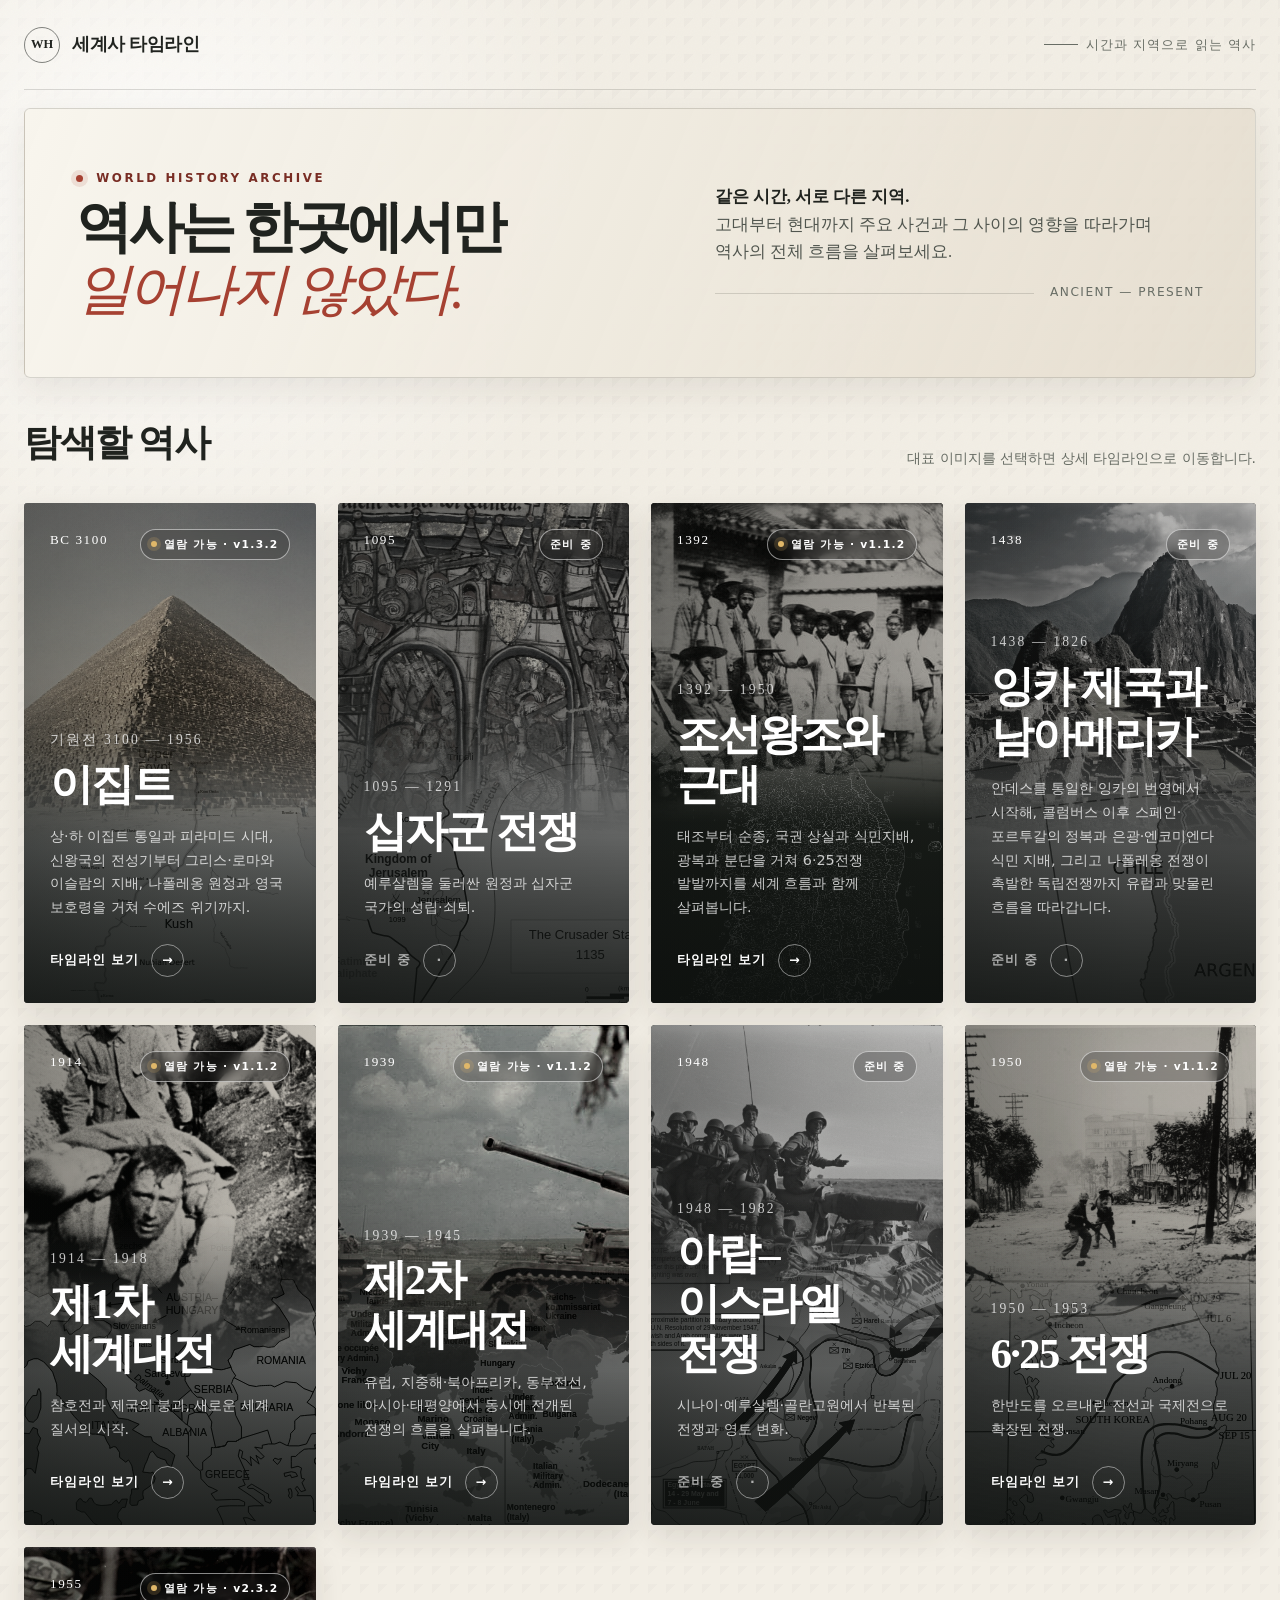
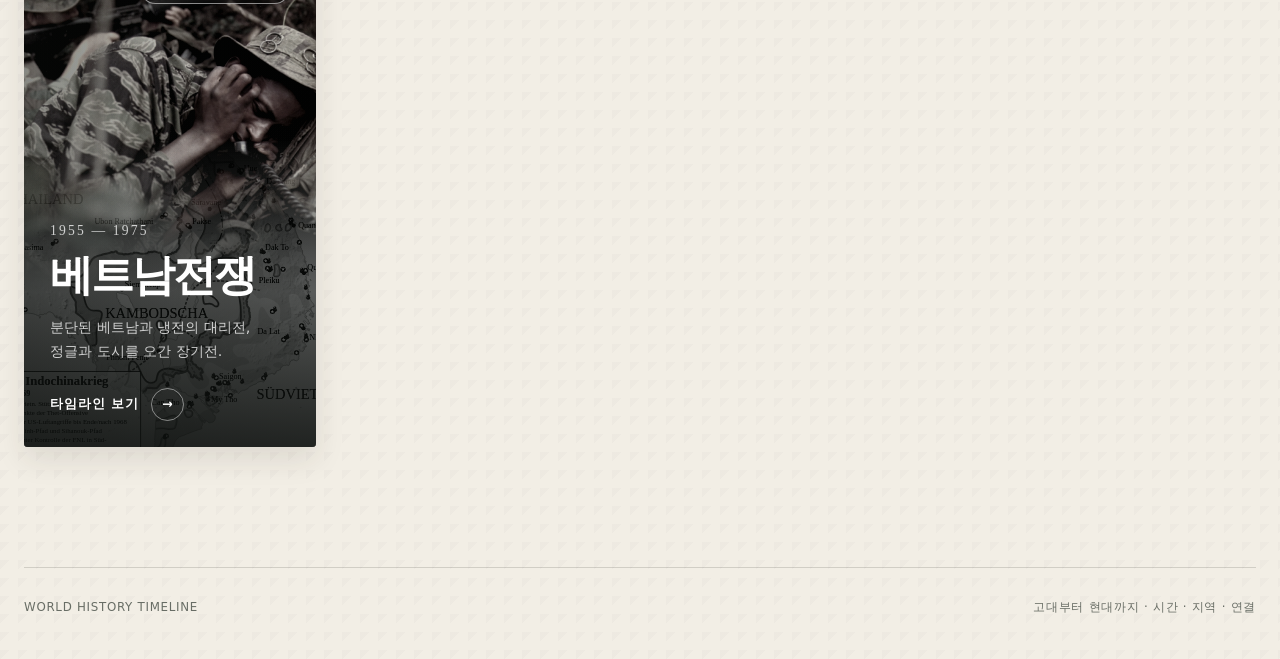
<file: index.html>
<!doctype html>
<html lang="ko">
<head>
  <meta charset="utf-8">
  <meta name="robots" content="noindex, nofollow, noarchive">
  <meta name="viewport" content="width=device-width, initial-scale=1, viewport-fit=cover">
  <meta name="description" content="고대부터 현대까지 세계사의 주요 사건을 시간과 지역의 흐름으로 살펴보는 타임라인">
  <meta name="theme-color" content="#f2eee5">
  <meta name="apple-mobile-web-app-capable" content="yes">
  <meta name="apple-mobile-web-app-status-bar-style" content="default">
  <meta name="apple-mobile-web-app-title" content="History Point">
  <link rel="manifest" href="manifest.webmanifest">
  <link rel="apple-touch-icon" sizes="180x180" href="assets/icons/apple-touch-icon.png">
  <link rel="icon" type="image/png" sizes="192x192" href="assets/icons/icon-192.png">
  <title>세계사 타임라인</title>
  <style>
    :root {
      --ink: #20231f;
      --muted: #686d65;
      --paper: #f2eee5;
      --paper-deep: #e4dccd;
      --card: #f8f5ed;
      --accent: #a64132;
      --accent-dark: #792d24;
      --line: rgba(48, 50, 44, 0.17);
      --shadow: 0 24px 60px rgba(45, 39, 29, 0.13);
    }

    * {
      box-sizing: border-box;
    }

    html {
      scroll-behavior: smooth;
    }

    body {
      margin: 0;
      min-width: 320px;
      color: var(--ink);
      background:
        radial-gradient(circle at 12% 8%, rgba(255, 255, 255, 0.8), transparent 28rem),
        linear-gradient(135deg, rgba(67, 61, 49, 0.025) 25%, transparent 25%) 0 0 / 18px 18px,
        var(--paper);
      font-family: "Apple SD Gothic Neo", "Noto Sans KR", Pretendard, system-ui, sans-serif;
      line-height: 1.6;
    }

    body::before {
      content: "";
      position: fixed;
      inset: 0;
      z-index: -1;
      pointer-events: none;
      opacity: 0.32;
      background-image: url("data:image/svg+xml,%3Csvg xmlns='http://www.w3.org/2000/svg' width='160' height='160' viewBox='0 0 160 160'%3E%3Cfilter id='n'%3E%3CfeTurbulence type='fractalNoise' baseFrequency='.85' numOctaves='3' stitchTiles='stitch'/%3E%3C/filter%3E%3Crect width='100%25' height='100%25' filter='url(%23n)' opacity='.08'/%3E%3C/svg%3E");
    }

    a {
      color: inherit;
    }

    button,
    a {
      -webkit-tap-highlight-color: transparent;
    }

    .page-shell {
      width: min(1240px, calc(100% - 48px));
      margin: 0 auto;
    }

    .site-header {
      display: flex;
      align-items: center;
      justify-content: space-between;
      min-height: 90px;
      border-bottom: 1px solid var(--line);
    }

    .brand {
      display: inline-flex;
      align-items: center;
      gap: 12px;
      text-decoration: none;
      font-family: Georgia, "Noto Serif KR", serif;
      font-size: 1.1rem;
      font-weight: 700;
      letter-spacing: -0.02em;
    }

    .brand-mark {
      display: grid;
      place-items: center;
      width: 36px;
      height: 36px;
      border: 1px solid rgba(32, 35, 31, 0.55);
      border-radius: 50%;
      font-size: 0.78rem;
      letter-spacing: 0;
    }

    .header-note {
      display: inline-flex;
      align-items: center;
      gap: 8px;
      color: var(--muted);
      font-size: 0.82rem;
      letter-spacing: 0.08em;
    }

    .header-note::before {
      content: "";
      width: 34px;
      height: 1px;
      background: currentColor;
    }

    .hero {
      display: grid;
      grid-template-columns: minmax(0, 1.08fr) minmax(300px, .92fr);
      gap: clamp(28px, 5vw, 70px);
      align-items: center;
      min-height: 270px;
      margin-top: 18px;
      margin-bottom: 28px;
      padding: 34px clamp(28px, 4vw, 54px);
      overflow: hidden;
      background:
        linear-gradient(112deg, rgba(248,245,237,.98), rgba(228,220,205,.86)),
        linear-gradient(135deg, rgba(166,65,50,.08), transparent 56%);
      border: 1px solid var(--line);
      border-radius: 6px;
      box-shadow: 0 12px 34px rgba(45,39,29,.08);
    }

    .eyebrow {
      display: flex;
      align-items: center;
      gap: 13px;
      margin: 0 0 12px;
      color: var(--accent-dark);
      font-size: 0.74rem;
      font-weight: 800;
      letter-spacing: 0.22em;
      text-transform: uppercase;
    }

    .eyebrow::before {
      content: "";
      width: 7px;
      height: 7px;
      border-radius: 50%;
      background: var(--accent);
      box-shadow: 0 0 0 5px rgba(166, 65, 50, 0.12);
    }

    h1 {
      max-width: 760px;
      margin: 0;
      font-family: Georgia, "Noto Serif KR", serif;
      font-size: clamp(2.35rem, 4.4vw, 4.35rem);
      font-weight: 600;
      line-height: 0.98;
      letter-spacing: -0.07em;
      word-break: keep-all;
    }

    h1 span {
      display: block;
      margin-top: 0.13em;
      color: var(--accent);
      font-style: italic;
      font-weight: 500;
    }

    .hero-copy {
      padding-bottom: 0;
    }

    .hero-copy p {
      margin: 0;
      color: #51564f;
      font-family: Georgia, "Noto Serif KR", serif;
      font-size: clamp(.9rem, 1.3vw, 1.08rem);
      line-height: 1.65;
      word-break: keep-all;
    }

    .hero-copy strong {
      color: var(--ink);
      font-weight: 700;
    }

    .period-rule {
      display: flex;
      align-items: center;
      gap: 16px;
      margin-top: 18px;
      color: var(--muted);
      font-size: 0.76rem;
      letter-spacing: 0.12em;
    }

    .period-rule::before {
      content: "";
      flex: 1;
      height: 1px;
      background: var(--line);
    }

    .archive {
      padding: 8px 0 120px;
    }

    .section-heading {
      display: flex;
      align-items: flex-end;
      justify-content: space-between;
      gap: 30px;
      margin-bottom: 30px;
    }

    .section-heading h2 {
      margin: 0;
      font-family: Georgia, "Noto Serif KR", serif;
      font-size: clamp(1.55rem, 3vw, 2.3rem);
      letter-spacing: -0.04em;
    }

    .section-heading p {
      margin: 0 0 4px;
      color: var(--muted);
      font-size: 0.87rem;
    }

    .event-grid {
      display: grid;
      grid-template-columns: repeat(12, 1fr);
      gap: 22px;
    }

    .event-card {
      position: relative;
      grid-column: span 4;
      min-height: 500px;
      overflow: hidden;
      color: #fff;
      background: #343831;
      border: 0;
      border-radius: 4px;
      box-shadow: 0 12px 30px rgba(42, 38, 31, 0.11);
      isolation: isolate;
      text-decoration: none;
      transition: transform 260ms ease, box-shadow 260ms ease;
    }

    .event-card.is-featured {
      grid-column: span 3;
      min-height: 500px;
    }

    .event-card:hover,
    .event-card:focus-visible {
      transform: translateY(-7px);
      box-shadow: var(--shadow);
    }

    .event-card:focus-visible {
      outline: 3px solid var(--accent);
      outline-offset: 4px;
    }

    .card-art,
    .card-overlay {
      position: absolute;
      inset: 0;
    }

    .card-art {
      width: 100%;
      height: 100%;
      transition: transform 650ms cubic-bezier(0.2, 0.7, 0.2, 1), filter 300ms ease;
    }

    .event-card > svg.card-art {
      display: none;
    }

    img.card-art {
      object-fit: cover;
      object-position: center;
    }

    .downloaded-composite {
      overflow: hidden;
      background: #28332f;
    }

    .downloaded-composite img {
      position: absolute;
      display: block;
    }

    .downloaded-composite .europe-map {
      inset: 0;
      width: 100%;
      height: 100%;
      object-fit: cover;
      object-position: center;
      filter: sepia(.32) saturate(.66) brightness(.67) contrast(1.12);
    }

    .downloaded-composite .tank-photo {
      right: -2%;
      bottom: 20%;
      width: 54%;
      height: 39%;
      object-fit: cover;
      border: 1px solid rgba(238, 226, 191, .52);
      box-shadow: 0 16px 36px rgba(0, 0, 0, .38);
      filter: sepia(.5) saturate(.52) contrast(1.12);
      transform: rotate(-2deg);
    }

    img.korea-art {
      object-fit: contain;
      object-position: center 38%;
      padding: 30px 18px 118px;
      background: #35464a;
      filter: sepia(.24) saturate(.7) brightness(.78) contrast(1.12);
    }

    .war-composite {
      overflow: hidden;
      background: #20241f;
    }

    .war-composite img {
      position: absolute;
      display: block;
      width: 100%;
    }

    .war-composite .war-map {
      inset: 0;
      height: 100%;
      object-fit: cover;
      object-position: center;
      filter: grayscale(1) brightness(.72) contrast(1.34);
      opacity: 1;
      transform: scale(1.04);
    }

    .war-composite .war-photo {
      inset: 0 0 auto;
      height: 69%;
      object-fit: cover;
      object-position: center;
      filter: grayscale(.72) sepia(.16) brightness(.82) contrast(1.12);
      -webkit-mask-image: linear-gradient(to bottom, #000 0%, #000 56%, rgba(0, 0, 0, .82) 72%, transparent 100%);
      mask-image: linear-gradient(to bottom, #000 0%, #000 56%, rgba(0, 0, 0, .82) 72%, transparent 100%);
    }

    .war-composite::after {
      content: "";
      position: absolute;
      inset: 0;
      background:
        linear-gradient(90deg, rgba(11, 13, 11, .18), transparent 55%),
        linear-gradient(180deg, transparent 34%, rgba(16, 18, 15, .08) 57%, rgba(16, 18, 15, .36) 100%);
      pointer-events: none;
    }

    .war-composite.ww1 .war-photo {
      object-position: 52% center;
    }

    .war-composite.ww2 .war-photo {
      object-position: center 47%;
    }

    .war-composite.korean-war .war-map {
      object-fit: contain;
      object-position: center 66%;
      padding: 6% 0 0;
      background: #354047;
      transform: scale(1.58);
    }

    .war-composite.korean-war .war-photo {
      object-position: center 42%;
    }

    .war-composite.vietnam-war .war-map {
      object-fit: cover;
      object-position: center 58%;
      transform: scale(1.12);
    }

    .war-composite.vietnam-war .war-photo {
      object-position: center 48%;
    }

    .war-composite.crusades .war-map {
      object-position: center 54%;
      transform: scale(1.08);
    }

    .war-composite.crusades .war-photo {
      height: 67%;
      object-position: center 46%;
      filter: grayscale(.46) sepia(.28) brightness(.76) contrast(1.15);
    }

    .war-composite.arab-israeli .war-map {
      object-position: center 54%;
      transform: scale(1.12);
    }

    .war-composite.arab-israeli .war-photo {
      object-position: center 47%;
      filter: grayscale(.78) sepia(.12) brightness(.79) contrast(1.16);
    }

    .war-composite.egypt .war-map {
      object-fit: cover;
      object-position: 54% 42%;
      transform: scale(1.16);
    }

    .war-composite.egypt .war-photo {
      object-position: center 54%;
      filter: grayscale(.68) sepia(.2) brightness(.84) contrast(1.12);
    }

    .war-composite.inca .war-map {
      object-fit: contain;
      object-position: center 60%;
      background: #3d4a44;
      transform: scale(1.34);
    }

    .war-composite.inca .war-photo {
      object-position: center 52%;
      filter: grayscale(.7) sepia(.14) brightness(.82) contrast(1.14);
    }

    .war-composite.joseon .war-map {
      object-fit: contain;
      object-position: center 74%;
      background: transparent;
      opacity: .78;
      filter: grayscale(1) invert(1) brightness(.86) contrast(1.58);
      mix-blend-mode: screen;
      transform: scale(1.42);
      -webkit-mask-image: radial-gradient(ellipse 70% 68% at center, #000 54%, rgba(0,0,0,.82) 74%, transparent 100%);
      mask-image: radial-gradient(ellipse 70% 68% at center, #000 54%, rgba(0,0,0,.82) 74%, transparent 100%);
    }

    .war-composite.joseon .war-photo {
      height: 64%;
      object-position: center 42%;
      filter: grayscale(1) sepia(.12) brightness(.78) contrast(1.16);
    }

    .event-card:hover .card-art,
    .event-card:focus-visible .card-art {
      transform: scale(1.045);
      filter: saturate(1.12);
    }

    .card-overlay {
      z-index: 1;
      background:
        linear-gradient(180deg, rgba(13, 16, 14, 0.08), rgba(13, 16, 14, 0.11) 38%, rgba(13, 16, 14, 0.82) 100%),
        linear-gradient(90deg, rgba(13, 16, 14, 0.2), transparent);
    }

    .event-card.is-upcoming .card-art {
      filter: grayscale(0.78) contrast(0.9);
    }

    .event-card.is-upcoming:hover .card-art,
    .event-card.is-upcoming:focus-visible .card-art {
      filter: grayscale(0.45) contrast(0.96);
    }

    .card-top,
    .card-body {
      position: absolute;
      z-index: 2;
      left: 0;
      right: 0;
      padding: 26px;
    }

    .card-top {
      top: 0;
      display: flex;
      justify-content: space-between;
      align-items: flex-start;
      gap: 16px;
    }

    .card-index {
      font-family: Georgia, serif;
      font-size: 0.82rem;
      letter-spacing: 0.12em;
    }

    .status {
      padding: 6px 10px;
      border: 1px solid rgba(255, 255, 255, 0.52);
      border-radius: 999px;
      background: rgba(18, 20, 18, 0.23);
      backdrop-filter: blur(7px);
      font-size: 0.67rem;
      font-weight: 700;
      letter-spacing: 0.12em;
    }

    .event-card:not(.is-upcoming) .status::before {
      content: "";
      display: inline-block;
      width: 6px;
      height: 6px;
      margin-right: 7px;
      border-radius: 50%;
      background: #e0b769;
      box-shadow: 0 0 0 4px rgba(224, 183, 105, 0.18);
      vertical-align: 1px;
    }

    .card-body {
      bottom: 0;
    }

    .event-period {
      display: block;
      margin-bottom: 9px;
      color: rgba(255, 255, 255, 0.76);
      font-family: Georgia, serif;
      font-size: 0.85rem;
      letter-spacing: 0.16em;
    }

    .card-body h3 {
      margin: 0;
      font-family: Georgia, "Noto Serif KR", serif;
      font-size: clamp(1.75rem, 3.4vw, 2.7rem);
      line-height: 1.16;
      letter-spacing: -0.045em;
      word-break: keep-all;
    }

    .event-card:not(.is-featured) .card-body h3 {
      font-size: clamp(1.45rem, 2.5vw, 2rem);
    }

    .card-description {
      max-width: 520px;
      margin: 15px 0 0;
      color: rgba(255, 255, 255, 0.77);
      font-size: 0.9rem;
      line-height: 1.65;
      word-break: keep-all;
    }

    .card-action {
      display: inline-flex;
      align-items: center;
      gap: 12px;
      margin-top: 24px;
      font-size: 0.79rem;
      font-weight: 800;
      letter-spacing: 0.08em;
    }

    .card-action::after {
      content: "→";
      display: grid;
      place-items: center;
      width: 31px;
      height: 31px;
      border: 1px solid rgba(255, 255, 255, 0.46);
      border-radius: 50%;
      transition: transform 220ms ease, background 220ms ease;
    }

    .event-card:hover .card-action::after,
    .event-card:focus-visible .card-action::after {
      transform: translateX(4px);
      background: rgba(255, 255, 255, 0.12);
    }

    .is-upcoming .card-action {
      color: rgba(255, 255, 255, 0.62);
    }

    .is-upcoming .card-action::after {
      content: "·";
    }

    .site-footer {
      display: flex;
      align-items: center;
      justify-content: space-between;
      gap: 30px;
      padding: 30px 0 42px;
      color: var(--muted);
      border-top: 1px solid var(--line);
      font-size: 0.74rem;
      letter-spacing: 0.06em;
    }

    .toast {
      position: fixed;
      left: 50%;
      bottom: 26px;
      z-index: 10;
      padding: 13px 18px;
      color: #fff;
      background: rgba(27, 30, 26, 0.93);
      border: 1px solid rgba(255, 255, 255, 0.15);
      border-radius: 999px;
      box-shadow: 0 12px 35px rgba(0, 0, 0, 0.23);
      font-size: 0.84rem;
      opacity: 0;
      transform: translate(-50%, 16px);
      pointer-events: none;
      transition: opacity 180ms ease, transform 180ms ease;
    }

    .toast.is-visible {
      opacity: 1;
      transform: translate(-50%, 0);
    }

    @media (max-width: 960px) {
      .hero {
        grid-template-columns: 1fr;
        gap: 12px;
        min-height: 0;
        padding: 28px 32px 24px;
      }

      .hero-copy {
        max-width: 620px;
      }

      .event-card.is-featured,
      .event-card:not(.is-featured) {
        grid-column: span 6;
        min-height: 500px;
      }
    }

    @media (max-width: 640px) {
      .page-shell {
        width: min(100% - 28px, 1240px);
      }

      .site-header {
        min-height: 72px;
      }

      .header-note {
        display: none;
      }

      .hero {
        margin-top: 12px;
        margin-bottom: 22px;
        padding: 22px 20px 20px;
      }

      h1 {
        font-size: clamp(1.9rem, 8.4vw, 2.2rem);
        line-height: 1.03;
      }

      .eyebrow {
        margin-bottom: 8px;
        font-size: .62rem;
      }

      .hero-copy p {
        font-size: .82rem;
        line-height: 1.55;
      }

      .period-rule {
        margin-top: 12px;
      }

      .section-heading {
        align-items: flex-start;
        flex-direction: column;
        gap: 6px;
      }

      .event-grid {
        display: flex;
        flex-direction: column;
      }

      .event-card,
      .event-card.is-featured,
      .event-card:not(.is-featured) {
        min-height: 480px;
      }

      .card-top,
      .card-body {
        padding: 22px;
      }

      .archive {
        padding-bottom: 80px;
      }

      .site-footer {
        align-items: flex-start;
        flex-direction: column;
        gap: 7px;
      }
    }

    @media (prefers-reduced-motion: reduce) {
      *,
      *::before,
      *::after {
        scroll-behavior: auto !important;
        transition-duration: 0.01ms !important;
      }
    }
  </style>
</head>
<body>
  <header class="site-header page-shell">
    <a class="brand" href="./" aria-label="세계사 타임라인 홈">
      <span class="brand-mark" aria-hidden="true">WH</span>
      <span>세계사 타임라인</span>
    </a>
    <span class="header-note">시간과 지역으로 읽는 역사</span>
  </header>

  <main>
    <section class="hero page-shell" aria-labelledby="page-title">
      <div>
        <p class="eyebrow">World History Archive</p>
        <h1 id="page-title">역사는 한곳에서만<span>일어나지 않았다.</span></h1>
      </div>
      <div class="hero-copy">
        <p><strong>같은 시간, 서로 다른 지역.</strong><br>고대부터 현대까지 주요 사건과 그 사이의 영향을 따라가며 역사의 전체 흐름을 살펴보세요.</p>
        <div class="period-rule" aria-hidden="true">ANCIENT — PRESENT</div>
      </div>
    </section>

    <section class="archive page-shell" aria-labelledby="archive-title">
      <div class="section-heading">
        <h2 id="archive-title">탐색할 역사</h2>
        <p>대표 이미지를 선택하면 상세 타임라인으로 이동합니다.</p>
      </div>

      <div class="event-grid" aria-label="시작 시점이 오래된 순서로 정렬된 역사 주제">
        <a class="event-card is-featured" href="egypt.html" data-start-year="-3100" aria-label="이집트 상세 타임라인 보기">
          <div class="card-art war-composite egypt" role="img" aria-label="고대 이집트 지도 위로 기자의 대피라미드 사진이 겹쳐진 이미지">
            <img class="war-map" src="images/egypt-ancient-map.svg" alt="">
            <img class="war-photo" src="images/egypt-giza-pyramids.jpg" alt="">
          </div>
          <div class="card-overlay"></div>
          <div class="card-top">
            <span class="card-index">BC 3100</span>
            <span class="status">열람 가능</span>
          </div>
          <div class="card-body">
            <span class="event-period">기원전 3100 — 1956</span>
            <h3>이집트</h3>
            <p class="card-description">상·하 이집트 통일과 피라미드 시대, 신왕국의 전성기부터 그리스·로마와 이슬람의 지배, 나폴레옹 원정과 영국 보호령을 거쳐 수에즈 위기까지.</p>
            <span class="card-action">타임라인 보기</span>
          </div>
        </a>

        <a class="event-card is-featured is-upcoming" href="#" data-start-year="1095" data-upcoming="true" aria-label="십자군 전쟁 타임라인 준비 중">
          <div class="card-art war-composite crusades" role="img" aria-label="1099년 예루살렘 공방전 고문서 삽화와 1135년 십자군 국가 지도">
            <img class="war-map" src="images/crusades-states-1135.svg" alt="">
            <img class="war-photo" src="images/crusades-jerusalem-1099.png" alt="">
          </div>
          <div class="card-overlay"></div>
          <div class="card-top">
            <span class="card-index">1095</span>
            <span class="status">준비 중</span>
          </div>
          <div class="card-body">
            <span class="event-period">1095 — 1291</span>
            <h3>십자군 전쟁</h3>
            <p class="card-description">예루살렘을 둘러싼 원정과 십자군 국가의 성립·쇠퇴.</p>
            <span class="card-action">준비 중</span>
          </div>
        </a>

        <a class="event-card is-featured is-upcoming" href="#" data-start-year="1438" data-upcoming="true" aria-label="잉카 제국과 남아메리카 타임라인 준비 중">
          <div class="card-art war-composite inca" role="img" aria-label="1438년 이후 잉카 제국의 확장 지도 위로 마추픽추 유적 사진이 겹쳐진 이미지">
            <img class="war-map" src="images/inca-expansion-map.svg" alt="">
            <img class="war-photo" src="images/inca-machu-picchu.jpg" alt="">
          </div>
          <div class="card-overlay"></div>
          <div class="card-top">
            <span class="card-index">1438</span>
            <span class="status">준비 중</span>
          </div>
          <div class="card-body">
            <span class="event-period">1438 — 1826</span>
            <h3>잉카 제국과 남아메리카</h3>
            <p class="card-description">안데스를 통일한 잉카의 번영에서 시작해, 콜럼버스 이후 스페인·포르투갈의 정복과 은광·엔코미엔다 식민 지배, 그리고 나폴레옹 전쟁이 촉발한 독립전쟁까지 유럽과 맞물린 흐름을 따라갑니다.</p>
            <span class="card-action">준비 중</span>
          </div>
        </a>

        <a class="event-card is-featured" href="joseon-dynasty.html" data-start-year="1392" aria-label="조선왕조와 근대 한국 상세 타임라인 보기">
          <div class="card-art war-composite joseon" role="img" aria-label="대동여지도 위로 1863년 조선 사람들의 흑백사진이 겹쳐진 이미지">
            <img class="war-map" src="images/daedongyeojido.png" alt="">
            <img class="war-photo" src="images/joseon-scholars-1863.jpg" alt="">
          </div>
          <div class="card-overlay"></div>
          <div class="card-top">
            <span class="card-index">1392</span>
            <span class="status">열람 가능</span>
          </div>
          <div class="card-body">
            <span class="event-period">1392 — 1950</span>
            <h3>조선왕조와 근대</h3>
            <p class="card-description">태조부터 순종, 국권 상실과 식민지배, 광복과 분단을 거쳐 6·25전쟁 발발까지를 세계 흐름과 함께 살펴봅니다.</p>
            <span class="card-action">타임라인 보기</span>
          </div>
        </a>

        <a class="event-card is-featured" href="world-war-1.html" data-start-year="1914" aria-label="제1차 세계대전 상세 타임라인 보기">
          <div class="card-art war-composite ww1" role="img" aria-label="1914년 유럽 군사동맹 지도 위로 1916년 솜 전투 참호 사진이 겹쳐진 이미지">
            <img class="war-map" src="images/ww1-europe-alliances-1914.svg" alt="">
            <img class="war-photo" src="images/ww1-somme-trench.jpg" alt="">
          </div>
          <div class="card-overlay"></div>
          <div class="card-top">
            <span class="card-index">1914</span>
            <span class="status">열람 가능</span>
          </div>
          <div class="card-body">
            <span class="event-period">1914 — 1918</span>
            <h3>제1차 세계대전</h3>
            <p class="card-description">참호전과 제국의 붕괴, 새로운 세계 질서의 시작.</p>
            <span class="card-action">타임라인 보기</span>
          </div>
        </a>

        <a class="event-card is-featured" href="world-war-2.html" data-start-year="1939" aria-label="제2차 세계대전 상세 타임라인 보기">
          <div class="card-art war-composite ww2" role="img" aria-label="1942년 유럽 세력 지도 위로 1941년 우크라이나의 독일 4호 전차 사진이 겹쳐진 이미지">
            <img class="war-map" src="images/ww2-europe-1942.svg" alt="">
            <img class="war-photo" src="images/ww2-panzer-iv-ukraine.jpg" alt="">
          </div>
          <svg class="card-art" viewBox="0 0 800 700" preserveAspectRatio="xMidYMid slice" role="img" aria-label="제2차 세계대전 당시 유럽과 북아프리카를 형상화한 지도 일러스트">
            <defs>
              <linearGradient id="ww2-bg" x1="0" y1="0" x2="1" y2="1">
                <stop offset="0" stop-color="#596658"/>
                <stop offset="0.52" stop-color="#2f403d"/>
                <stop offset="1" stop-color="#172521"/>
              </linearGradient>
              <filter id="ww2-noise">
                <feTurbulence baseFrequency=".025" numOctaves="4" seed="8"/>
                <feDisplacementMap in="SourceGraphic" scale="12"/>
              </filter>
            </defs>
            <rect width="800" height="700" fill="url(#ww2-bg)"/>
            <g fill="#b7b99d" stroke="#e0ddc5" stroke-width="2" opacity=".82" filter="url(#ww2-noise)">
              <path d="M63 229l25-70 72-43 83 12 35 45-20 43-69 20-63 36-54-13z"/>
              <path d="M253 201l43-38 57 7 20 57-38 49-59-16z"/>
              <path d="M327 145l27-62 48-13 22 31-18 80-38 14z"/>
              <path d="M386 182l37-75 33-50 40 9 11 66-43 64z"/>
              <path d="M381 220l62-36 91 16 31 65-48 73-81-3-48-55z"/>
              <path d="M522 201l79-69 102 11 54 73-35 82-85 23-70-43z"/>
              <path d="M435 336l35 17 25 54 30 19-12 39-31-11-18-55-39-27z"/>
              <path d="M266 279l75-7 41 54-22 63-73 18-59-52z"/>
              <path d="M69 397l135-56 114 68 116 19 67 101H55z" opacity=".55"/>
            </g>
            <g fill="#d9bd7d" opacity=".9">
              <circle cx="340" cy="234" r="7"/><circle cx="429" cy="252" r="7"/><circle cx="548" cy="245" r="7"/>
            </g>
            <g fill="none" stroke="#d6b36a" stroke-linecap="round">
              <path d="M564 245c-61 33-104 68-136 110" stroke-width="4"/>
              <path d="M440 335l-12 20 23-2" stroke-width="4"/>
              <path d="M332 230c-58 35-94 71-121 113" stroke-width="3" stroke-dasharray="5 10"/>
            </g>
            <g transform="translate(141 400)" fill="#1a2521" stroke="#c9b87b" stroke-width="3">
              <path d="M38 89h315l34 51H17z"/>
              <path d="M83 35h175l47 54H54z"/>
              <path d="M143 8h80l35 27H118z"/>
              <rect x="220" y="18" width="181" height="12" rx="6"/>
              <circle cx="78" cy="143" r="35"/><circle cx="165" cy="143" r="35"/><circle cx="252" cy="143" r="35"/><circle cx="335" cy="143" r="32"/>
              <path d="M39 113h319" fill="none" stroke-width="13"/>
            </g>
            <g opacity=".16" stroke="#fff">
              <path d="M0 116h800M0 232h800M0 348h800M0 464h800M0 580h800"/>
              <path d="M133 0v700M266 0v700M399 0v700M532 0v700M665 0v700"/>
            </g>
          </svg>
          <div class="card-overlay"></div>
          <div class="card-top">
            <span class="card-index">1939</span>
            <span class="status">열람 가능</span>
          </div>
          <div class="card-body">
            <span class="event-period">1939 — 1945</span>
            <h3>제2차 세계대전</h3>
            <p class="card-description">유럽, 지중해·북아프리카, 동부전선, 아시아·태평양에서 동시에 전개된 전쟁의 흐름을 살펴봅니다.</p>
            <span class="card-action">타임라인 보기</span>
          </div>
        </a>

        <a class="event-card is-featured is-upcoming" href="#" data-start-year="1948" data-upcoming="true" aria-label="아랍 이스라엘 전쟁 타임라인 준비 중">
          <div class="card-art war-composite arab-israeli" role="img" aria-label="1967년 라파로 진입하는 이스라엘 전차부대 사진과 1948년 아랍–이스라엘 전쟁 지도">
            <img class="war-map" src="images/arab-israeli-war-1948.svg" alt="">
            <img class="war-photo" src="images/arab-israeli-rafa-1967.jpg" alt="">
          </div>
          <div class="card-overlay"></div>
          <div class="card-top">
            <span class="card-index">1948</span>
            <span class="status">준비 중</span>
          </div>
          <div class="card-body">
            <span class="event-period">1948 — 1982</span>
            <h3>아랍–이스라엘 전쟁</h3>
            <p class="card-description">시나이·예루살렘·골란고원에서 반복된 전쟁과 영토 변화.</p>
            <span class="card-action">준비 중</span>
          </div>
        </a>

        <a class="event-card is-featured" href="korean-war.html" data-start-year="1950" aria-label="6·25 전쟁 상세 타임라인 보기">
          <div class="card-art war-composite korean-war" role="img" aria-label="한국전쟁 제1단계 전선 지도 위로 1950년 서울 전투 사진이 겹쳐진 이미지">
            <img class="war-map" src="images/korean-war-phase-1.svg" alt="">
            <img class="war-photo" src="images/korean-war-seoul.jpg" alt="">
          </div>
          <svg class="card-art" viewBox="0 0 460 700" preserveAspectRatio="xMidYMid slice" role="img" aria-label="한반도와 전선 이동을 형상화한 6·25 전쟁 지도 일러스트">
            <defs>
              <linearGradient id="kw-bg" x1="0" y1="0" x2="1" y2="1">
                <stop offset="0" stop-color="#54646a"/>
                <stop offset=".48" stop-color="#334a4e"/>
                <stop offset="1" stop-color="#192a2c"/>
              </linearGradient>
              <filter id="kw-warp"><feTurbulence baseFrequency=".035" numOctaves="3" seed="4"/><feDisplacementMap in="SourceGraphic" scale="8"/></filter>
            </defs>
            <rect width="460" height="700" fill="url(#kw-bg)"/>
            <g opacity=".13" stroke="#fff">
              <path d="M0 100h460M0 200h460M0 300h460M0 400h460M0 500h460M0 600h460"/>
              <path d="M92 0v700M184 0v700M276 0v700M368 0v700"/>
            </g>
            <g fill="#aeb69e" stroke="#d7dbc5" stroke-width="2.5" opacity=".9" filter="url(#kw-warp)">
              <path d="M285 38l-25 32-1 43-24 20 4 35-22 26 14 28-17 25 18 26-7 35 24 30-2 38 21 31-8 35 17 25-3 31 21 20 8 47 24 28 21-12-4-44 17-30-11-36 17-24-3-37-21-22 8-35-22-31 5-43-27-25 10-36-24-31 8-43-17-37 3-45-20-39 4-45-19-33z"/>
              <path d="M332 569l25 18 13 37-18 30-27-14-10-38z"/>
            </g>
            <path d="M206 340c49-17 98-15 151 4" stroke="#d4b86d" stroke-width="6" stroke-dasharray="8 9" fill="none"/>
            <g fill="none" stroke="#d4b86d" stroke-width="3" stroke-linecap="round">
              <path d="M275 210c-31 59-30 105-4 157"/>
              <path d="M258 344l13 23 13-23"/>
              <path d="M301 482c25-43 25-75 5-111"/>
              <path d="M318 394l-12-23-12 23"/>
            </g>
            <circle cx="275" cy="331" r="8" fill="#cf765d"/>
            <circle cx="301" cy="510" r="7" fill="#d4b86d"/>
            <g fill="#f2ead0" font-family="sans-serif" font-size="15" font-weight="700" opacity=".78">
              <text x="294" y="324">서울</text>
              <text x="320" y="517">부산</text>
            </g>
          </svg>
          <div class="card-overlay"></div>
          <div class="card-top">
            <span class="card-index">1950</span>
            <span class="status">열람 가능</span>
          </div>
          <div class="card-body">
            <span class="event-period">1950 — 1953</span>
            <h3>6·25 전쟁</h3>
            <p class="card-description">한반도를 오르내린 전선과 국제전으로 확장된 전쟁.</p>
            <span class="card-action">타임라인 보기</span>
          </div>
        </a>

        <a class="event-card is-featured" href="vietnam-war.html" data-start-year="1955" aria-label="베트남전쟁 상세 타임라인 보기">
          <div class="card-art war-composite vietnam-war" role="img" aria-label="1968~1969년 베트남전쟁 전황 지도 위로 1969년 정글에서 작전 중인 미군 사진이 겹쳐진 이미지">
            <img class="war-map" src="images/vietnam-war-map-1968-1969.svg" alt="">
            <img class="war-photo" src="images/vietnam-war-jungle-combat.jpg" alt="">
          </div>
          <div class="card-overlay"></div>
          <div class="card-top">
            <span class="card-index">1955</span>
            <span class="status">열람 가능</span>
          </div>
          <div class="card-body">
            <span class="event-period">1955 — 1975</span>
            <h3>베트남전쟁</h3>
            <p class="card-description">분단된 베트남과 냉전의 대리전, 정글과 도시를 오간 장기전.</p>
            <span class="card-action">타임라인 보기</span>
          </div>
        </a>
      </div>
    </section>
  </main>

  <footer class="site-footer page-shell">
    <span>WORLD HISTORY TIMELINE</span>
    <span>고대부터 현대까지 · 시간 · 지역 · 연결</span>
  </footer>

  <div class="toast" role="status" aria-live="polite">이 타임라인은 현재 준비 중입니다.</div>

  <script>
    const toast = document.querySelector('.toast');
    let toastTimer;

    const eventGrid = document.querySelector('.event-grid');
    const eventCards = [...eventGrid.querySelectorAll('.event-card')];

    eventCards
      .sort((a, b) => Number(a.dataset.startYear) - Number(b.dataset.startYear))
      .forEach((card) => eventGrid.appendChild(card));

    eventCards
      .filter((card) => card.dataset.upcoming !== 'true')
      .forEach(async (card) => {
        try {
          const response = await fetch(card.getAttribute('href'), { cache: 'no-cache' });
          if (!response.ok) return;
          const version = (await response.text()).match(/class="page-version">\s*(v[\d.]+)/)?.[1];
          const status = card.querySelector('.status');
          if (version && status) status.textContent = `열람 가능 · ${version}`;
        } catch {}
      });

    document.querySelectorAll('[data-upcoming="true"]').forEach((card) => {
      card.addEventListener('click', (event) => {
        event.preventDefault();
        window.clearTimeout(toastTimer);
        toast.classList.add('is-visible');
        toastTimer = window.setTimeout(() => toast.classList.remove('is-visible'), 2200);
      });
    });
  </script>
</body>
</html>
</file>
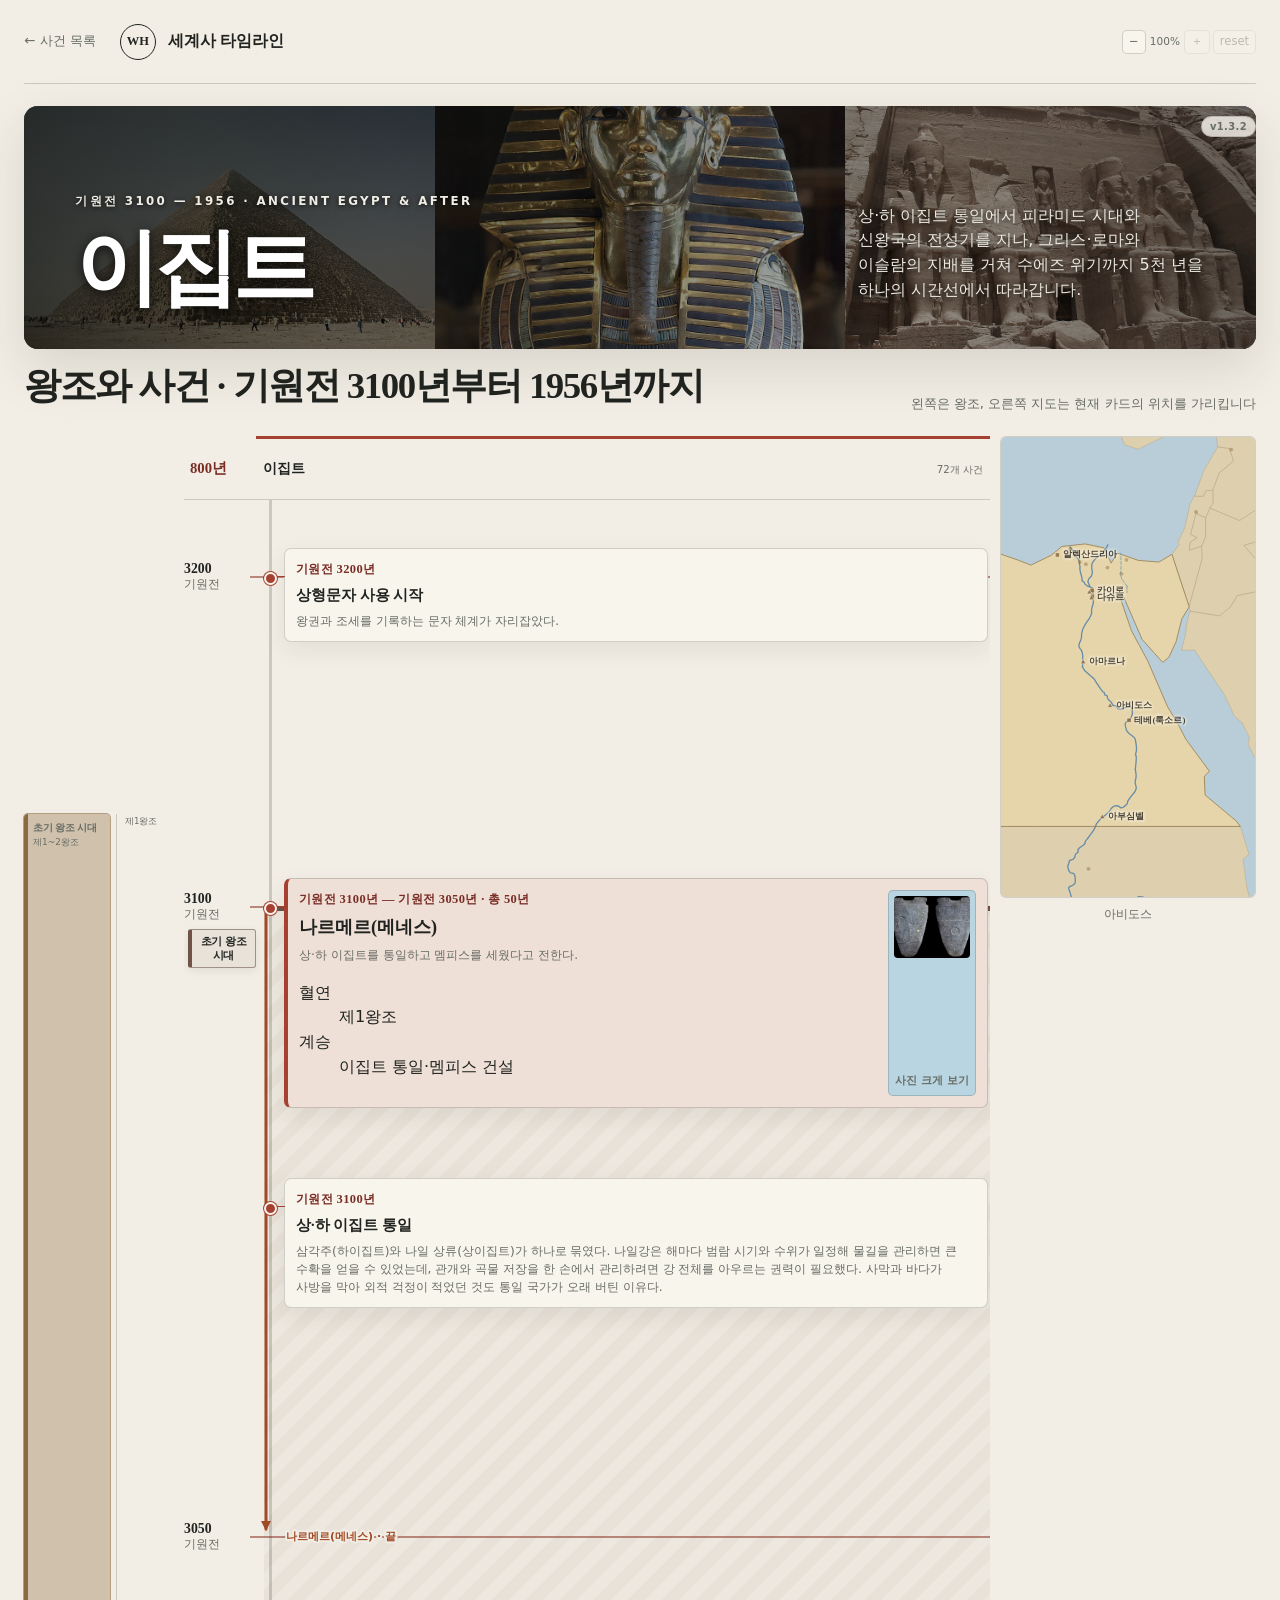
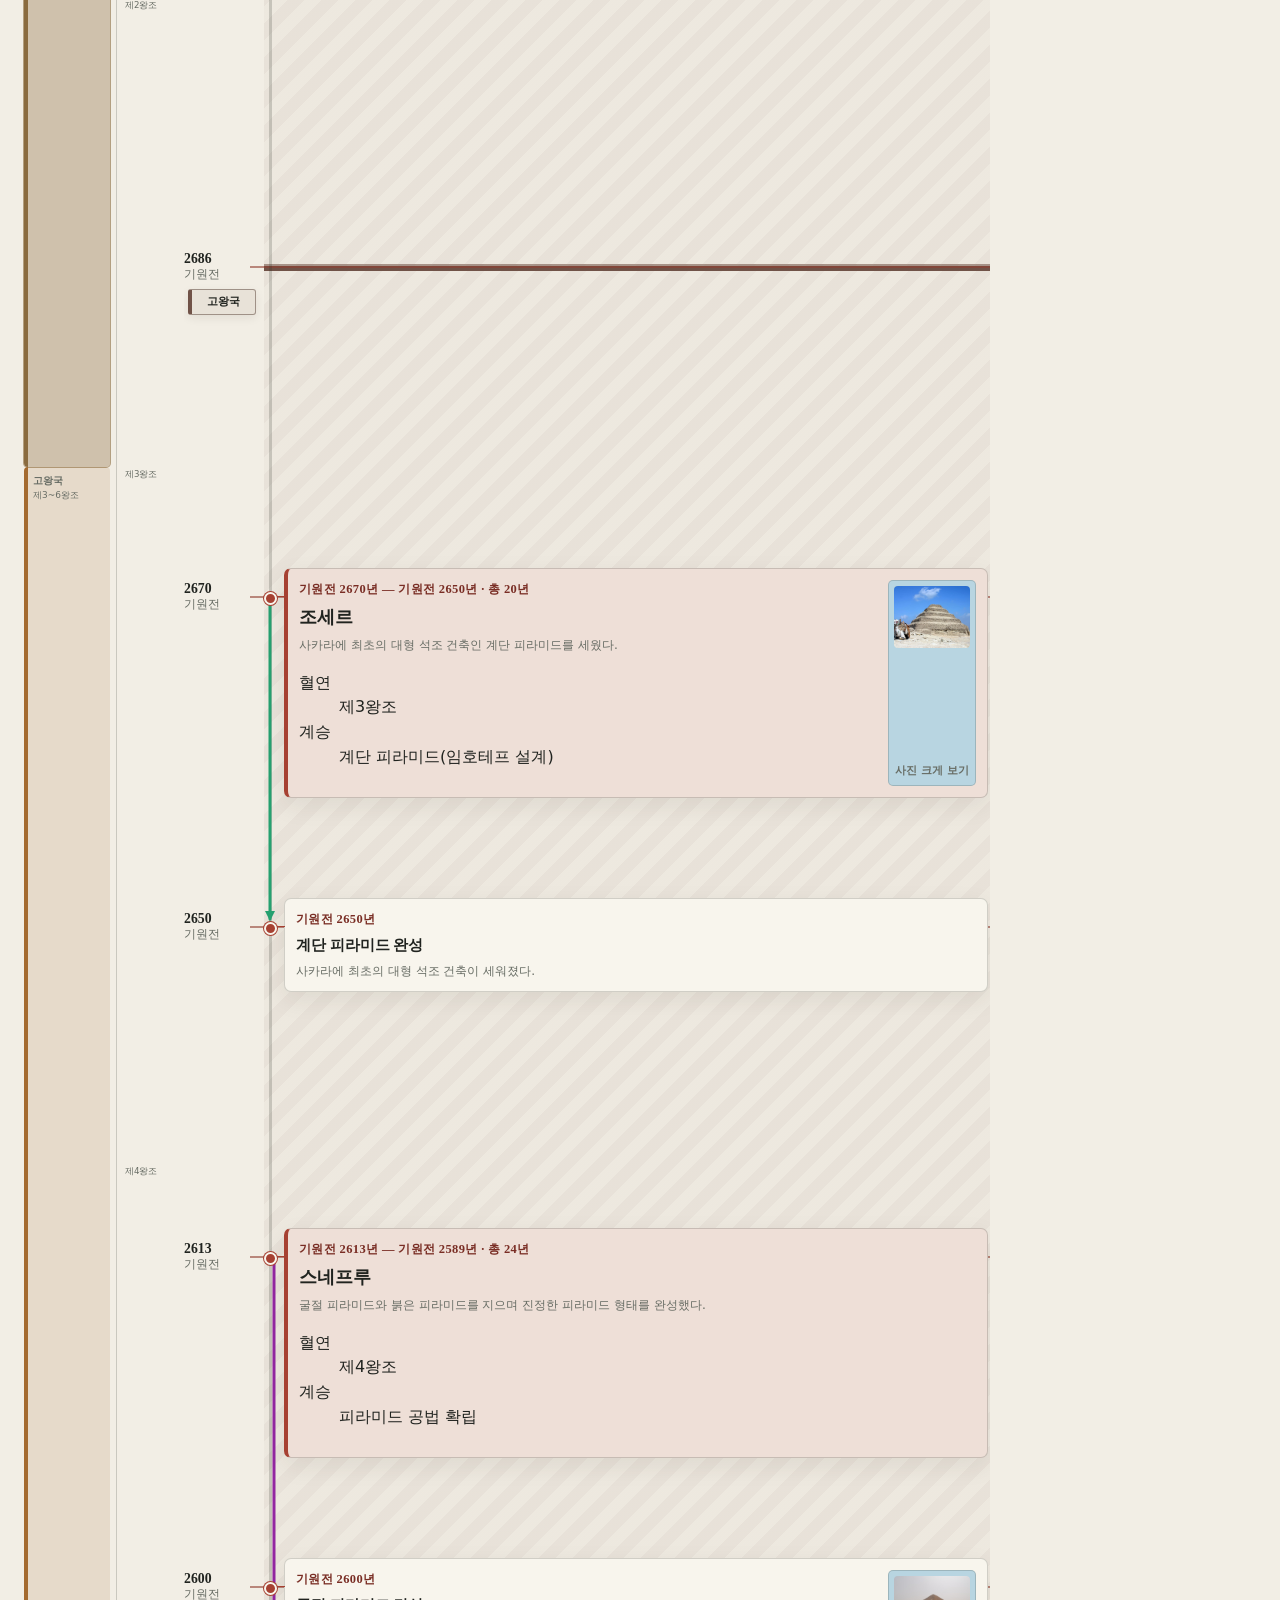
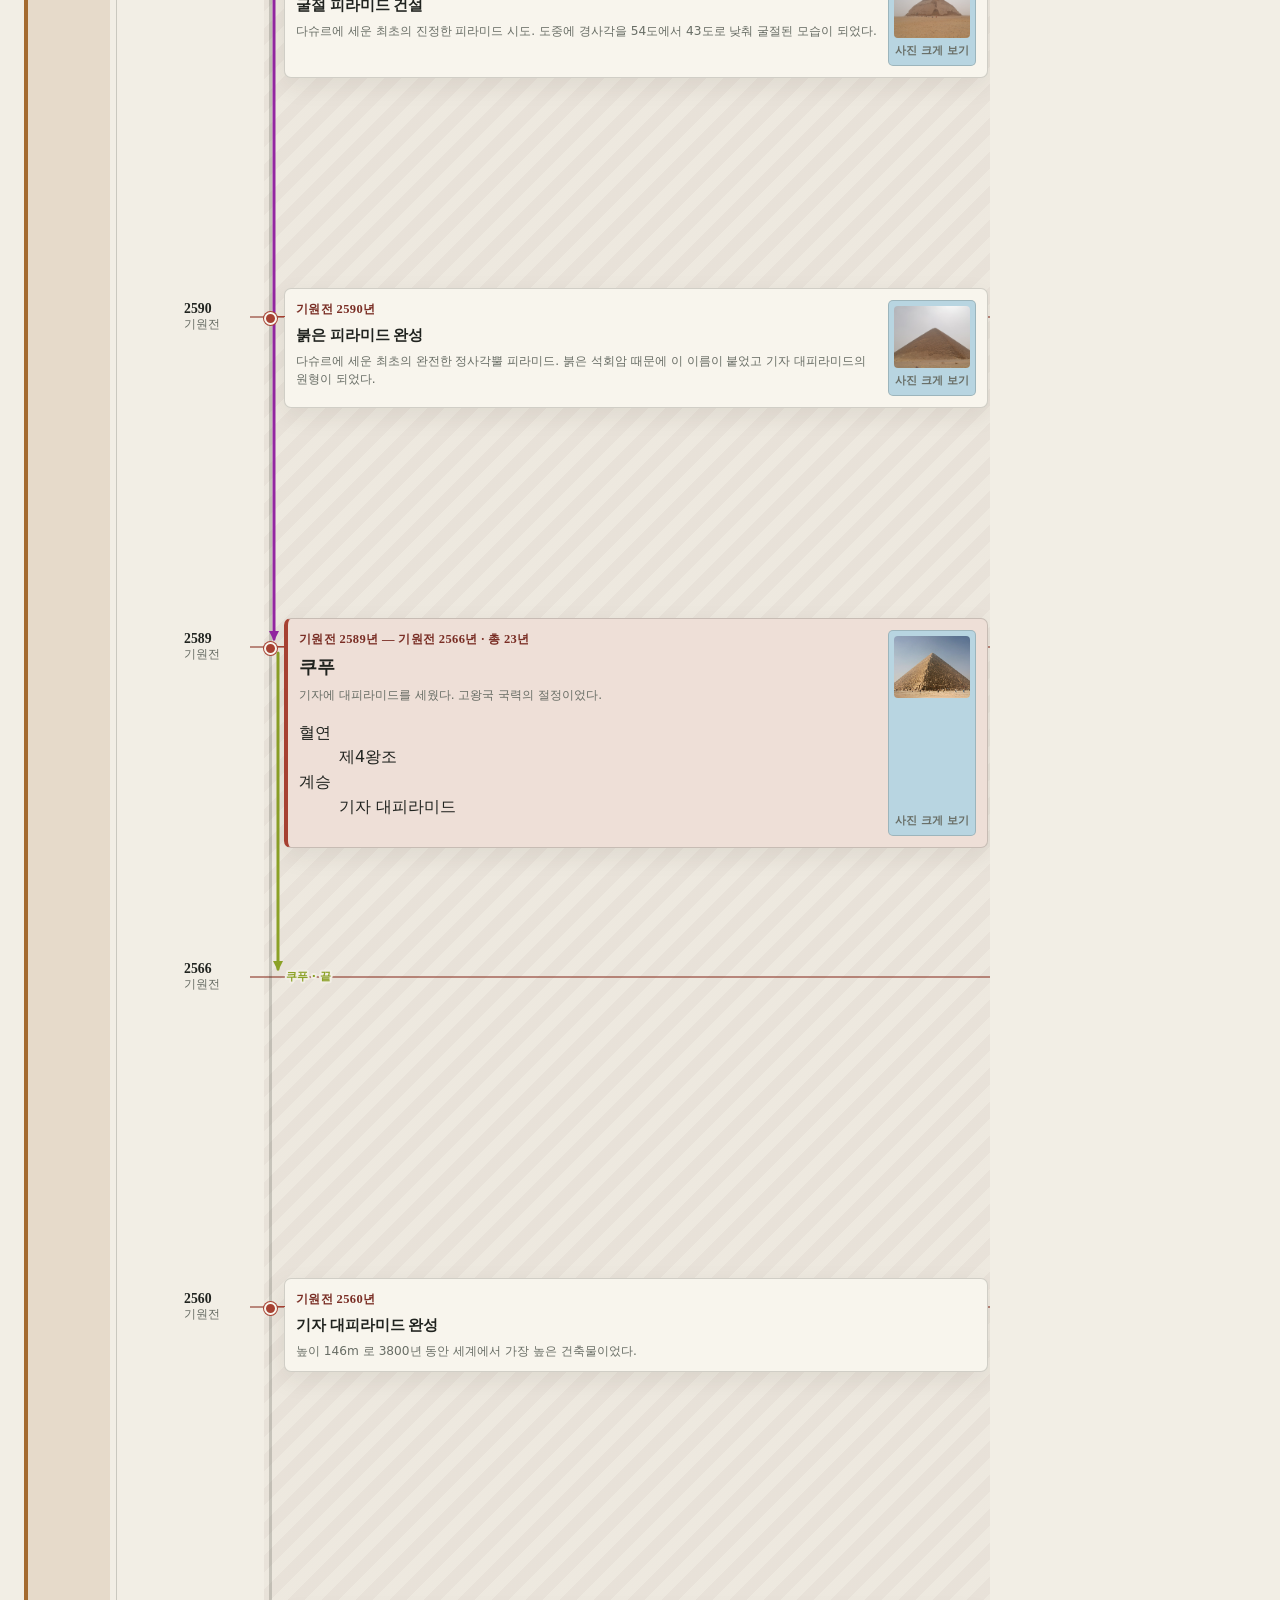
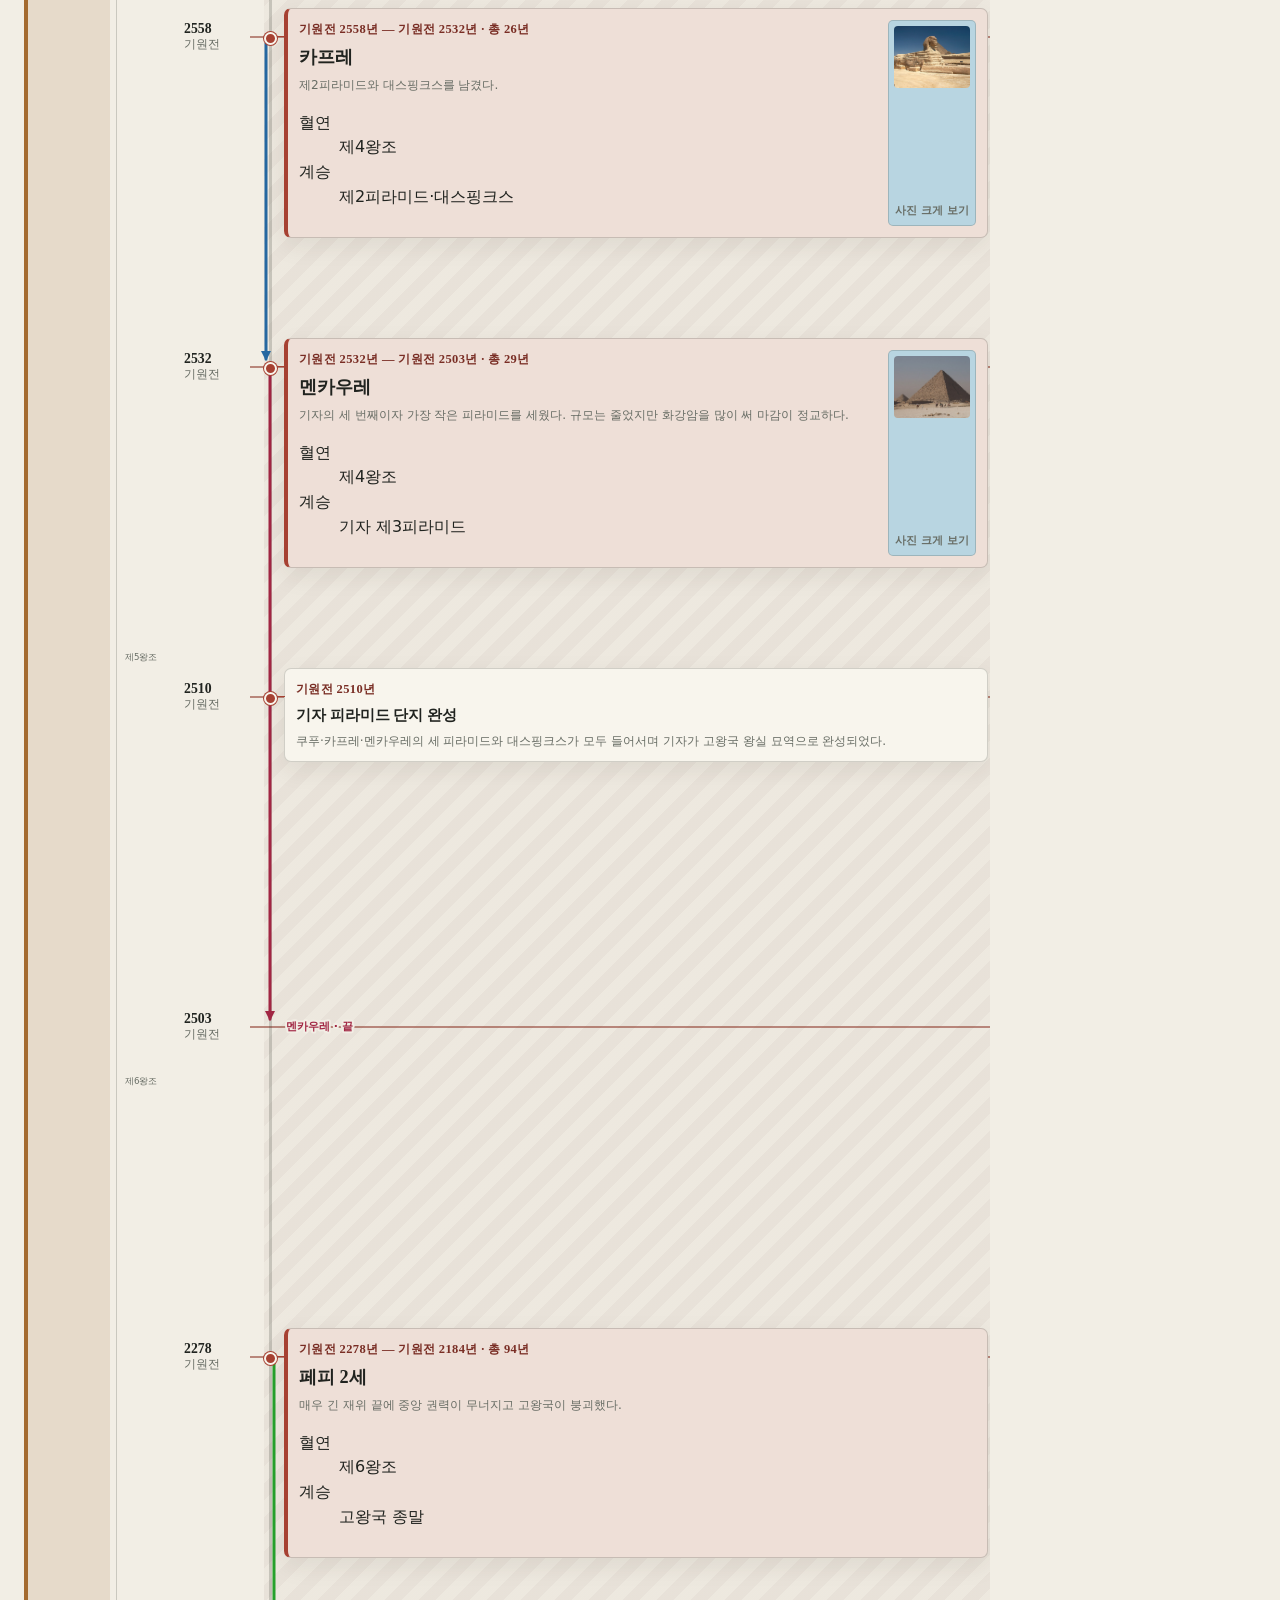
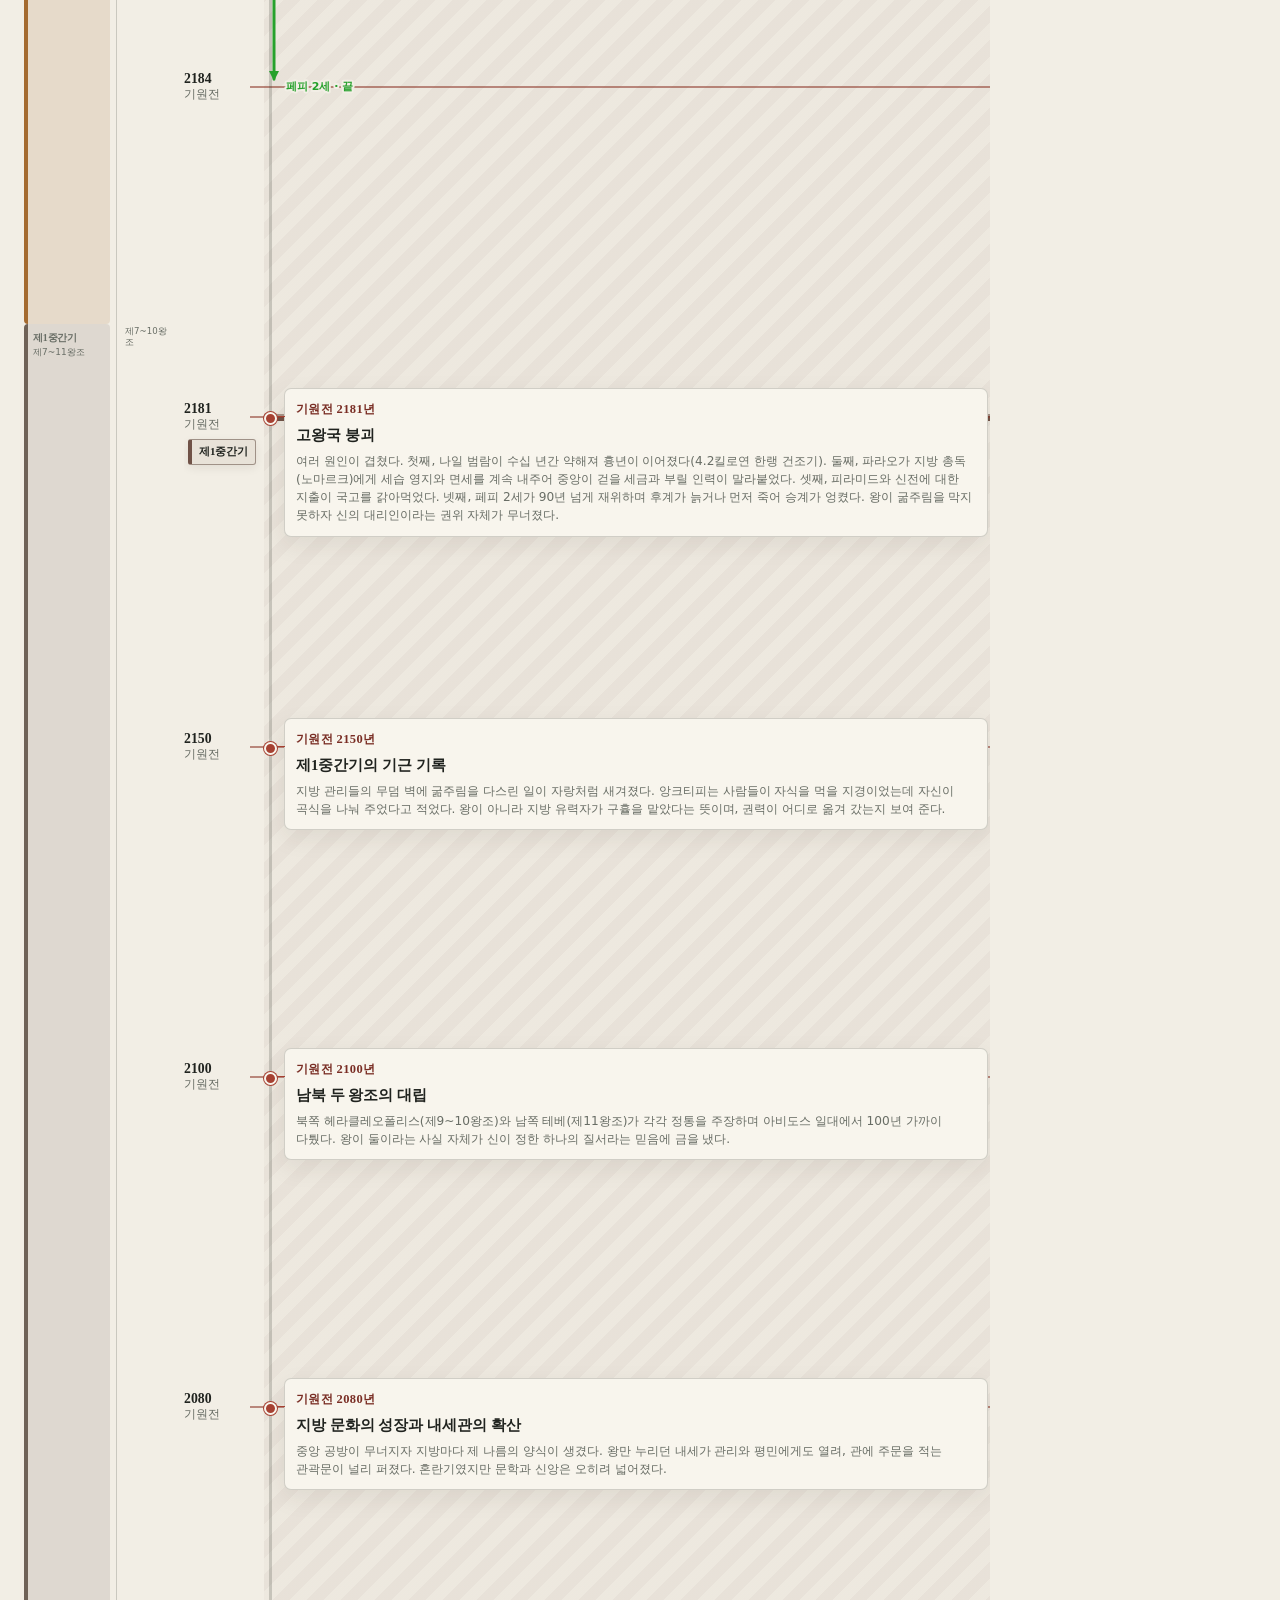
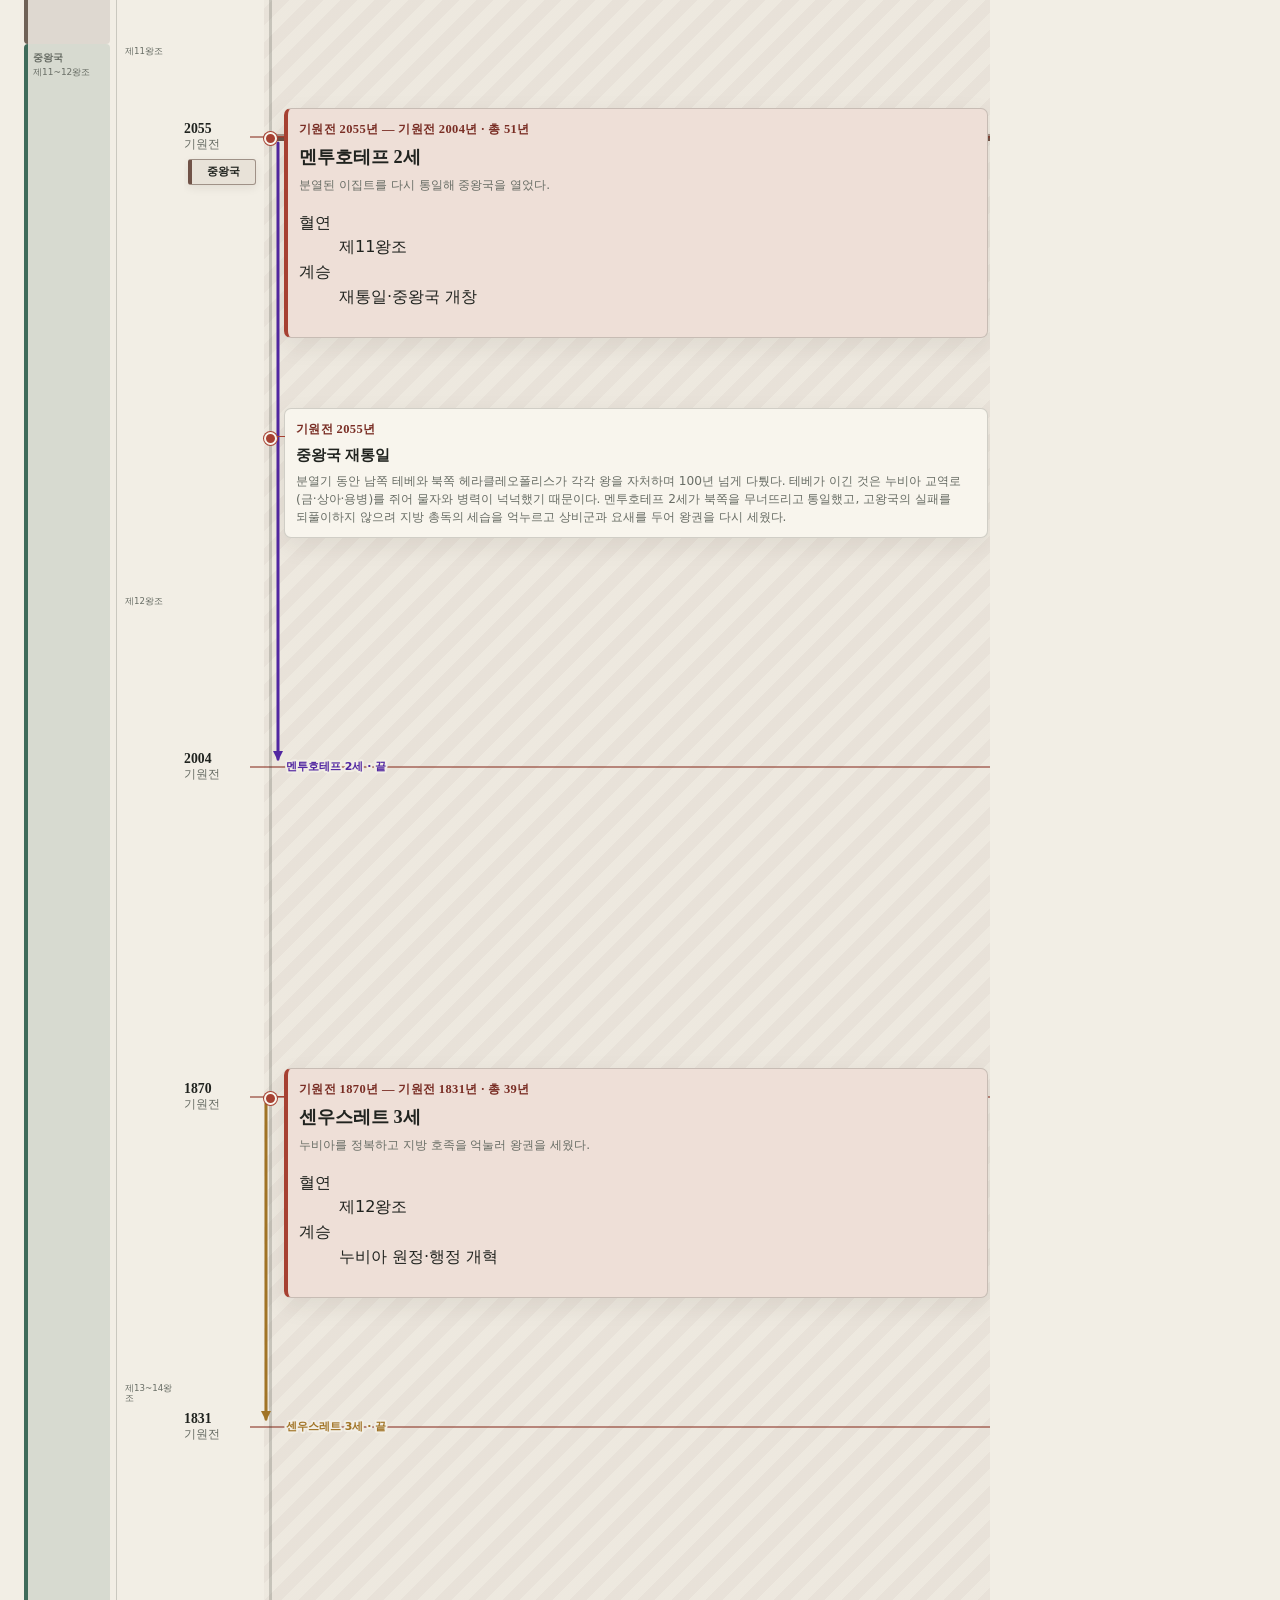
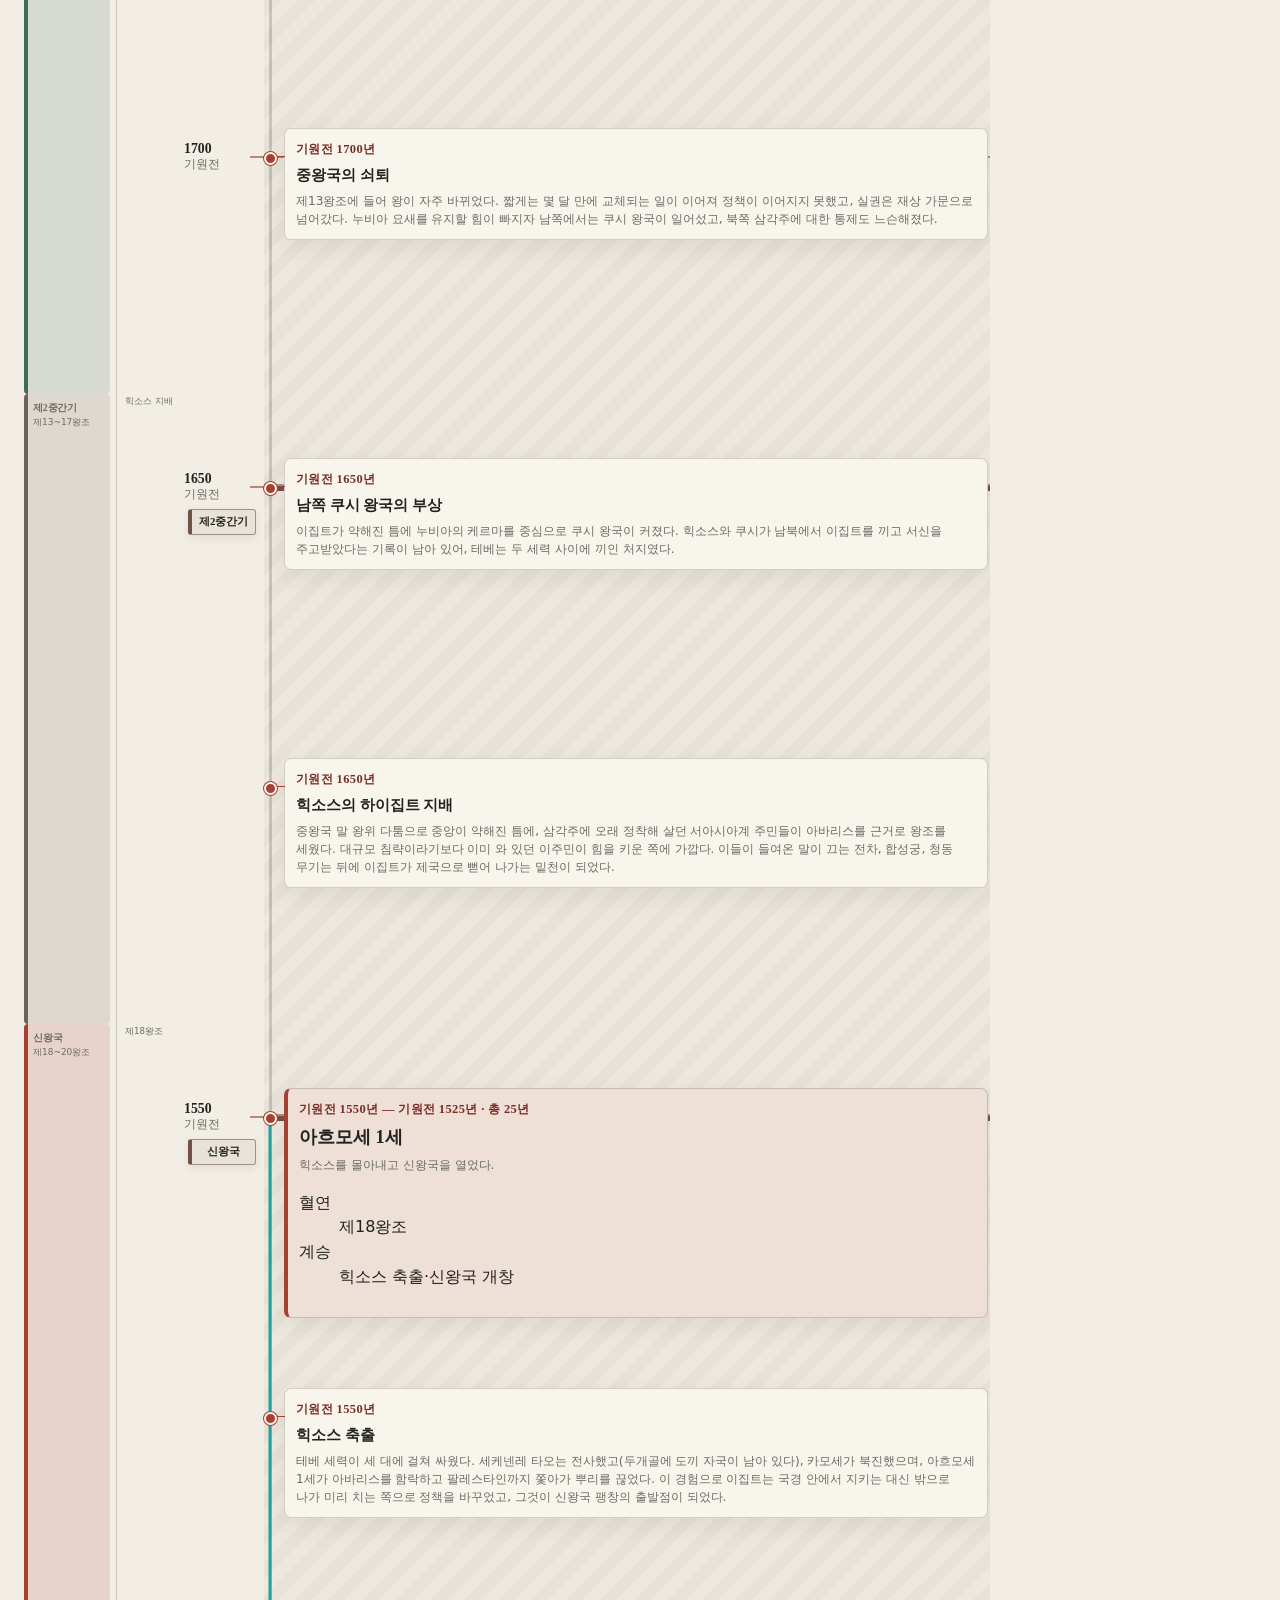
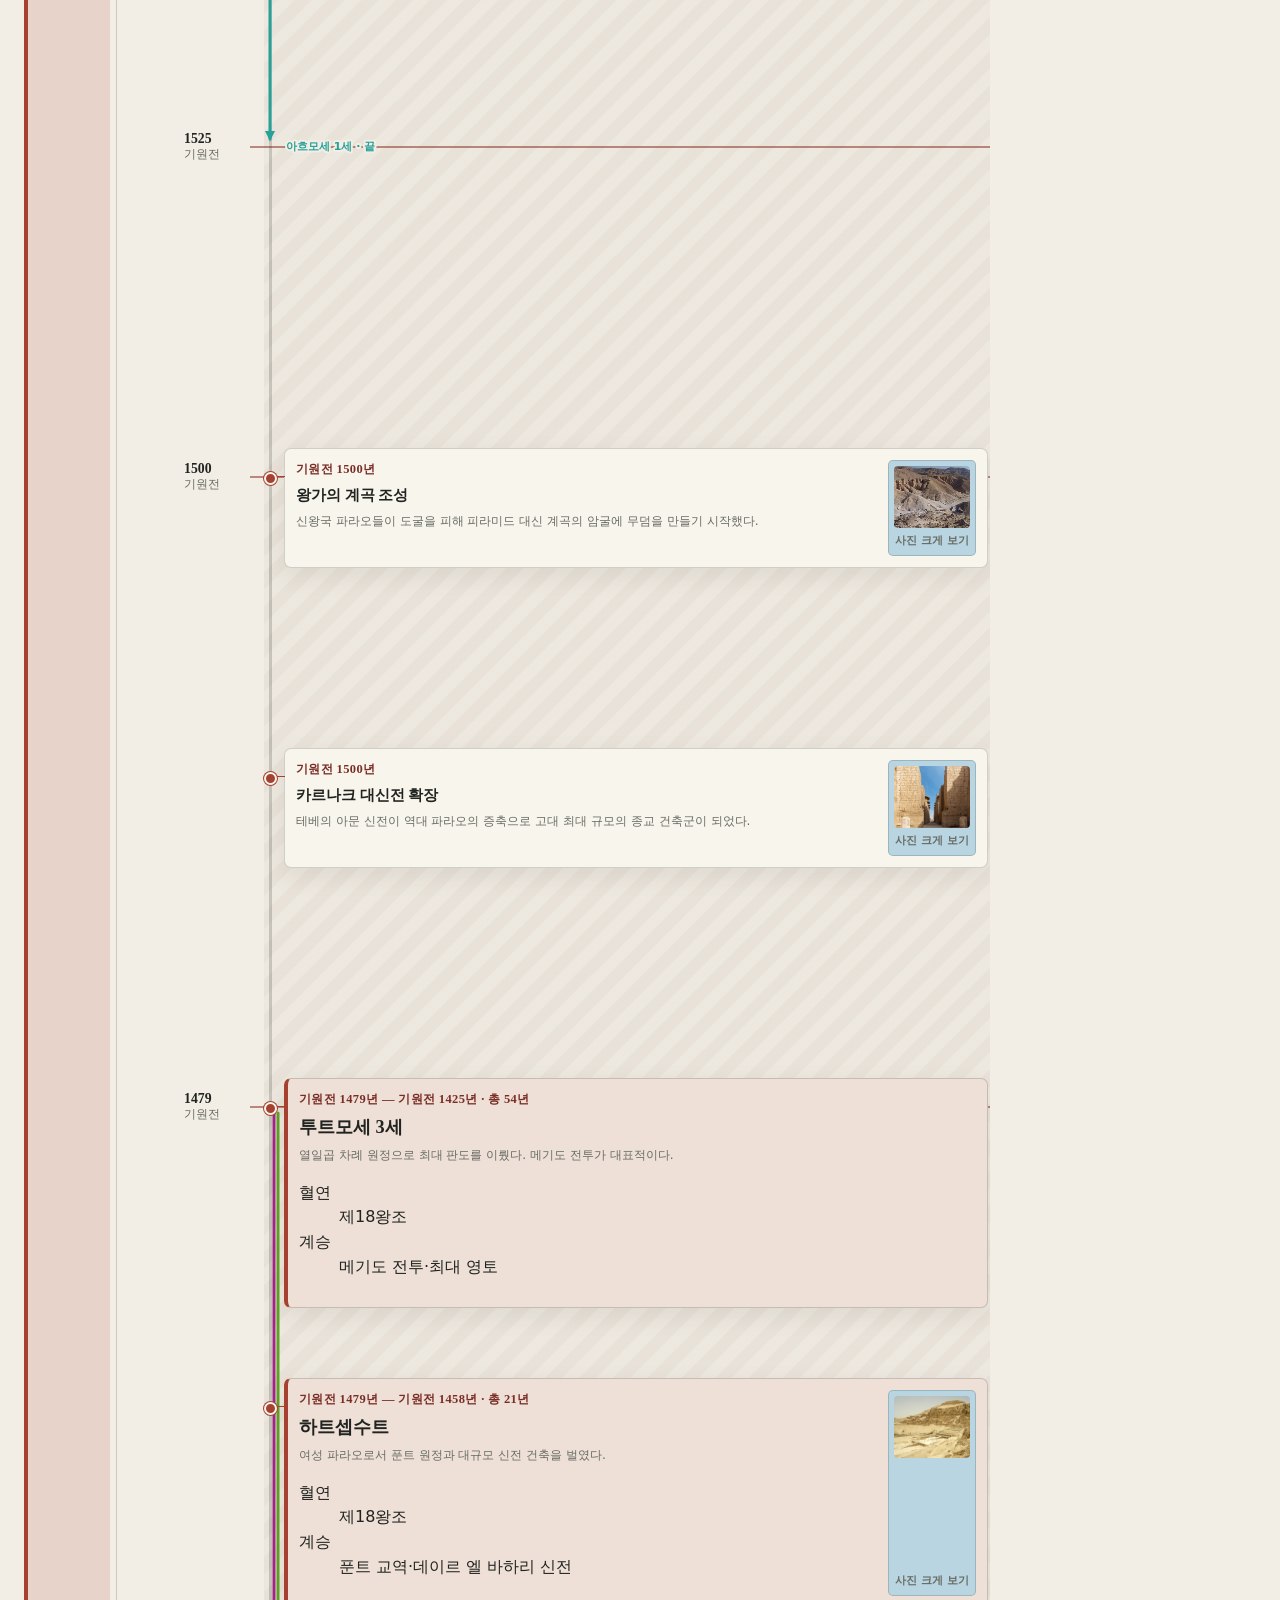
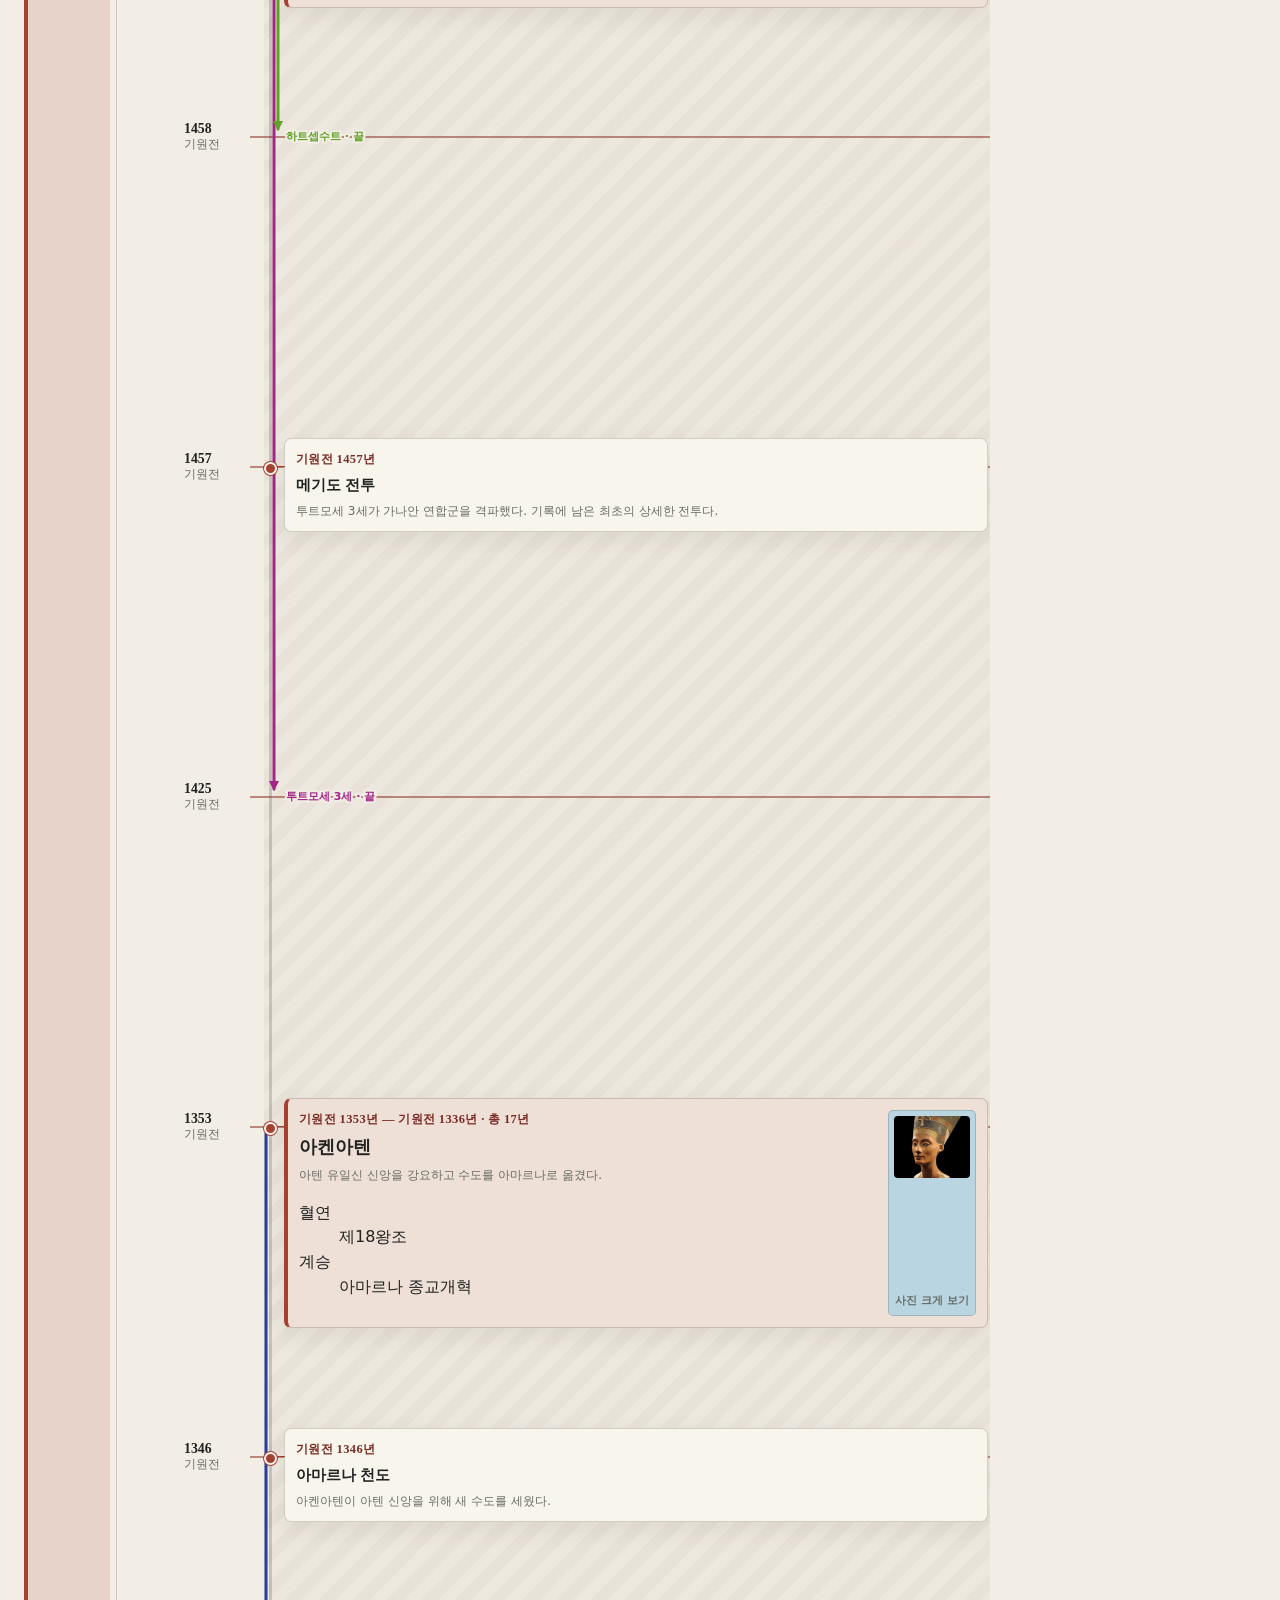
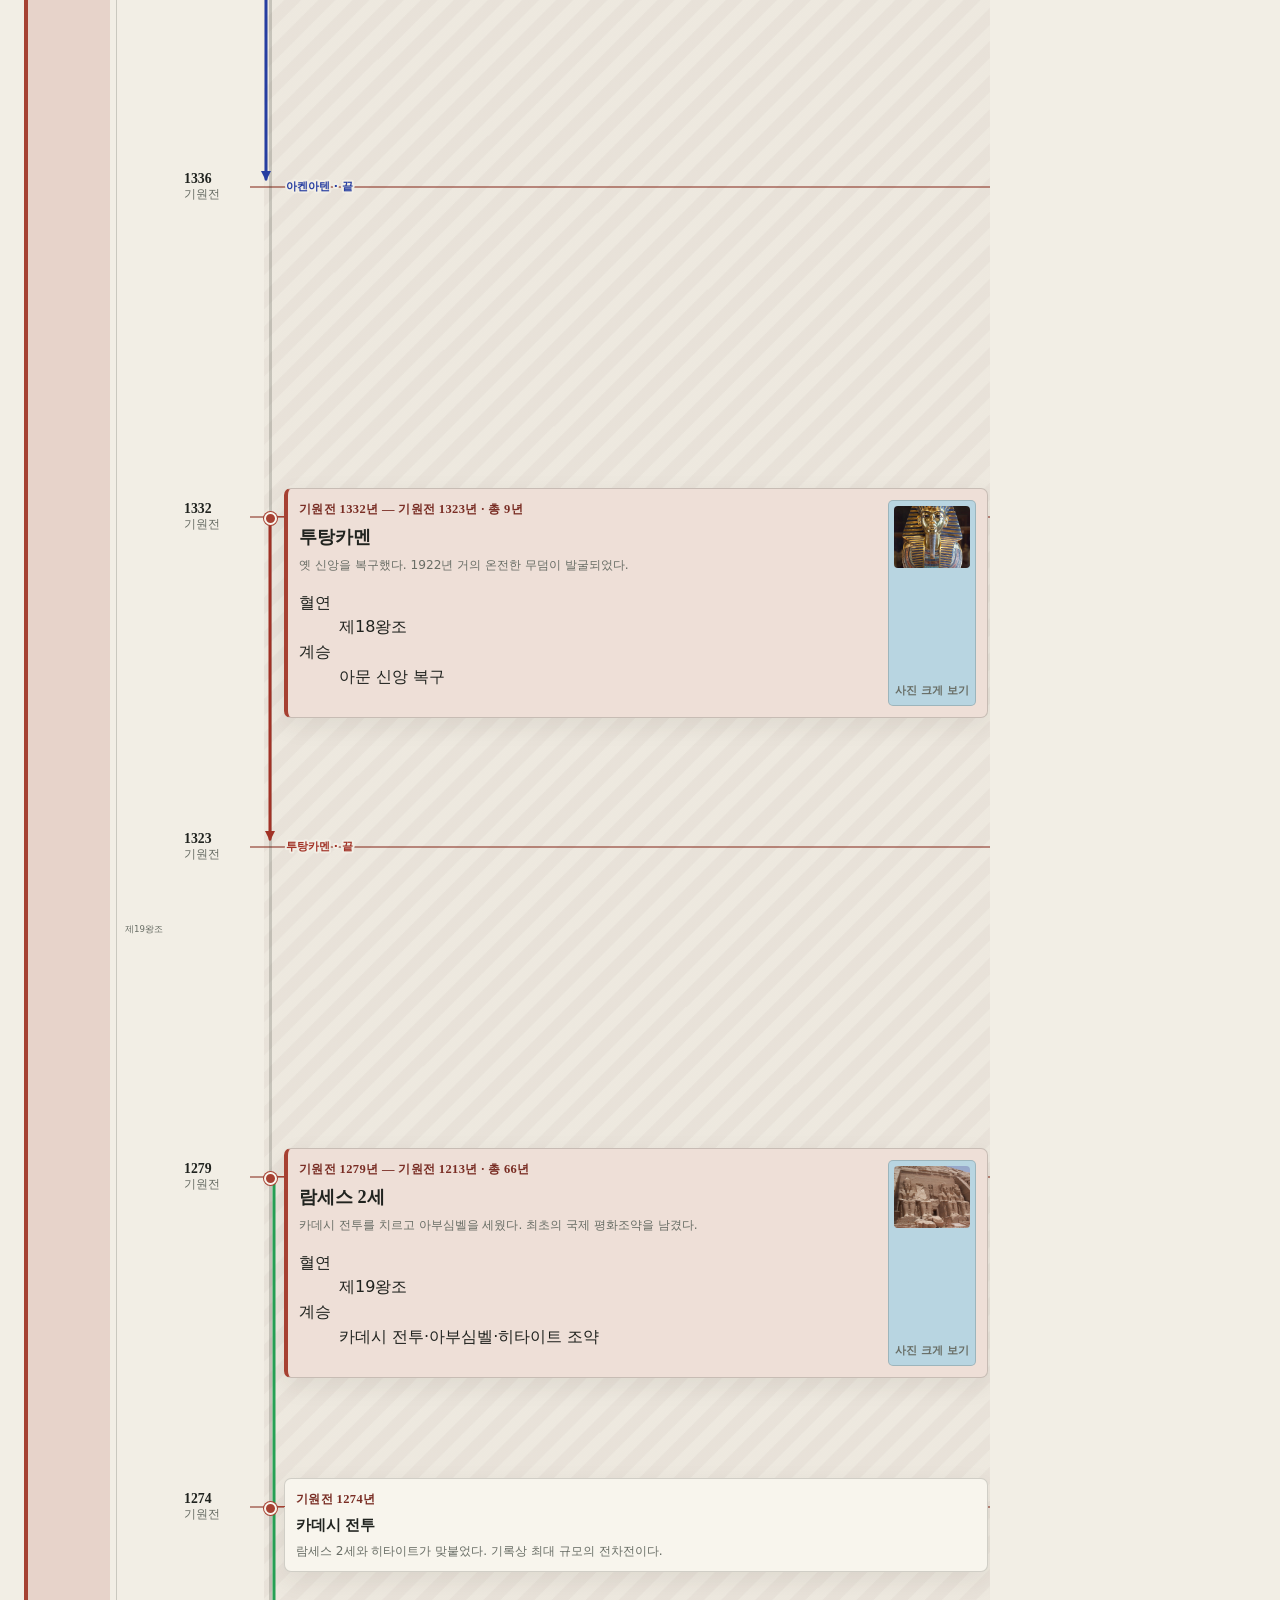
<file: egypt.html>
<!doctype html>
<html lang="ko">
<head>
  <meta charset="utf-8">
  <meta name="robots" content="noindex, nofollow, noarchive">
  <meta name="viewport" content="width=device-width, initial-scale=1, viewport-fit=cover">
  <meta name="description" content="상·하 이집트 통일부터 피라미드 시대와 신왕국, 그리스·로마와 이슬람의 지배를 거쳐 수에즈 위기까지 이어지는 이집트 타임라인">
  <meta name="theme-color" content="#f2eee5">
  <meta name="apple-mobile-web-app-capable" content="yes">
  <meta name="apple-mobile-web-app-status-bar-style" content="default">
  <meta name="apple-mobile-web-app-title" content="History Point">
  <link rel="manifest" href="manifest.webmanifest">
  <link rel="apple-touch-icon" sizes="180x180" href="assets/icons/apple-touch-icon.png">
  <title>이집트 · 세계사 타임라인</title>
  <link rel="stylesheet" href="assets/timeline-base.css?v=20260930-5">
  <link rel="stylesheet" href="assets/egypt.css?v=20260827-19">
</head>
<body class="egypt-page" data-timeline-config="data/egypt-data.js">
  <div class="page-shell">
    <header class="site-header"><a class="brand" href="index.html"><span class="brand-mark">WH</span><span>세계사 타임라인</span></a><a class="back-link" href="index.html">← 사건 목록</a></header>
    <main>
      <section class="hero has-photo-bg hero-egypt">
        <span class="page-version">v1.3.2</span>
        <div class="hero-photos" role="img" aria-label="기자의 대피라미드, 투탕카멘의 황금 마스크, 아부심벨 대신전을 담은 고대 이집트 합성 배경" aria-hidden="true">
          <div class="hero-photo hero-photo-giza"></div>
          <div class="hero-photo hero-photo-mask"></div>
          <div class="hero-photo hero-photo-abusimbel"></div>
        </div>
        <div class="hero-text"><p class="eyebrow">기원전 3100 — 1956 · ANCIENT EGYPT &amp; AFTER</p><h1>이집트</h1></div>
        <p class="hero-copy">상·하 이집트 통일에서 피라미드 시대와 신왕국의 전성기를 지나, 그리스·로마와 이슬람의 지배를 거쳐 수에즈 위기까지 5천 년을 하나의 시간선에서 따라갑니다.</p>
      </section>

      <section class="timeline-section" aria-labelledby="timeline-heading">
        <div class="section-heading"><h2 id="timeline-heading">왕조와 사건 · 기원전 3100년부터 1956년까지</h2><p>왼쪽은 왕조, 오른쪽 지도는 현재 카드의 위치를 가리킵니다</p></div>
        <div class="egypt-chronicle"><div class="egypt-scroll-inner">
          <div class="egypt-dynasty-rail" aria-hidden="true">
            <div id="dynasty-rail" class="dynasty-rail"></div>
          </div>
          <div class="egypt-timeline-column">
            <div id="sticky-theater-bar" class="sticky-theater-bar" aria-hidden="true"><div id="sticky-year" class="sticky-year"></div><div id="sticky-theater-track" class="sticky-theater-track"></div></div>
            <div id="timeline-scroll" class="timeline-scroll" aria-label="이집트 타임라인 영역"><div id="timeline-board" class="timeline-board"><div id="time-rules" class="time-rules" aria-hidden="true"></div></div></div>
          </div>
          <figure class="egypt-map-pane" aria-label="현재 보고 있는 사건의 위치">
            <div class="egypt-map-sticky">
              <div class="egypt-map-frame">
                <svg class="egypt-map-svg" viewBox="0 0 420 760" role="img" aria-label="이집트와 주변 지역 지도">
                  <rect class="map-sea" x="-2000" y="-3000" width="4840" height="6760"/>
                  <g id="map-land"></g>
                  <g id="map-places"></g>
                </svg>
              </div>
              <figcaption id="map-caption" class="egypt-map-caption">카드를 보면 그 사건이 일어난 곳을 표시합니다</figcaption>
            </div>
          </figure>
        </div></div>
        <div class="timeline-note"><span class="edit-hint">타임라인·여백 길게 누르기: 그 위치에 사건 추가</span><span>사건 카드 누르기: 지도에서 그 위치 표시</span><span>사건 카드 길게 누르기: 추가·편집·삭제</span><span>연대는 학계 표준연표를 따르며 제18왕조 이전은 개략값입니다</span></div>
      </section>
    </main>
    <footer class="site-footer"><span>WORLD HISTORY ARCHIVE</span><span>상·하 이집트 통일부터 1956년 수에즈 위기까지</span></footer>
  </div>

  <div id="era-hud" class="era-hud" aria-live="polite">
    <span class="era-hud-period" id="hud-period">초기 왕조 시대</span>
    <span class="era-hud-dynasty" id="hud-dynasty">제1왕조</span>
    <span class="era-hud-ruler" id="hud-ruler"></span>
    <span class="era-hud-year" id="hud-year"></span>
  </div>

  <dialog id="mapzoom-dialog" class="mapzoom-dialog" aria-label="지도 크게 보기">
    <button id="mapzoom-close" class="photo-close" type="button" aria-label="지도 닫기">✕</button>
    <div id="mapzoom-body" class="mapzoom-body"></div>
    <div class="mapzoom-controls" aria-label="지도 확대 축소">
      <button id="mapzoom-in" type="button" aria-label="지도 확대">＋</button>
      <button id="mapzoom-out" type="button" aria-label="지도 축소">−</button>
      <button id="mapzoom-reset" type="button" aria-label="원래 크기로">⟲</button>
    </div>
    <p class="mapzoom-hint">끌어서 이동 · 휠로 확대</p>
  </dialog>

  <dialog id="photo-dialog" class="photo-dialog" aria-labelledby="photo-title">
    <button id="photo-close" class="photo-close" type="button" aria-label="사진 닫기">✕</button>
    <img id="photo-image" class="photo-image" alt="">
    <div class="photo-meta">
      <h3 id="photo-title"></h3>
      <p id="photo-caption"></p>
    </div>
  </dialog>

  <dialog id="map-dialog" aria-labelledby="dialog-title">
    <div class="dialog-header"><div><span id="dialog-date" class="dialog-date"></span><h3 id="dialog-title"></h3></div><button id="close-dialog" class="close-button" type="button" aria-label="확대 지도 닫기">✕</button></div>
    <div class="dialog-map-wrap"><div class="interactive-map"><svg id="dialog-map" class="dialog-map" role="img" aria-labelledby="dialog-map-title dialog-map-desc"></svg><div class="map-zoom-controls" aria-label="지도 확대 축소"><button id="dialog-zoom-in" type="button" aria-label="지도 확대">＋</button><button id="dialog-zoom-out" type="button" aria-label="지도 축소">−</button></div></div></div>
    <p id="dialog-summary" class="dialog-summary"></p>
  </dialog>

  <div id="event-menu" class="event-menu" role="menu" aria-label="사건 편집 메뉴">
    <button id="menu-add" type="button" role="menuitem">사건 추가</button>
    <button id="menu-edit" type="button" role="menuitem">사건 편집</button>
    <button id="menu-delete" type="button" role="menuitem">사건 삭제</button>
  </div>

  <dialog id="editor-dialog" class="editor-dialog" aria-labelledby="editor-title">
    <form id="editor-form" class="editor-form">
      <div class="dialog-header"><div><span class="dialog-date">내 타임라인</span><h3 id="editor-title">사건 편집</h3></div><button id="close-editor" class="close-button" type="button" aria-label="편집 창 닫기">✕</button></div>
      <label class="form-field"><span>시대</span><select id="edit-theater" required></select></label>
      <label class="form-field"><span>날짜 (정렬 기준)</span><input id="edit-sort-date" type="date" required></label>
      <label class="form-field"><span>종료 날짜 (기간 사건만)</span><input id="edit-end-date" type="date"></label>
      <label class="form-field"><span>카드에 표시할 날짜</span><input id="edit-date" type="text" required placeholder="예: 기원전 2560년"></label>
      <label class="form-field"><span>사건명</span><input id="edit-title" type="text" required maxlength="60"></label>
      <label class="form-field"><span>요약</span><textarea id="edit-summary" required maxlength="220"></textarea></label>
      <label class="map-editor-toggle"><input id="edit-has-map" type="checkbox">지도 이동 경로 추가</label>
      <div id="map-editor" class="map-editor" hidden>
        <div class="interactive-map"><svg id="route-picker" class="route-picker" role="img" aria-label="출발점과 도착점을 선택하는 지도"></svg><div class="map-zoom-controls" aria-label="경로 선택 지도 확대 축소"><button id="picker-zoom-in" type="button" aria-label="경로 선택 지도 확대">＋</button><button id="picker-zoom-out" type="button" aria-label="경로 선택 지도 축소">−</button></div></div>
        <div class="picker-actions"><button id="pick-start" class="is-active" type="button">① 출발점 선택</button><button id="pick-end" type="button">② 도착점 선택</button><button id="clear-route" class="clear-route" type="button">경로 제거</button></div>
        <div class="route-fields"><label class="form-field"><span>출발지 이름</span><input id="edit-start-name" type="text" placeholder="예: 멤피스"></label><label class="form-field"><span>도착지 이름</span><input id="edit-end-name" type="text" placeholder="예: 테베"></label></div>
        <div id="coordinate-readout" class="coordinate-readout">지도에서 출발점과 도착점을 차례로 선택하세요.</div>
      </div>
      <p id="editor-error" class="editor-error" role="alert" hidden></p>
      <div class="form-actions"><button id="cancel-edit" class="cancel-edit" type="button">취소</button><button class="save-edit" type="submit">저장</button></div>
    </form>
  </dialog>

  <script src="assets/d3.min.js"></script>
  <script src="assets/topojson-client.min.js"></script>
  <script src="assets/world-atlas.js"></script>
  <script src="data/world-rivers-50m.js"></script>
  <script src="data/egypt-data.js"></script>
  <script src="assets/timeline-base.js?v=20260930-7"></script>
  <script src="assets/egypt.js?v=20260930-3"></script>
</body>
</html>
</file>
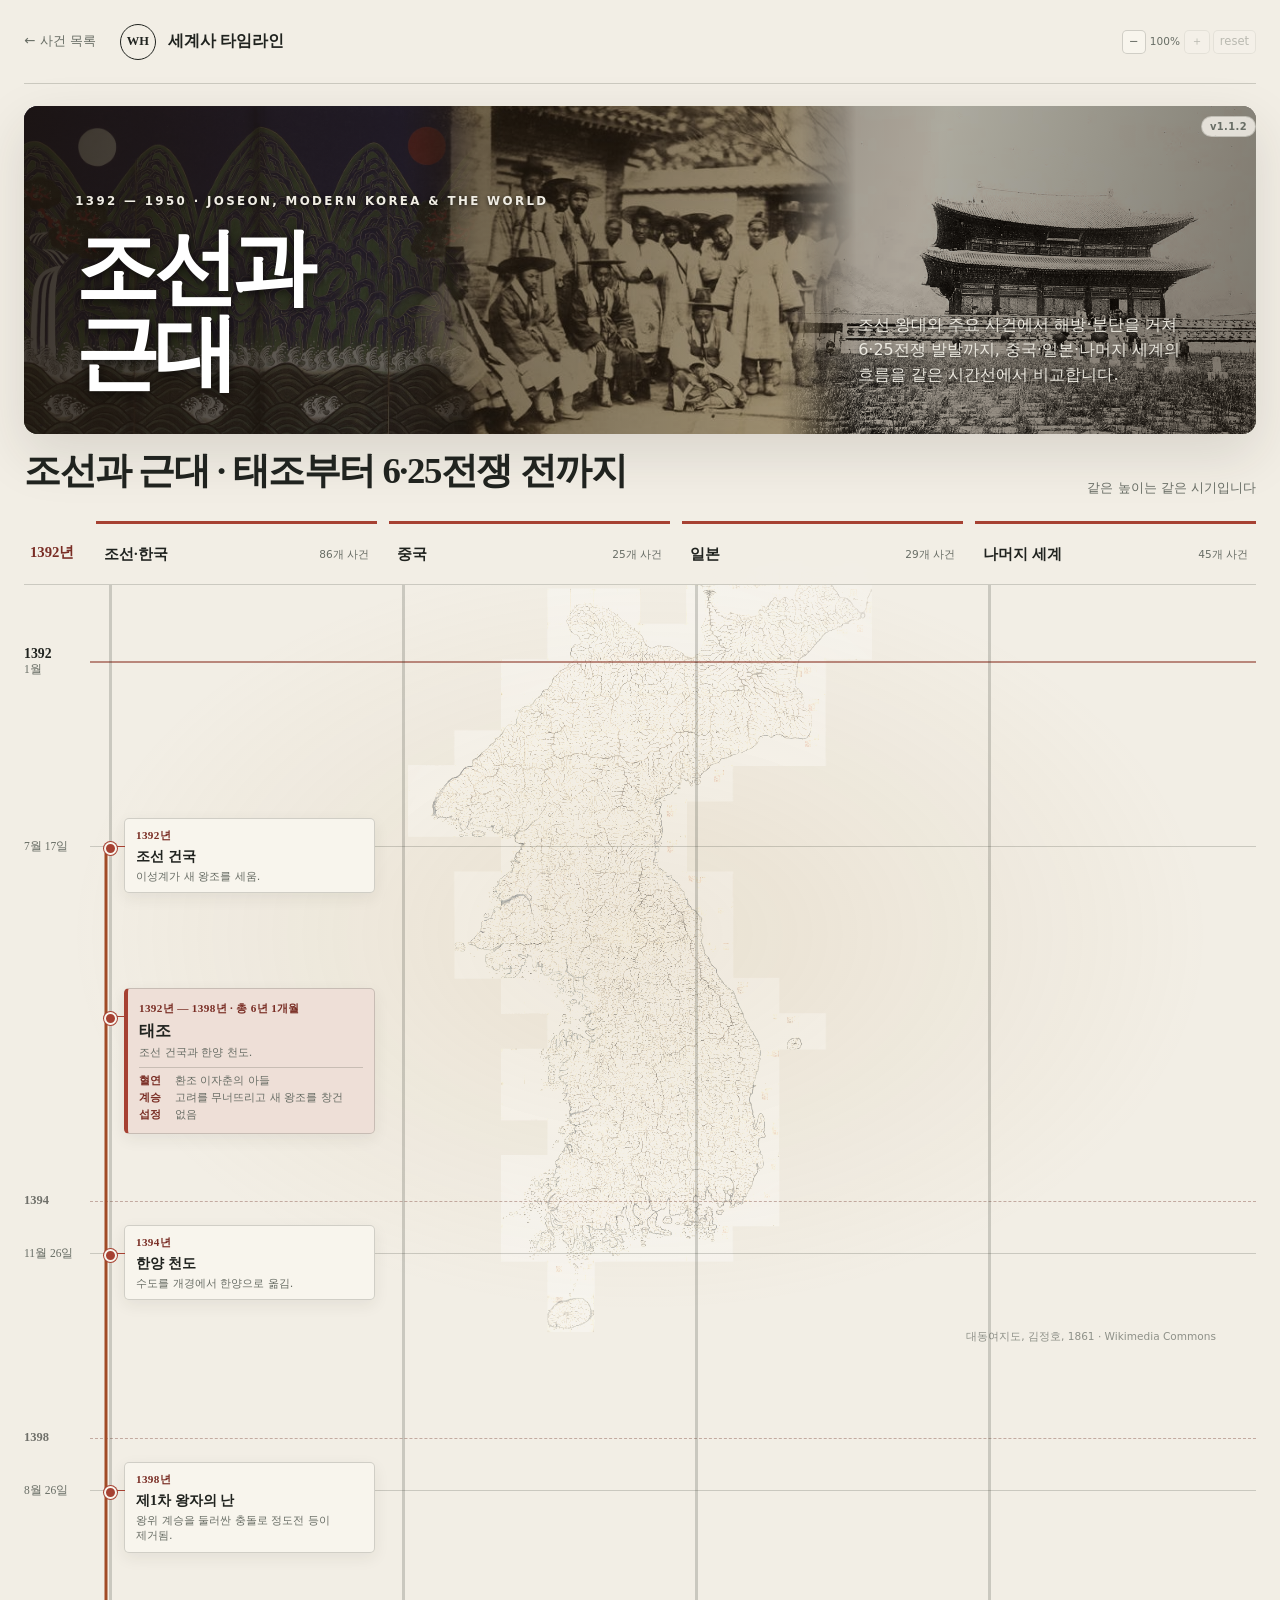
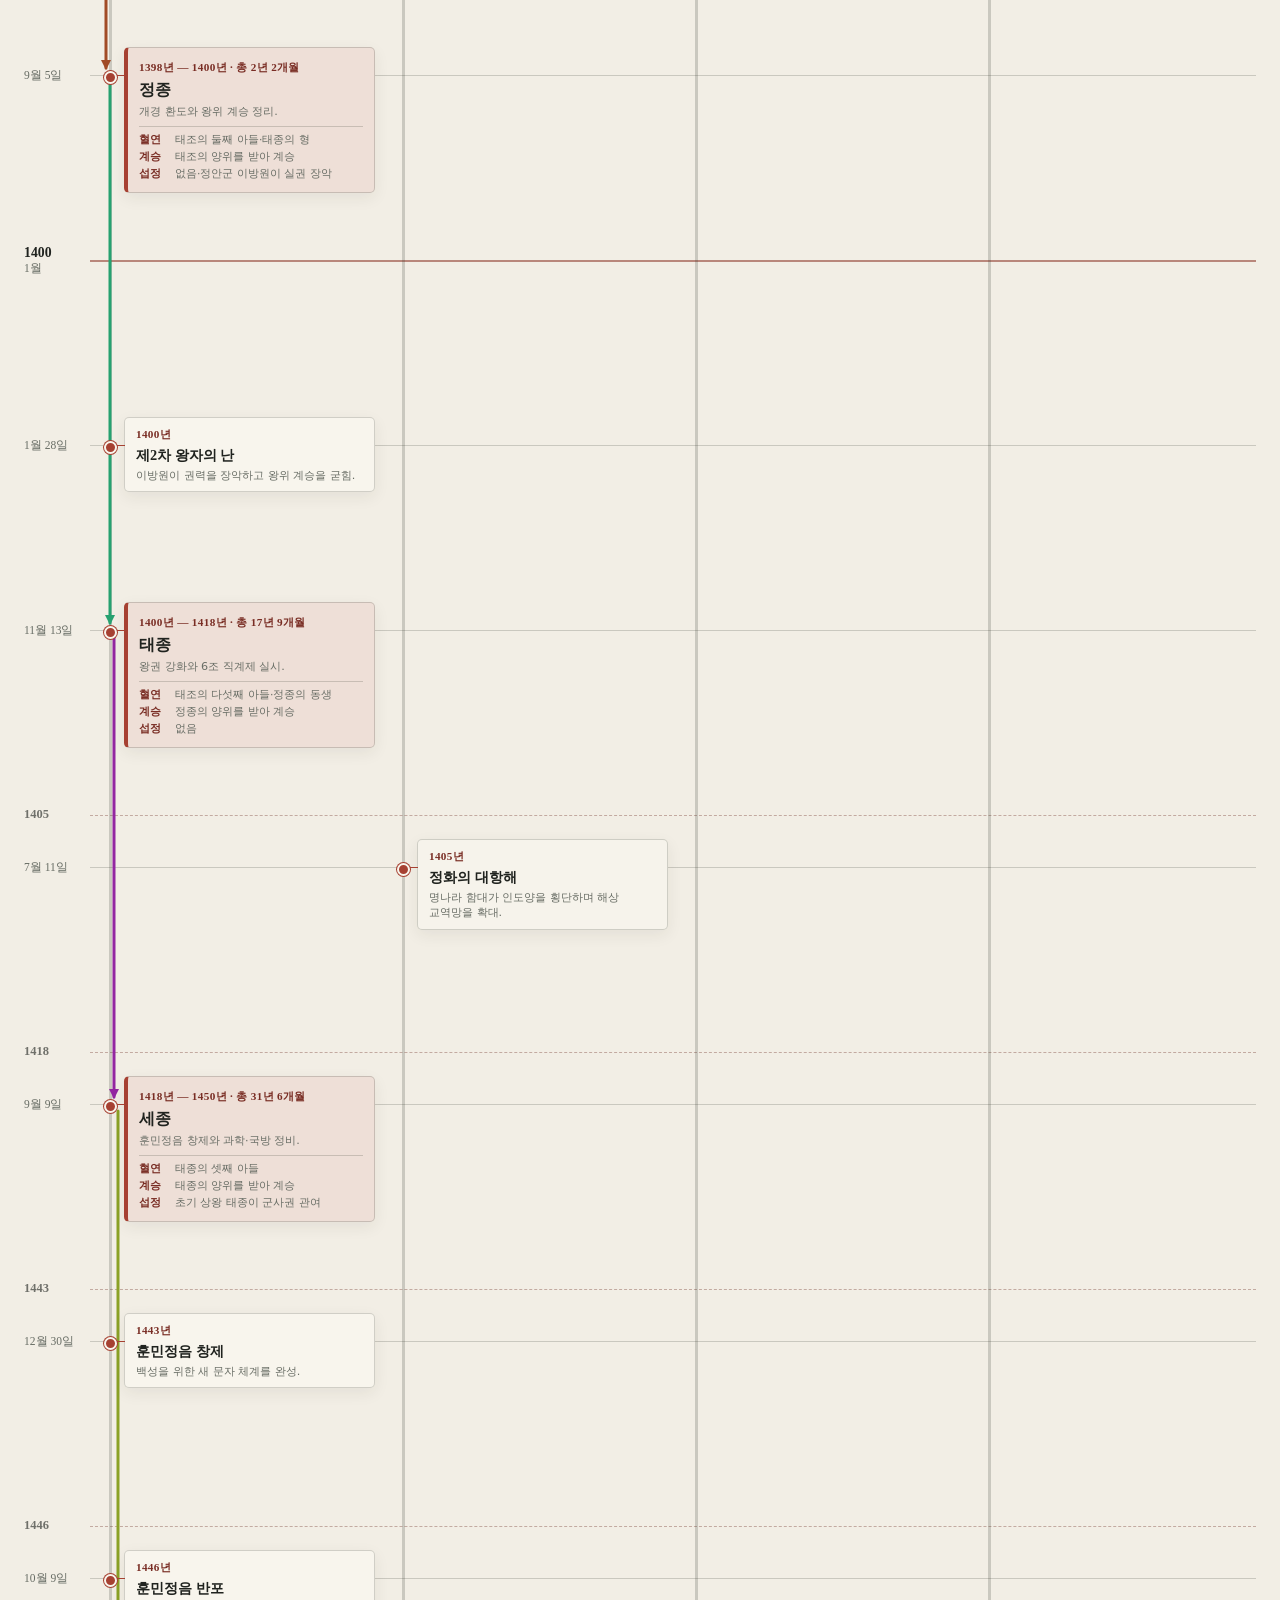
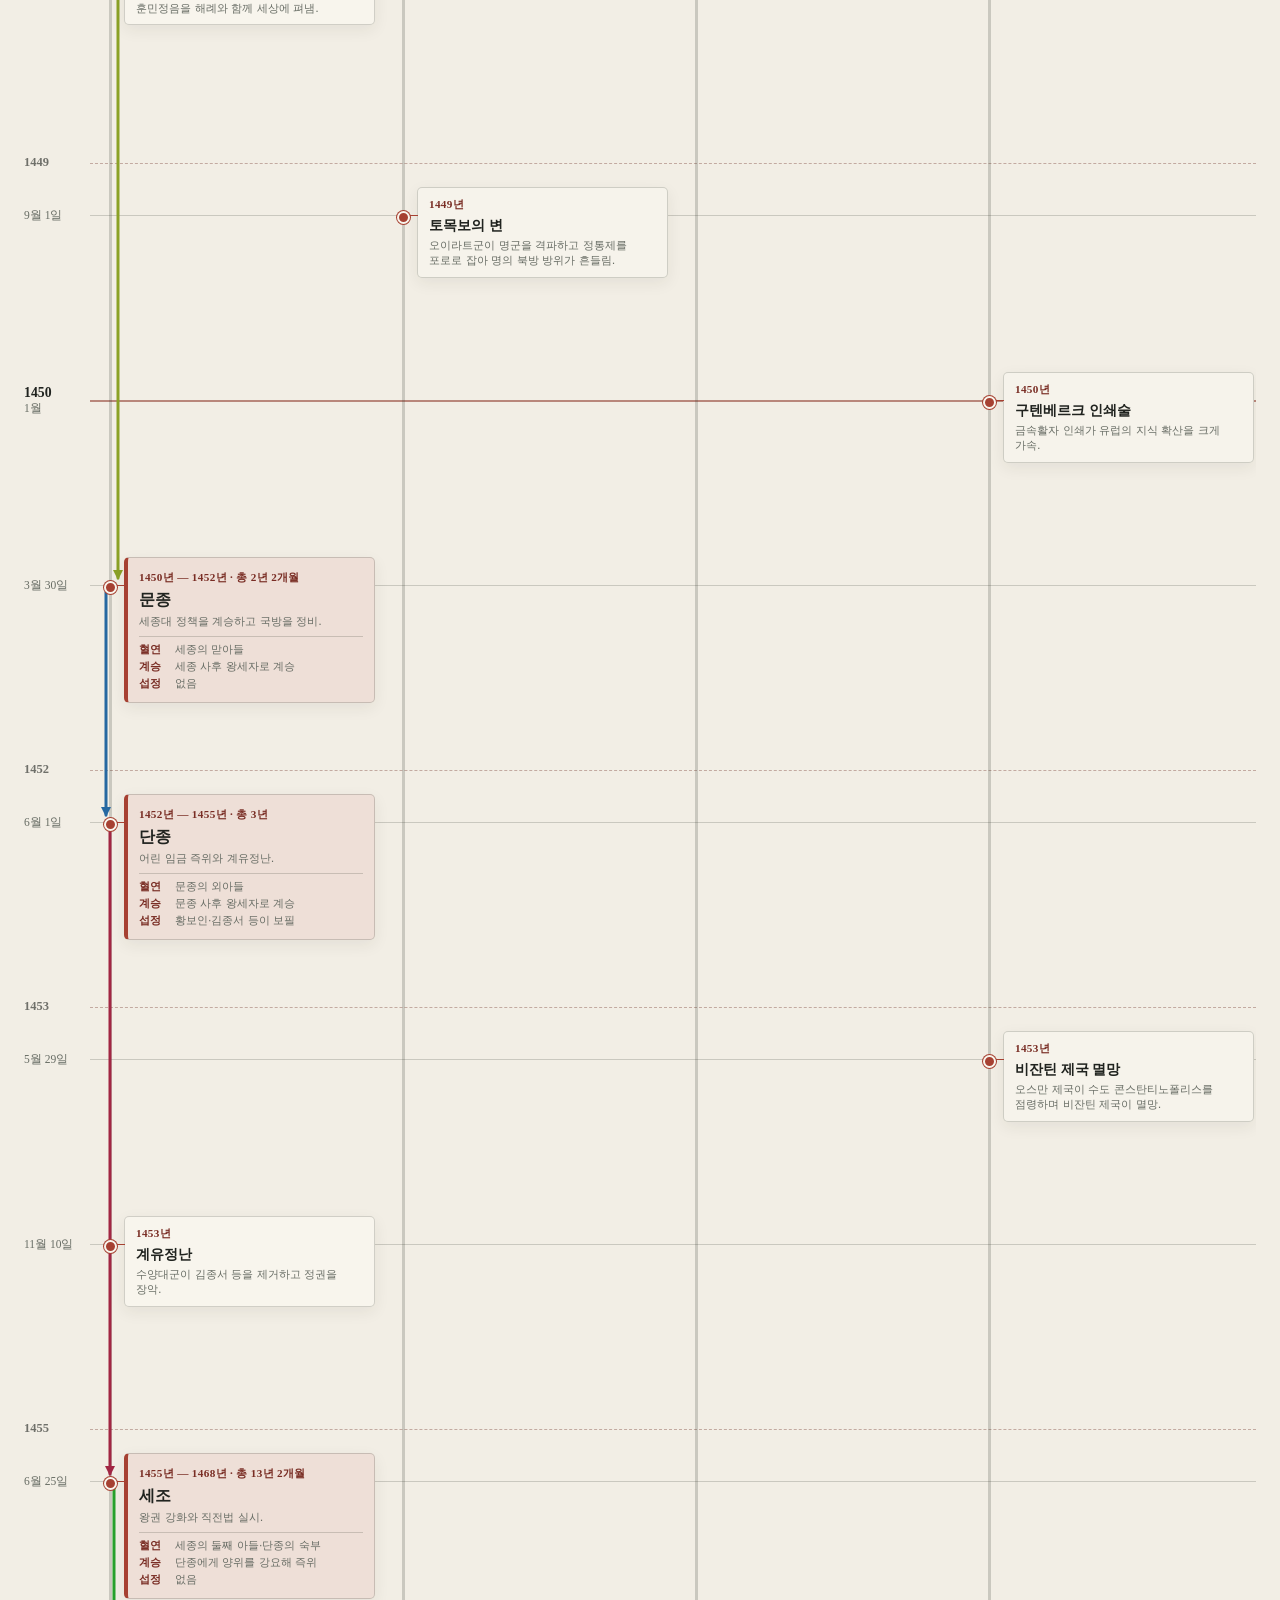
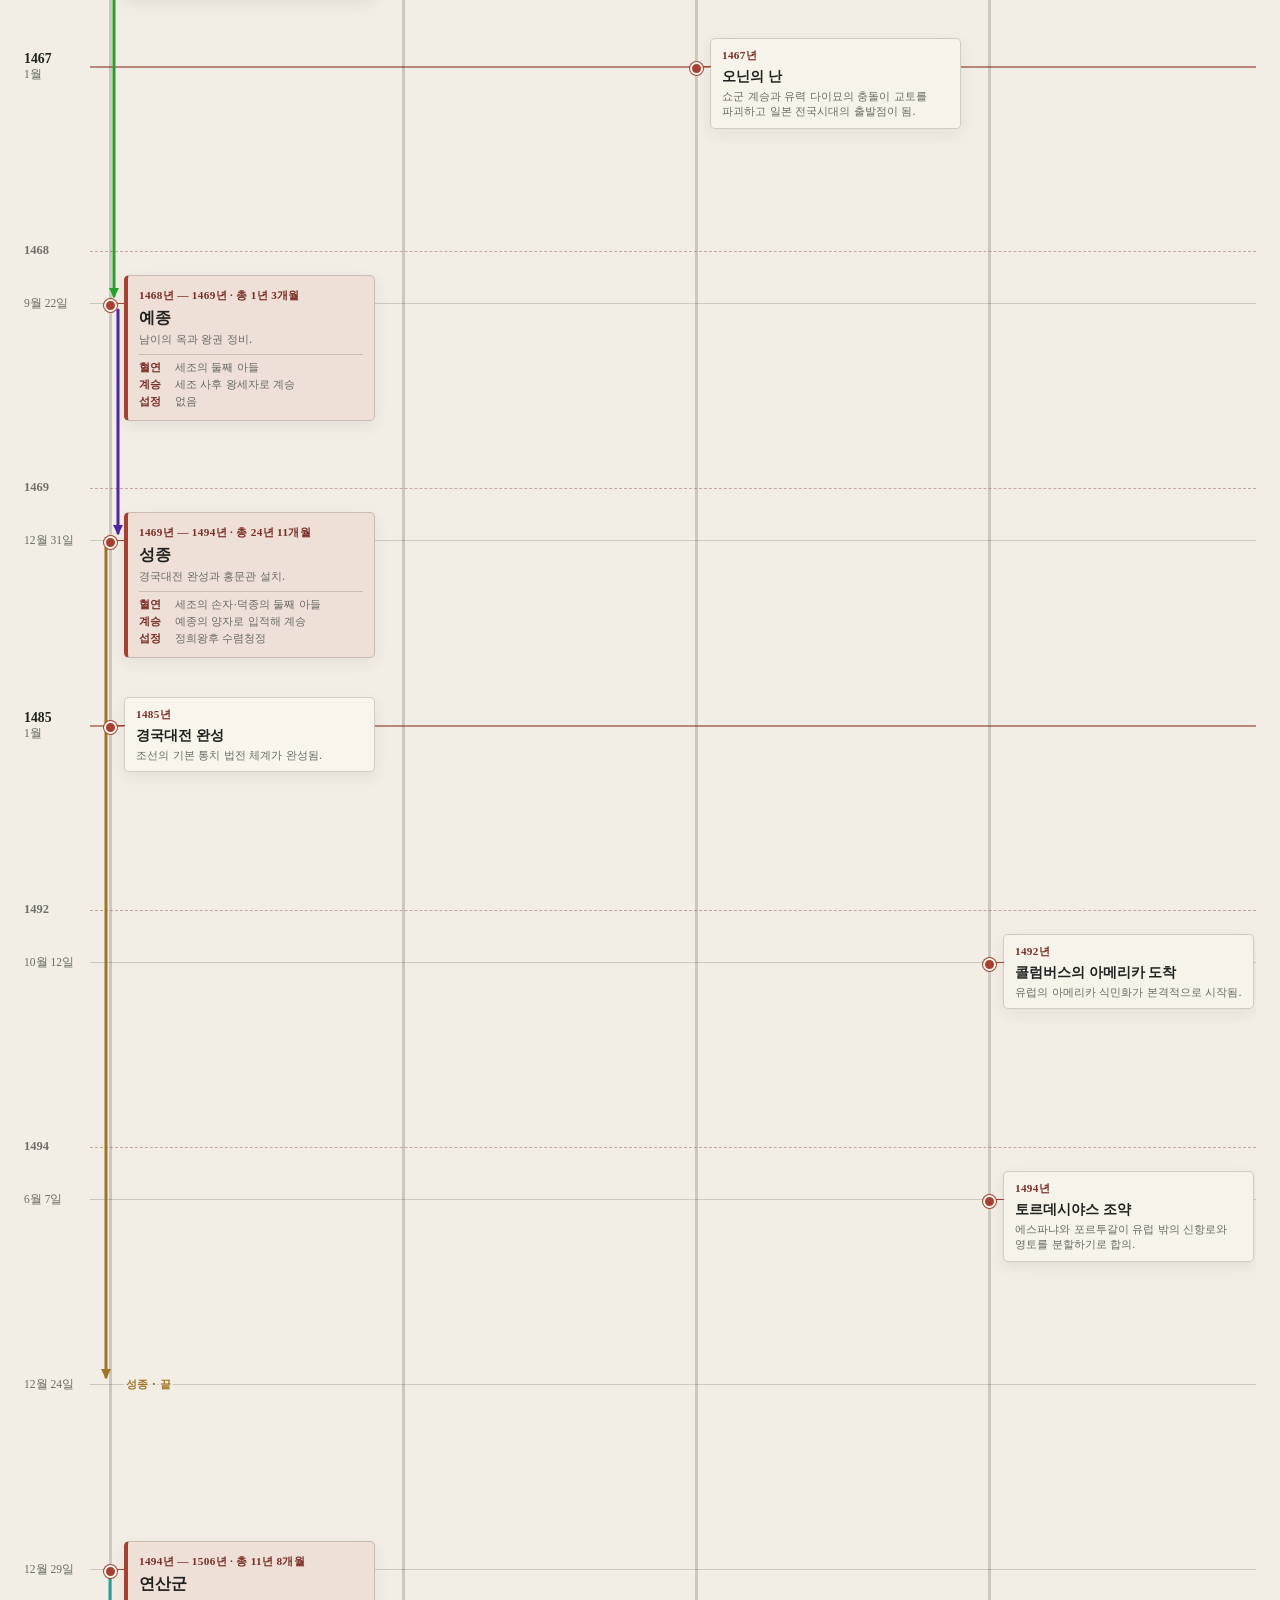
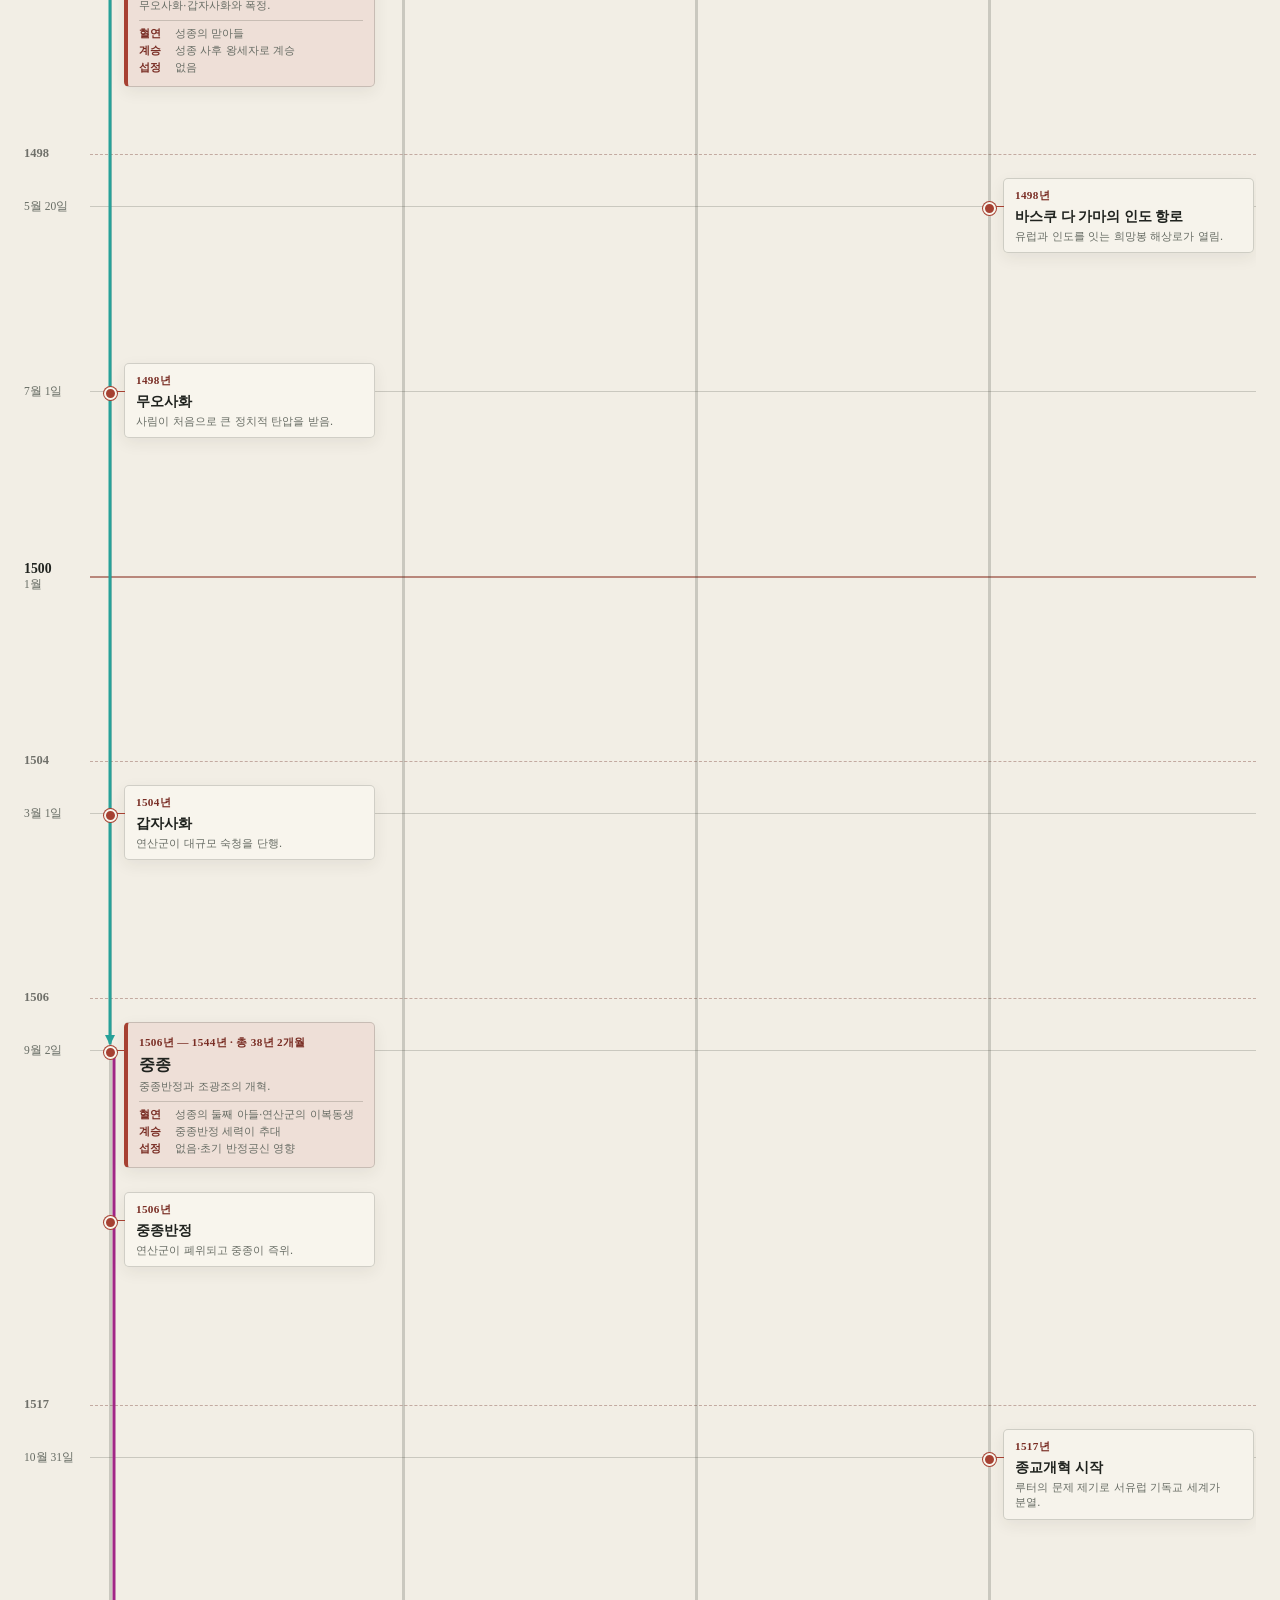
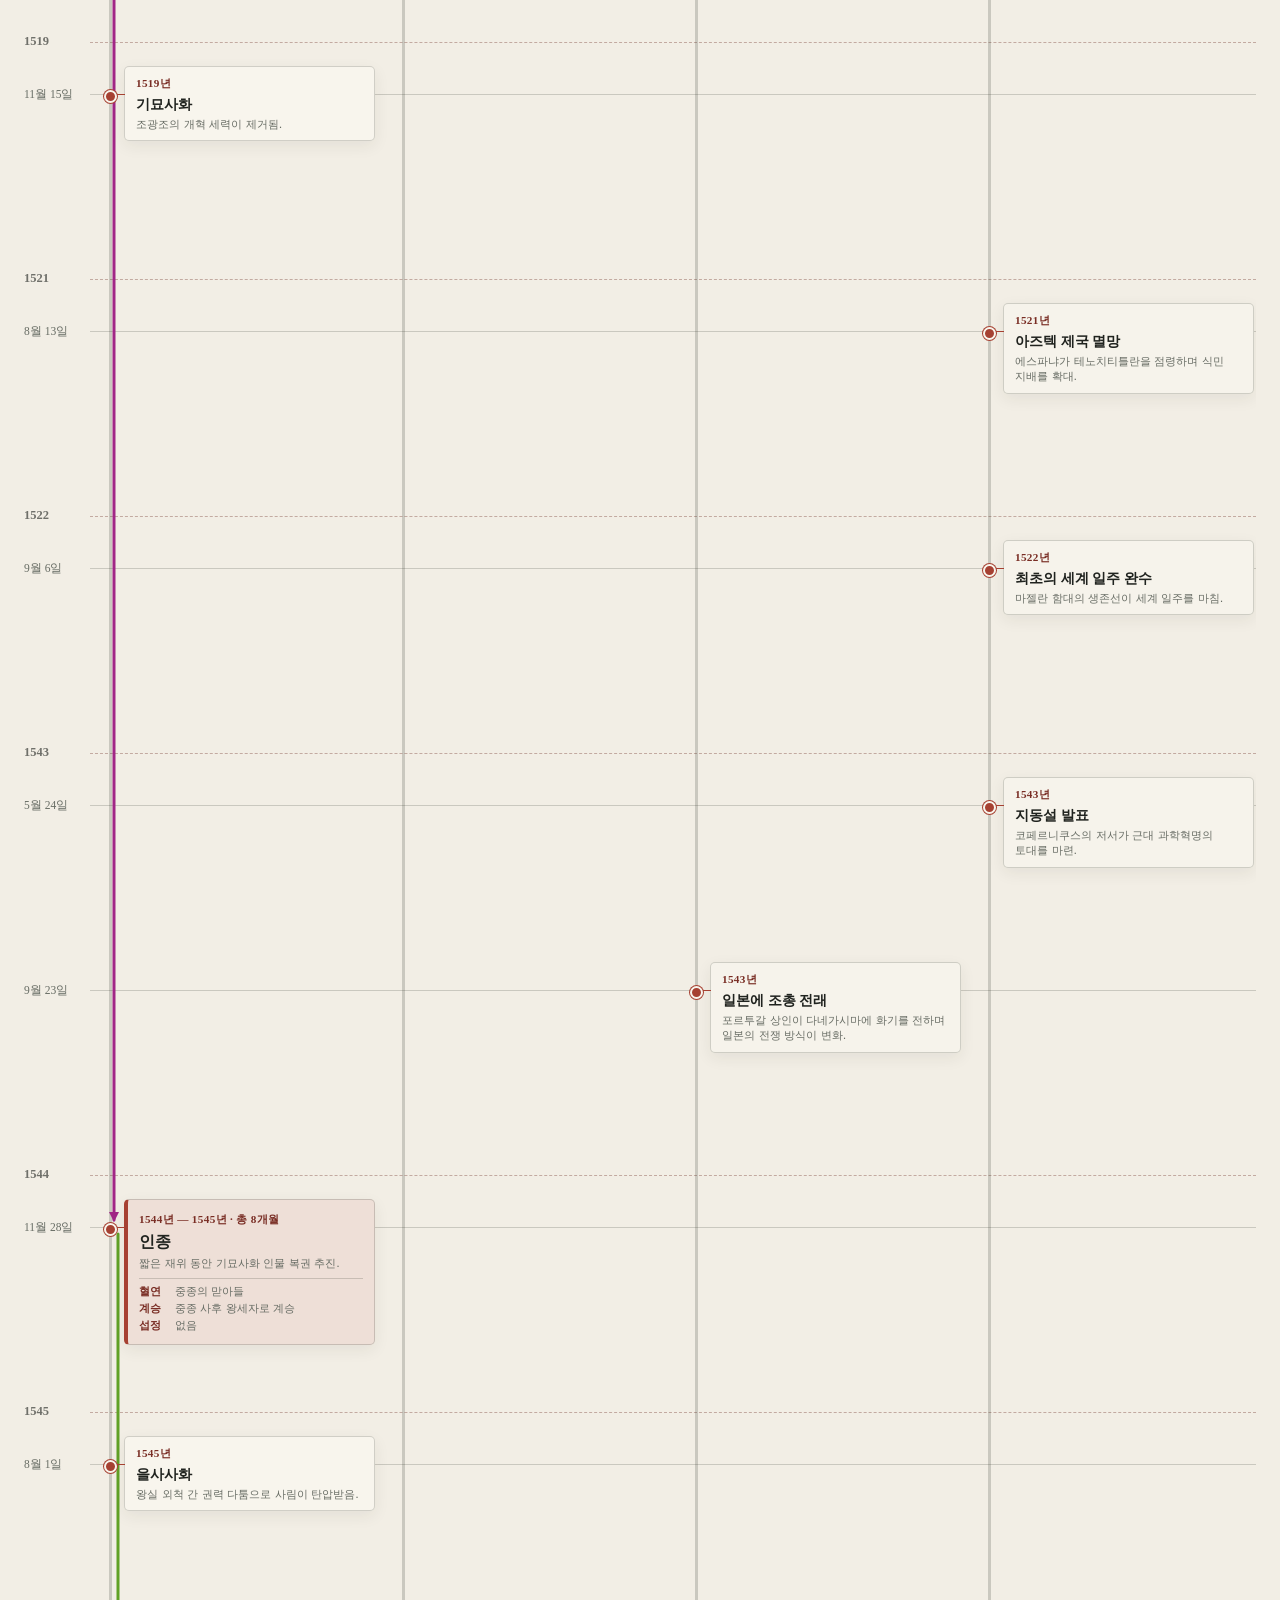
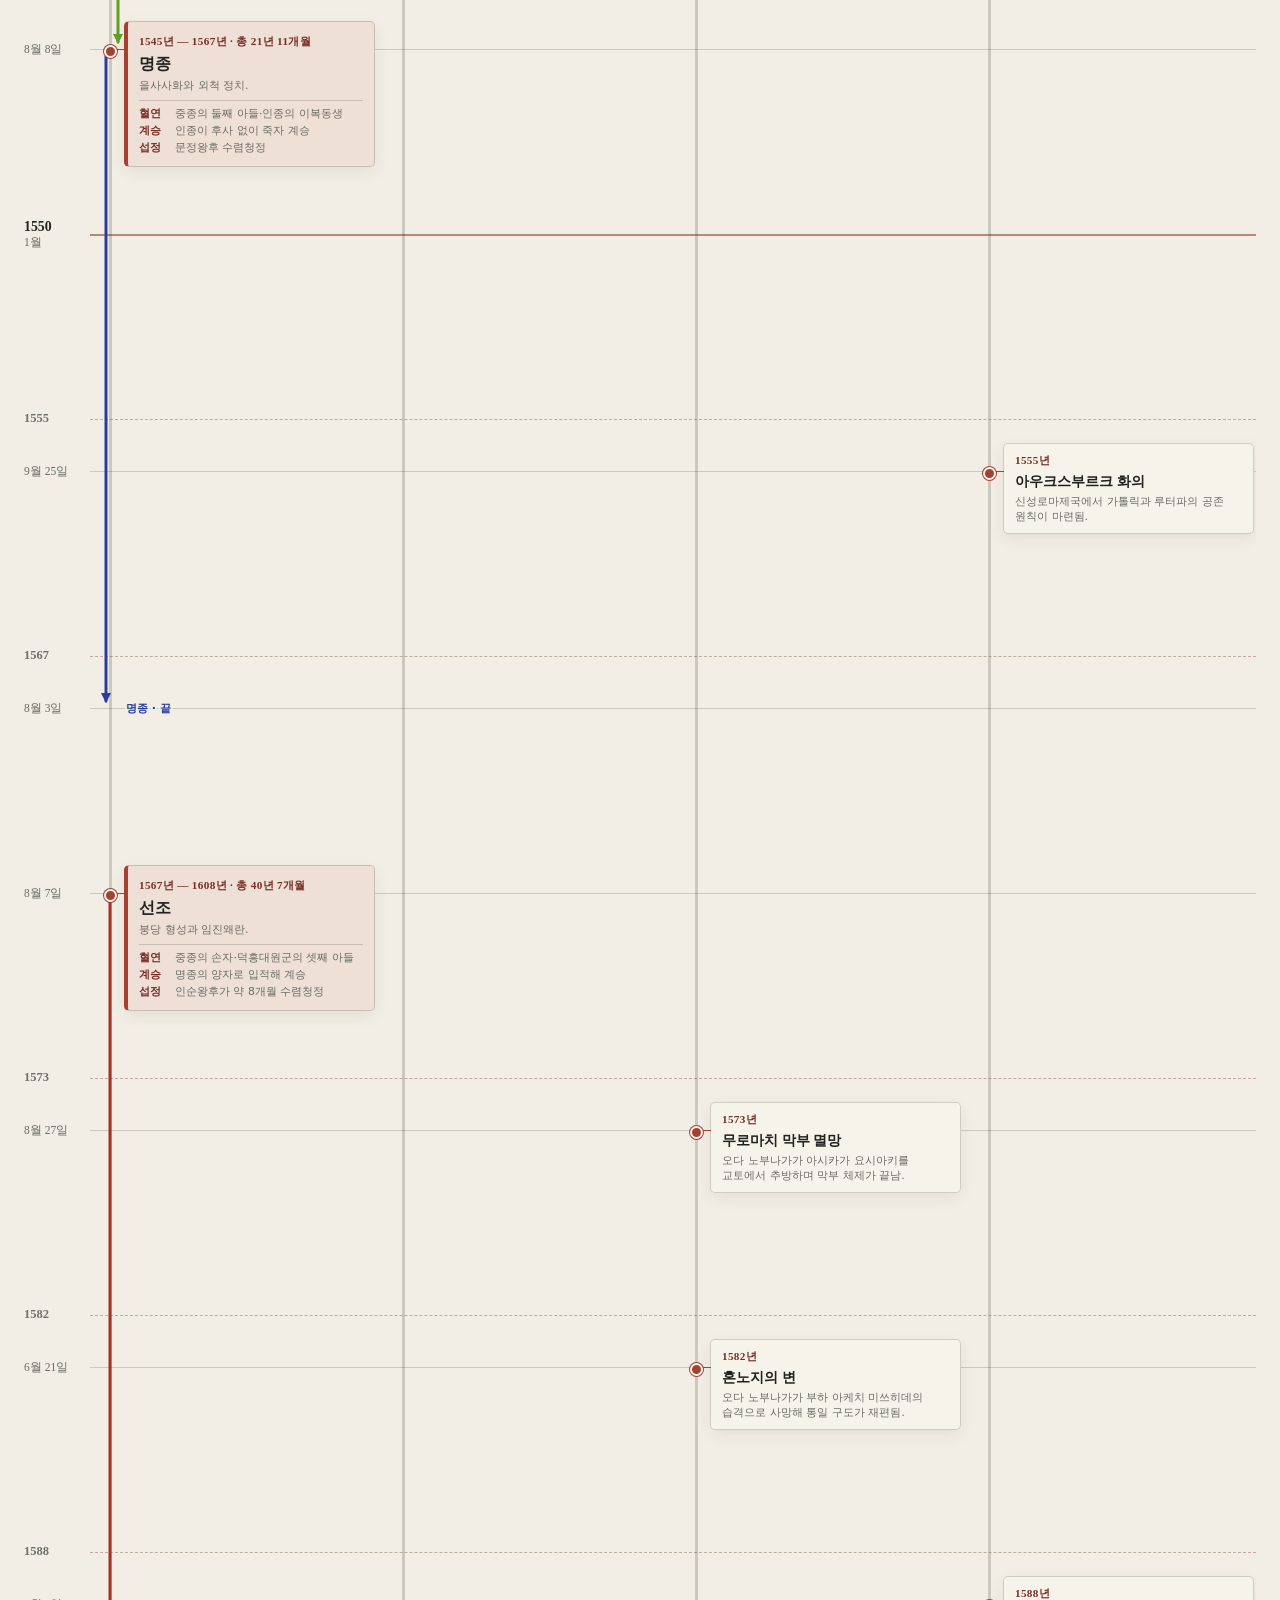
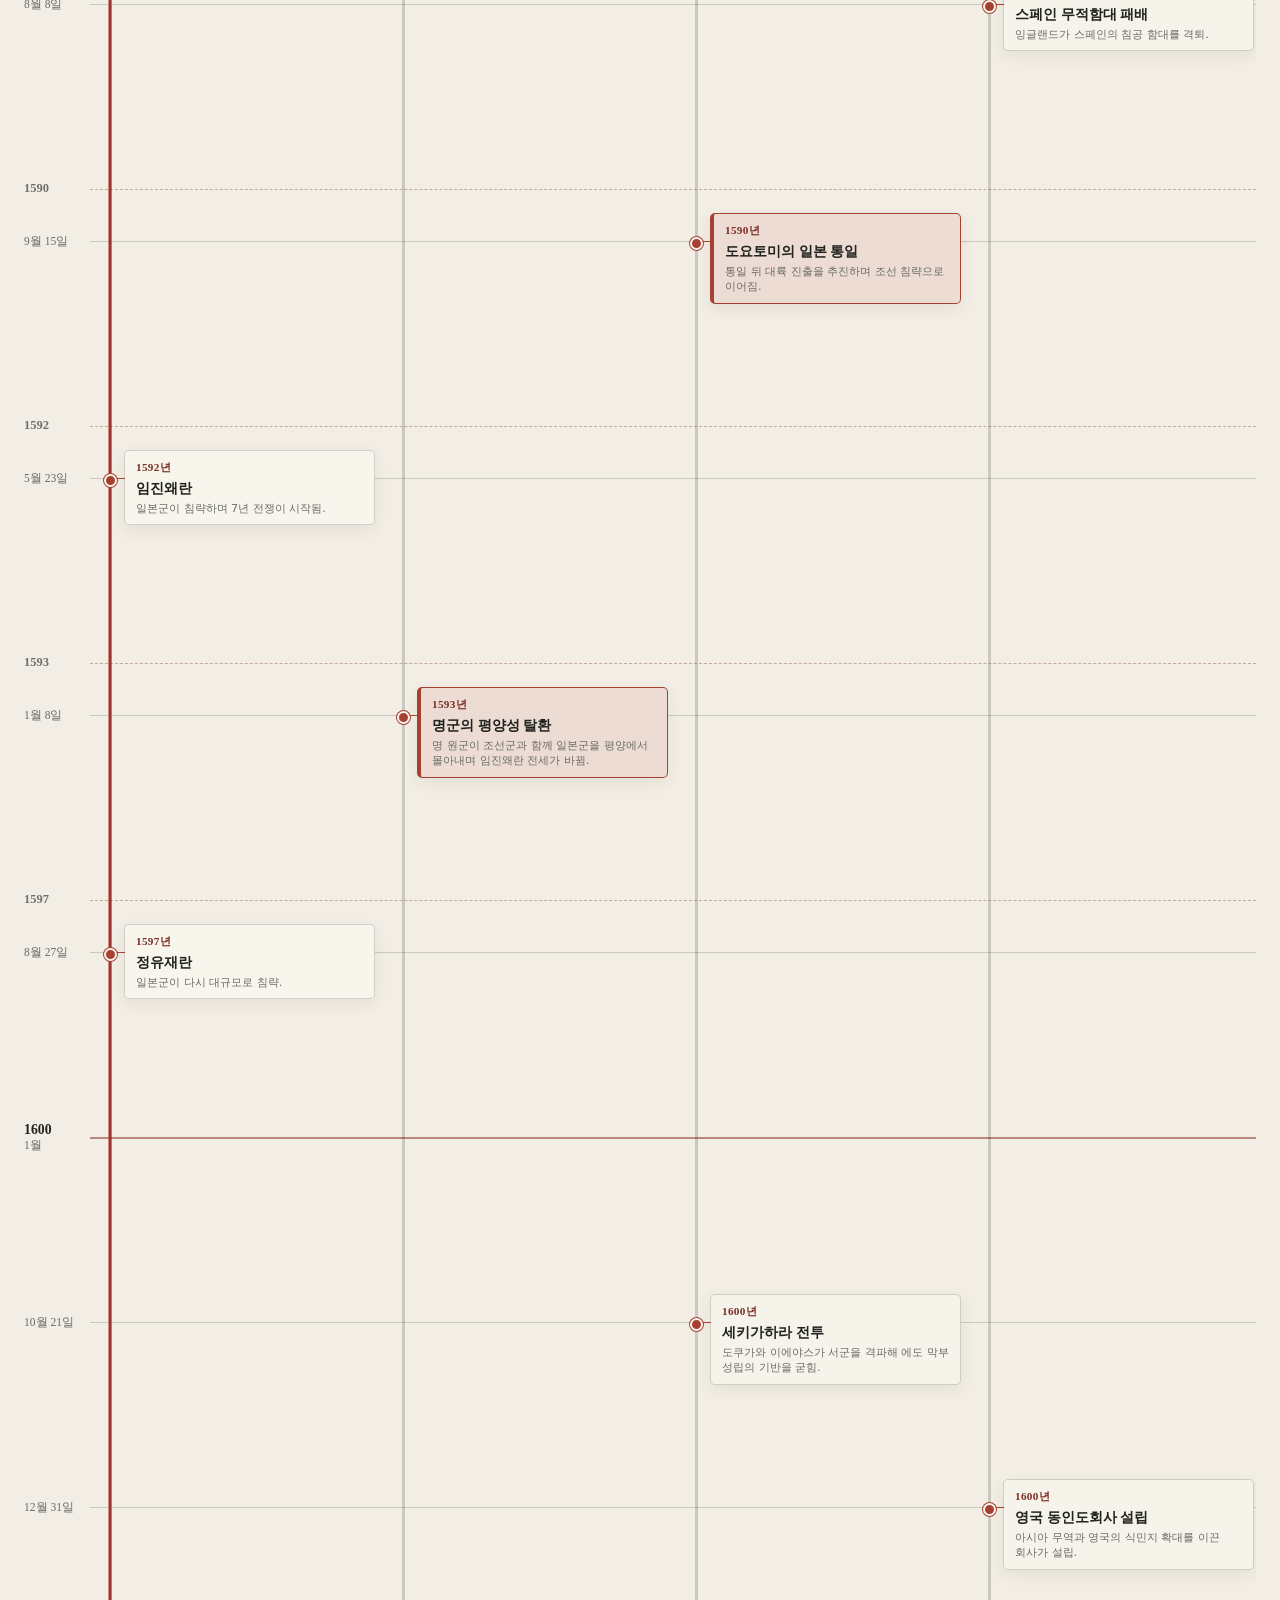
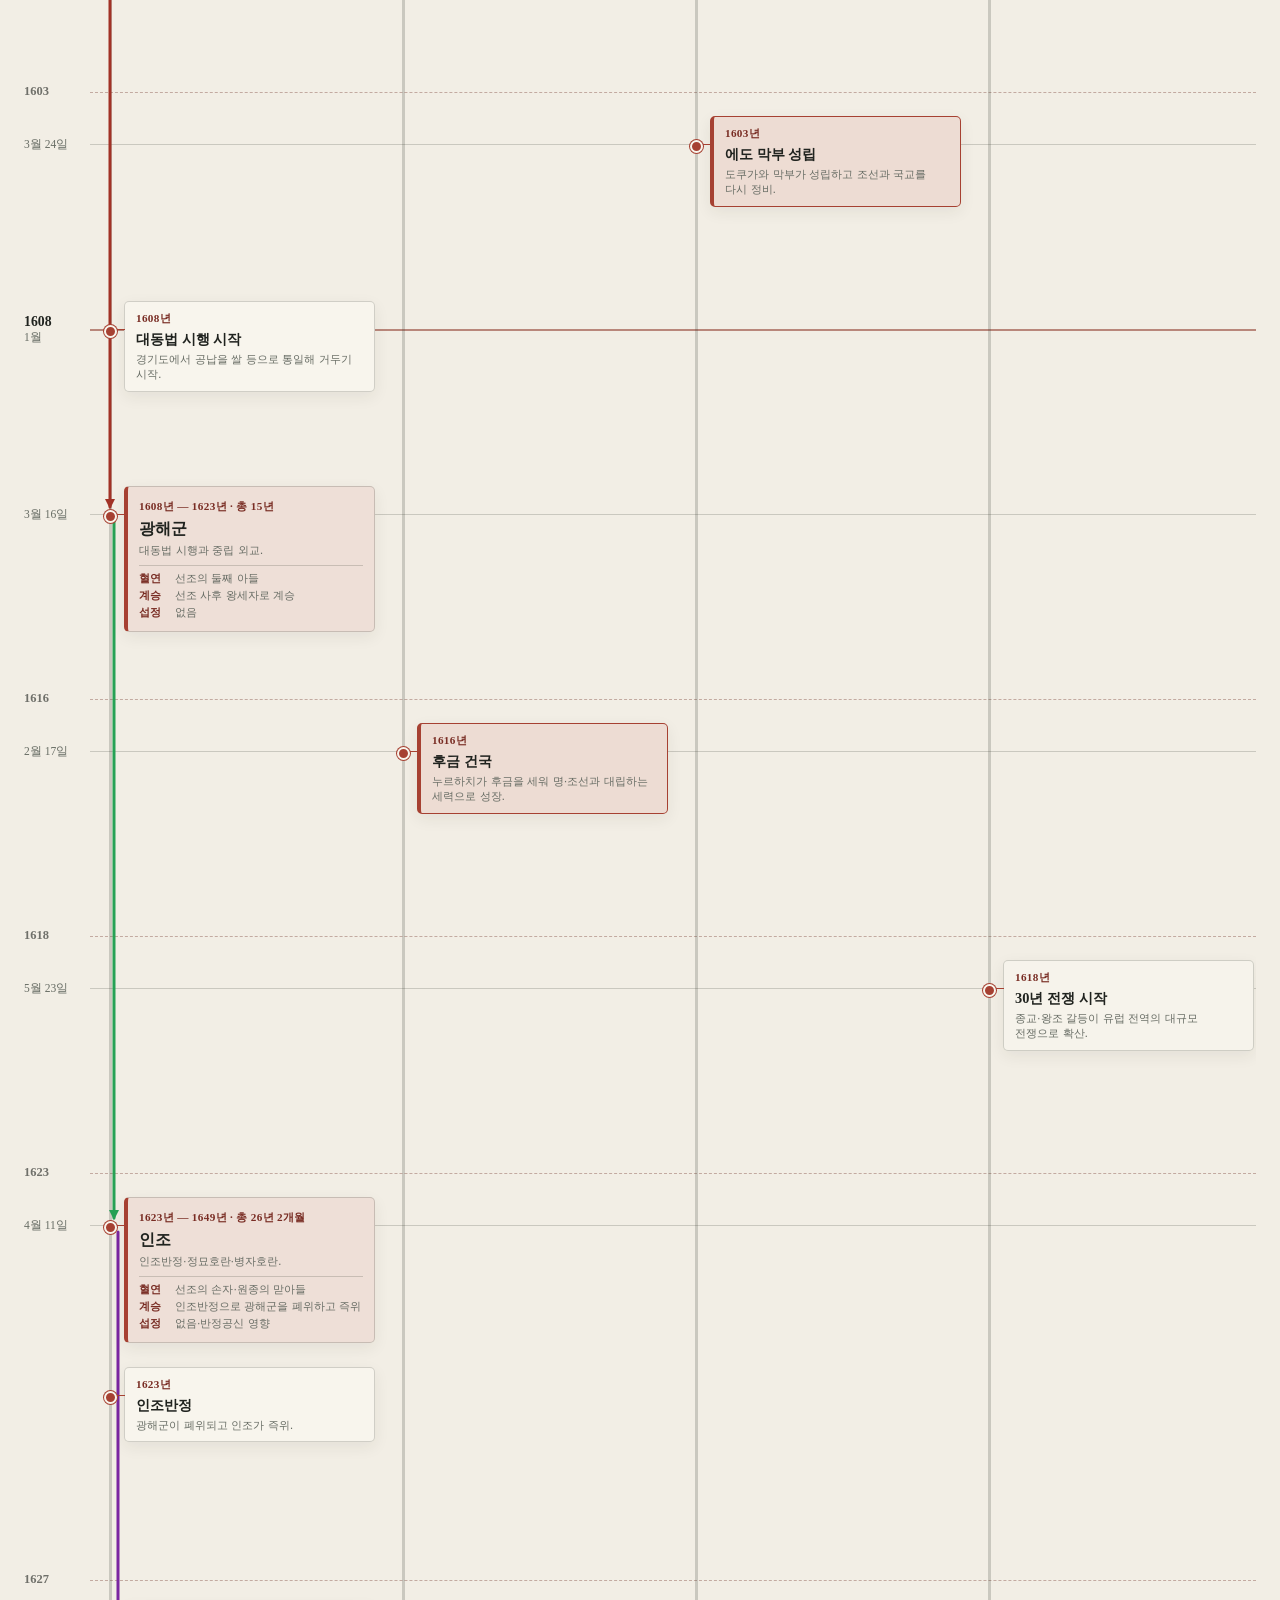
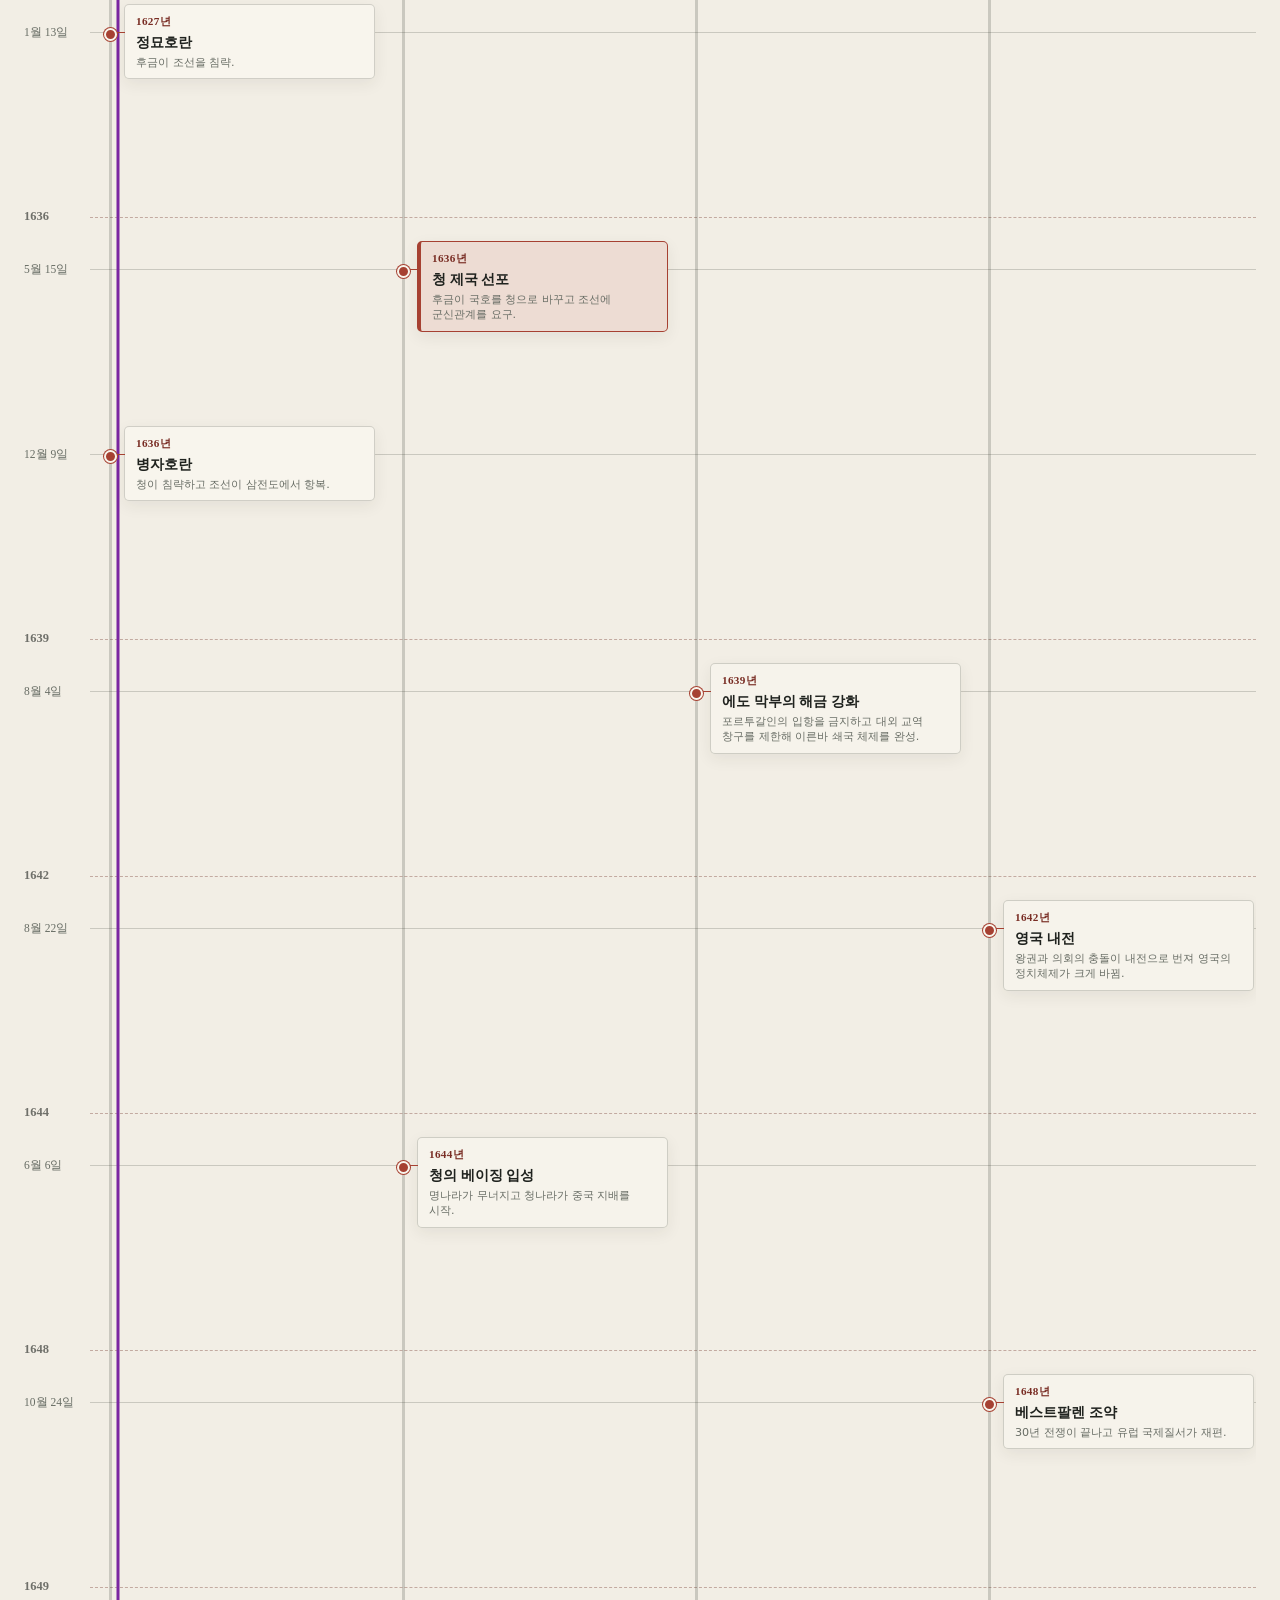
<file: joseon-dynasty.html>
<!doctype html>
<html lang="ko">
<head>
  <meta charset="utf-8">
  <meta name="robots" content="noindex, nofollow, noarchive">
  <meta name="viewport" content="width=device-width, initial-scale=1, viewport-fit=cover">
  <meta name="description" content="조선 태조부터 1950년 6·25전쟁 발발까지 한국사와 중국·일본·세계사의 배경을 함께 살펴보는 타임라인">
  <meta name="theme-color" content="#f2eee5">
  <meta name="apple-mobile-web-app-capable" content="yes">
  <meta name="apple-mobile-web-app-status-bar-style" content="default">
  <meta name="apple-mobile-web-app-title" content="History Point">
  <link rel="manifest" href="manifest.webmanifest">
  <link rel="apple-touch-icon" sizes="180x180" href="assets/icons/apple-touch-icon.png">
  <title>조선왕조와 근대 · 세계사 타임라인</title>
  <link rel="stylesheet" href="assets/timeline-base.css?v=20260930-5">
  <link rel="stylesheet" href="assets/joseon-dynasty.css?v=20260826-1">
</head>
<body class="joseon-page" data-timeline-config="data/joseon-dynasty-data.js">
  <div class="page-shell">
    <header class="site-header"><a class="brand" href="index.html"><span class="brand-mark">WH</span><span>세계사 타임라인</span></a><a class="back-link" href="index.html">← 사건 목록</a></header>
    <main>
      <section class="hero has-photo-bg hero-joseon">
        <span class="page-version">v1.1.2</span>
        <div class="hero-photos" role="img" aria-label="일월오봉도, 1863년 조선 관리들, 1906년 경복궁 근정전을 담은 조선 왕조 합성 배경" aria-hidden="true">
          <div class="hero-photo hero-photo-irworobongdo"></div>
          <div class="hero-photo hero-photo-scholars"></div>
          <div class="hero-photo hero-photo-gyeongbokgung"></div>
        </div>
        <div class="hero-text"><p class="eyebrow">1392 — 1950 · JOSEON, MODERN KOREA &amp; THE WORLD</p><h1>조선과<br>근대</h1></div>
        <p class="hero-copy">조선 왕대와 주요 사건에서 해방·분단을 거쳐 6·25전쟁 발발까지, 중국·일본·나머지 세계의 흐름을 같은 시간선에서 비교합니다.</p>
      </section>
      <section class="timeline-section" aria-labelledby="timeline-heading">
        <div class="section-heading"><h2 id="timeline-heading">조선과 근대 · 태조부터 6·25전쟁 전까지</h2><p>같은 높이는 같은 시기입니다</p></div>
        <div class="joseon-chronicle">
          <div class="joseon-timeline-column">
            <div id="sticky-theater-bar" class="sticky-theater-bar" aria-hidden="true"><div id="sticky-year" class="sticky-year"></div><div id="sticky-theater-track" class="sticky-theater-track"></div></div>
            <div id="timeline-scroll" class="timeline-scroll" aria-label="조선왕조 타임라인 영역"><div id="timeline-board" class="timeline-board"><div id="time-rules" class="time-rules" aria-hidden="true"></div></div></div>
          </div>
          <figure class="joseon-map-pane" aria-label="대동여지도 배경">
            <img src="images/daedongyeojido.png" alt="김정호가 1861년에 제작한 대동여지도">
            <figcaption>대동여지도, 김정호, 1861 · Wikimedia Commons</figcaption>
          </figure>
        </div>
        <div class="timeline-note"><span class="edit-hint">타임라인·여백 길게 누르기: 그 위치에 사건 추가</span><span>사건 카드 길게 누르기: 추가·편집·삭제</span><span>기존 네 개 역사선 유지 · 1910년 이후는 시대 배경 카드로 표시</span><span>제1·2차 세계대전과 6·25전쟁 카드는 상세 타임라인으로 연결</span></div>
      </section>
    </main>
    <footer class="site-footer"><span>WORLD HISTORY ARCHIVE</span><span>조선왕조부터 1950년 6·25전쟁 발발까지</span></footer>
  </div>

  <dialog id="map-dialog" aria-labelledby="dialog-title">
    <div class="dialog-header"><div><span id="dialog-date" class="dialog-date"></span><h3 id="dialog-title"></h3></div><button id="close-dialog" class="close-button" type="button" aria-label="확대 지도 닫기">✕</button></div>
    <div class="dialog-map-wrap"><div class="interactive-map"><svg id="dialog-map" class="dialog-map" role="img" aria-labelledby="dialog-map-title dialog-map-desc"></svg><div class="map-zoom-controls" aria-label="지도 확대 축소"><button id="dialog-zoom-in" type="button" aria-label="지도 확대">＋</button><button id="dialog-zoom-out" type="button" aria-label="지도 축소">−</button></div></div></div>
    <p id="dialog-summary" class="dialog-summary"></p>
  </dialog>

  <div id="event-menu" class="event-menu" role="menu" aria-label="사건 편집 메뉴">
    <button type="button" data-action="add" role="menuitem">＋ 사건 추가</button>
    <button type="button" data-action="edit" role="menuitem">✎ 사건 편집</button>
    <button type="button" data-action="delete" class="delete-action" role="menuitem">− 사건 삭제</button>
  </div>

  <dialog id="editor-dialog" class="editor-dialog" aria-labelledby="editor-title">
    <form id="editor-form" class="editor-form">
      <div class="dialog-header"><div><span class="dialog-date">내 타임라인</span><h3 id="editor-title">사건 편집</h3></div><button id="close-editor" class="close-button" type="button" aria-label="편집 창 닫기">✕</button></div>
      <label class="form-field"><span>시대</span><select id="edit-theater" required></select></label>
      <label class="form-field"><span>날짜 (정렬 기준)</span><input id="edit-sort-date" type="date" min="1392-01-01" max="1950-06-25" required></label>
      <label class="form-field"><span>종료 날짜 (기간 사건만)</span><input id="edit-end-date" type="date" min="1392-01-01" max="1950-06-25"></label>
      <label class="form-field"><span>카드에 표시할 날짜</span><input id="edit-date" type="text" required placeholder="예: 1592년 5월 23일"></label>
      <label class="form-field"><span>사건명</span><input id="edit-title" type="text" required maxlength="60"></label>
      <label class="form-field"><span>요약</span><textarea id="edit-summary" required maxlength="220"></textarea></label>
      <label class="map-editor-toggle"><input id="edit-has-map" type="checkbox">지도 이동 경로 추가</label>
      <div id="map-editor" class="map-editor" hidden>
        <div class="interactive-map"><svg id="route-picker" class="route-picker" role="img" aria-label="출발점과 도착점을 선택하는 지도"></svg><div class="map-zoom-controls" aria-label="경로 선택 지도 확대 축소"><button id="picker-zoom-in" type="button" aria-label="경로 선택 지도 확대">＋</button><button id="picker-zoom-out" type="button" aria-label="경로 선택 지도 축소">−</button></div></div>
        <div class="picker-actions"><button id="pick-start" class="is-active" type="button">① 출발점 선택</button><button id="pick-end" type="button">② 도착점 선택</button><button id="clear-route" class="clear-route" type="button">경로 제거</button></div>
        <div class="route-fields"><label class="form-field"><span>출발지 이름</span><input id="edit-start-name" type="text" placeholder="예: 런던"></label><label class="form-field"><span>도착지 이름</span><input id="edit-end-name" type="text" placeholder="예: 파리"></label></div>
        <div id="coordinate-readout" class="coordinate-readout">지도에서 출발점과 도착점을 차례로 선택하세요.</div>
      </div>
      <p class="editor-help">지도 경로를 켜고 출발점·도착점을 지도에서 차례로 누르면 화살표 지도가 생성됩니다.</p>
      <div class="form-actions"><button id="cancel-edit" class="cancel-edit" type="button">취소</button><button class="save-edit" type="submit">저장</button></div>
    </form>
  </dialog>

  <script src="assets/d3.min.js"></script>
  <script src="assets/topojson-client.min.js"></script>
  <script src="assets/world-atlas.js"></script>
  <script src="data/joseon-dynasty-data.js?v=20260728-12"></script>
  <script src="assets/timeline-base.js?v=20260930-7"></script>
</body>
</html>
</file>
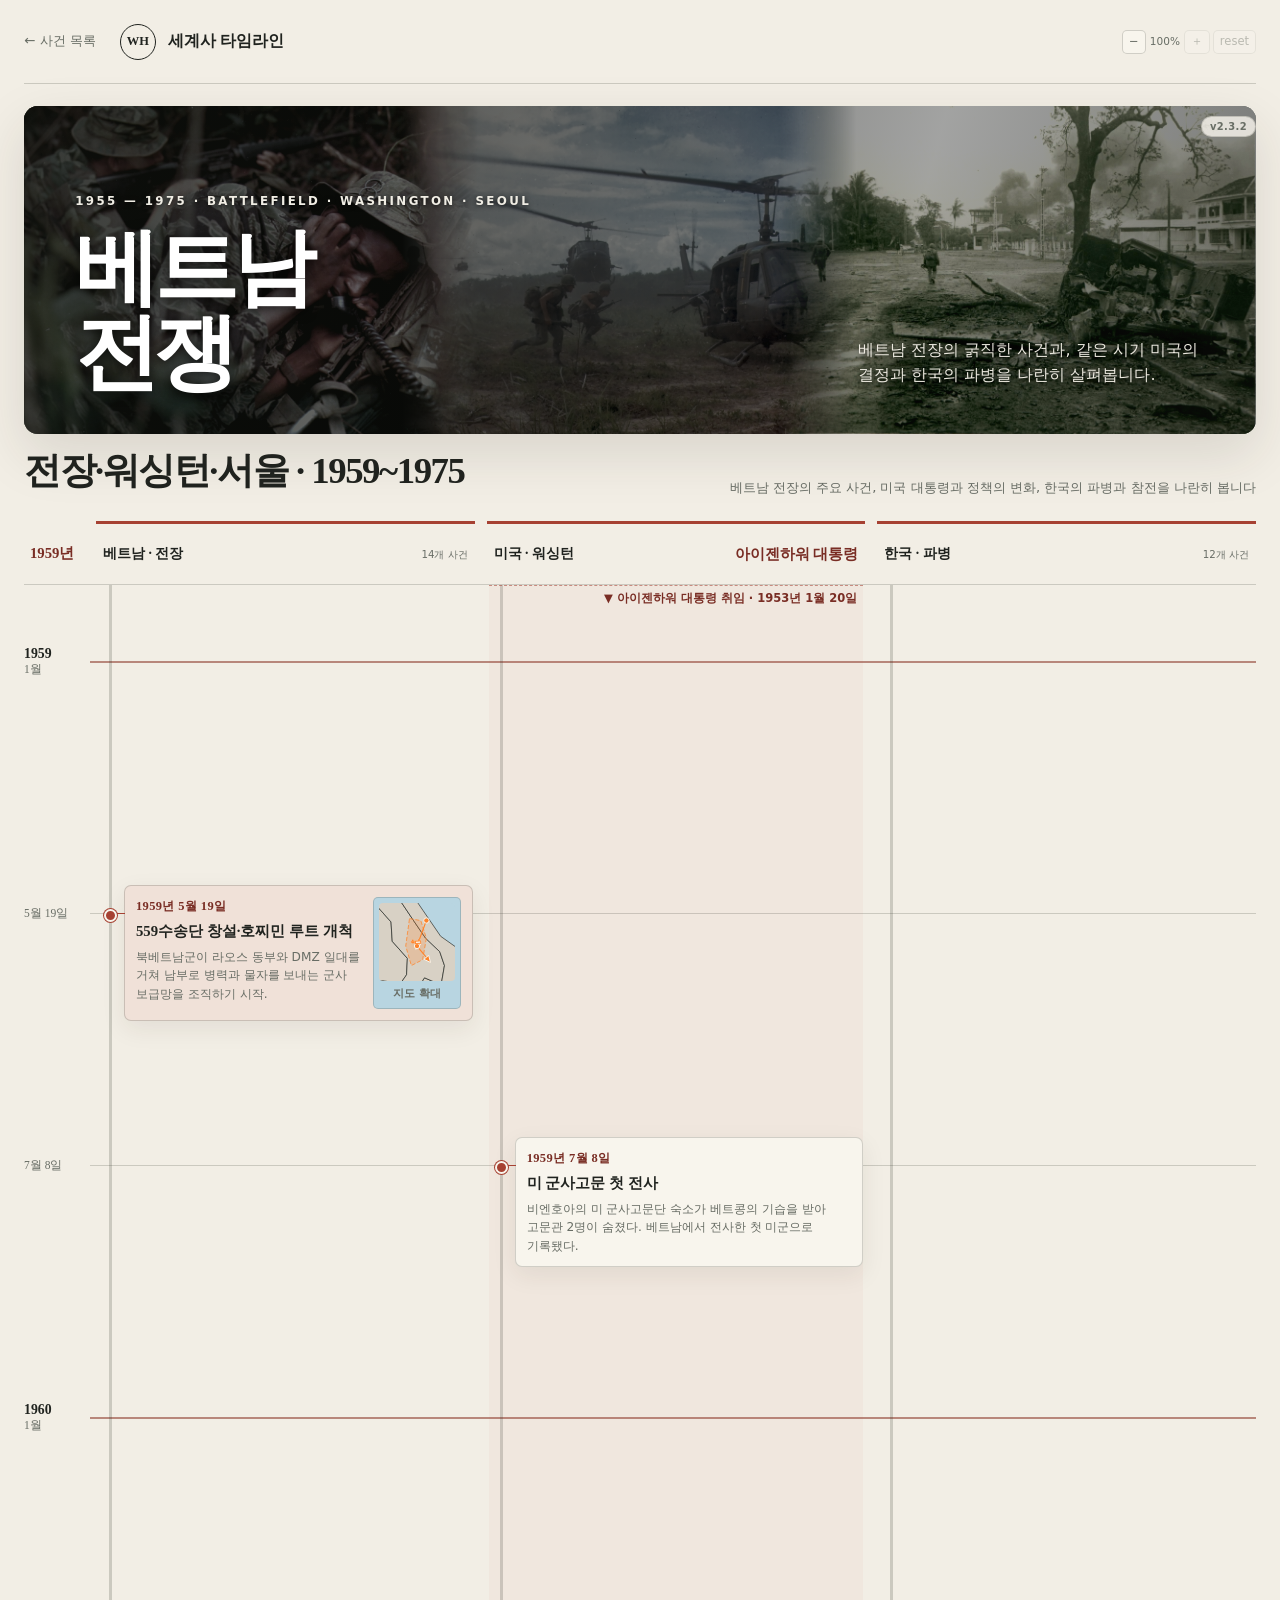
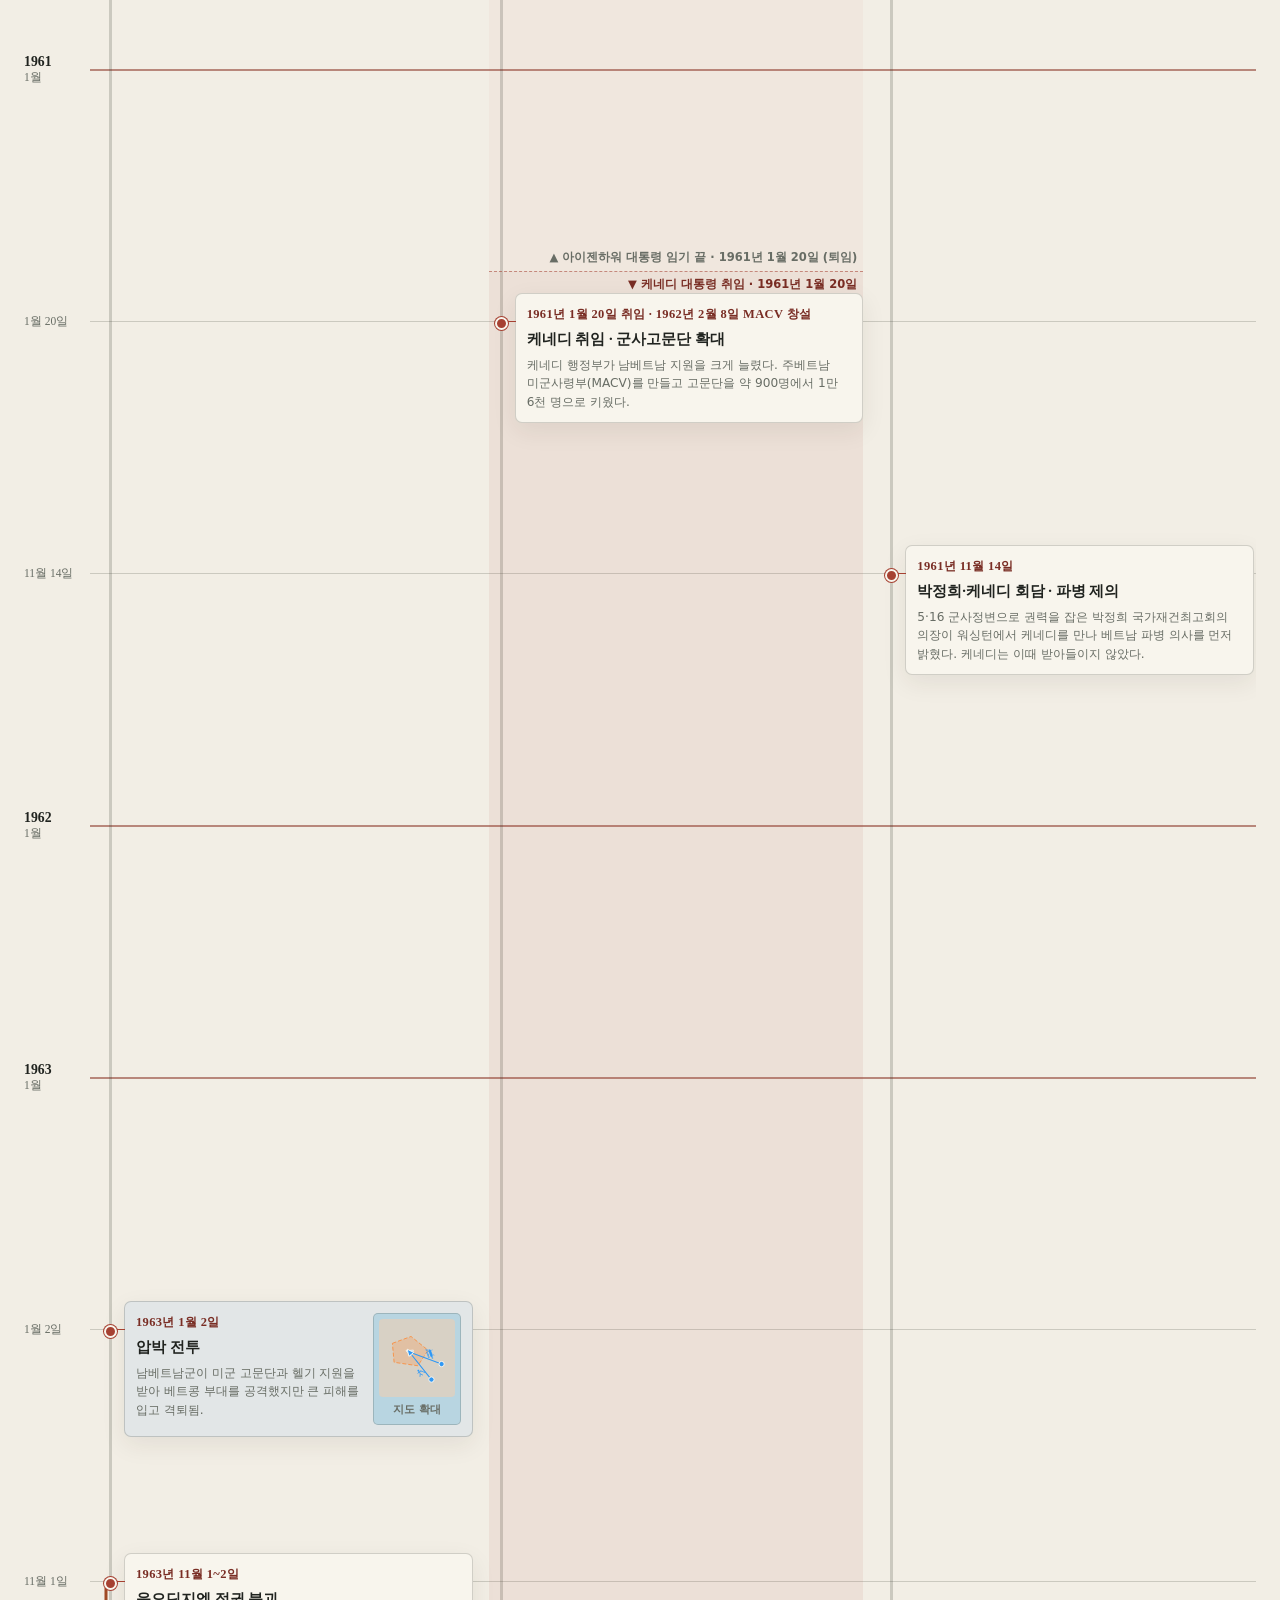
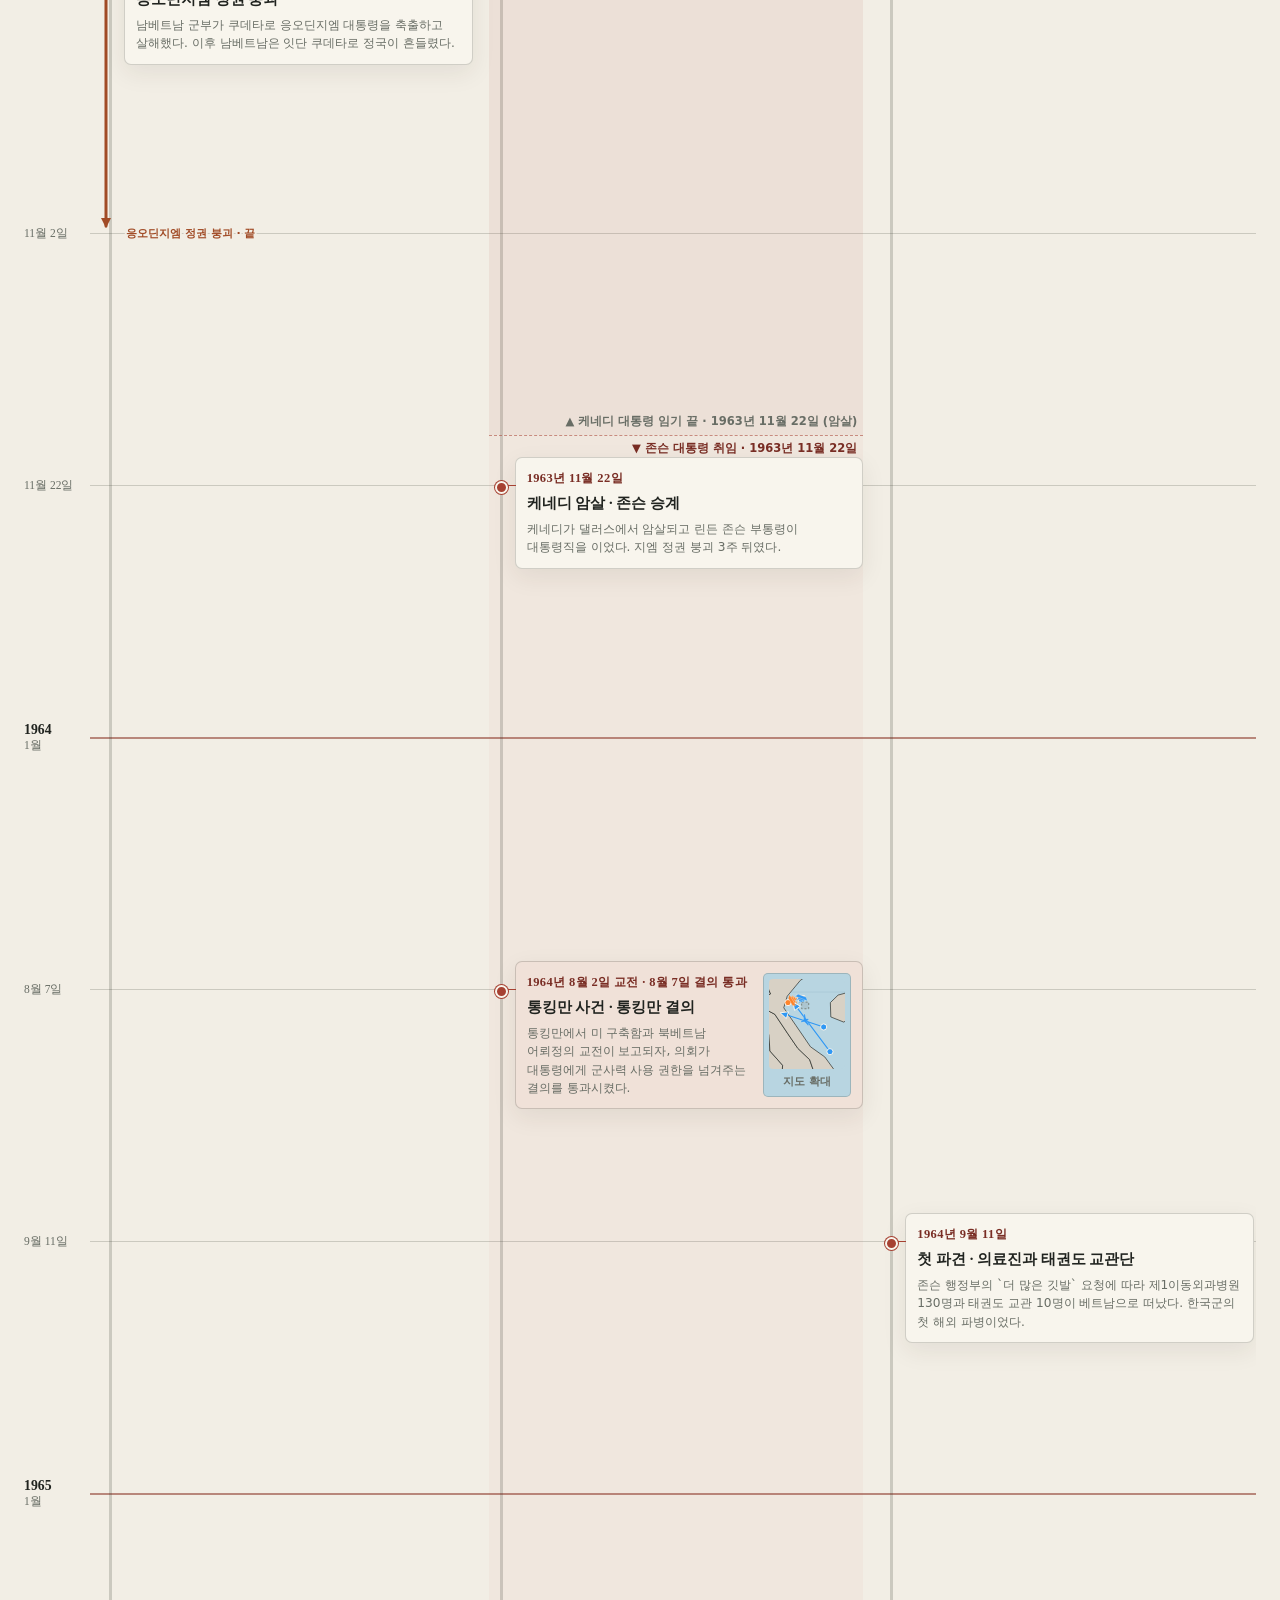
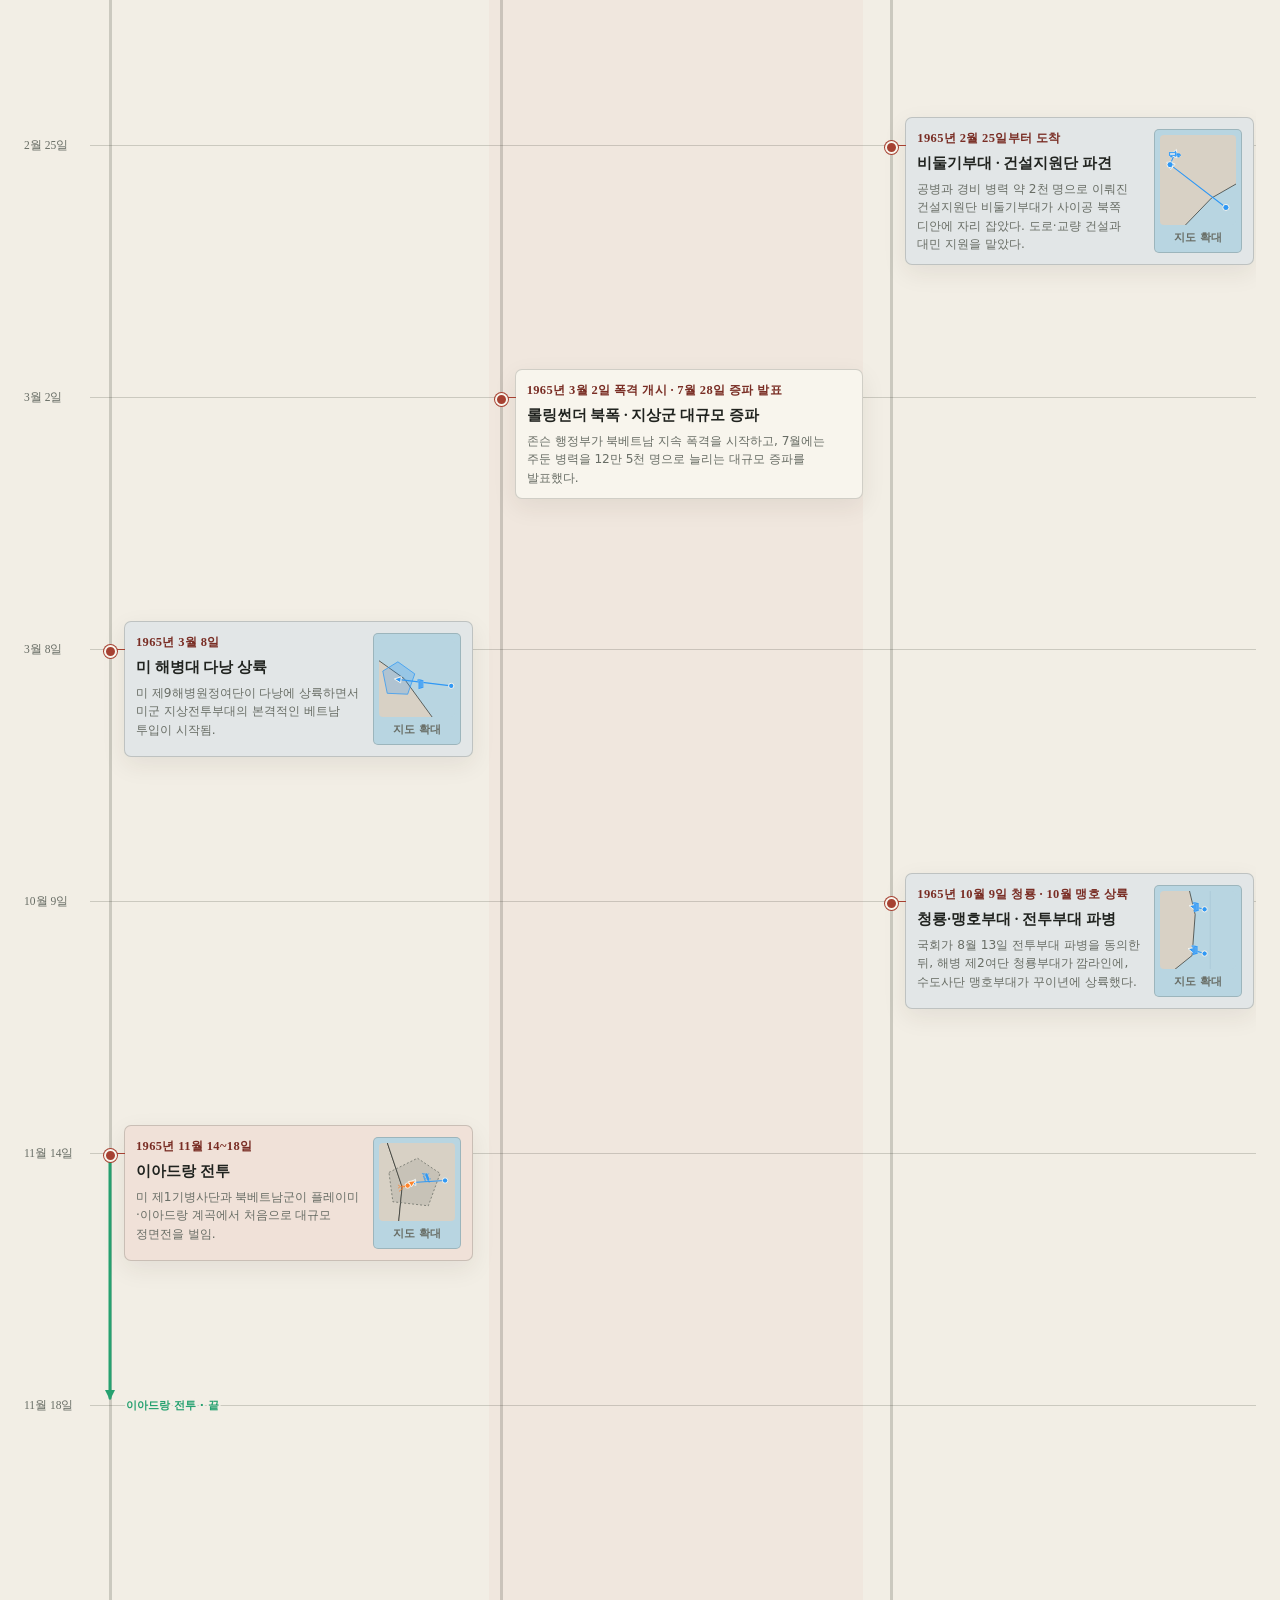
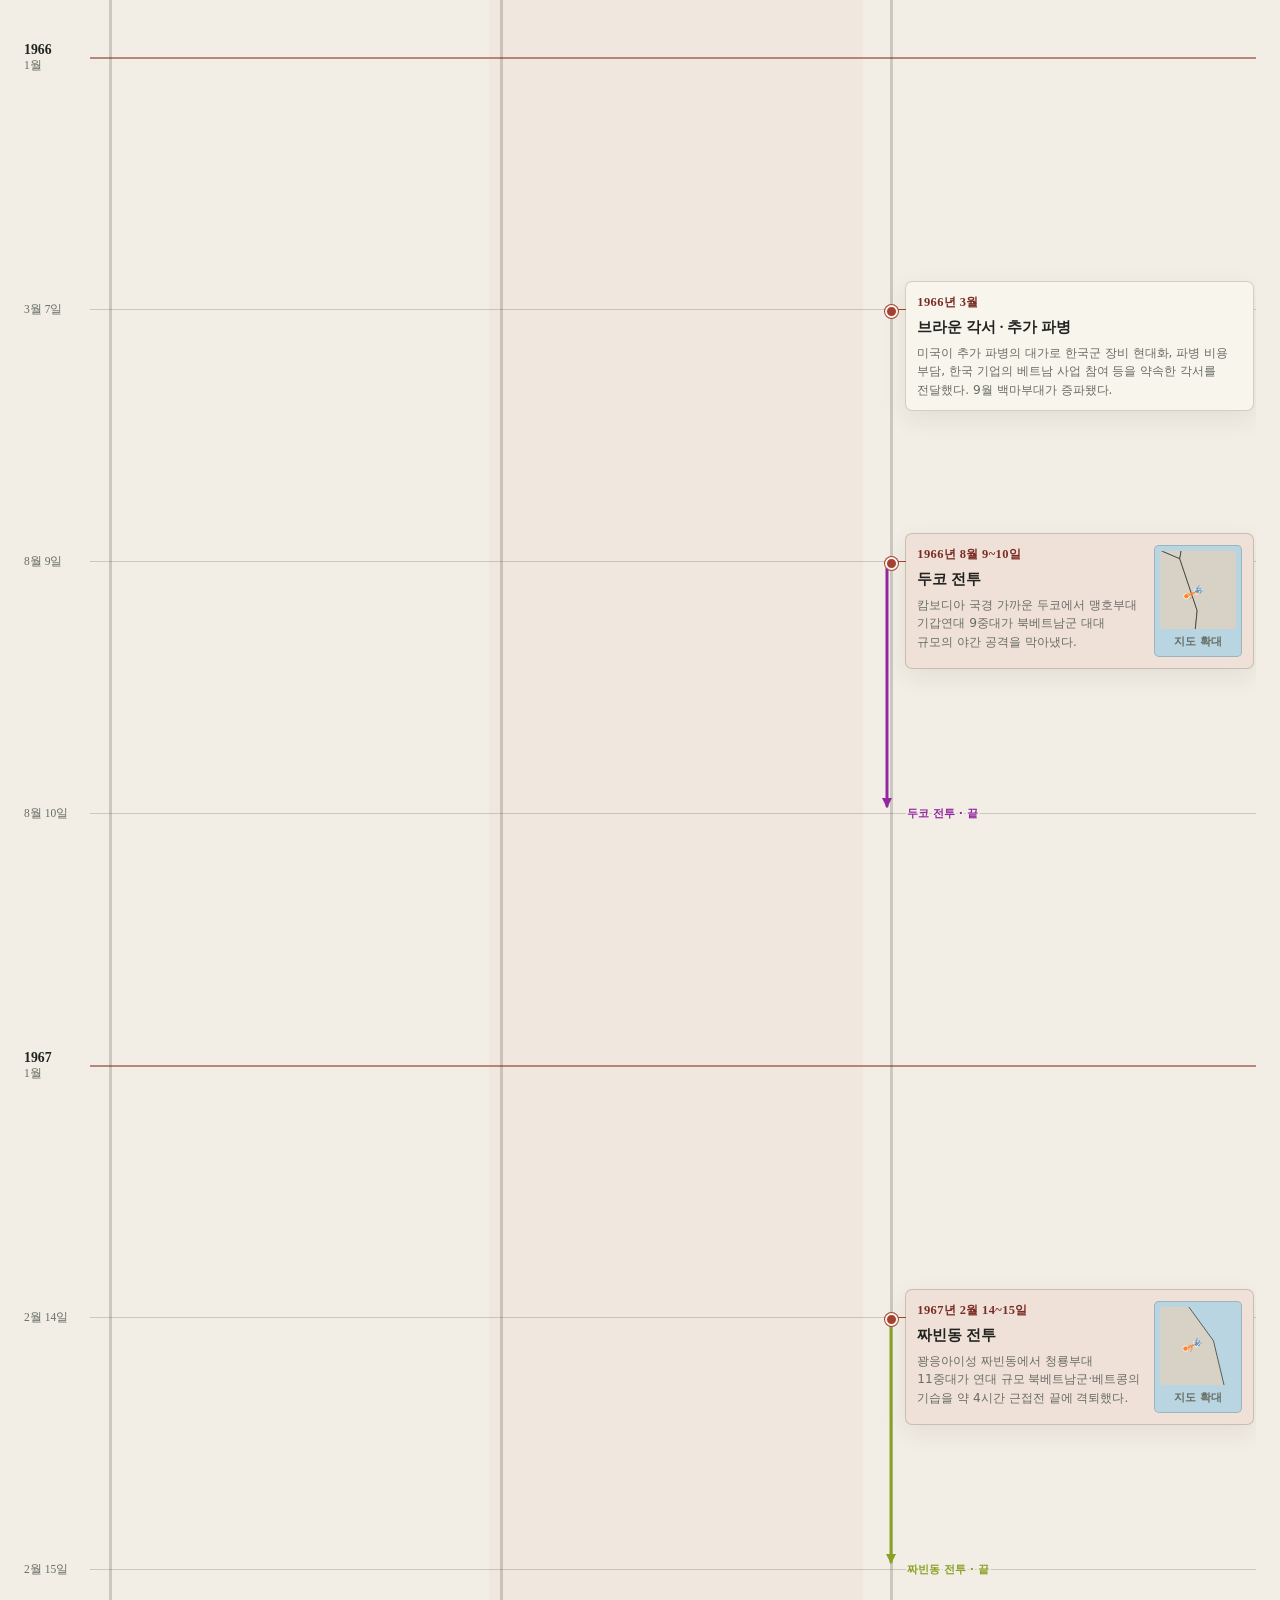
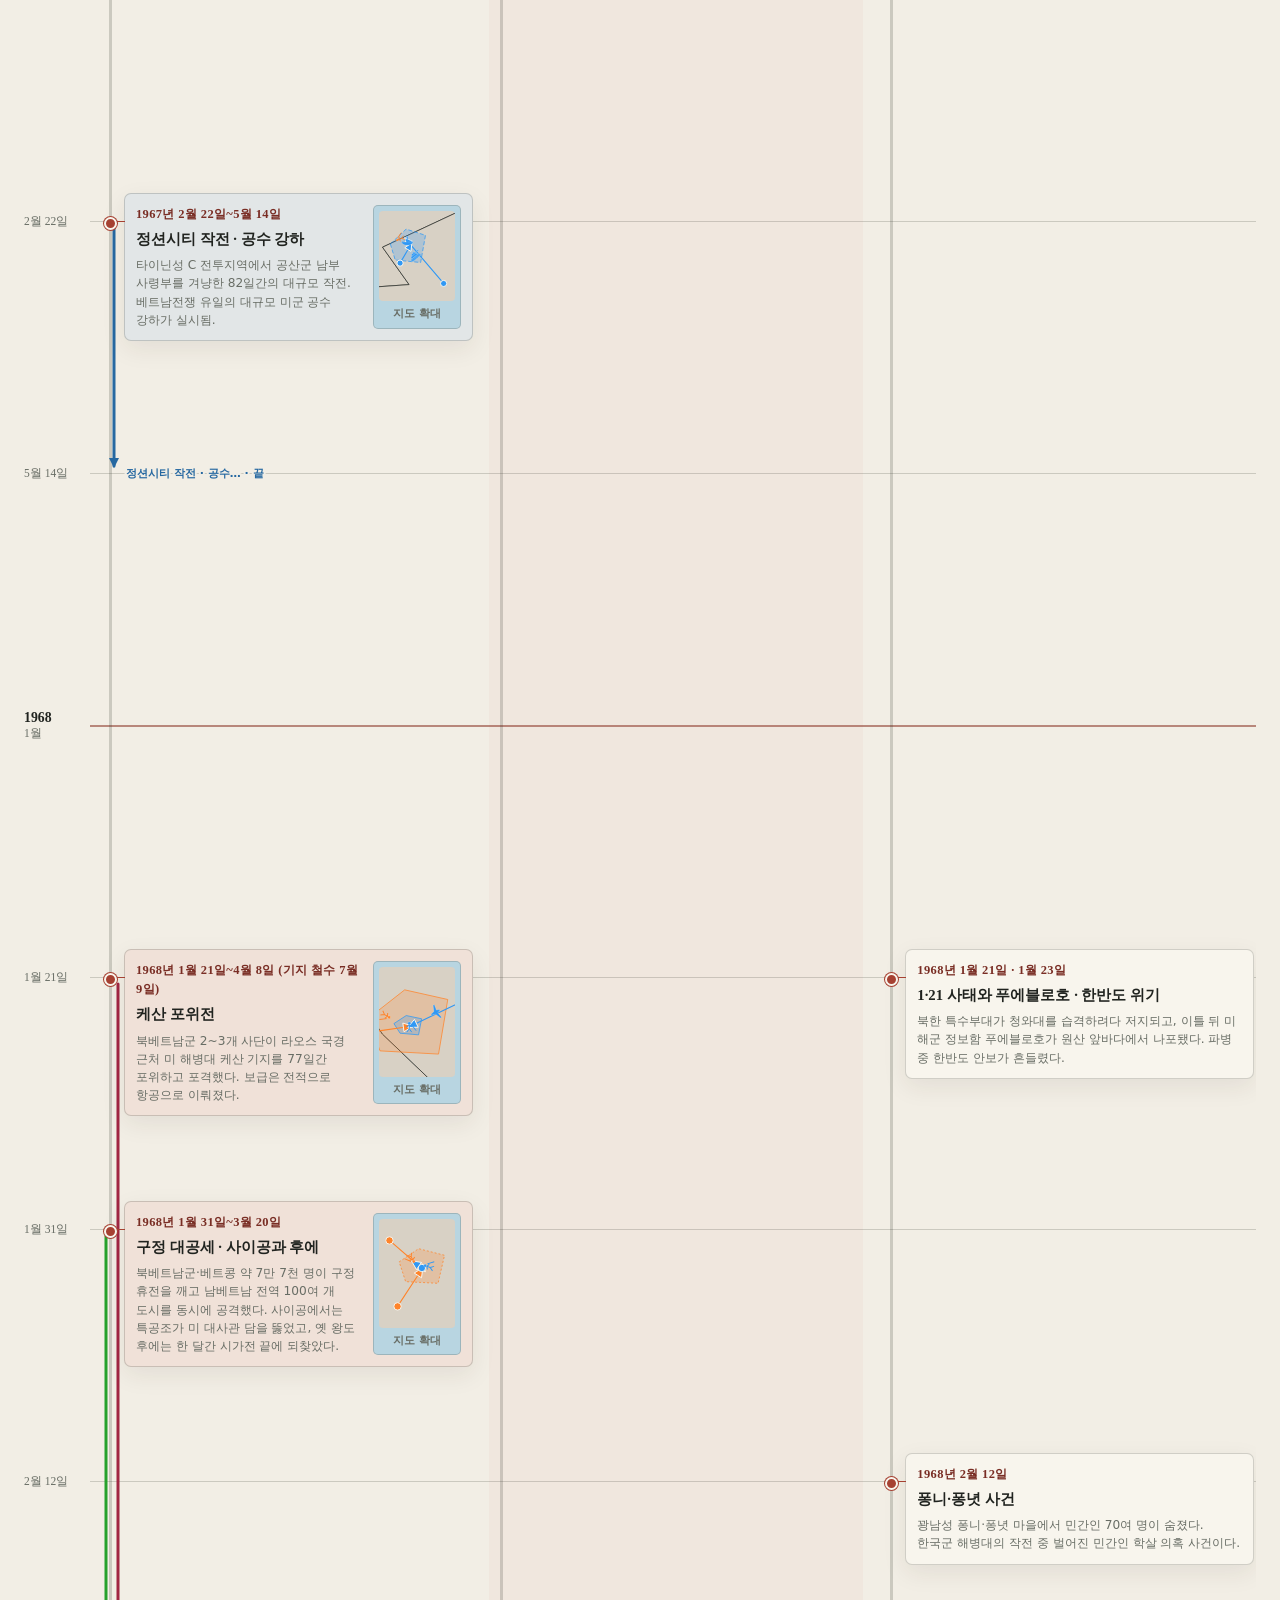
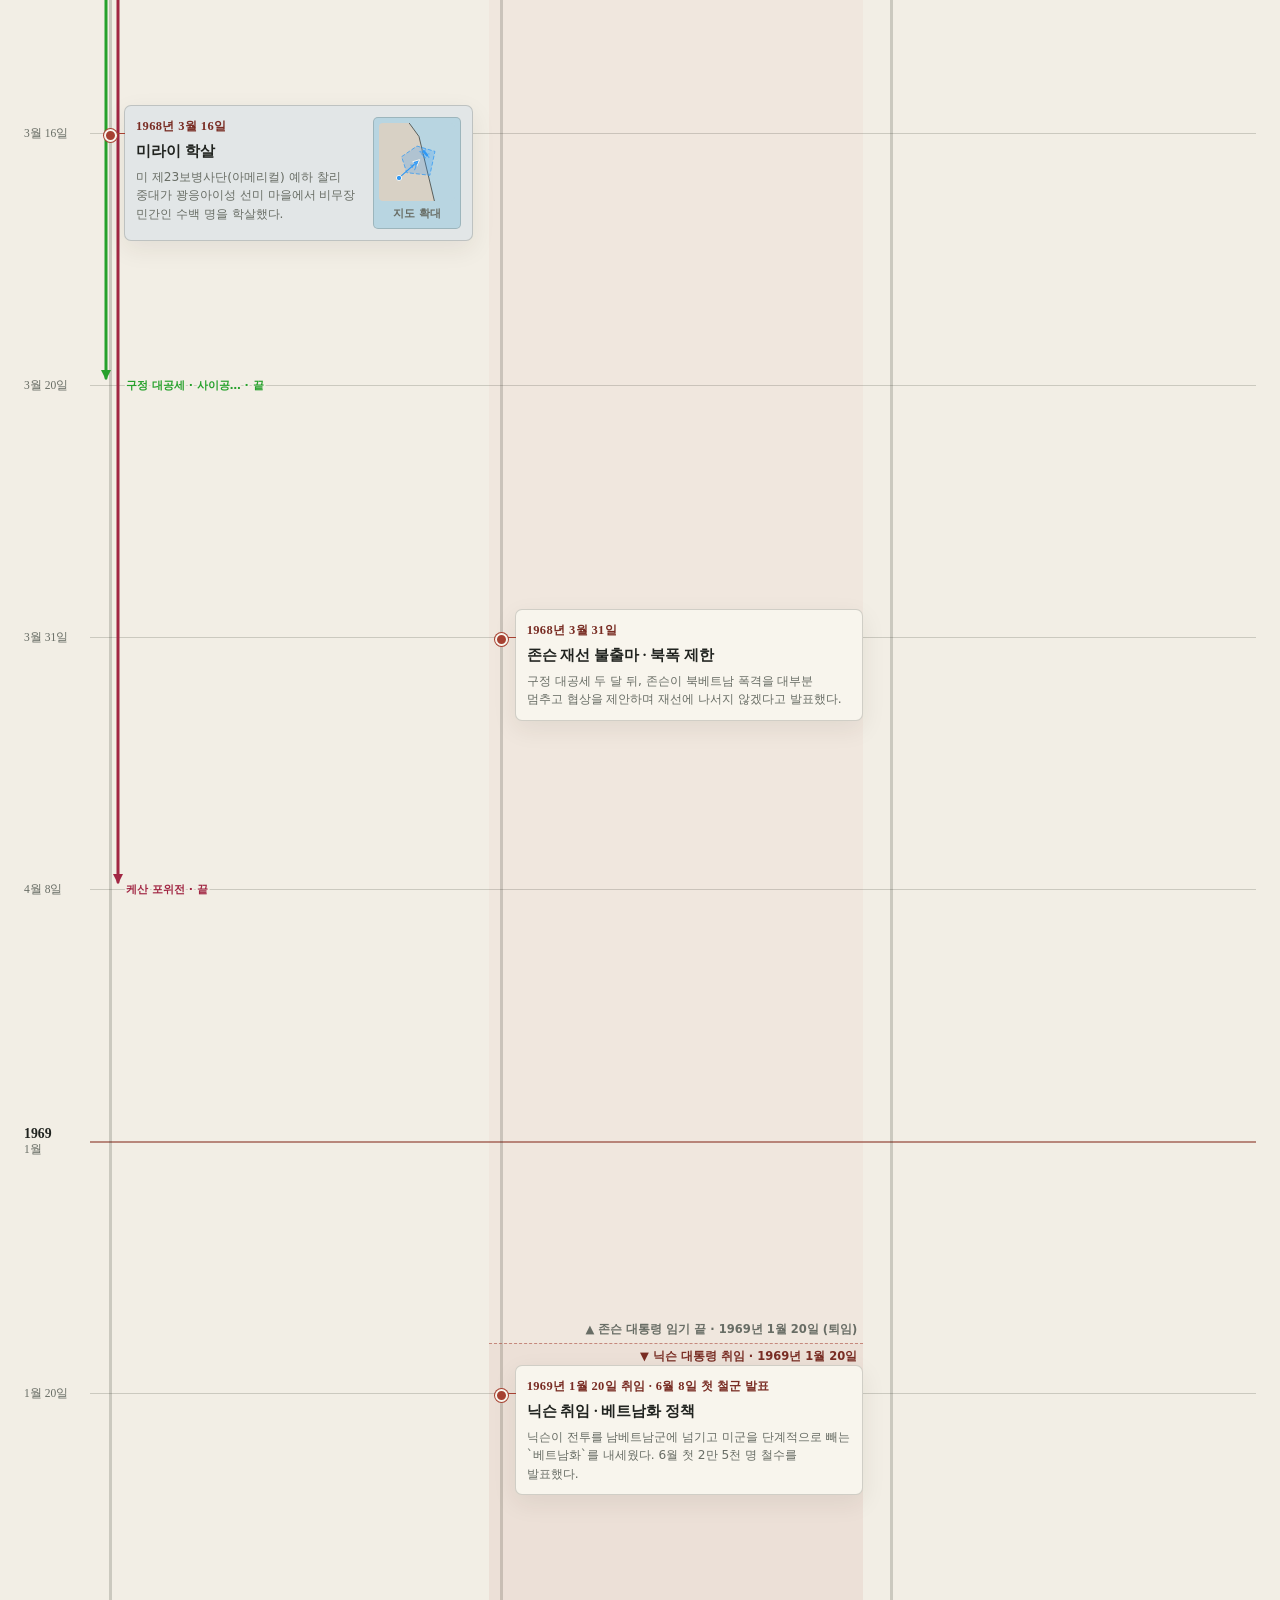
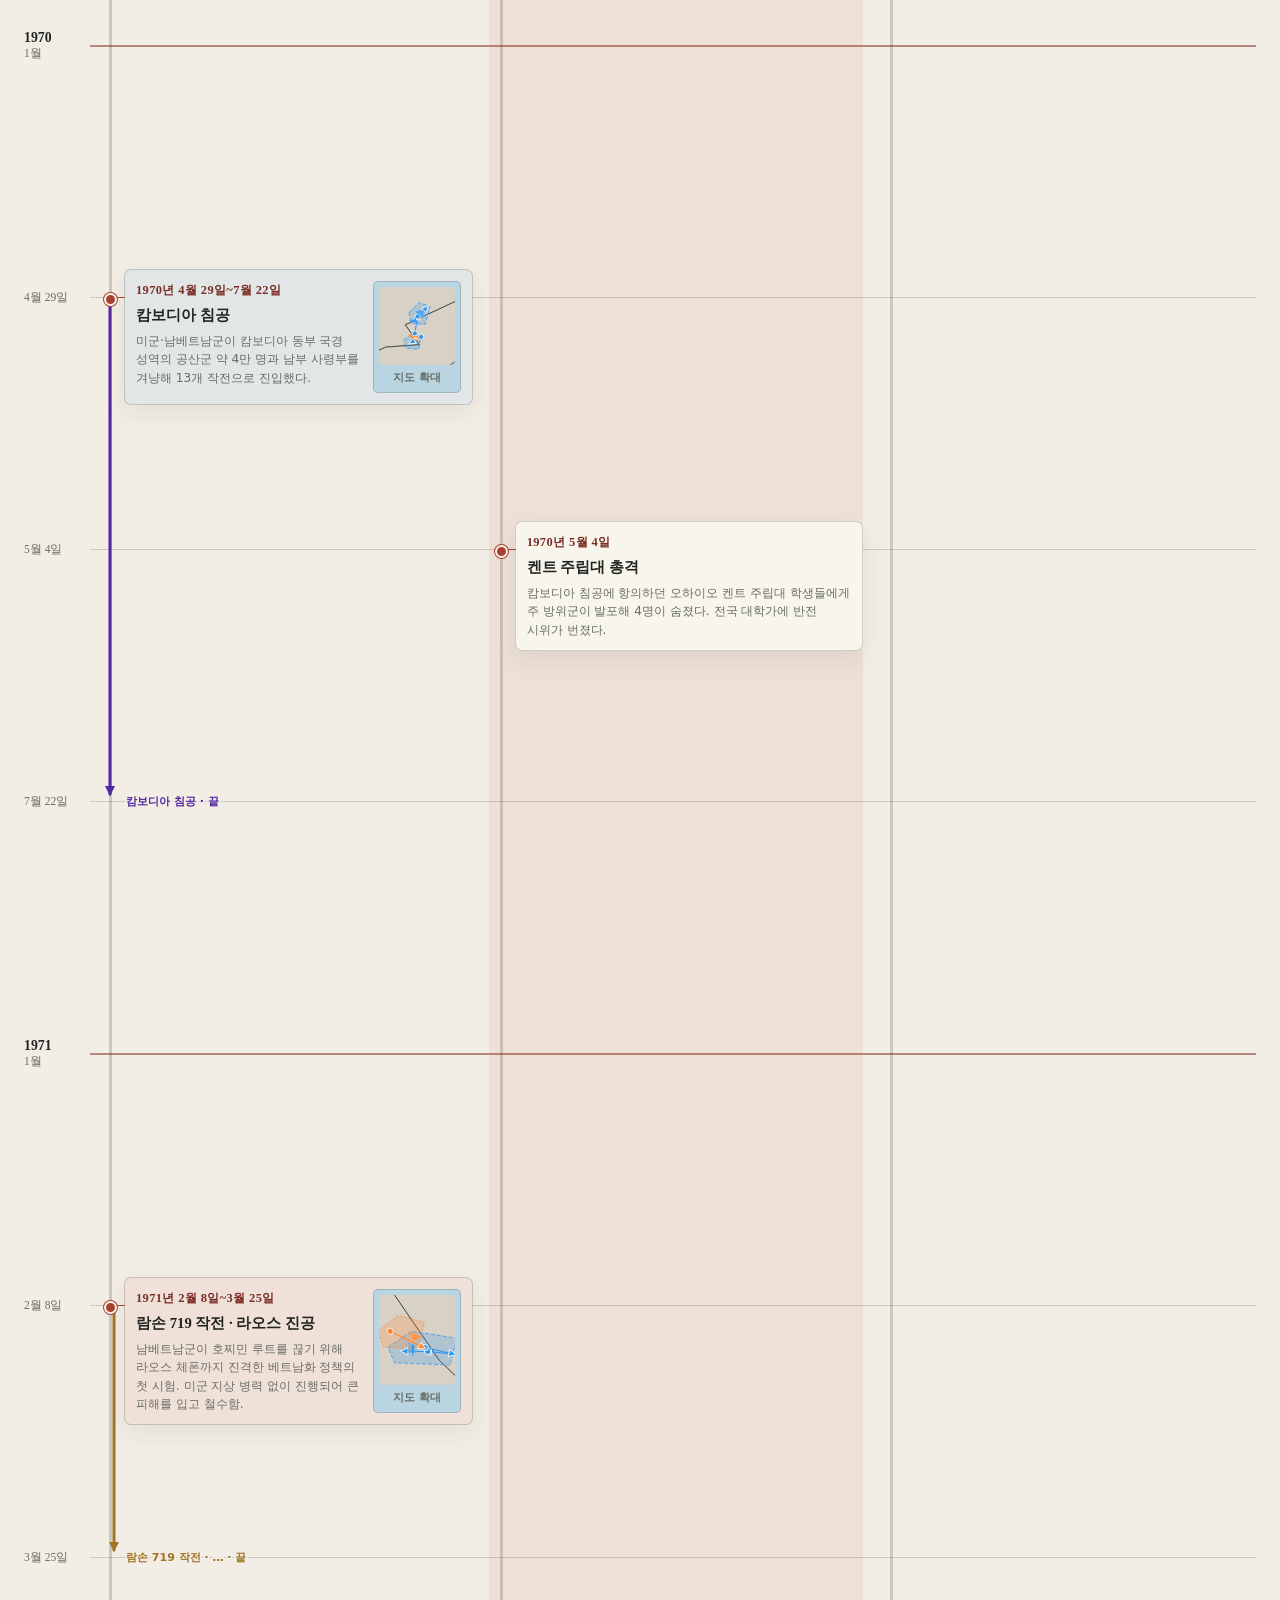
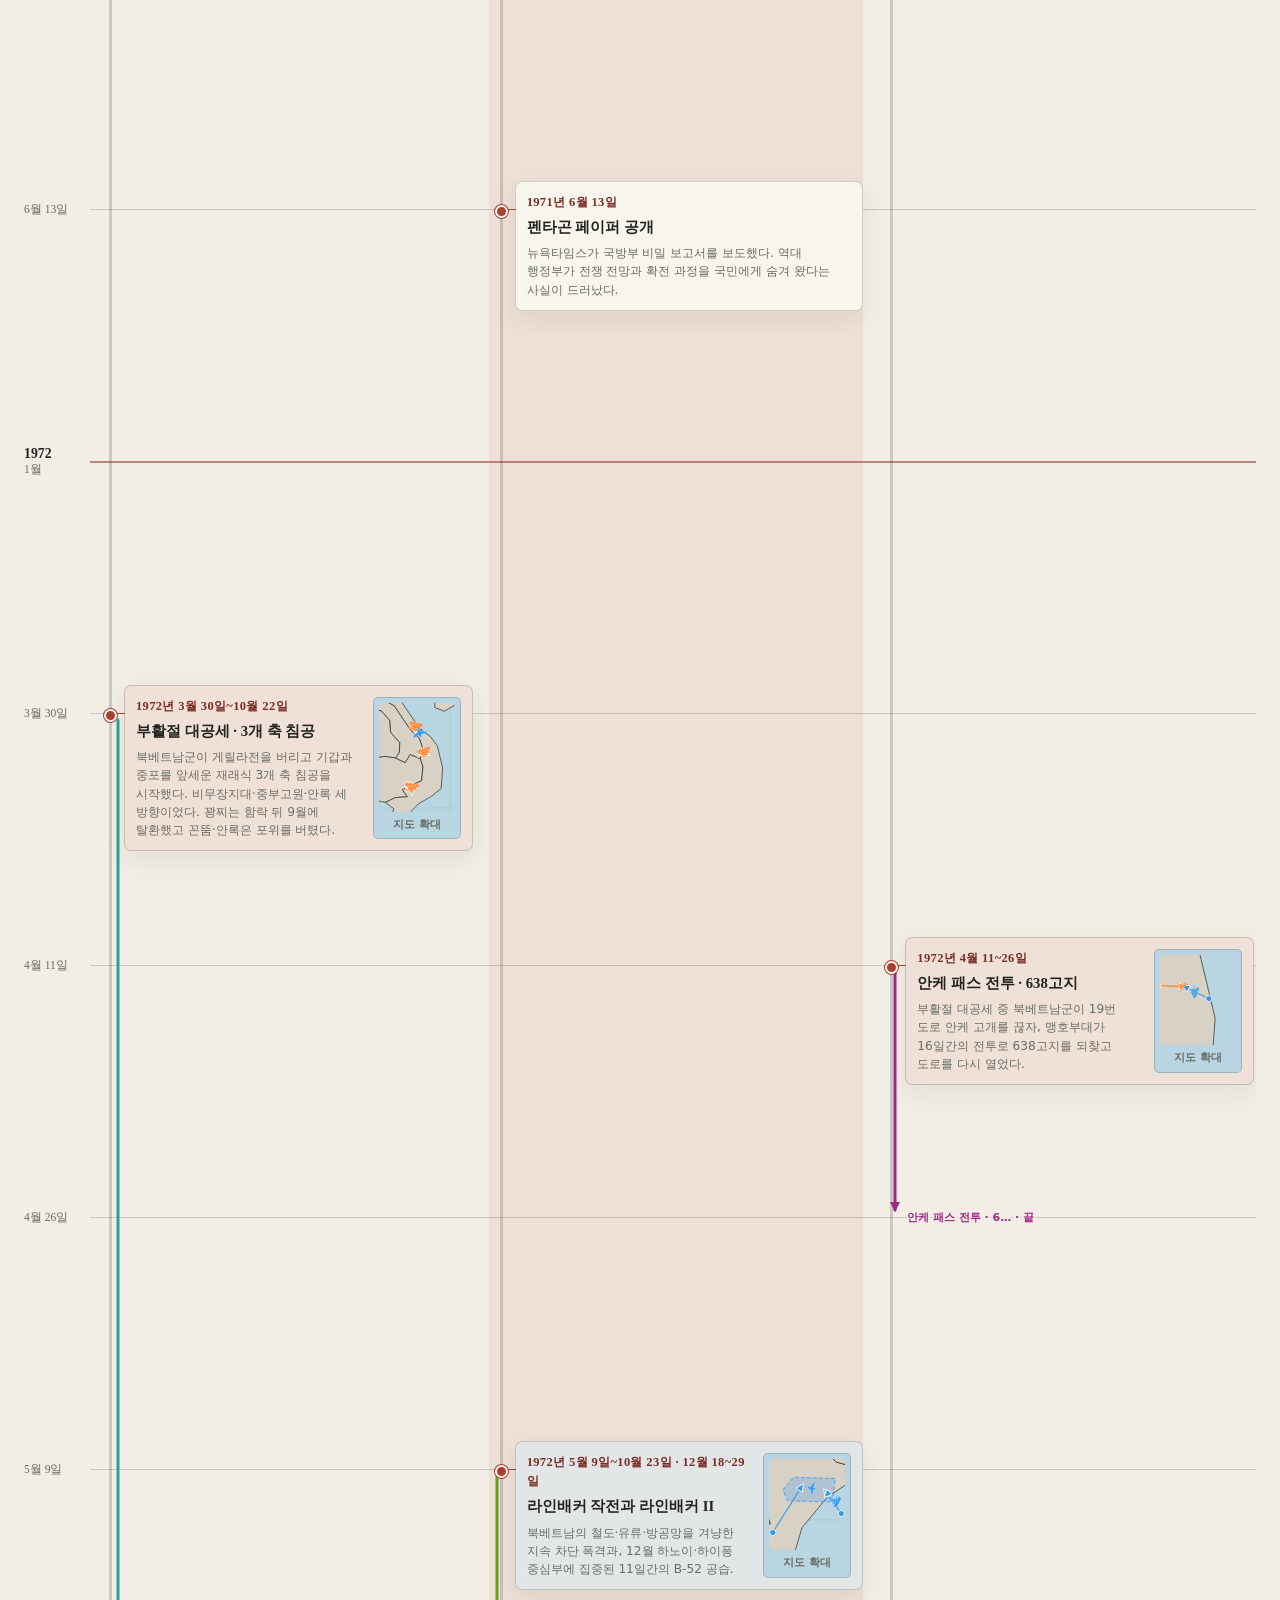
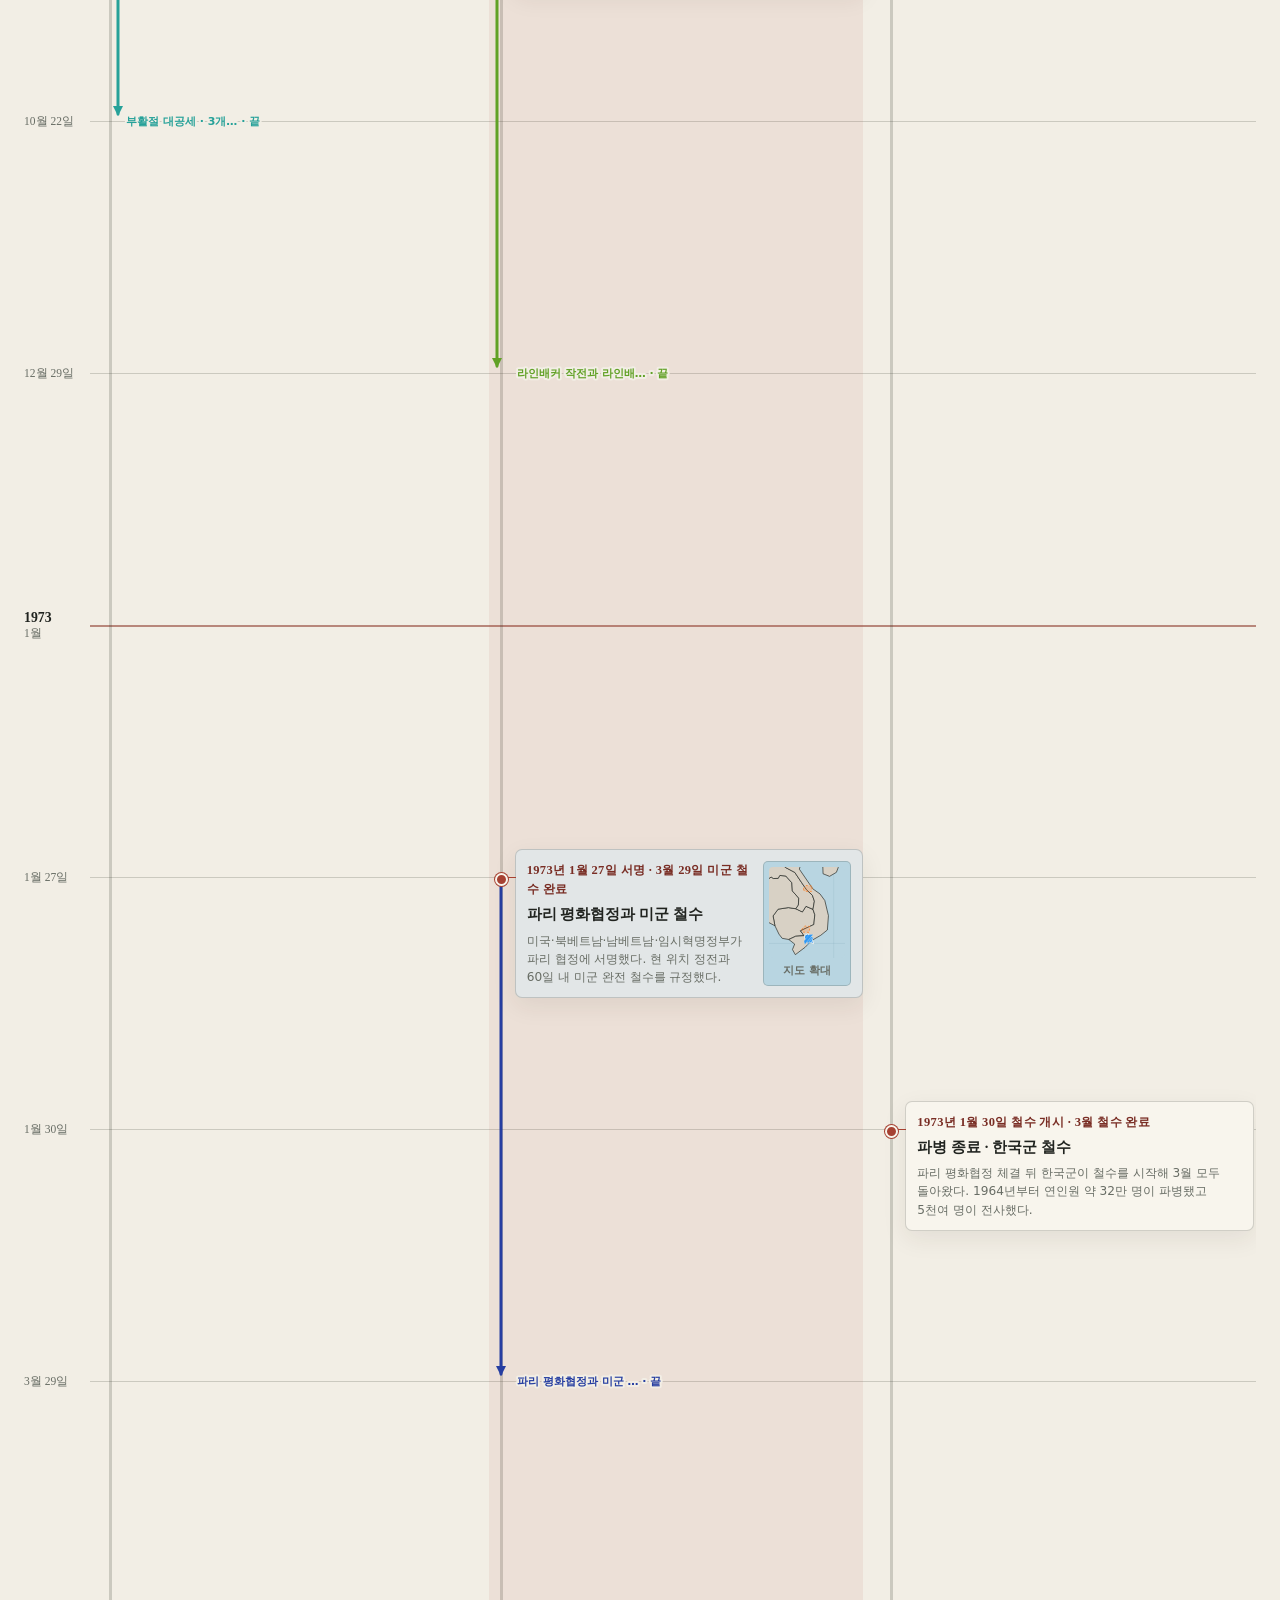
<file: vietnam-war.html>
<!doctype html>
<html lang="ko">
<head>
  <meta charset="utf-8">
  <meta name="robots" content="noindex, nofollow, noarchive">
  <meta name="viewport" content="width=device-width, initial-scale=1, viewport-fit=cover">
  <meta name="description" content="베트남전쟁의 굵직한 전장 사건과 미국의 정책 변화, 한국의 파병을 나란히 비교하는 타임라인">
  <meta name="theme-color" content="#f2eee5">
  <meta name="apple-mobile-web-app-capable" content="yes">
  <meta name="apple-mobile-web-app-status-bar-style" content="default">
  <meta name="apple-mobile-web-app-title" content="History Point">
  <link rel="manifest" href="manifest.webmanifest">
  <link rel="apple-touch-icon" sizes="180x180" href="assets/icons/apple-touch-icon.png">
  <title>베트남전쟁 · 세계사 타임라인</title>
  <link rel="stylesheet" href="assets/timeline-base.css?v=20260930-5">
</head>
<body data-timeline-config="data/vietnam-war-data.js">
  <div class="page-shell">
    <header class="site-header"><a class="brand" href="index.html"><span class="brand-mark">WH</span><span>세계사 타임라인</span></a><a class="back-link" href="index.html">← 사건 목록</a></header>
    <main>
      <section class="hero has-photo-bg hero-vietnam">
        <span class="page-version">v2.3.2</span>
        <div class="hero-photos vietnam-hero" role="img" aria-label="1969년 정글 작전, 1966년 와히아와 작전의 헬리본 투입, 1968년 후에 시가전을 담은 베트남전쟁 사진 합성 배경" aria-hidden="true">
          <div class="hero-photo hero-photo-vn-jungle"></div>
          <div class="hero-photo hero-photo-vn-huey"></div>
          <div class="hero-photo hero-photo-vn-hue"></div>
        </div>
        <div class="hero-text"><p class="eyebrow">1955 — 1975 · BATTLEFIELD · WASHINGTON · SEOUL</p><h1>베트남<br>전쟁</h1></div>
        <p class="hero-copy">베트남 전장의 굵직한 사건과, 같은 시기 미국의 결정과 한국의 파병을 나란히 살펴봅니다.</p>
      </section>
      <section class="timeline-section" aria-labelledby="timeline-heading">
        <div class="section-heading"><h2 id="timeline-heading">전장·워싱턴·서울 · 1959~1975</h2><p>베트남 전장의 주요 사건, 미국 대통령과 정책의 변화, 한국의 파병과 참전을 나란히 봅니다</p></div>
        <div id="sticky-theater-bar" class="sticky-theater-bar" aria-hidden="true"><div id="sticky-year" class="sticky-year"></div><div id="sticky-theater-track" class="sticky-theater-track"></div></div>
        <div id="timeline-scroll" class="timeline-scroll" aria-label="베트남전쟁 전장·미국·한국 타임라인 스크롤 영역"><div id="timeline-board" class="timeline-board"><div id="time-rules" class="time-rules" aria-hidden="true"></div></div></div>
        <div class="timeline-note"><span class="edit-hint">타임라인·여백 길게 누르기: 사건 추가</span><span>사건 카드 길게 누르기: 추가·편집·삭제</span><span>작전 범위·침투로는 개략 표시</span><span>지도 기준: 미 육군 CMH 전사</span></div>
      </section>
    </main>
    <footer class="site-footer"><span>WORLD HISTORY ARCHIVE</span><span>베트남전쟁 군사작전 지도</span></footer>
  </div>

  <dialog id="map-dialog" aria-labelledby="dialog-title">
    <div class="dialog-header"><div><span id="dialog-date" class="dialog-date"></span><h3 id="dialog-title"></h3></div><div class="dialog-header-actions"><button id="dialog-edit" class="dialog-edit-btn" type="button">✎ 편집</button><button id="close-dialog" class="close-button" type="button" aria-label="확대 지도 닫기">✕</button></div></div>
    <div class="dialog-map-wrap"><div class="interactive-map"><svg id="dialog-map" class="dialog-map" role="img" aria-labelledby="dialog-map-title dialog-map-desc"></svg><div class="map-zoom-controls" aria-label="지도 확대 축소"><button id="dialog-zoom-in" type="button">＋</button><button id="dialog-zoom-out" type="button">−</button></div></div></div>
    <div id="dialog-photo-wrap" class="dialog-photo-wrap" hidden><div id="photo-viewport" class="photo-viewport"><img id="dialog-image" alt="참조 지도"></div><figure id="locator-wrap" class="locator-wrap" hidden><svg id="locator-map"></svg></figure></div>
    <p id="dialog-summary" class="dialog-summary"></p>
  </dialog>

  <div id="event-menu" class="event-menu" role="menu" aria-label="사건 편집 메뉴"><button type="button" data-action="add">＋ 사건 추가</button><button type="button" data-action="edit">✎ 사건 편집</button><button type="button" data-action="delete" class="delete-action">− 사건 삭제</button></div>

  <dialog id="editor-dialog" class="editor-dialog" aria-labelledby="editor-title">
    <form id="editor-form" class="editor-form">
      <div class="dialog-header"><div><span class="dialog-date">내 타임라인</span><h3 id="editor-title">사건 편집</h3></div><button id="close-editor" class="close-button" type="button">✕</button></div>
      <label class="form-field"><span>타임라인 줄</span><select id="edit-theater" required></select></label>
      <label class="form-field"><span>날짜</span><input id="edit-sort-date" type="date" required></label>
      <label class="form-field"><span>종료 날짜</span><input id="edit-end-date" type="date"></label>
      <label class="form-field"><span>카드 표시 날짜</span><input id="edit-date" type="text" required></label>
      <label class="form-field"><span>사건명</span><input id="edit-title" type="text" required maxlength="60"></label>
      <label class="form-field"><span>요약</span><textarea id="edit-summary" required maxlength="220"></textarea></label>
      <label class="form-field"><span>상세 설명</span><textarea id="edit-detail" maxlength="1600"></textarea></label>
      <div class="form-field image-field"><span>참조 이미지</span><input id="edit-image" type="file" accept="image/*"><div class="image-preview-wrap" hidden><img id="edit-image-preview" alt="미리보기"><button id="edit-image-remove" class="clear-route" type="button">이미지 제거</button></div></div>
      <label class="map-editor-toggle"><input id="edit-has-map" type="checkbox">지도 이동 경로 추가</label>
      <div id="map-editor" class="map-editor" hidden>
        <div class="interactive-map"><svg id="route-picker" class="route-picker" role="img" aria-label="경로 선택 지도"></svg><div class="map-zoom-controls"><button id="picker-zoom-in" type="button">＋</button><button id="picker-zoom-out" type="button">−</button></div></div>
        <div class="picker-actions"><button id="pick-start" class="is-active" type="button">① 출발점</button><button id="pick-end" type="button">② 도착점</button><button id="clear-route" class="clear-route" type="button">경로 제거</button></div>
        <div class="route-fields"><label class="form-field"><span>출발지</span><input id="edit-start-name" type="text"></label><label class="form-field"><span>도착지</span><input id="edit-end-name" type="text"></label></div>
        <div id="coordinate-readout" class="coordinate-readout">출발점과 도착점을 선택하세요.</div>
      </div>
      <div class="form-actions"><button id="cancel-edit" class="cancel-edit" type="button">취소</button><button class="save-edit" type="submit">저장</button></div>
    </form>
  </dialog>

  <script src="assets/d3.min.js"></script>
  <script src="assets/topojson-client.min.js"></script>
  <script src="assets/world-atlas.js"></script>
  <script src="data/world-rivers-50m.js"></script>
  <script src="data/world-capitals.js"></script>
  <script src="data/world-landmarks.js"></script>
  <script src="data/vietnam-war-data.js?v=20260930-4"></script>
  <script src="assets/timeline-base.js?v=20260930-7"></script>
</body>
</html>
</file>
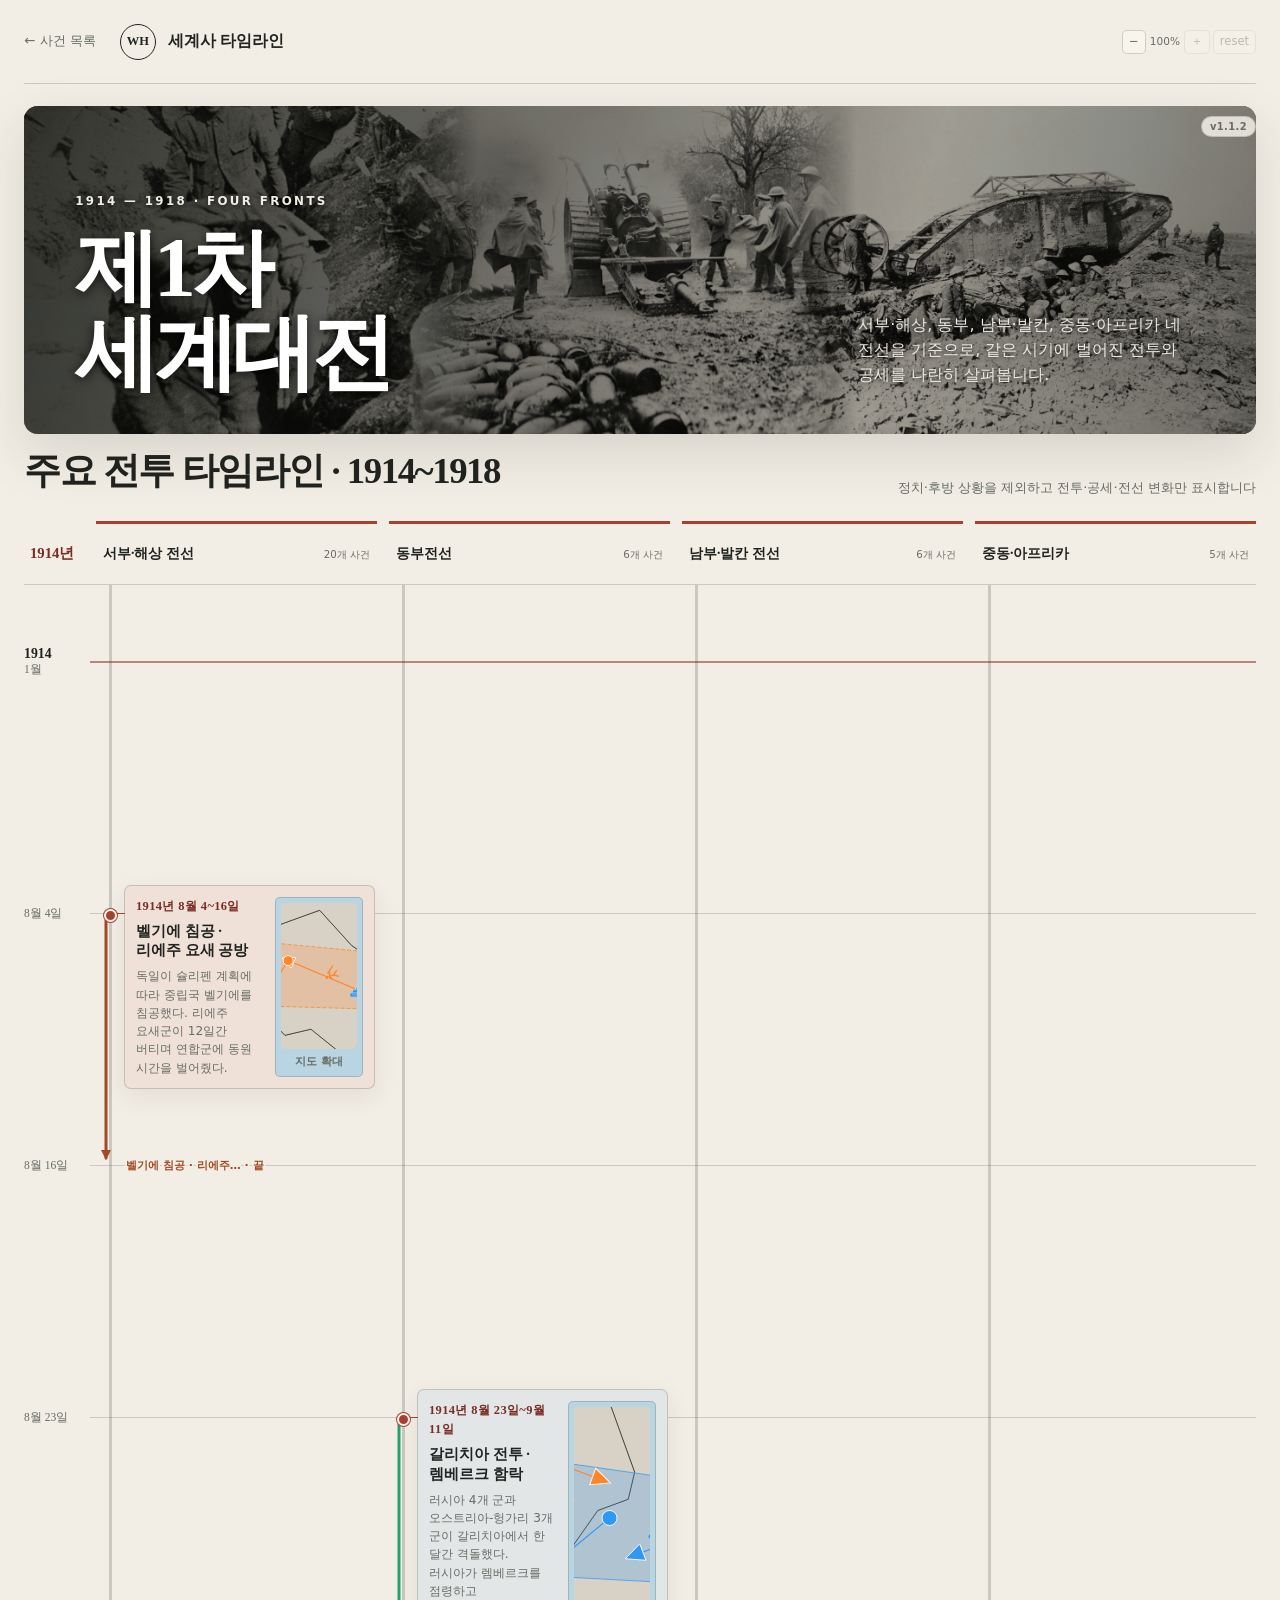
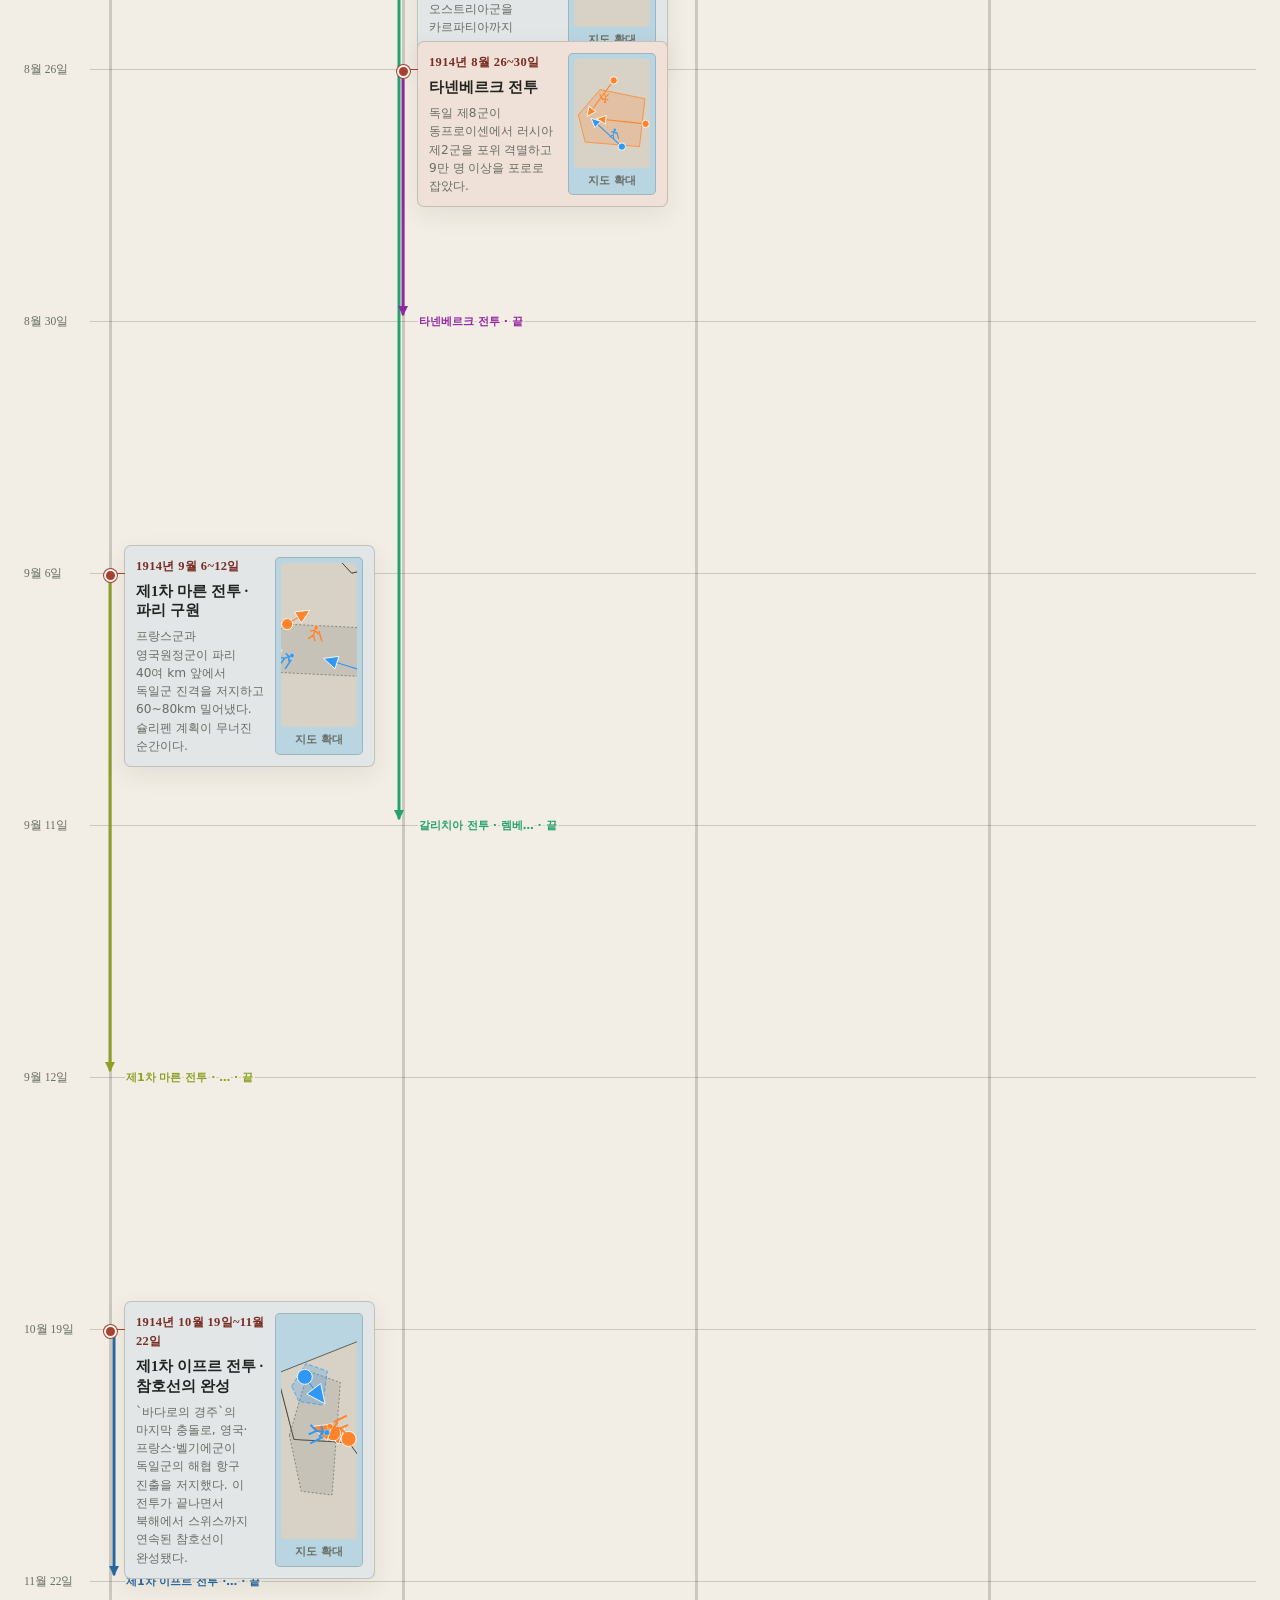
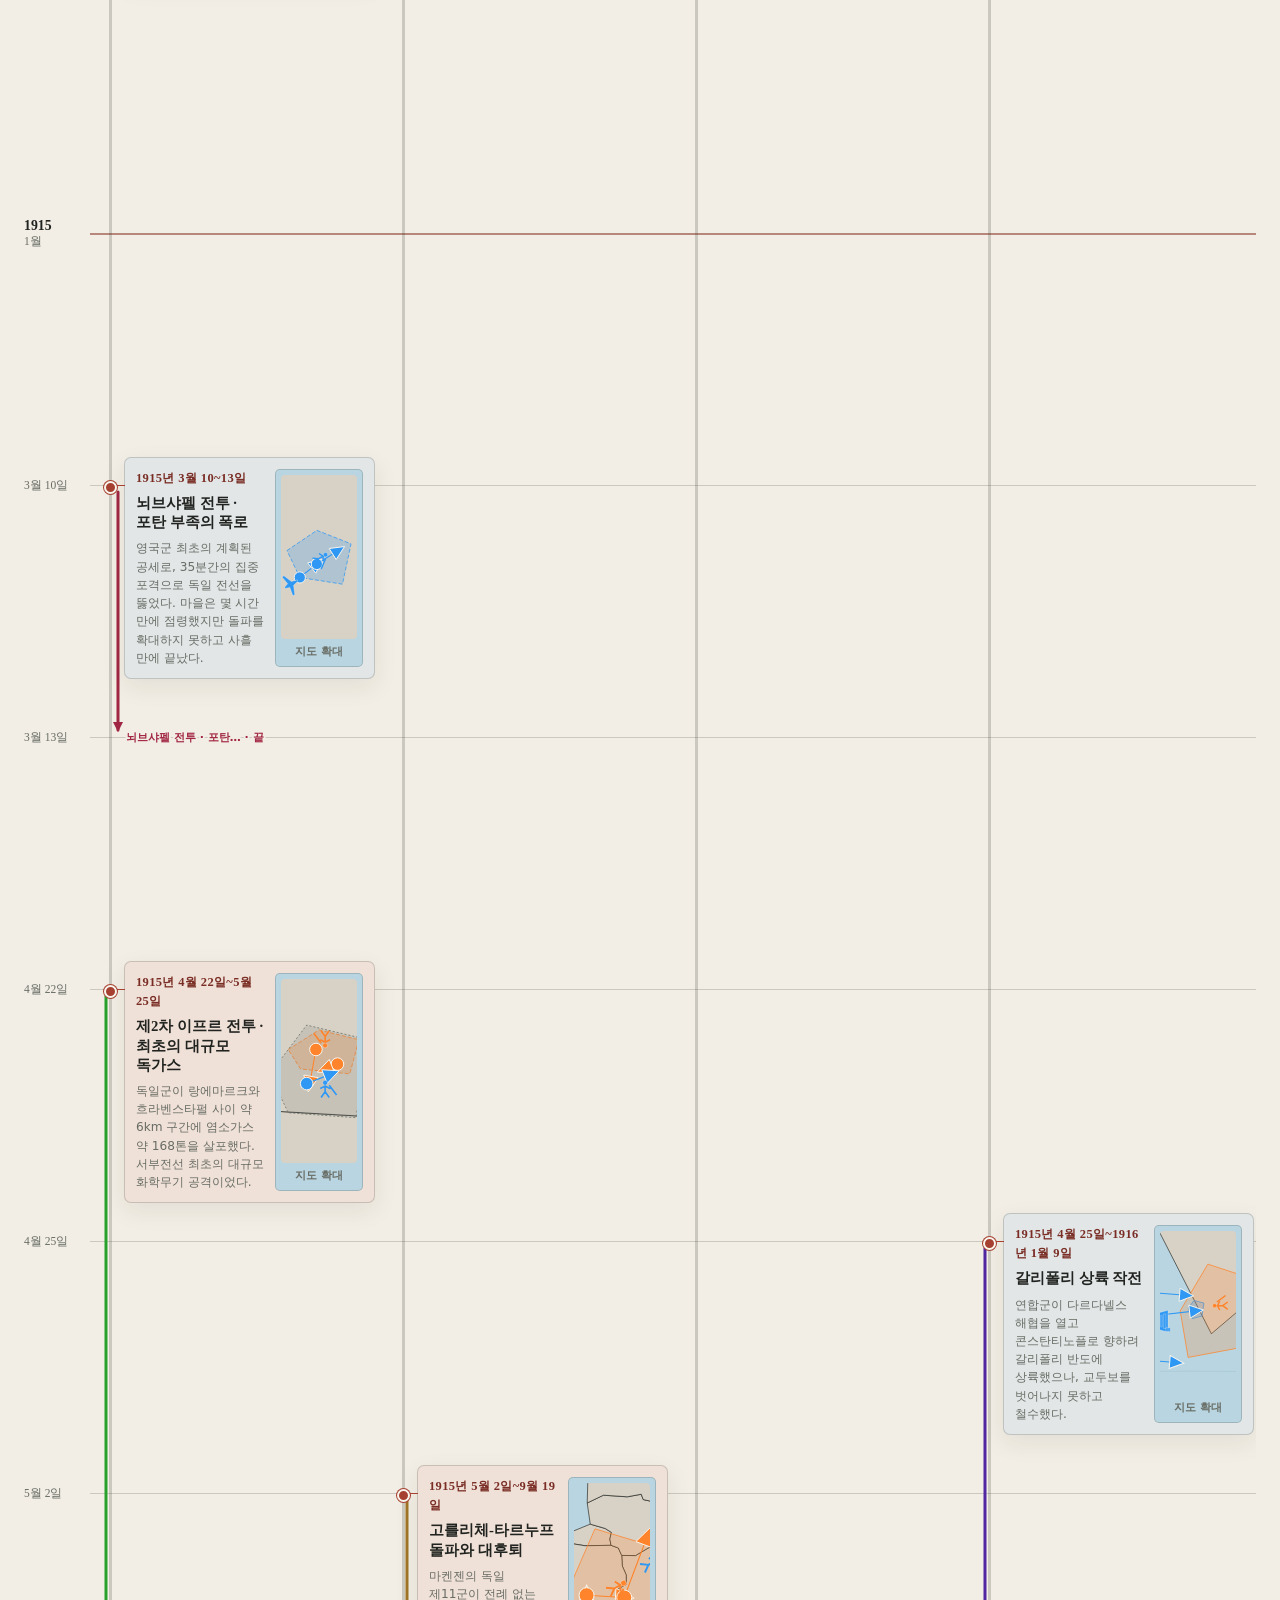
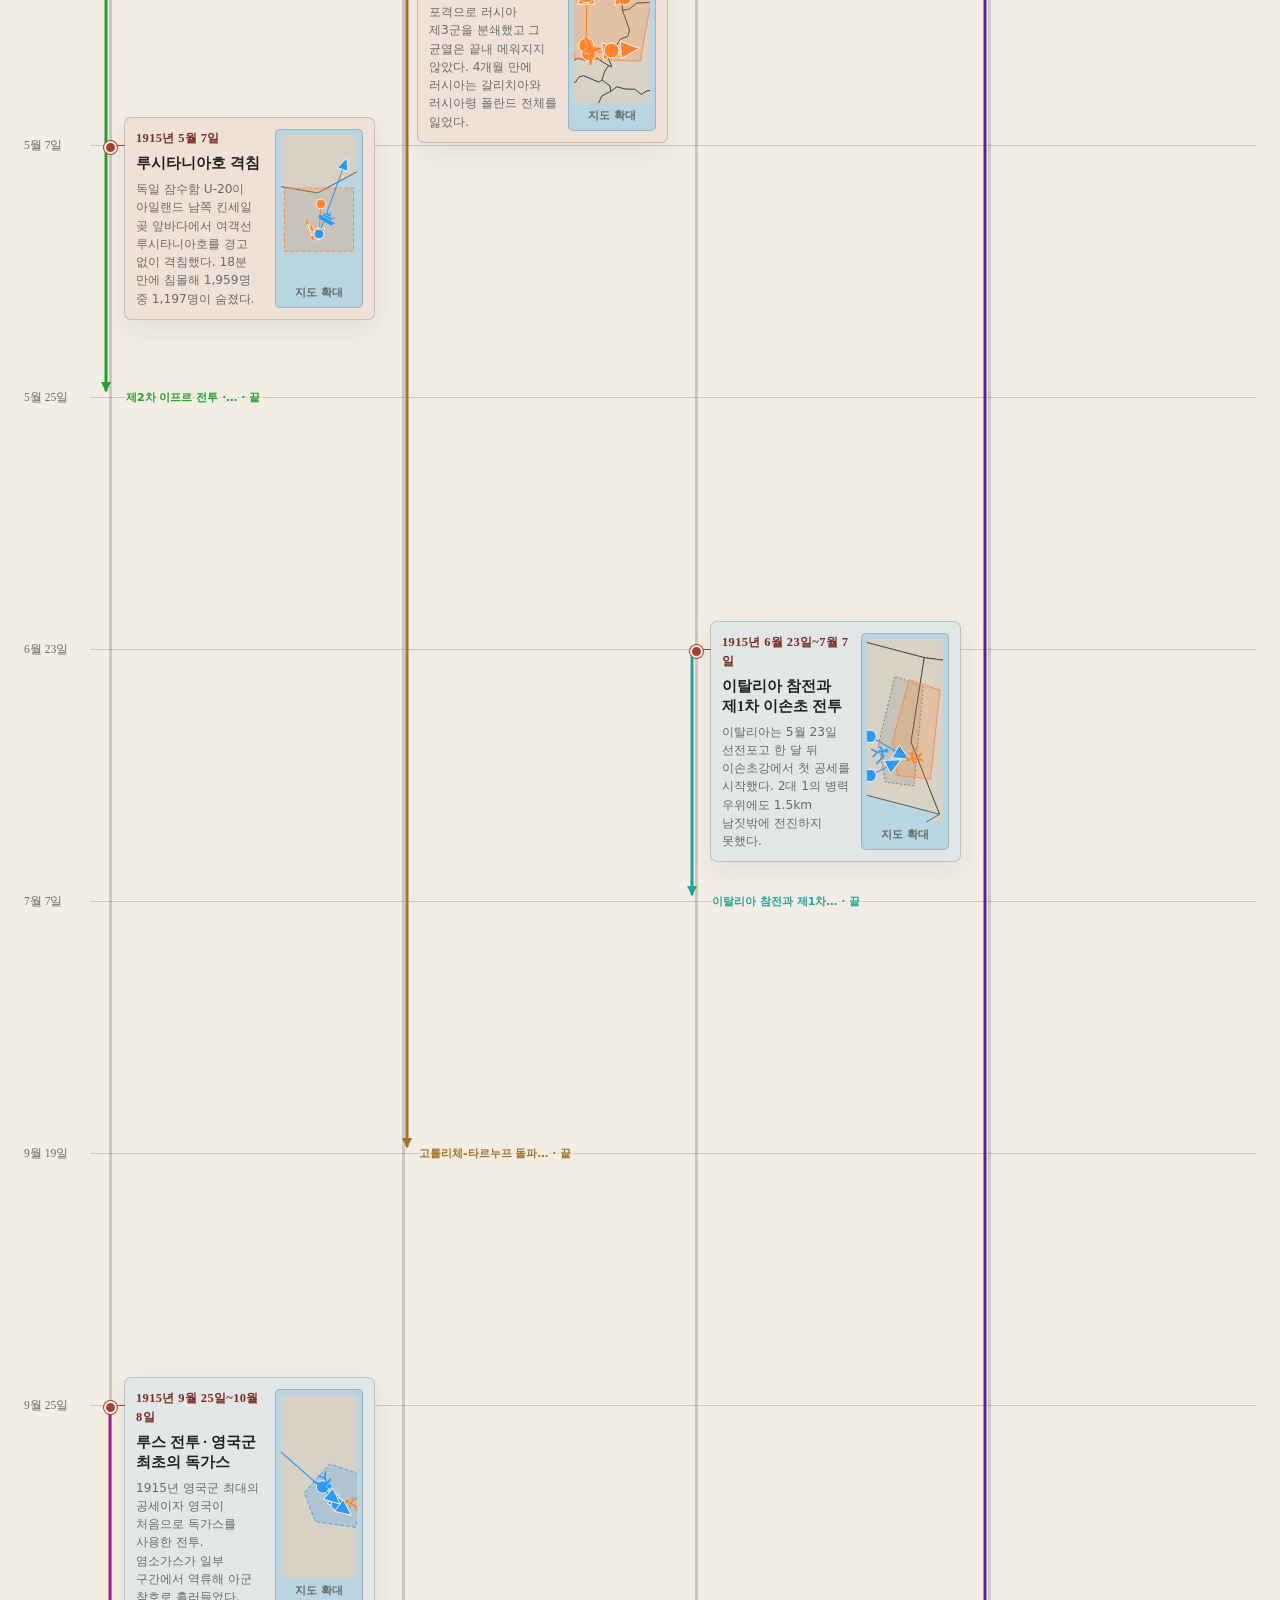
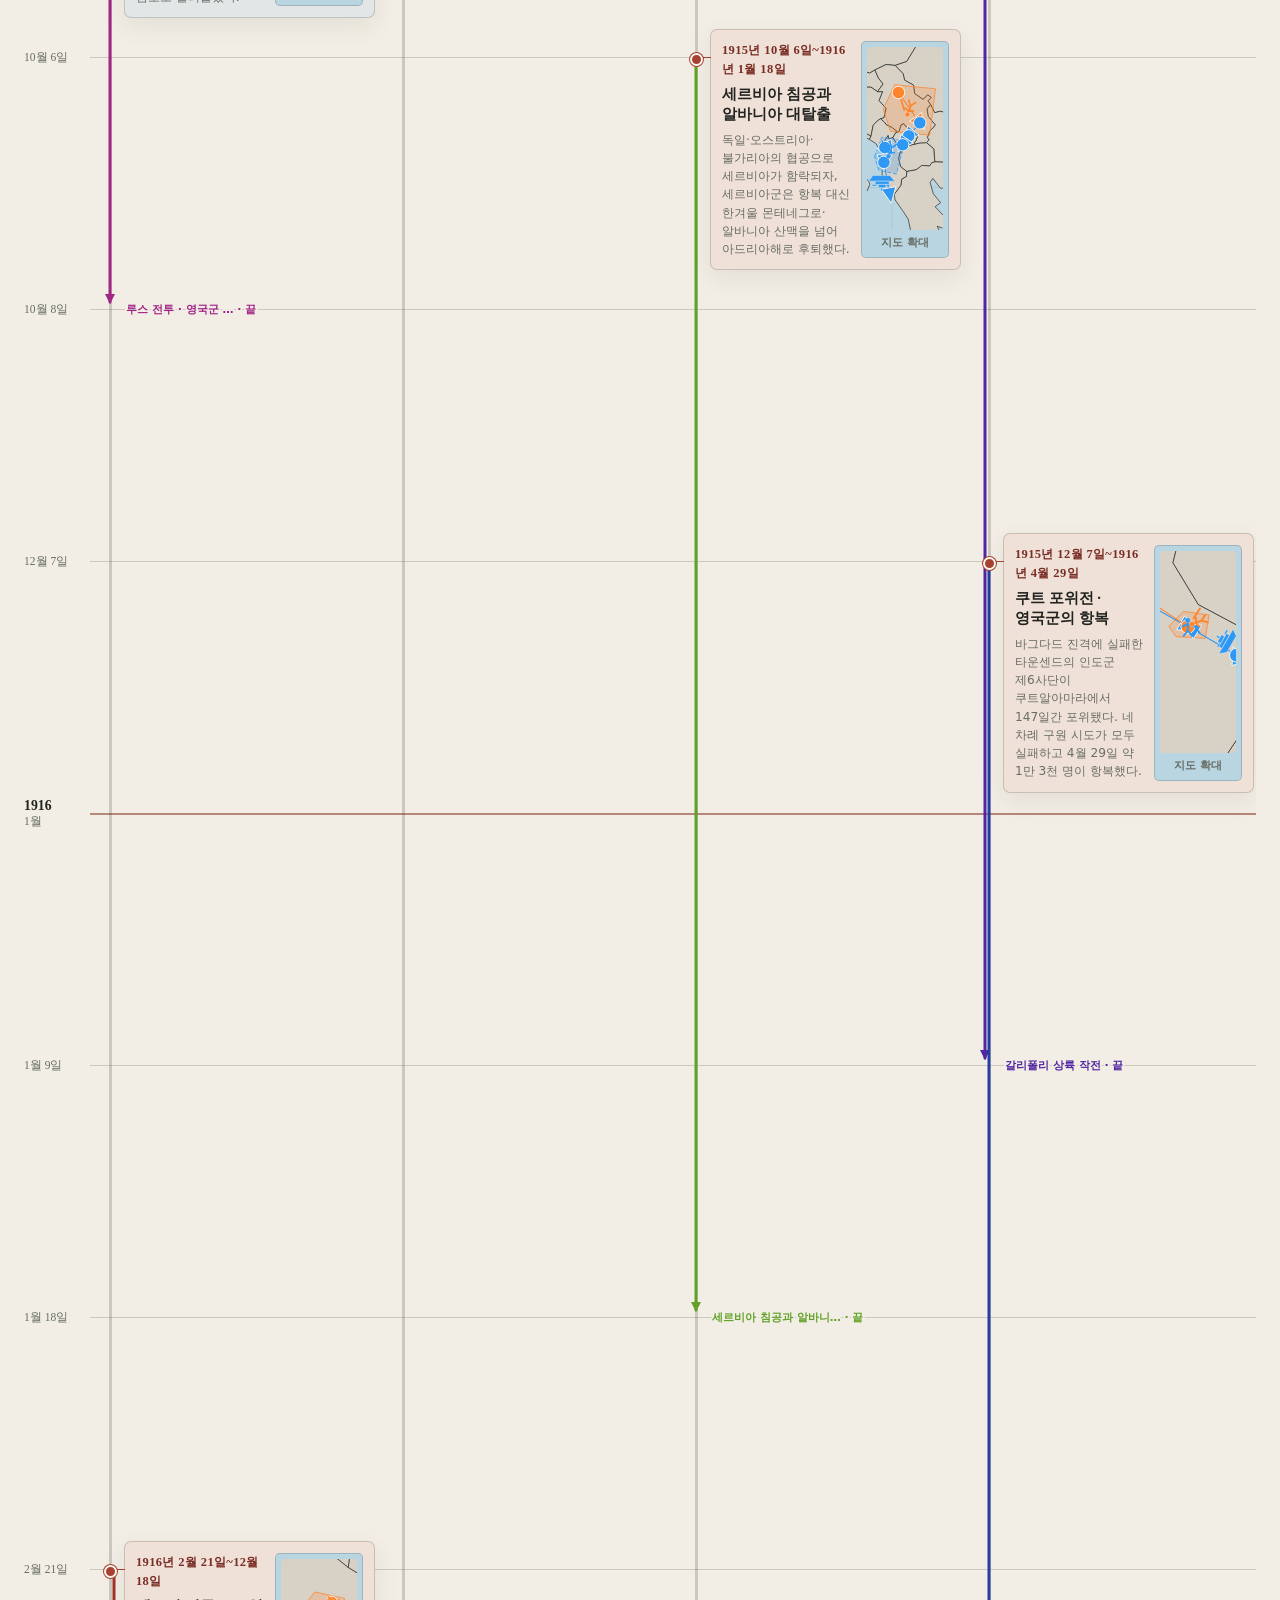
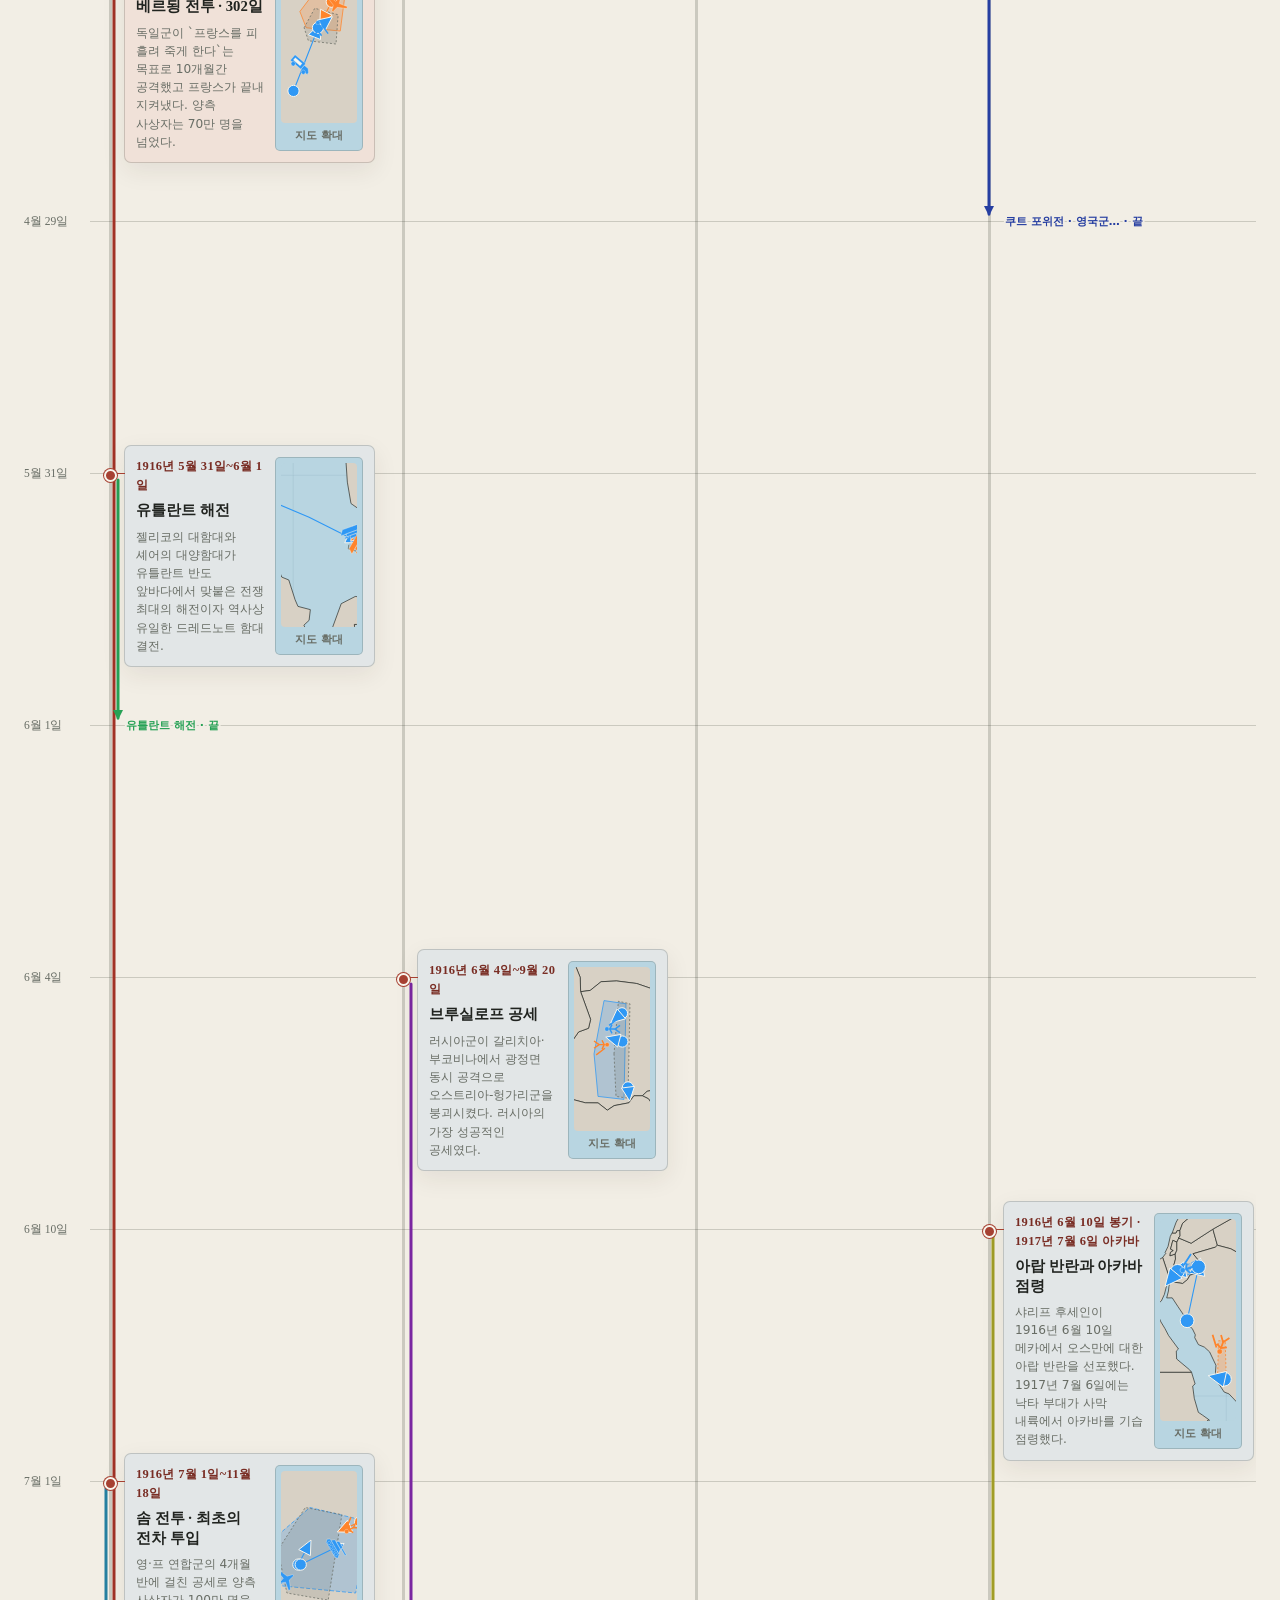
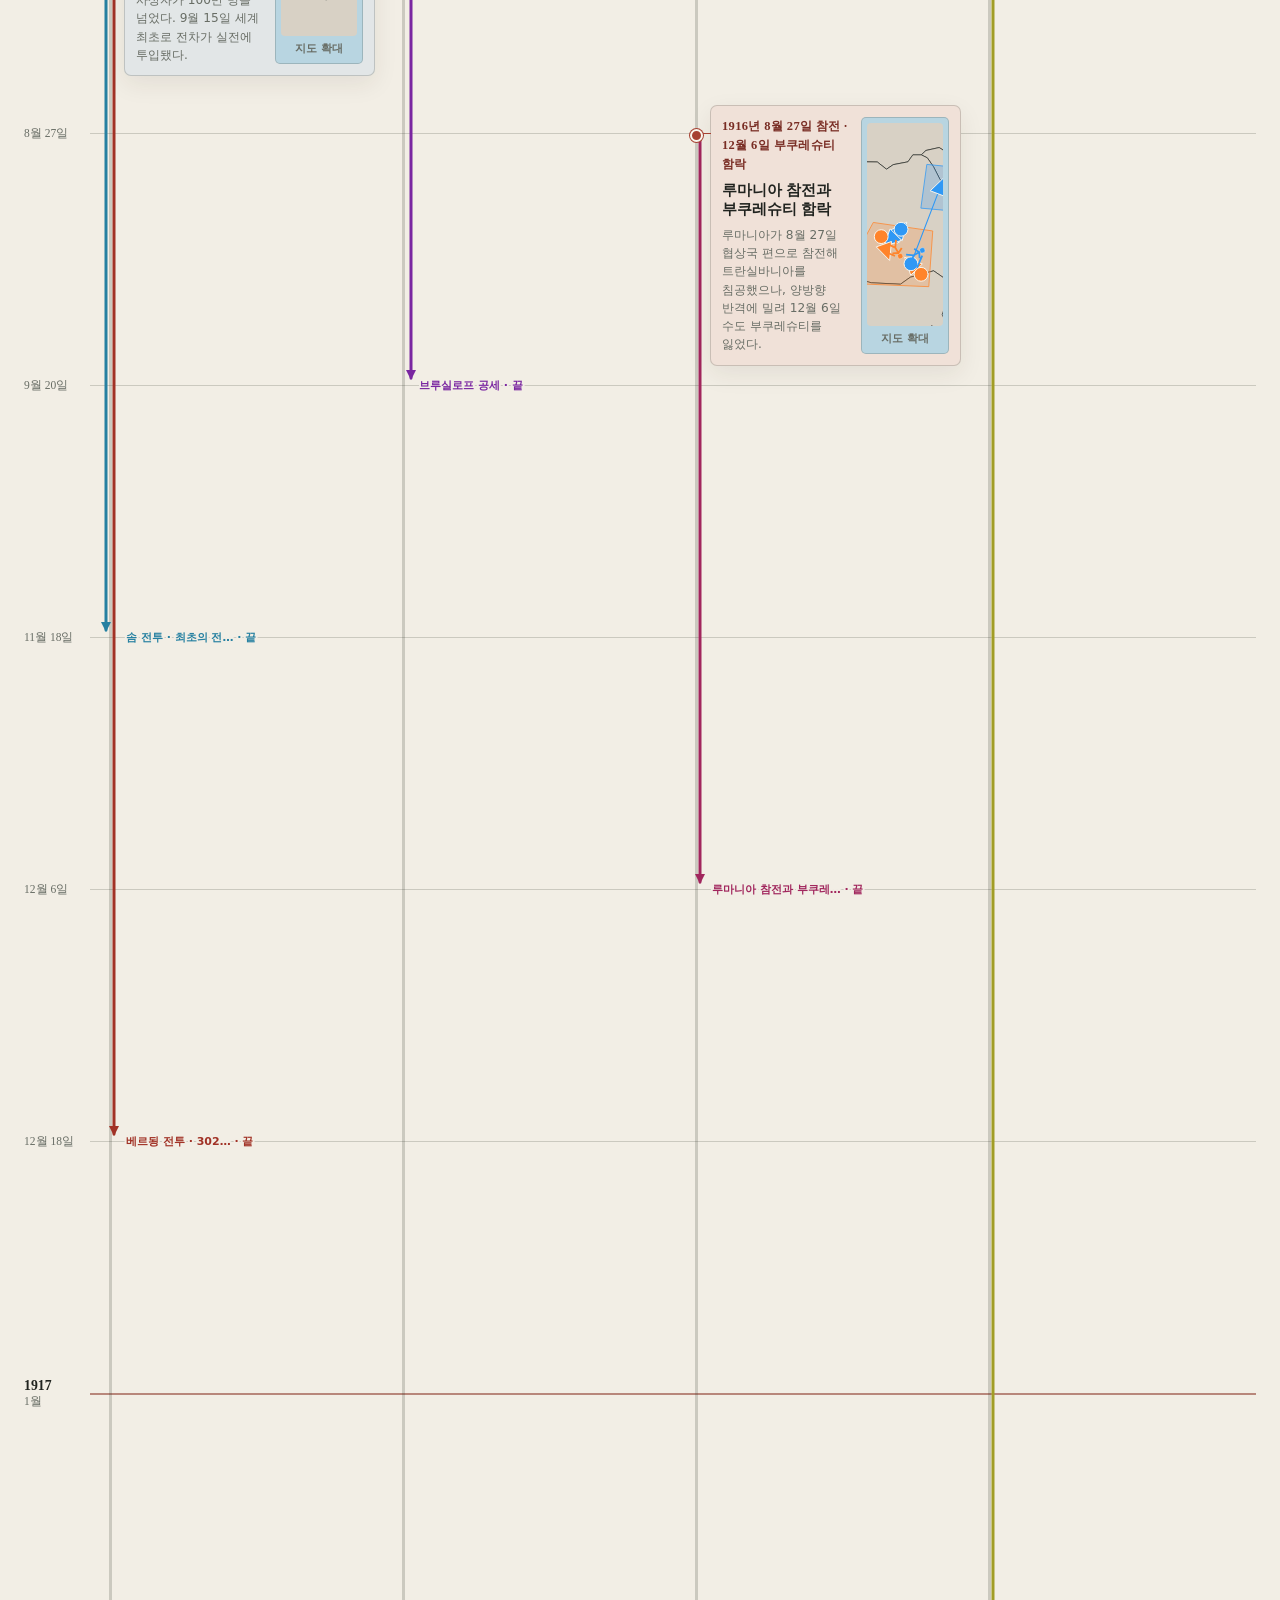
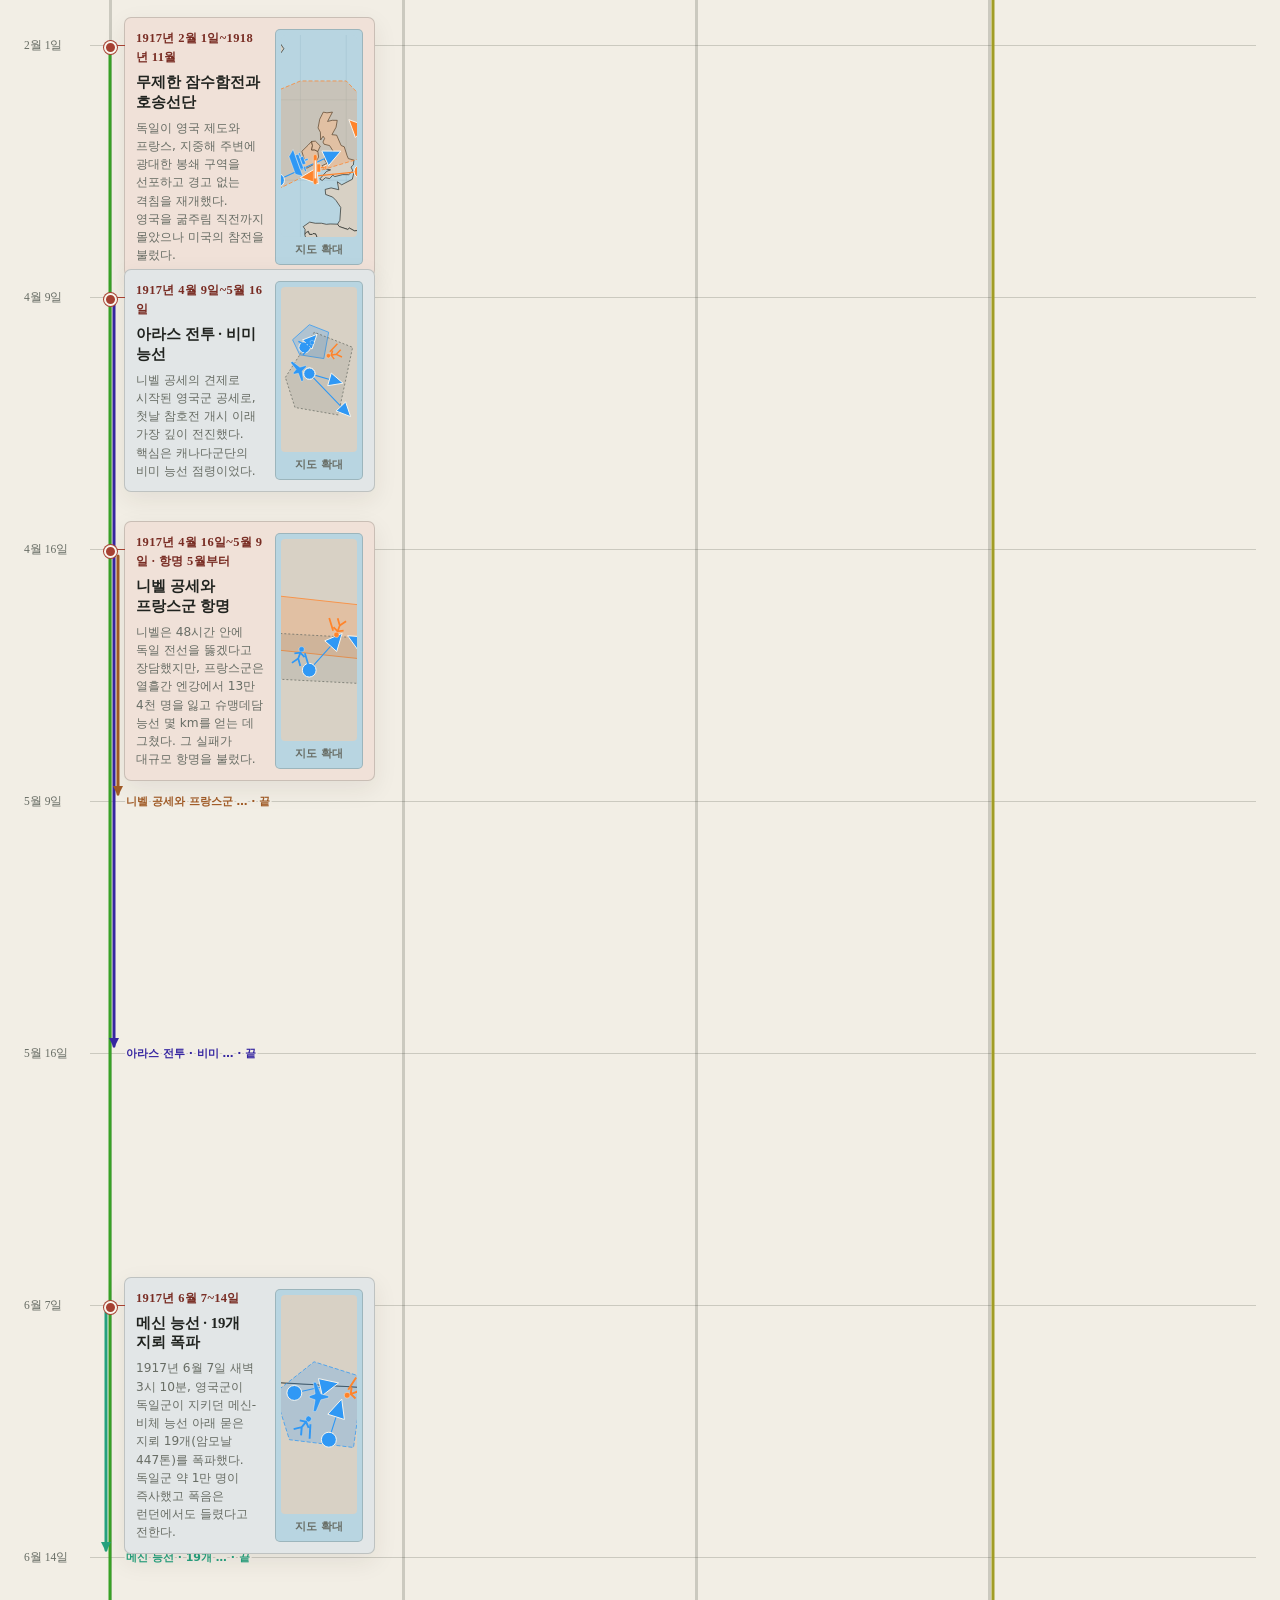
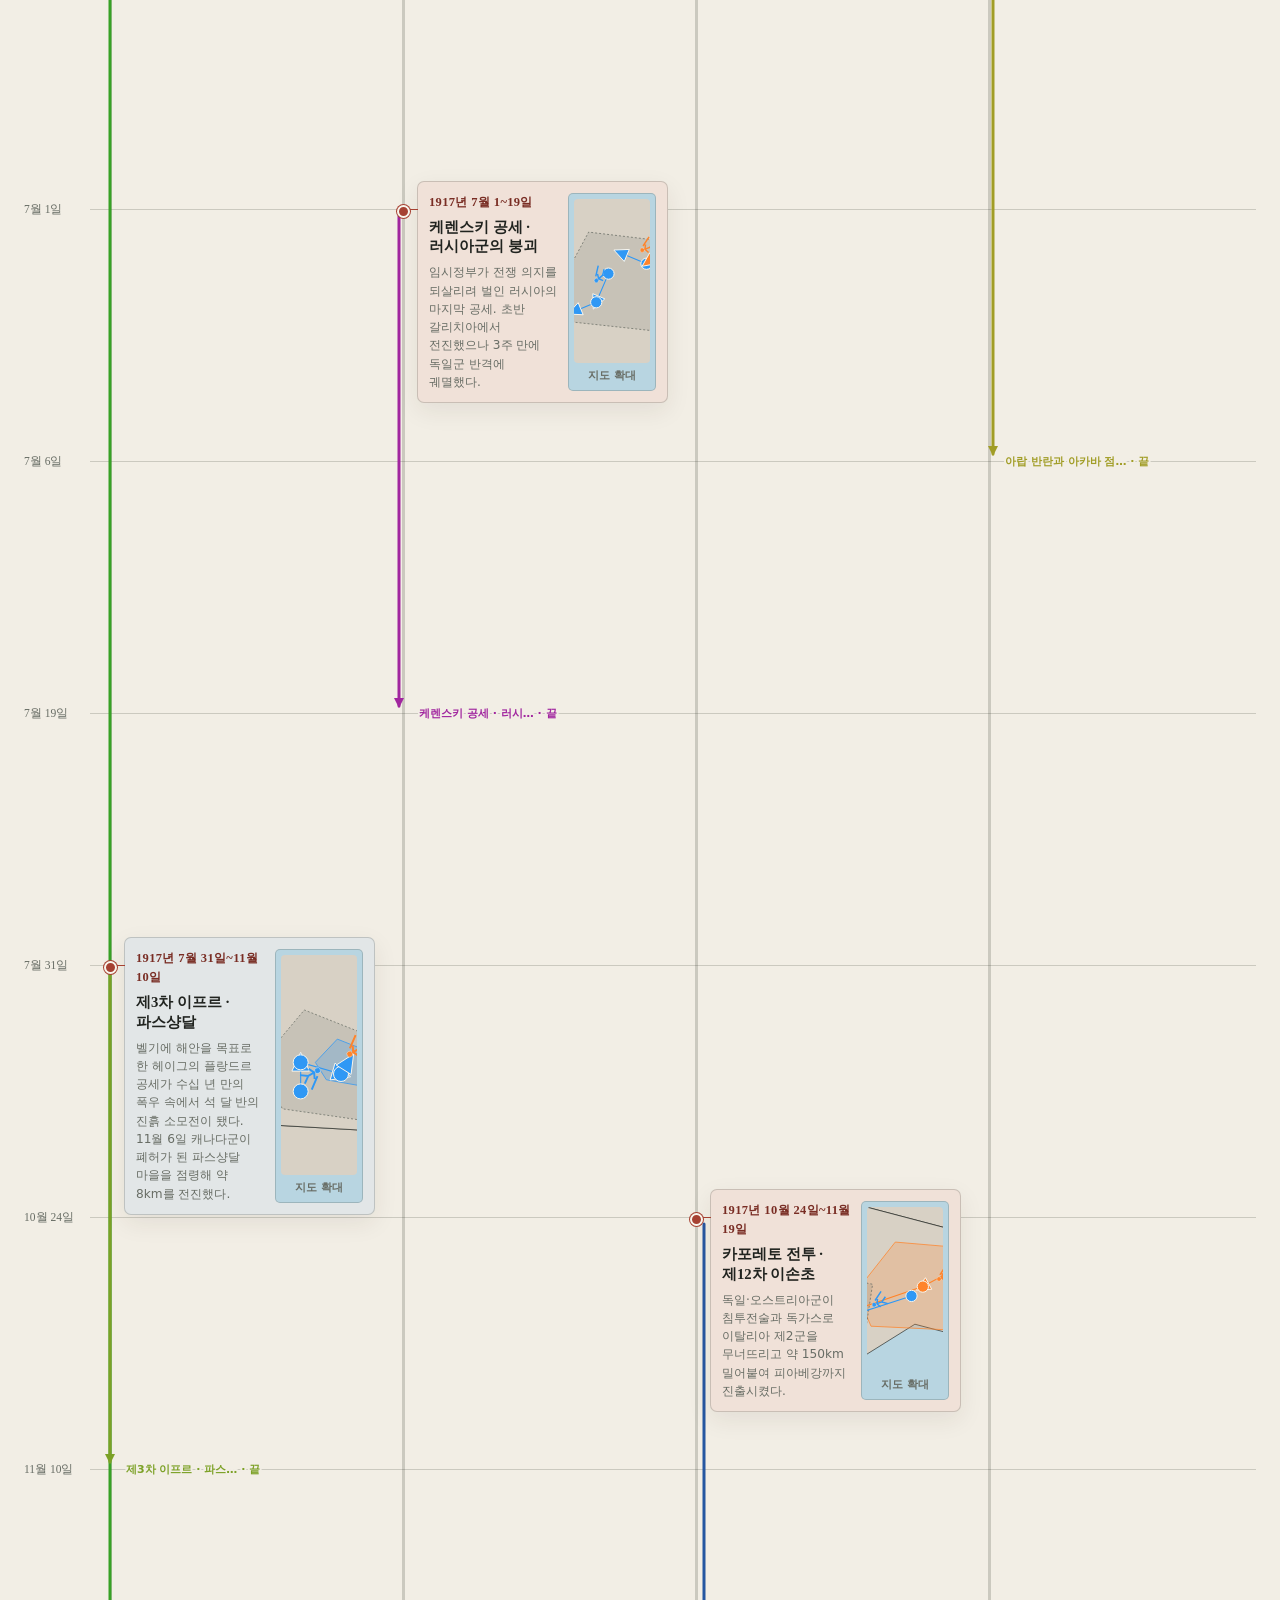
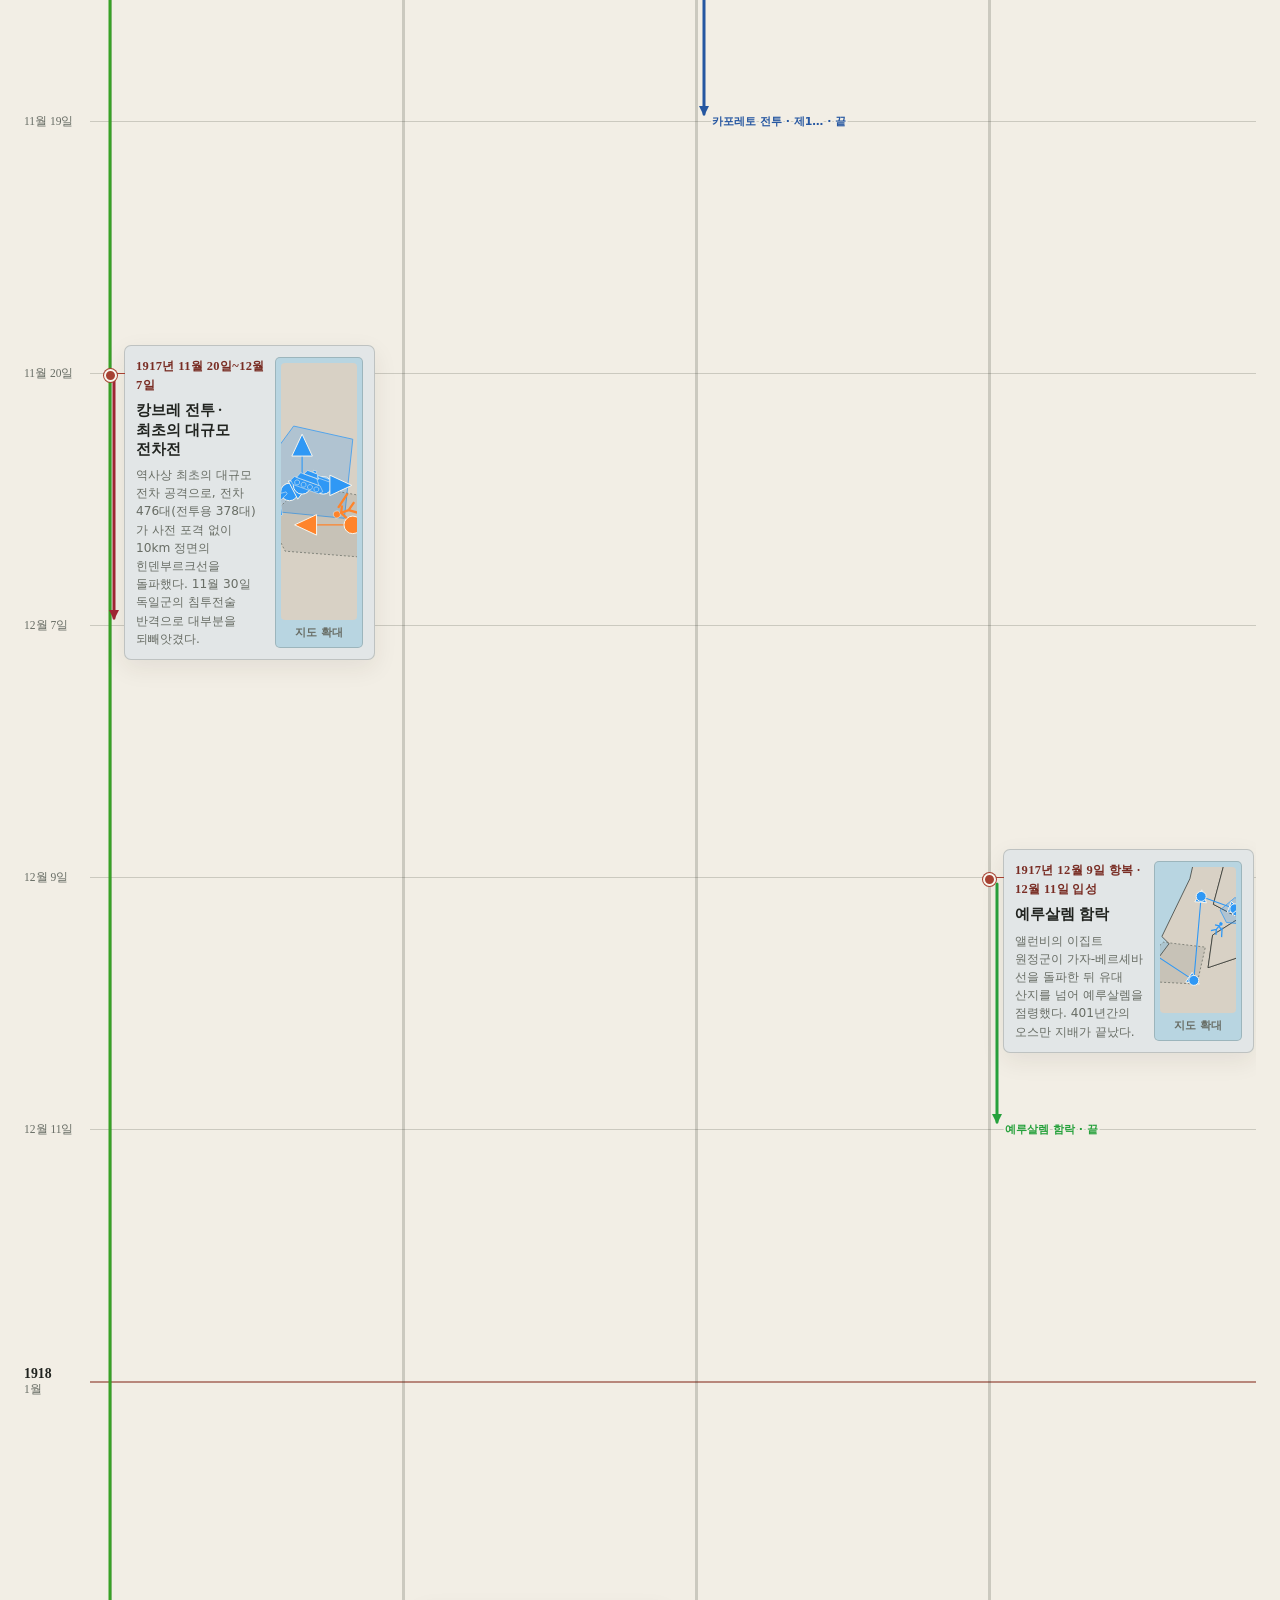
<file: world-war-1.html>
<!doctype html>
<html lang="ko">
<head>
  <meta charset="utf-8">
  <meta name="robots" content="noindex, nofollow, noarchive">
  <meta name="viewport" content="width=device-width, initial-scale=1, viewport-fit=cover">
  <meta name="description" content="제1차 세계대전의 서부·해상, 동부, 남부·발칸, 중동·아프리카 네 전선에서 동시에 진행된 주요 전투를 비교하는 타임라인">
  <meta name="theme-color" content="#f2eee5">
  <meta name="apple-mobile-web-app-capable" content="yes">
  <meta name="apple-mobile-web-app-status-bar-style" content="default">
  <meta name="apple-mobile-web-app-title" content="History Point">
  <link rel="manifest" href="manifest.webmanifest">
  <link rel="apple-touch-icon" sizes="180x180" href="assets/icons/apple-touch-icon.png">
  <title>제1차 세계대전 · 세계사 타임라인</title>
  <link rel="stylesheet" href="assets/timeline-base.css?v=20260930-5">
</head>
<body data-timeline-config="data/world-war-1-data.js">
  <div class="page-shell">
    <header class="site-header"><a class="brand" href="index.html"><span class="brand-mark">WH</span><span>세계사 타임라인</span></a><a class="back-link" href="index.html">← 사건 목록</a></header>
    <main>
      <section class="hero has-photo-bg hero-ww1">
        <span class="page-version">v1.1.2</span>
        <div class="hero-photos ww1-hero" role="img" aria-label="1916년 솜 전투의 참호, 1916년 아블뤼의 8인치 곡사포 포대, 1916년 솜의 마크 I 전차를 담은 제1차 세계대전 사진 합성 배경" aria-hidden="true">
          <div class="hero-photo hero-photo-ww1-trench"></div>
          <div class="hero-photo hero-photo-ww1-howitzer"></div>
          <div class="hero-photo hero-photo-ww1-tank"></div>
        </div>
        <div class="hero-text"><p class="eyebrow">1914 — 1918 · FOUR FRONTS</p><h1>제1차<br>세계대전</h1></div>
        <p class="hero-copy">서부·해상, 동부, 남부·발칸, 중동·아프리카 네 전선을 기준으로, 같은 시기에 벌어진 전투와 공세를 나란히 살펴봅니다.</p>
      </section>
      <section class="timeline-section" aria-labelledby="timeline-heading">
        <div class="section-heading"><h2 id="timeline-heading">주요 전투 타임라인 · 1914~1918</h2><p>정치·후방 상황을 제외하고 전투·공세·전선 변화만 표시합니다</p></div>
        <div id="sticky-theater-bar" class="sticky-theater-bar" aria-hidden="true"><div id="sticky-year" class="sticky-year"></div><div id="sticky-theater-track" class="sticky-theater-track"></div></div>
        <div id="timeline-scroll" class="timeline-scroll" aria-label="제1차 세계대전 네 전선 타임라인 영역"><div id="timeline-board" class="timeline-board"><div id="time-rules" class="time-rules" aria-hidden="true"></div></div></div>
        <div class="timeline-note"><span class="edit-hint">지역 타임라인·여백 길게 누르기: 사건 추가</span><span>사건 카드 길게 누르기: 추가·편집·삭제</span><span>전선·통제 구역은 개략 표시</span><span>1914~1918 주요 전투 37개</span></div>
      </section>
    </main>
    <footer class="site-footer"><span>WORLD HISTORY ARCHIVE</span><span>제1차 세계대전 전투 지도</span></footer>
  </div>

  <dialog id="map-dialog" aria-labelledby="dialog-title">
    <div class="dialog-header"><div><span id="dialog-date" class="dialog-date"></span><h3 id="dialog-title"></h3></div><div class="dialog-header-actions"><button id="dialog-edit" class="dialog-edit-btn" type="button">✎ 편집</button><button id="close-dialog" class="close-button" type="button" aria-label="확대 지도 닫기">✕</button></div></div>
    <div class="dialog-map-wrap"><div class="interactive-map"><svg id="dialog-map" class="dialog-map" role="img" aria-labelledby="dialog-map-title dialog-map-desc"></svg><div class="map-zoom-controls" aria-label="지도 확대 축소"><button id="dialog-zoom-in" type="button">＋</button><button id="dialog-zoom-out" type="button">−</button></div></div></div>
    <div id="dialog-photo-wrap" class="dialog-photo-wrap" hidden><div id="photo-viewport" class="photo-viewport"><img id="dialog-image" alt="참조 지도"></div><figure id="locator-wrap" class="locator-wrap" hidden><svg id="locator-map"></svg></figure></div>
    <p id="dialog-summary" class="dialog-summary"></p>
  </dialog>

  <div id="event-menu" class="event-menu" role="menu" aria-label="사건 편집 메뉴"><button type="button" data-action="add">＋ 사건 추가</button><button type="button" data-action="edit">✎ 사건 편집</button><button type="button" data-action="delete" class="delete-action">− 사건 삭제</button></div>

  <dialog id="editor-dialog" class="editor-dialog" aria-labelledby="editor-title">
    <form id="editor-form" class="editor-form">
      <div class="dialog-header"><div><span class="dialog-date">내 타임라인</span><h3 id="editor-title">사건 편집</h3></div><button id="close-editor" class="close-button" type="button">✕</button></div>
      <label class="form-field"><span>전선</span><select id="edit-theater" required></select></label>
      <label class="form-field"><span>날짜</span><input id="edit-sort-date" type="date" required></label>
      <label class="form-field"><span>종료 날짜</span><input id="edit-end-date" type="date"></label>
      <label class="form-field"><span>카드 표시 날짜</span><input id="edit-date" type="text" required></label>
      <label class="form-field"><span>사건명</span><input id="edit-title" type="text" required maxlength="60"></label>
      <label class="form-field"><span>요약</span><textarea id="edit-summary" required maxlength="220"></textarea></label>
      <label class="form-field"><span>상세 설명</span><textarea id="edit-detail" maxlength="1600"></textarea></label>
      <div class="form-field image-field"><span>참조 이미지</span><input id="edit-image" type="file" accept="image/*"><div class="image-preview-wrap" hidden><img id="edit-image-preview" alt="미리보기"><button id="edit-image-remove" class="clear-route" type="button">이미지 제거</button></div></div>
      <label class="map-editor-toggle"><input id="edit-has-map" type="checkbox">지도 이동 경로 추가</label>
      <div id="map-editor" class="map-editor" hidden>
        <div class="interactive-map"><svg id="route-picker" class="route-picker" role="img" aria-label="경로 선택 지도"></svg><div class="map-zoom-controls"><button id="picker-zoom-in" type="button">＋</button><button id="picker-zoom-out" type="button">−</button></div></div>
        <div class="picker-actions"><button id="pick-start" class="is-active" type="button">① 출발점</button><button id="pick-end" type="button">② 도착점</button><button id="clear-route" class="clear-route" type="button">경로 제거</button></div>
        <div class="route-fields"><label class="form-field"><span>출발지</span><input id="edit-start-name" type="text"></label><label class="form-field"><span>도착지</span><input id="edit-end-name" type="text"></label></div>
        <div id="coordinate-readout" class="coordinate-readout">출발점과 도착점을 선택하세요.</div>
      </div>
      <div class="form-actions"><button id="cancel-edit" class="cancel-edit" type="button">취소</button><button class="save-edit" type="submit">저장</button></div>
    </form>
  </dialog>

  <script src="assets/d3.min.js"></script>
  <script src="assets/topojson-client.min.js"></script>
  <script src="assets/world-atlas.js"></script>
  <script src="data/world-rivers-50m.js"></script>
  <script src="data/world-capitals.js"></script>
  <script src="data/world-landmarks.js"></script>
  <script src="data/world-war-1-data.js?v=20260728-1"></script>
  <script src="assets/timeline-base.js?v=20260930-7"></script>
</body>
</html>
</file>
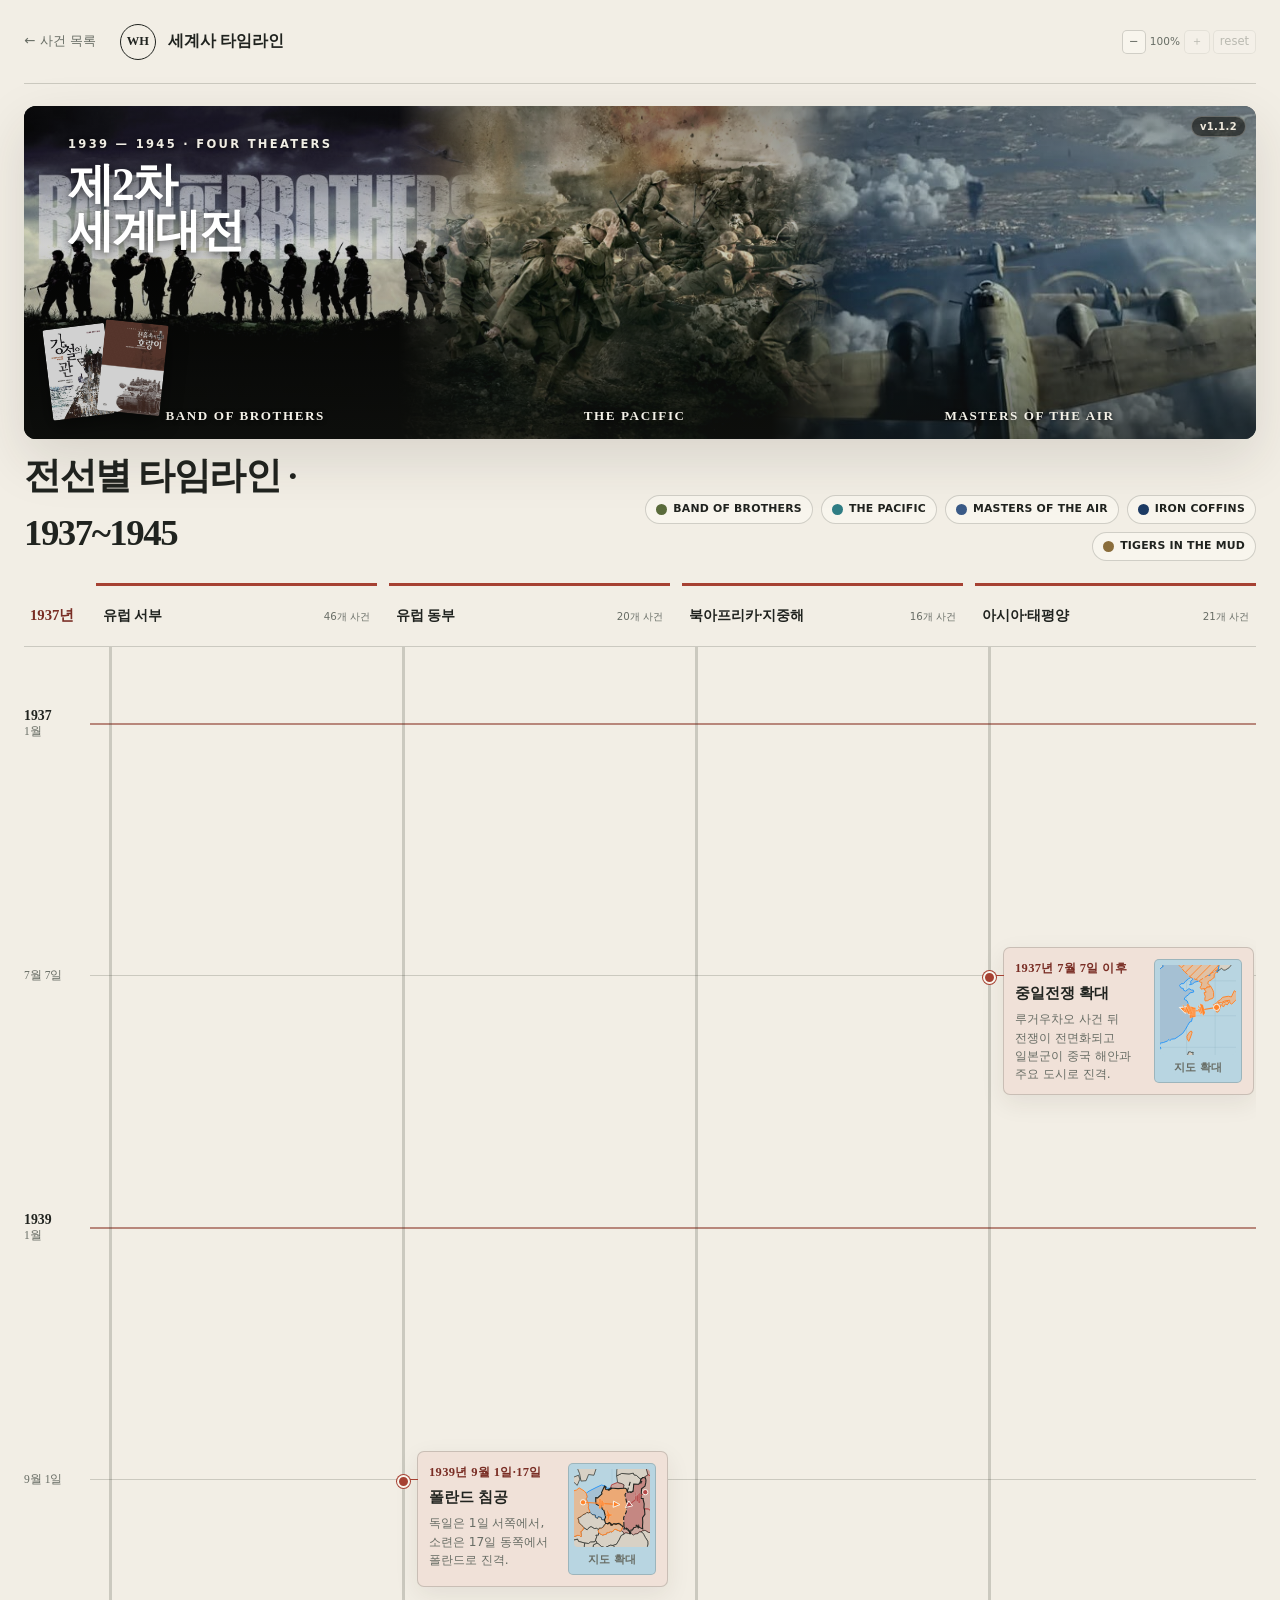
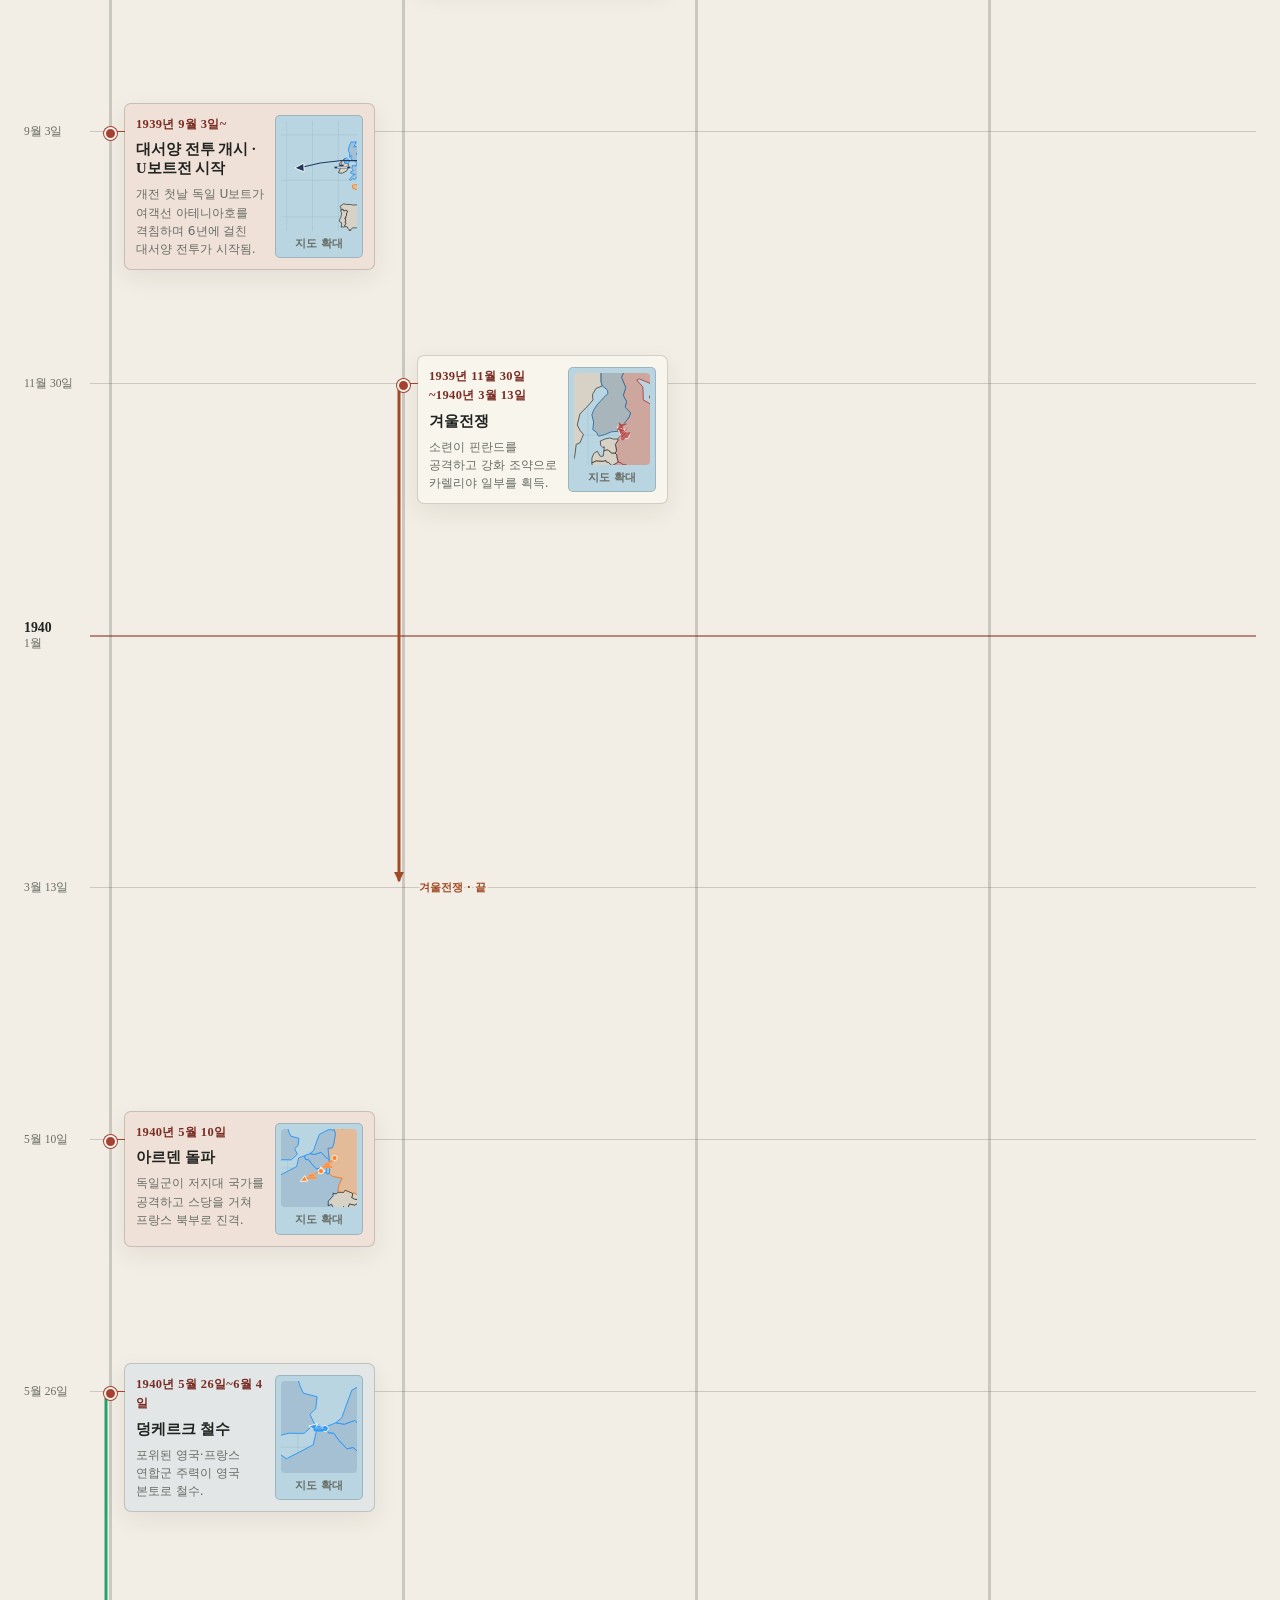
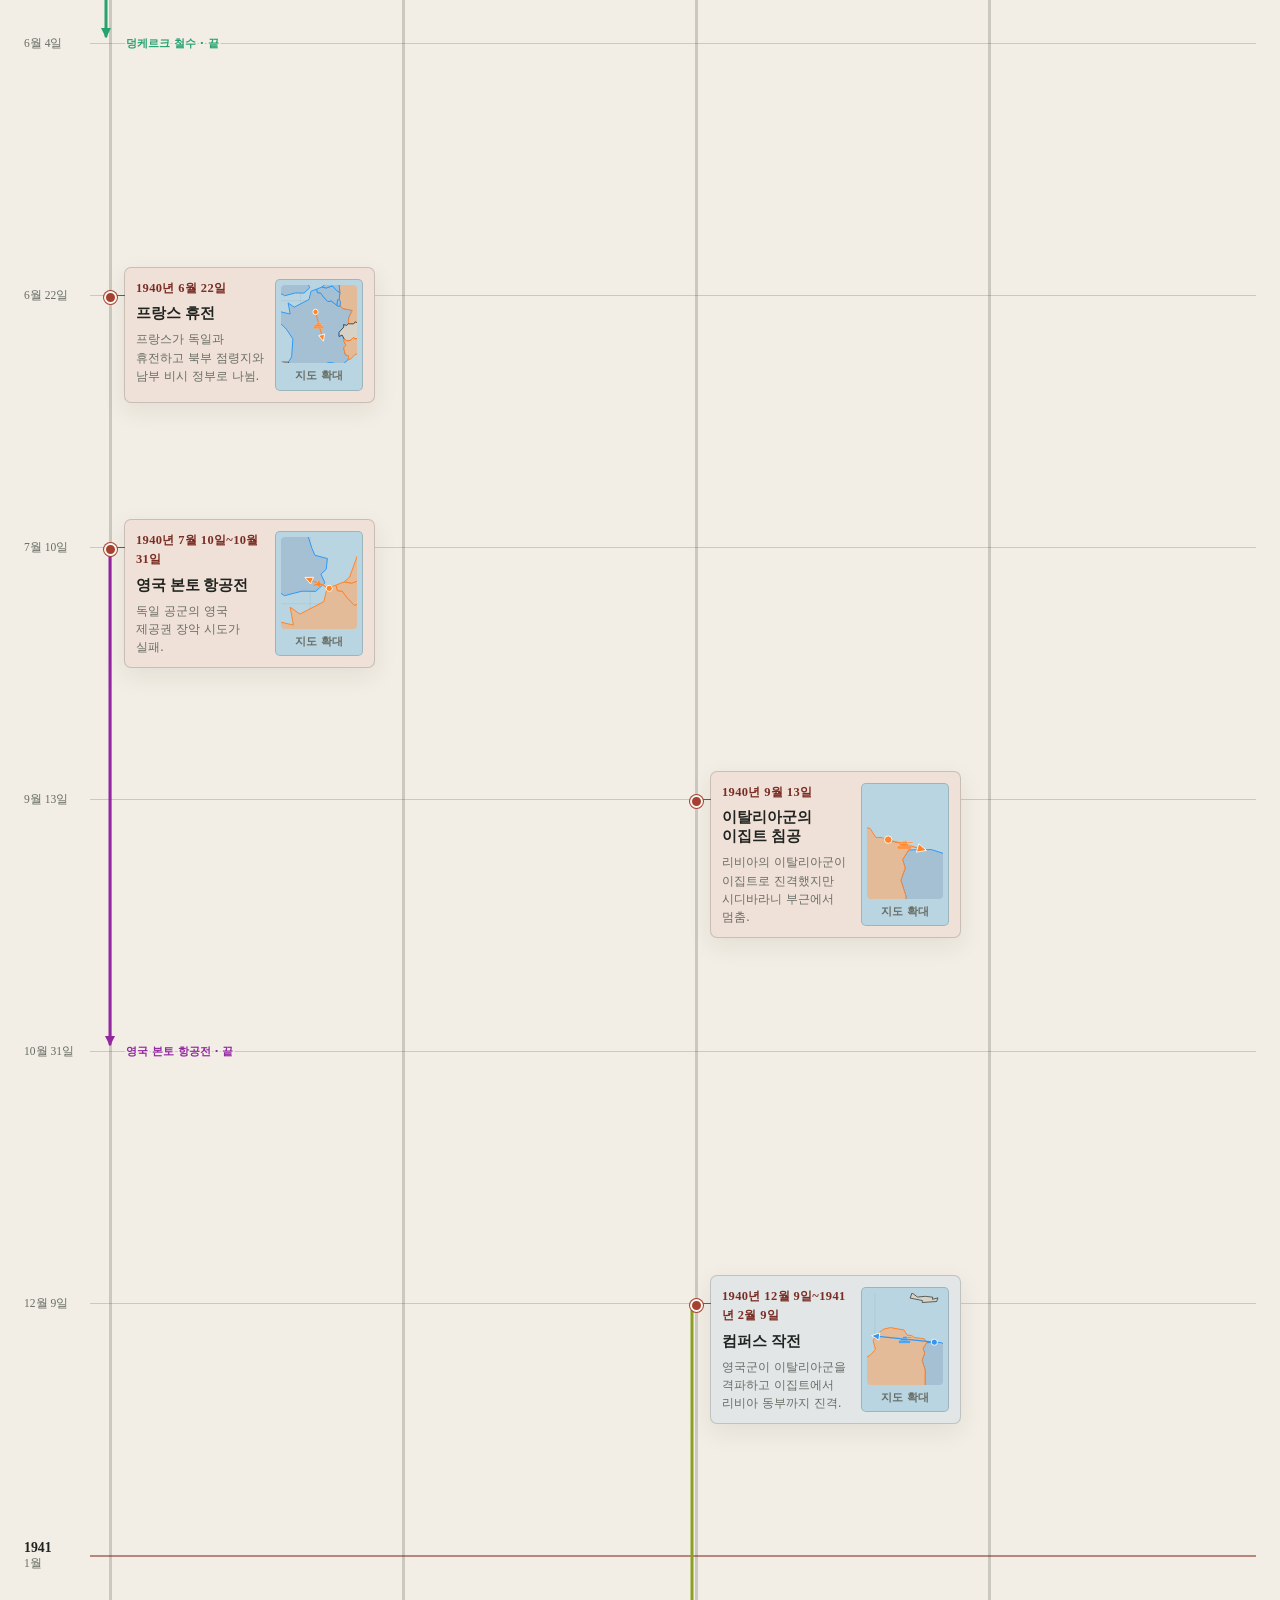
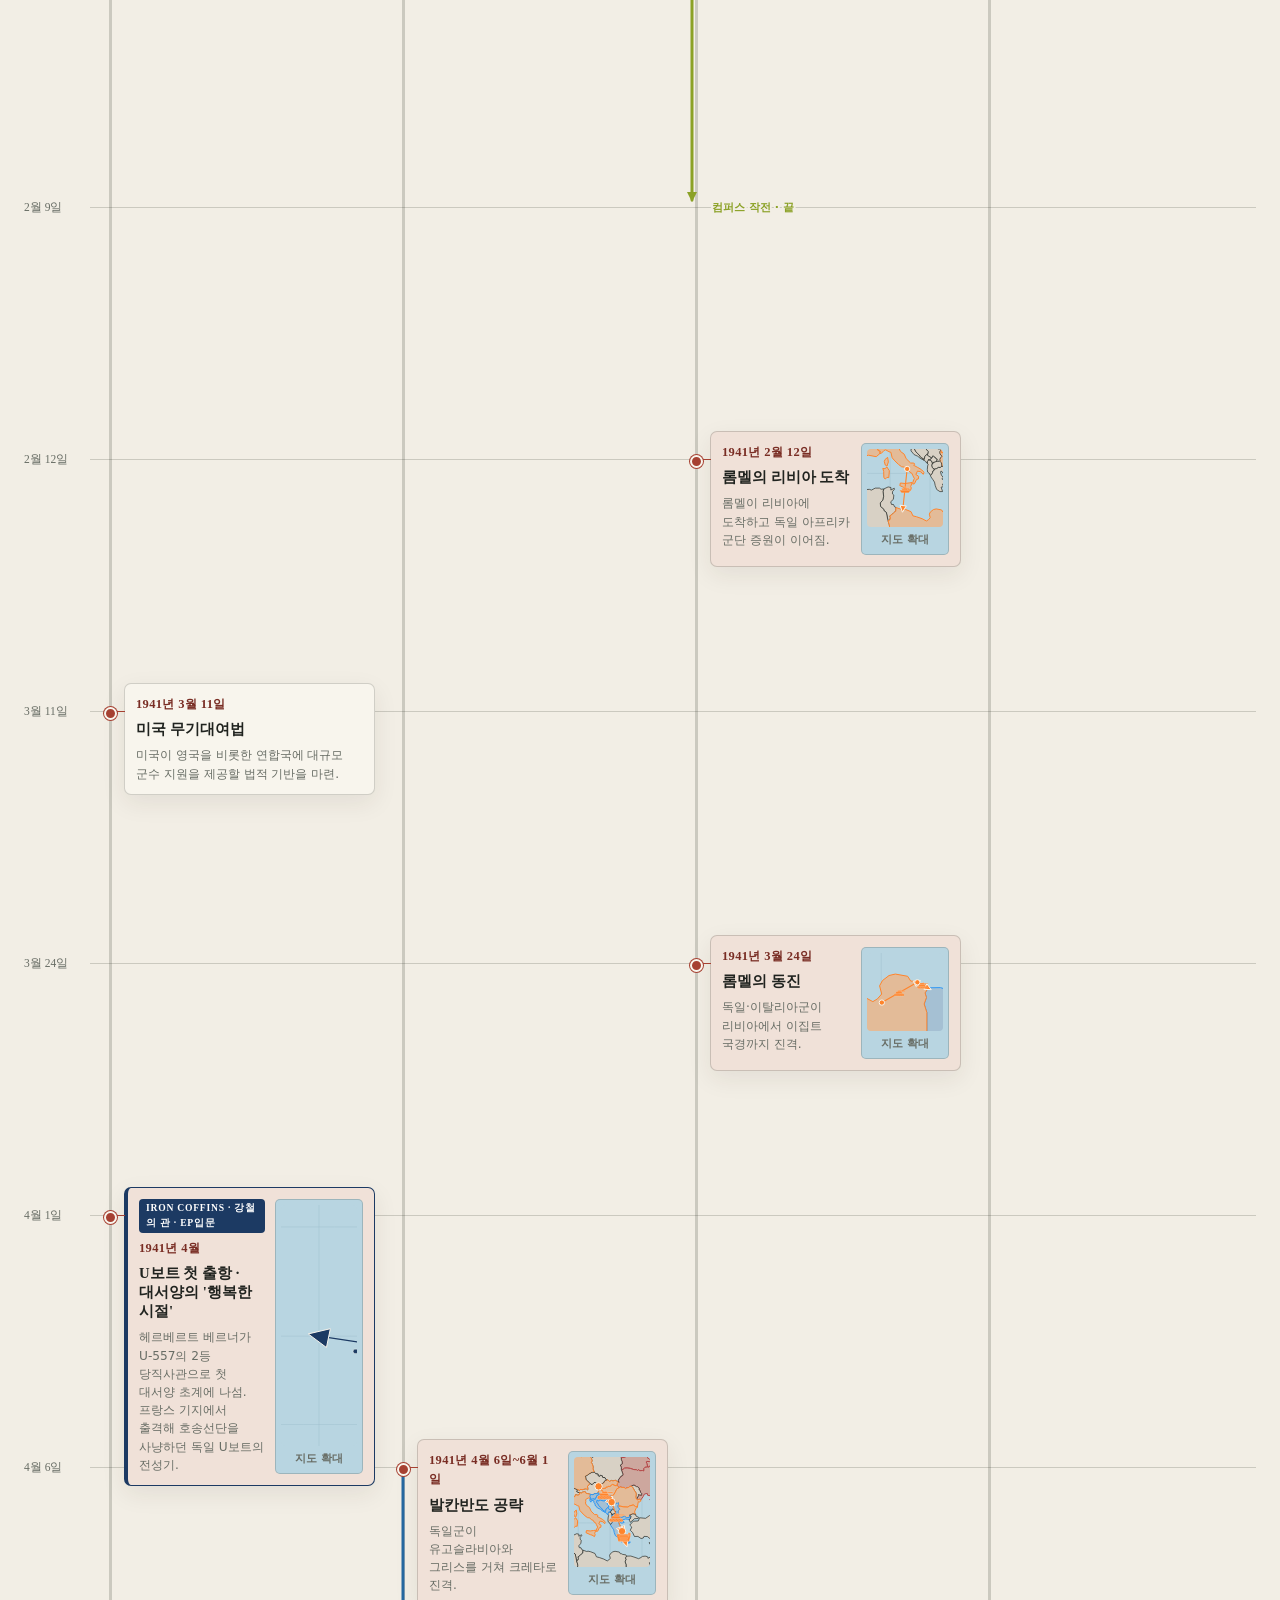
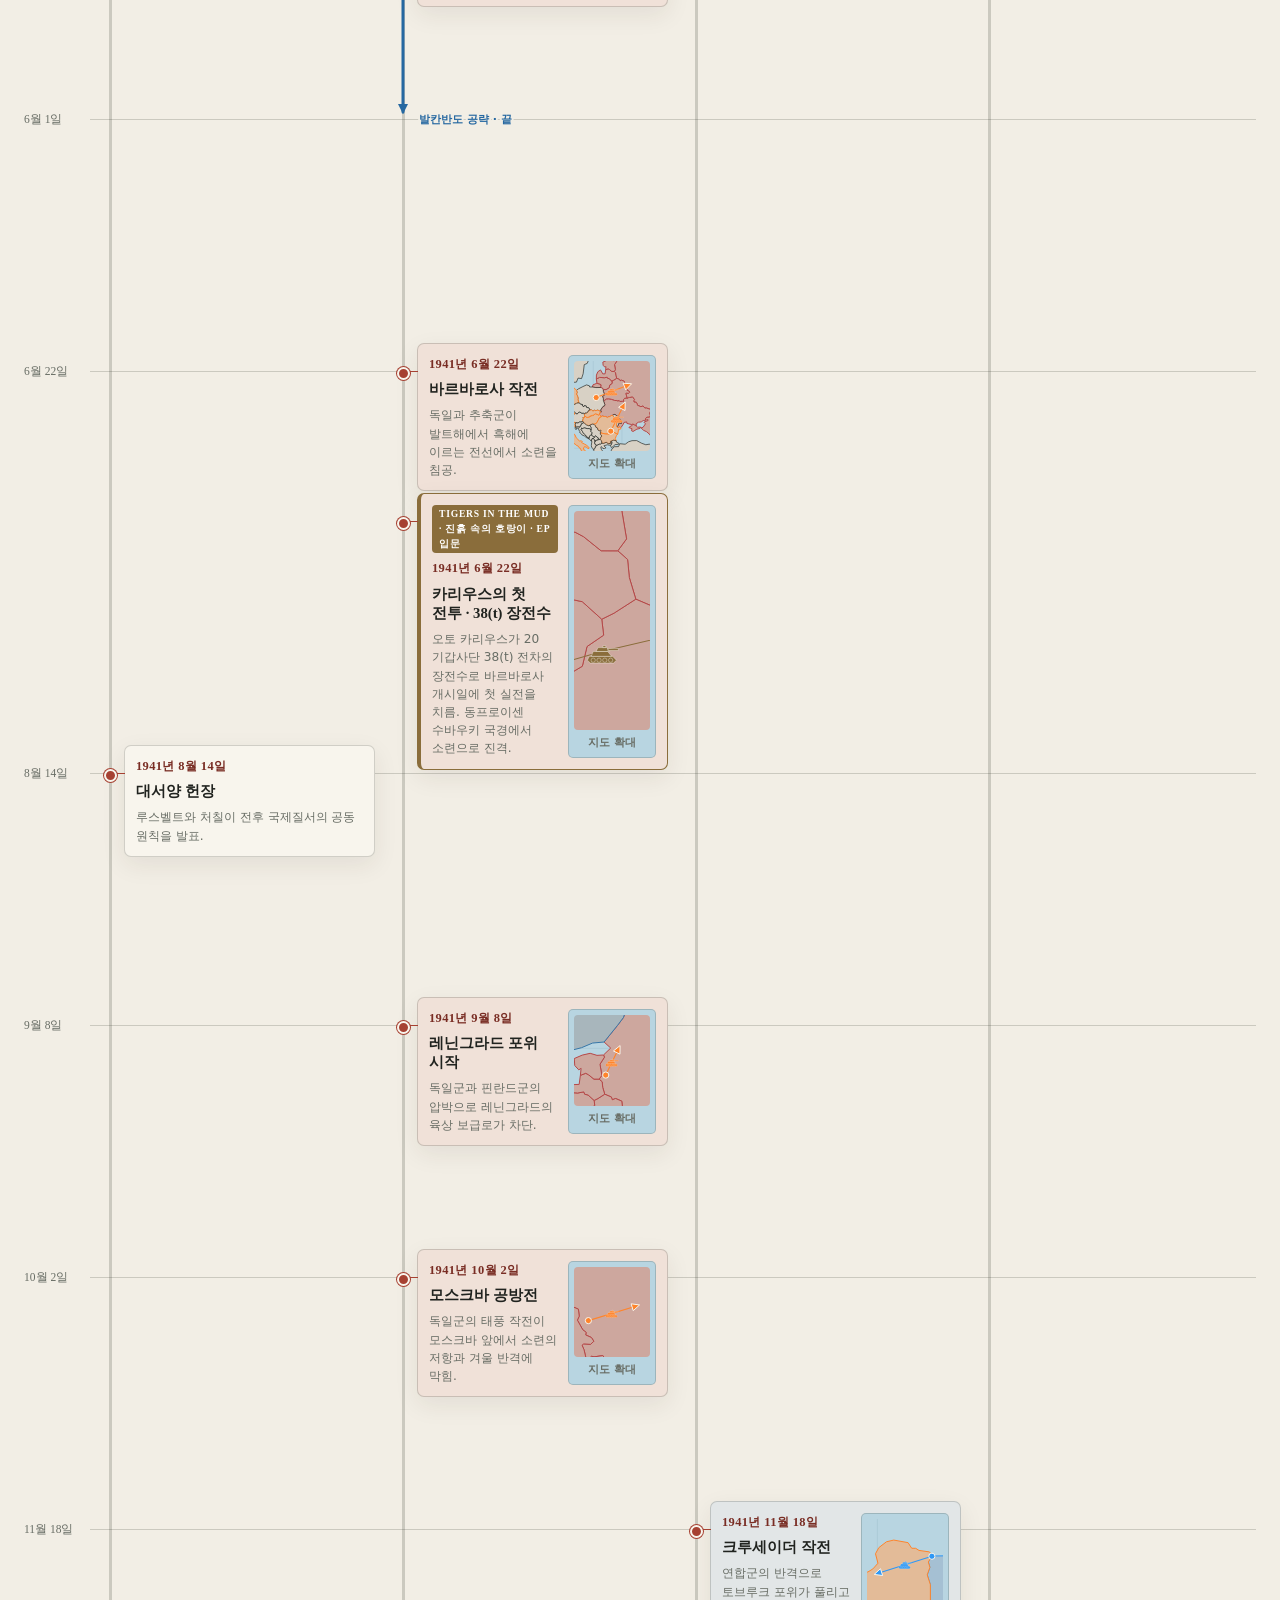
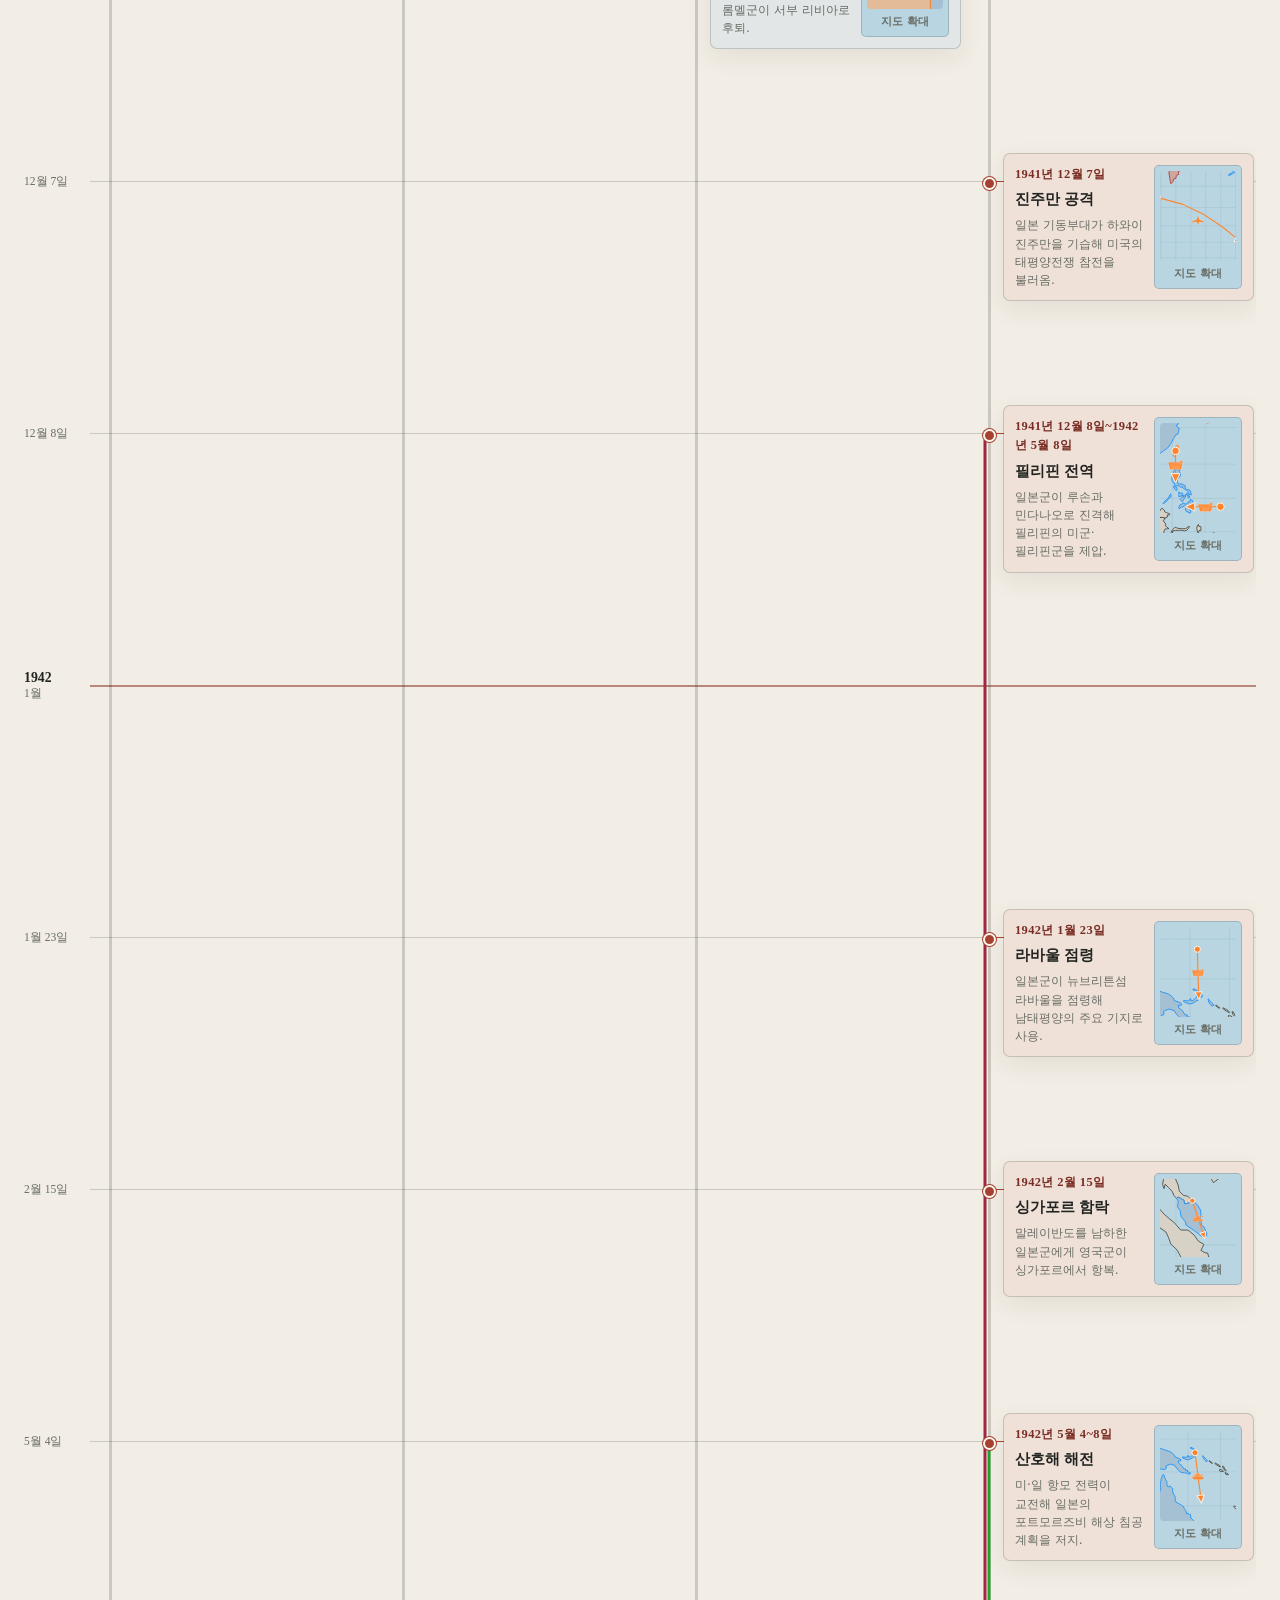
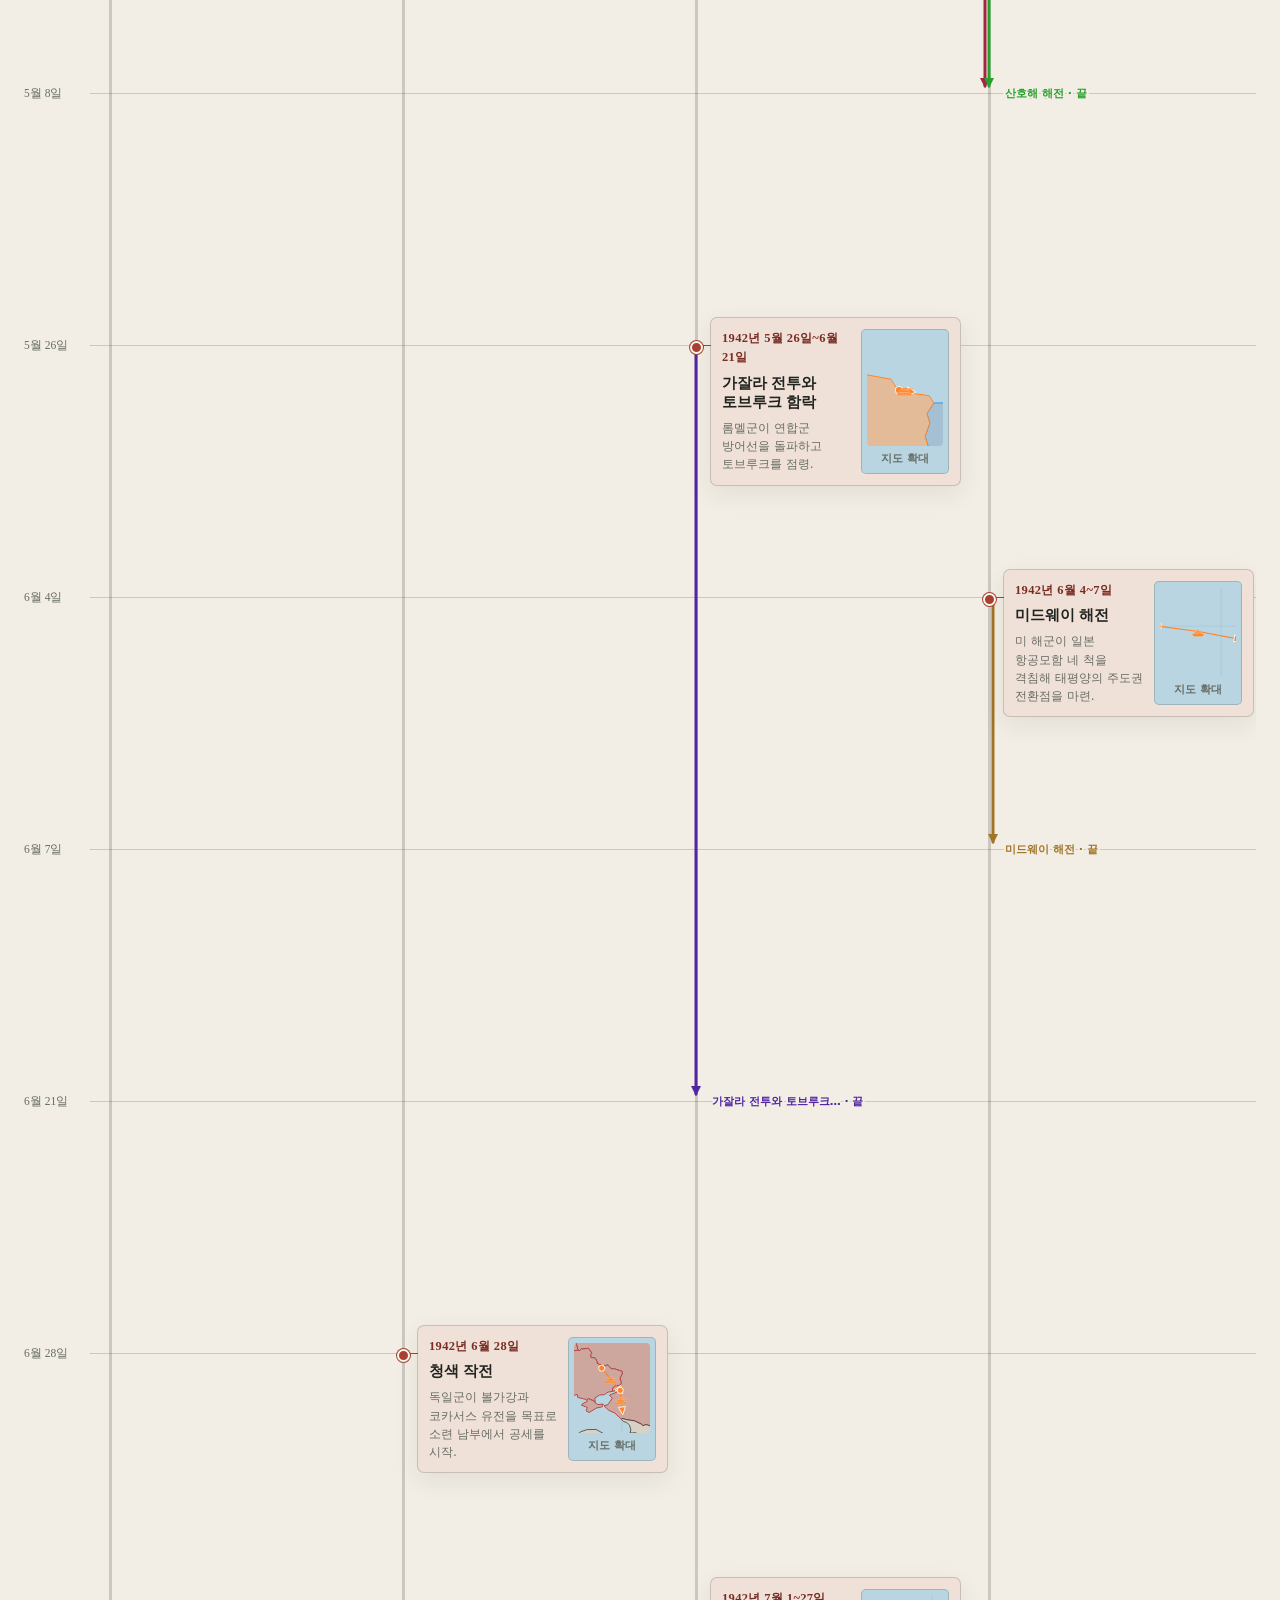
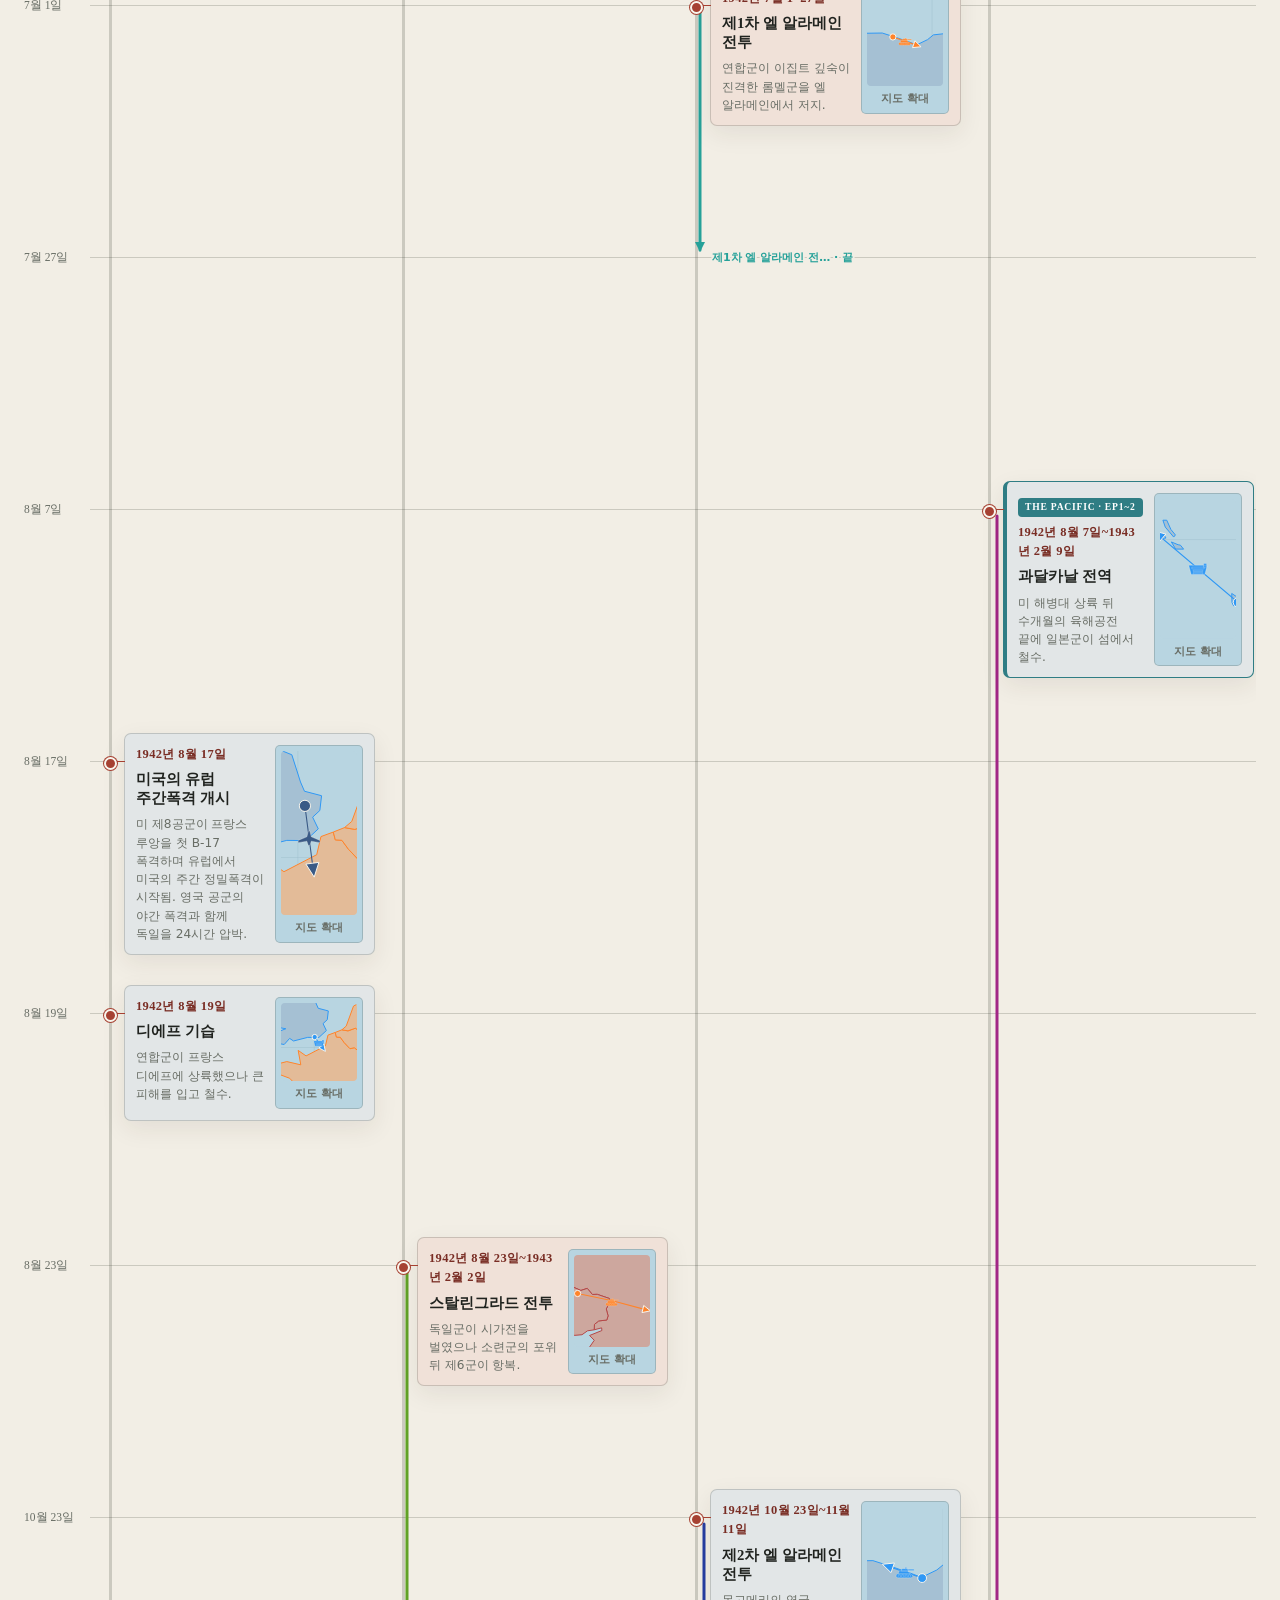
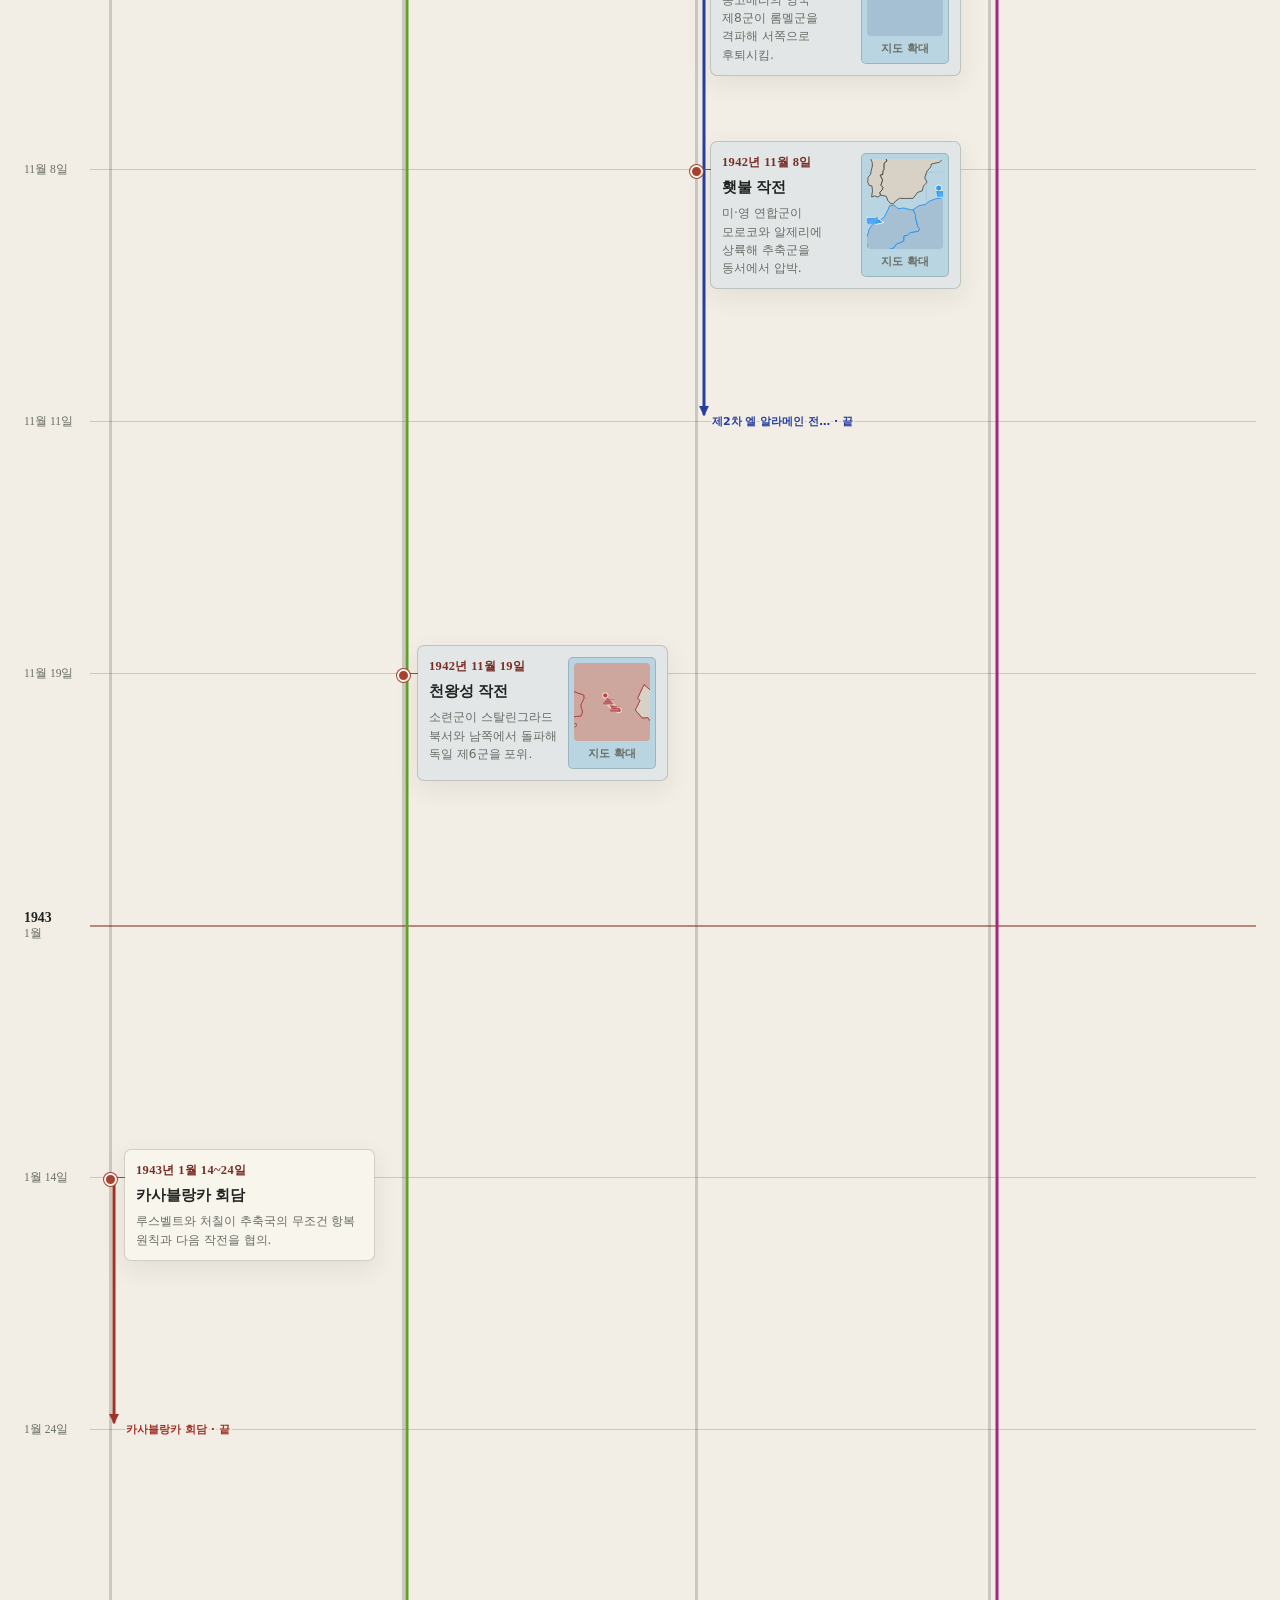
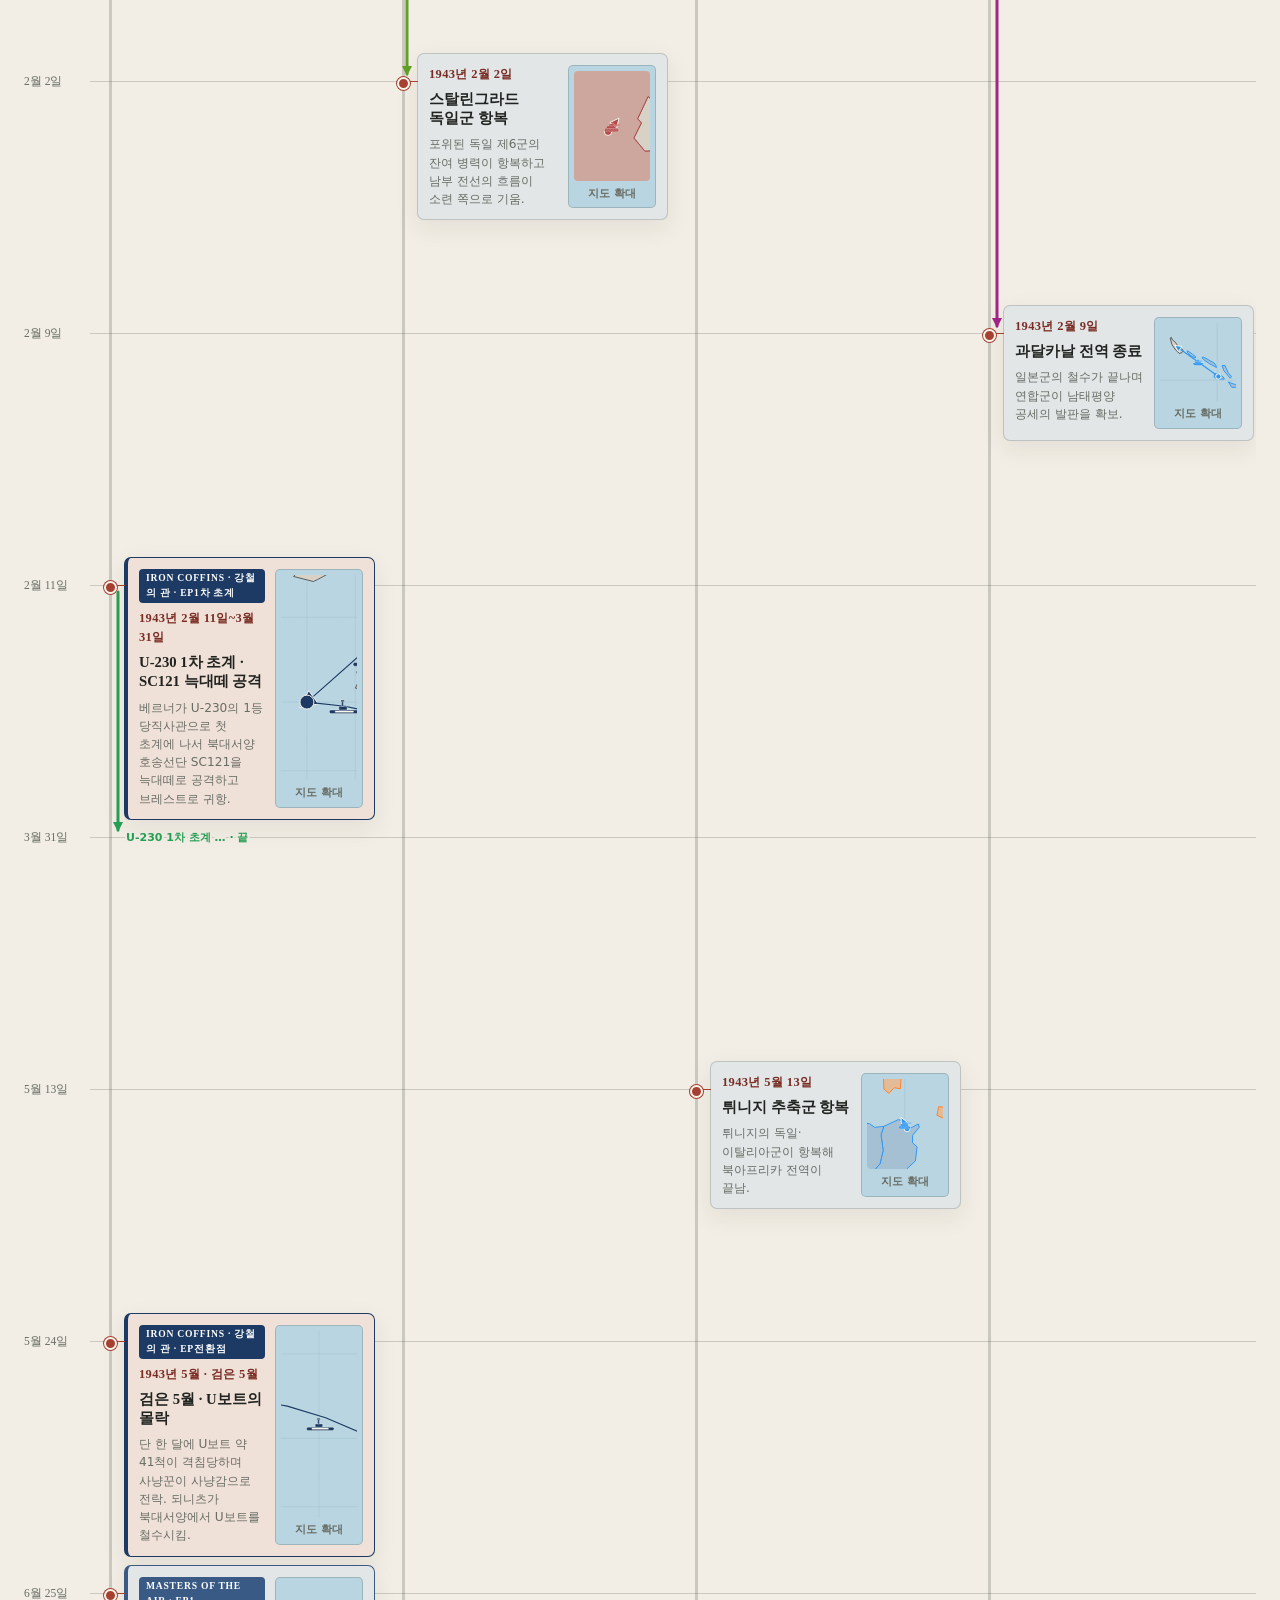
<file: world-war-2.html>
<!doctype html>
<html lang="ko">
<head>
  <meta charset="utf-8">
  <meta name="robots" content="noindex, nofollow, noarchive">
  <meta name="viewport" content="width=device-width, initial-scale=1, viewport-fit=cover">
  <meta name="description" content="제2차 세계대전의 네 전선을 세로 타임라인과 사건별 지도로 비교하는 페이지">
  <meta name="theme-color" content="#f2eee5">
  <meta name="apple-mobile-web-app-capable" content="yes">
  <meta name="apple-mobile-web-app-status-bar-style" content="default">
  <meta name="apple-mobile-web-app-title" content="History Point">
  <link rel="manifest" href="manifest.webmanifest">
  <link rel="apple-touch-icon" sizes="180x180" href="assets/icons/apple-touch-icon.png">
  <title>제2차 세계대전 · 세계사 타임라인</title>
  <link rel="stylesheet" href="assets/timeline-base.css?v=20260930-5">
</head>
<body data-timeline-config="data/world-war-2-data.js">
  <div class="page-shell">
    <header class="site-header"><a class="brand" href="index.html"><span class="brand-mark">WH</span><span>세계사 타임라인</span></a><a class="back-link" href="index.html">← 사건 목록</a></header>
    <main>
      <div class="series-banner" role="img" aria-label="밴드 오브 브라더스, 더 퍼시픽, 마스터스 오브 디 에어를 상징하는 합성 배너">
        <span class="page-version">v1.1.2</span>
        <div class="series-banner-img series-banner-bob"></div>
        <div class="series-banner-img series-banner-pacific"></div>
        <div class="series-banner-img series-banner-mota"></div>
        <div class="series-banner-title"><p class="eyebrow">1939 — 1945 · FOUR THEATERS</p><h1>제2차<br>세계대전</h1></div>
        <div class="series-banner-books" aria-hidden="true">
          <img class="series-banner-book series-banner-book-iron" src="images/book-iron_coffins.jpg" alt="">
          <img class="series-banner-book series-banner-book-tiger" src="images/book-tiger_in_mud.jpg" alt="">
        </div>
        <div class="series-banner-caption"><span>BAND OF BROTHERS</span><span>THE PACIFIC</span><span>MASTERS OF THE AIR</span></div>
      </div>
      <section class="timeline-section" aria-labelledby="timeline-heading">
        <div class="section-heading"><h2 id="timeline-heading">전선별 타임라인 · 1937~1945</h2><div id="series-filter" class="series-filter" aria-label="시리즈 카드 보이기/숨기기"></div></div>
        <div id="sticky-theater-bar" class="sticky-theater-bar" aria-hidden="true"><div id="sticky-year" class="sticky-year"></div><div id="sticky-theater-track" class="sticky-theater-track"></div></div>
        <div id="timeline-scroll" class="timeline-scroll" aria-label="네 전선 가로 스크롤 영역"><div id="timeline-board" class="timeline-board"><div id="time-rules" class="time-rules" aria-hidden="true"></div></div></div>
        <div class="timeline-note"><span class="edit-hint">지역 타임라인·여백 길게 누르기: 그 위치에 사건 추가</span><span>사건 카드 길게 누르기: 추가·편집·삭제</span><span>가로선: 네 지역 공통 날짜 기준</span><span>사건 밀도에 따라 날짜 사이 간격 조정</span><span>지도: 현대 국경 기준 · 이동 방향 개략 표시 · Natural Earth 1:110m</span></div>
      </section>
    </main>
    <footer class="site-footer"><span>WORLD HISTORY ARCHIVE</span><span>제2차 세계대전 전선 지도</span></footer>
  </div>

  <dialog id="map-dialog" aria-labelledby="dialog-title">
    <div class="dialog-header"><div><span id="dialog-date" class="dialog-date"></span><h3 id="dialog-title"></h3></div><div class="dialog-header-actions"><button id="dialog-edit" class="dialog-edit-btn" type="button">✎ 편집</button><button id="close-dialog" class="close-button" type="button" aria-label="확대 지도 닫기">✕</button></div></div>
    <div class="dialog-map-wrap"><div class="interactive-map"><svg id="dialog-map" class="dialog-map" role="img" aria-labelledby="dialog-map-title dialog-map-desc"></svg><div class="map-zoom-controls" aria-label="지도 확대 축소"><button id="dialog-zoom-in" type="button" aria-label="지도 확대">＋</button><button id="dialog-zoom-out" type="button" aria-label="지도 축소">−</button></div></div></div>
    <p id="dialog-summary" class="dialog-summary"></p>
    <figure id="dialog-image-wrap" class="dialog-image-wrap" hidden><img id="dialog-image" alt="참조 이미지"></figure>
  </dialog>

  <div id="event-menu" class="event-menu" role="menu" aria-label="사건 편집 메뉴">
    <button type="button" data-action="add" role="menuitem">＋ 사건 추가</button>
    <button type="button" data-action="edit" role="menuitem">✎ 사건 편집</button>
    <button type="button" data-action="delete" class="delete-action" role="menuitem">− 사건 삭제</button>
  </div>

  <dialog id="editor-dialog" class="editor-dialog" aria-labelledby="editor-title">
    <form id="editor-form" class="editor-form">
      <div class="dialog-header"><div><span class="dialog-date">내 타임라인</span><h3 id="editor-title">사건 편집</h3></div><button id="close-editor" class="close-button" type="button" aria-label="편집 창 닫기">✕</button></div>
      <label class="form-field"><span>지역</span><select id="edit-theater" required></select></label>
      <label class="form-field"><span>날짜 (정렬 기준)</span><input id="edit-sort-date" type="date" min="1937-01-01" max="1945-12-31" required></label>
      <label class="form-field"><span>종료 날짜 (기간 사건만)</span><input id="edit-end-date" type="date" min="1937-01-01" max="1945-12-31"></label>
      <label class="form-field"><span>카드에 표시할 날짜</span><input id="edit-date" type="text" required placeholder="예: 1943년 7월 5일~8월 23일"></label>
      <label class="form-field"><span>사건명</span><input id="edit-title" type="text" required maxlength="60"></label>
      <label class="form-field"><span>요약</span><textarea id="edit-summary" required maxlength="220"></textarea></label>
      <label class="form-field"><span>상세 설명 (선택)</span><textarea id="edit-detail" maxlength="1200" placeholder="카드를 눌러 열었을 때 보일 자세한 내용"></textarea></label>
      <div class="form-field image-field"><span>참조 이미지 (선택)</span>
        <input id="edit-image" type="file" accept="image/*">
        <div class="image-preview-wrap" hidden><img id="edit-image-preview" alt="참조 이미지 미리보기"><button id="edit-image-remove" class="clear-route" type="button">이미지 제거</button></div>
      </div>
      <label class="map-editor-toggle"><input id="edit-has-map" type="checkbox">지도 이동 경로 추가</label>
      <div id="map-editor" class="map-editor" hidden>
        <div class="interactive-map"><svg id="route-picker" class="route-picker" role="img" aria-label="출발점과 도착점을 선택하는 지도"></svg><div class="map-zoom-controls" aria-label="경로 선택 지도 확대 축소"><button id="picker-zoom-in" type="button" aria-label="경로 선택 지도 확대">＋</button><button id="picker-zoom-out" type="button" aria-label="경로 선택 지도 축소">−</button></div></div>
        <div class="picker-actions"><button id="pick-start" class="is-active" type="button">① 출발점 선택</button><button id="pick-end" type="button">② 도착점 선택</button><button id="clear-route" class="clear-route" type="button">경로 제거</button></div>
        <div class="route-fields"><label class="form-field"><span>출발지 이름</span><input id="edit-start-name" type="text" placeholder="예: 런던"></label><label class="form-field"><span>도착지 이름</span><input id="edit-end-name" type="text" placeholder="예: 파리"></label></div>
        <div id="coordinate-readout" class="coordinate-readout">지도에서 출발점과 도착점을 차례로 선택하세요.</div>
      </div>
      <p class="editor-help">지도 경로를 켜고 출발점·도착점을 지도에서 차례로 누르면 화살표 지도가 생성됩니다.</p>
      <div class="form-actions"><button id="cancel-edit" class="cancel-edit" type="button">취소</button><button class="save-edit" type="submit">저장</button></div>
    </form>
  </dialog>

  <script src="assets/d3.min.js"></script>
  <script src="assets/topojson-client.min.js"></script>
  <script src="assets/world-atlas.js"></script>
  <script src="data/world-rivers-50m.js"></script>
  <script src="data/world-capitals.js"></script>
  <script src="data/world-landmarks.js"></script>
  <script src="data/world-fronts.js"></script>
  <script src="data/world-war-2-data.js"></script>
  <script src="assets/timeline-base.js?v=20260930-7"></script>
</body>
</html>
</file>
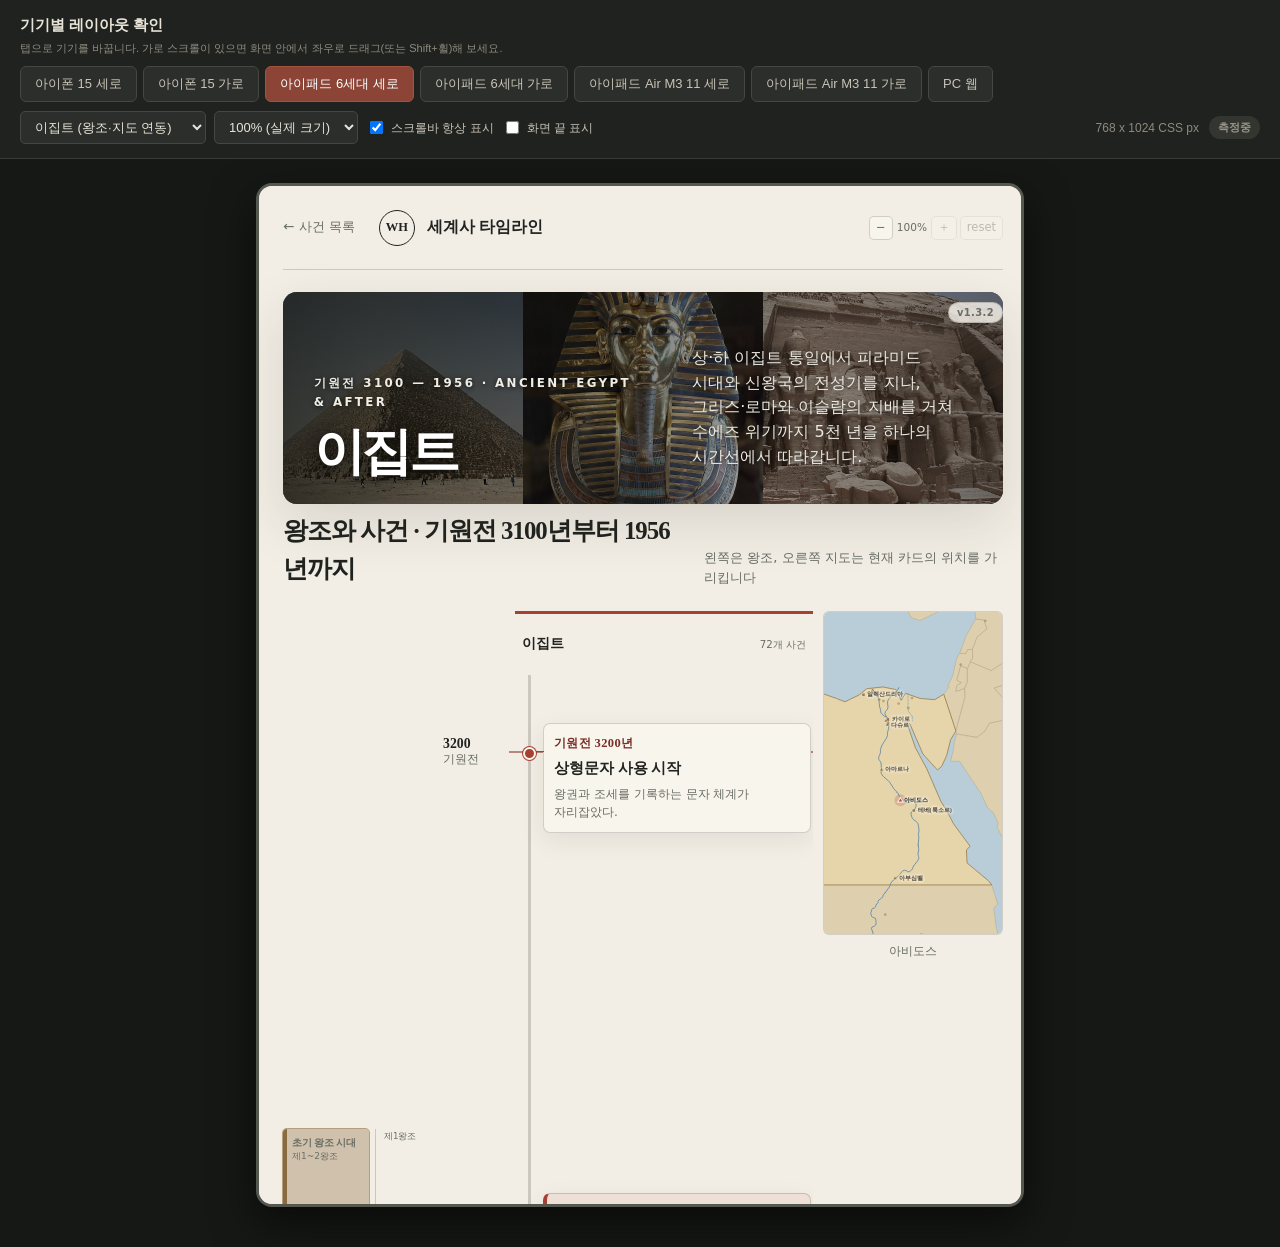
<file: tools/device-preview.html>
<!doctype html>
<html lang="ko"><head><meta charset="utf-8">
<title>기기별 레이아웃 확인</title>
<style>
*{box-sizing:border-box}
body{margin:0;background:#161815;color:#e8e3d8;
  font:14px/1.5 -apple-system,"Malgun Gothic",sans-serif;
  display:flex;flex-direction:column;min-height:100vh}
header{padding:14px 20px;background:#1f221e;border-bottom:1px solid #383b35;
  position:sticky;top:0;z-index:10}
.title{font-size:15px;font-weight:700;margin-bottom:3px}
.hint{font-size:11px;color:#8f8a7f;margin-bottom:10px}
.tabs{display:flex;gap:6px;flex-wrap:wrap;margin-bottom:9px}
.tab{padding:8px 14px;background:#2b2e2a;color:#c9c4b8;border:1px solid #454840;
  border-radius:6px;font-size:13px;cursor:pointer;white-space:nowrap}
.tab:hover{background:#343831}
.tab.on{background:#8c4436;color:#fff;border-color:#a5533f}
.opts{display:flex;gap:8px;align-items:center;flex-wrap:wrap}
select{padding:7px 10px;background:#2b2e2a;color:#e8e3d8;border:1px solid #454840;
  border-radius:5px;font-size:13px;cursor:pointer}
label.chk{display:flex;align-items:center;gap:5px;font-size:12px;color:#c9c4b8;cursor:pointer}
.meta{margin-left:auto;display:flex;gap:10px;align-items:center;font-size:12px}
.px{color:#8f8a7f}
.verdict{font-weight:700;padding:3px 9px;border-radius:20px;font-size:11px}
.ok{background:#1f3a24;color:#6ddc8a}
.bad{background:#46211f;color:#ff8f80}
.na{background:#333630;color:#9a958a}
.stage{flex:1;display:flex;justify-content:center;align-items:flex-start;
  padding:24px 20px 40px;overflow:auto}
.screen{background:#000;border:3px solid #55584f;border-radius:16px;
  overflow:hidden;box-shadow:0 16px 44px rgba(0,0,0,.55);flex:0 0 auto;position:relative}
iframe{display:block;border:0;background:#f2eee5}
.edge{position:absolute;top:0;bottom:0;width:3px;background:#ff8f80;
  box-shadow:0 0 10px rgba(255,143,128,.8);pointer-events:none;display:none}
</style></head><body>
<header>
  <div class="title">기기별 레이아웃 확인</div>
  <div class="hint">탭으로 기기를 바꿉니다. 가로 스크롤이 있으면 화면 안에서 좌우로 드래그(또는 Shift+휠)해 보세요.</div>
  <div class="tabs" id="tabs"></div>
  <div class="opts">
    <select id="page">
      <option value="egypt.html">이집트 (왕조·지도 연동)</option>
      <option value="world-war-2.html">제2차 세계대전 (전선 4)</option>
      <option value="world-war-1.html">제1차 세계대전 (전선 4)</option>
      <option value="vietnam-war.html">베트남전쟁 (전선 4)</option>
      <option value="joseon-dynasty.html">조선왕조와 근대 (전선 4)</option>
      <option value="korean-war.html">6·25 전쟁 (단일 레인)</option>
      <option value="index.html">첫 화면</option>
    </select>
    <select id="zoom">
      <option value="1" selected>100% (실제 크기)</option>
      <option value="0.85">85%</option>
      <option value="0.7">70%</option>
      <option value="0.55">55%</option>
    </select>
    <label class="chk"><input type="checkbox" id="bar" checked> 스크롤바 항상 표시</label>
    <label class="chk"><input type="checkbox" id="mark"> 화면 끝 표시</label>
    <div class="meta">
      <span class="px" id="px"></span>
      <span class="verdict na" id="verdict">측정중</span>
    </div>
  </div>
</header>
<div class="stage"><div class="screen" id="screen"><div class="edge" id="edge"></div></div></div>
<script>
const DEVICES=[
  {nm:"아이폰 15 세로",w:393,h:852},
  {nm:"아이폰 15 가로",w:852,h:393},
  {nm:"아이패드 6세대 세로",w:768,h:1024},
  {nm:"아이패드 6세대 가로",w:1024,h:768},
  {nm:"아이패드 Air M3 11 세로",w:820,h:1180},
  {nm:"아이패드 Air M3 11 가로",w:1180,h:820},
  {nm:"PC 웹",w:1600,h:900}
];
let cur=2;
const tabs=document.getElementById('tabs'),screen=document.getElementById('screen');
const vd=document.getElementById('verdict'),pxEl=document.getElementById('px');
const edge=document.getElementById('edge');
DEVICES.forEach((d,i)=>{
  const b=document.createElement('button');
  b.className='tab'+(i===cur?' on':'');b.textContent=d.nm;
  b.onclick=()=>{cur=i;[...tabs.children].forEach((c,k)=>c.className='tab'+(k===i?' on':''));render();};
  tabs.appendChild(b);
});
function attachRail(fr,doc,sc){
  // 실제 기기에서는 가로 스크롤바가 화면 안에 보인다.
  // 이 컨테이너는 높이가 수만 px 이라 스크롤바가 문서 맨 아래에 붙어 화면 밖으로 나간다.
  // 뷰포트 하단에 고정된 대체 스크롤바를 그려 실제 기기와 같게 보이도록 한다.
  const ov=sc.scrollWidth-sc.clientWidth;
  if(ov<=2)return;
  const rail=doc.createElement('div');
  rail.style.cssText='position:fixed;left:0;right:0;bottom:0;height:14px;'+
    'background:rgba(20,22,19,.22);z-index:99999;pointer-events:auto;cursor:pointer';
  const thumb=doc.createElement('div');
  thumb.style.cssText='position:absolute;top:2px;height:10px;border-radius:5px;'+
    'background:#a5533f;box-shadow:0 0 6px rgba(0,0,0,.35)';
  rail.appendChild(thumb);
  doc.body.appendChild(rail);
  function sync(){
    const vw=sc.clientWidth, tw=sc.scrollWidth;
    const w=Math.max(28,(vw/tw)*vw);
    const maxLeft=vw-w;
    const p=sc.scrollLeft/(tw-vw);
    thumb.style.width=w+'px';
    thumb.style.left=(p*maxLeft)+'px';
  }
  sc.addEventListener('scroll',sync);
  let drag=false,sx=0,sl=0;
  rail.addEventListener('pointerdown',e=>{
    drag=true;sx=e.clientX;sl=sc.scrollLeft;rail.setPointerCapture(e.pointerId);
  });
  rail.addEventListener('pointermove',e=>{
    if(!drag)return;
    const vw=sc.clientWidth,tw=sc.scrollWidth;
    const w=Math.max(28,(vw/tw)*vw);
    sc.scrollLeft=sl+(e.clientX-sx)*((tw-vw)/(vw-w));
  });
  rail.addEventListener('pointerup',e=>{drag=false;});
  sync();
}
function render(){
  const d=DEVICES[cur], z=parseFloat(document.getElementById('zoom').value);
  const page=document.getElementById('page').value;
  const showBar=document.getElementById('bar').checked;
  const showMark=document.getElementById('mark').checked;
  pxEl.textContent=d.w+' x '+d.h+' CSS px';
  vd.textContent='측정중';vd.className='verdict na';
  screen.style.width=(d.w*z)+'px';screen.style.height=(d.h*z)+'px';
  [...screen.querySelectorAll('iframe')].forEach(n=>n.remove());
  edge.style.display=showMark?'block':'none';
  edge.style.left=(d.w*z-3)+'px';
  const fr=document.createElement('iframe');
  fr.width=d.w;fr.height=d.h;
  fr.style.cssText='width:'+d.w+'px;height:'+d.h+'px;transform:scale('+z+');transform-origin:0 0';
  fr.src="../"+page+'?t='+Date.now();
  fr.onload=()=>setTimeout(()=>{
    try{
      const doc=fr.contentDocument;
      const sc0=doc.getElementById('timeline-scroll');
      if(showBar&&sc0){
        const st=doc.createElement('style');
        st.textContent='#timeline-scroll::-webkit-scrollbar{height:12px;-webkit-appearance:none}'+
          '#timeline-scroll::-webkit-scrollbar-track{background:rgba(0,0,0,.14)}'+
          '#timeline-scroll::-webkit-scrollbar-thumb{background:#a5533f;border-radius:6px;border:2px solid transparent;background-clip:padding-box}';
        doc.head.appendChild(st);
        attachRail(fr,doc,sc0);
      }
      const sc=doc.getElementById('timeline-scroll');
      if(!sc){vd.textContent='해당없음';vd.className='verdict na';return;}
      const ov=sc.scrollWidth-sc.clientWidth;
      if(ov<=2){vd.textContent='가로 스크롤 없음';vd.className='verdict ok';}
      else{vd.textContent='가로 스크롤 '+ov+'px';vd.className='verdict bad';}
    }catch(e){vd.textContent='측정불가';vd.className='verdict na';}
  },1500);
  screen.appendChild(fr);
}
['page','zoom','bar','mark'].forEach(id=>document.getElementById(id).onchange=render);
render();
</script></body></html>
</file>
<file: assets/timeline-base.css>
:root {
      color-scheme: light dark;
      --ink:#20231f; --muted:#686d65; --paper:#f2eee5; --panel:#f8f5ed;
      --land:#d8d1c5; --water:#b8d5e1; --accent:#a64132; --accent-dark:#792d24;
      --line:rgba(48,50,44,.2); --route:#a64132; --shadow:0 20px 54px rgba(45,39,29,.13);
    }
    .ocean-background{fill:var(--water)}
    *{box-sizing:border-box} html{scroll-behavior:smooth} body{margin:0;min-width:320px;color:var(--ink);background:var(--paper);font-family:"Apple SD Gothic Neo","Noto Sans KR",Pretendard,system-ui,sans-serif;line-height:1.55}
    button,a{font:inherit;-webkit-tap-highlight-color:transparent} a{color:inherit}.page-shell{width:min(1380px,calc(100% - 48px));margin:auto}
    .site-header{display:flex;align-items:center;justify-content:space-between;gap:24px;min-height:84px;border-bottom:1px solid var(--line)}
    .brand{display:inline-flex;align-items:center;gap:12px;text-decoration:none;font-family:Georgia,"Noto Serif KR",serif;font-weight:700}.brand-mark{display:grid;place-items:center;width:36px;height:36px;border:1px solid currentColor;border-radius:50%;font-size:.78rem}.back-link{color:var(--muted);text-decoration:none;font-size:.84rem}.site-header .back-link{order:-1}.timeline-zoom{display:inline-flex;align-items:center;gap:3px;margin-left:auto}.timeline-zoom button{min-width:24px;height:24px;padding:0 6px;border:1px solid var(--line);border-radius:5px;background:var(--panel);color:var(--muted);font:inherit;font-size:.72rem;line-height:1;cursor:pointer}.timeline-zoom button:hover:not(:disabled),.timeline-zoom button:focus-visible{border-color:var(--accent);color:var(--accent)}.timeline-zoom button:disabled{opacity:.4;cursor:default}.timeline-zoom-level{min-width:32px;text-align:center;color:var(--muted);font-size:.66rem;font-variant-numeric:tabular-nums}.back-link:hover,.back-link:focus-visible{color:var(--accent)}
    .hero{display:grid;grid-template-columns:minmax(0,1fr) minmax(280px,.5fr);gap:clamp(34px,7vw,100px);align-items:end;padding:clamp(58px,8vw,104px) 0 50px}.eyebrow{margin:0 0 16px;color:var(--accent-dark);font-size:.74rem;font-weight:800;letter-spacing:.2em}h1{margin:0;font-family:Georgia,"Noto Serif KR",serif;font-size:clamp(2.8rem,6.6vw,6rem);font-weight:600;line-height:1;letter-spacing:-.065em;word-break:keep-all}.hero-copy{margin:0 0 8px;color:var(--muted);word-break:keep-all}
    .hero.has-photo-bg{position:relative;isolation:isolate;margin-top:22px;padding:clamp(40px,7vw,86px) clamp(22px,4vw,54px) clamp(26px,3vw,40px);border-radius:14px;overflow:hidden;box-shadow:var(--shadow)}
    .hero-photos{position:absolute;inset:0;z-index:-2;display:flex;background:#15130f}
    .hero-photo{flex:1 1 0;min-width:0;background-size:cover;background-position:center;background-repeat:no-repeat;filter:grayscale(.32) contrast(1.06) brightness(.9)}
    .hero-photo-inchon{background-image:url(../images/kw-hero-inchon.jpg);background-position:center 42%}
    .hero-photo-seoul{background-image:url(../images/korean-war-seoul.jpg);margin-left:-8%;-webkit-mask-image:linear-gradient(90deg,transparent 0,#000 16%,#000 84%,transparent 100%);mask-image:linear-gradient(90deg,transparent 0,#000 16%,#000 84%,transparent 100%)}
    .hero-photo-chosin{background-image:url(../images/kw-hero-chosin.jpg);margin-left:-8%;-webkit-mask-image:linear-gradient(90deg,transparent 0,#000 16%,#000 100%);mask-image:linear-gradient(90deg,transparent 0,#000 16%,#000 100%)}
    .vietnam-hero{background:#121a12}
    .vietnam-hero .hero-photo-vn-jungle{background-image:url(../images/vietnam-war-jungle-combat.jpg);background-position:center 44%;filter:grayscale(.42) contrast(1.08) brightness(.86)}
    .vietnam-hero .hero-photo-vn-huey{background-image:url(../images/vn-hero-huey-1966.jpg);background-position:center 66%;margin-left:-8%;filter:grayscale(.52) contrast(1.08) brightness(.78) saturate(.8);-webkit-mask-image:linear-gradient(90deg,transparent 0,#000 16%,#000 84%,transparent 100%);mask-image:linear-gradient(90deg,transparent 0,#000 16%,#000 84%,transparent 100%)}
    .vietnam-hero .hero-photo-vn-hue{background-image:url(../images/vn-hero-hue-1968.jpg);background-position:center 46%;margin-left:-8%;filter:sepia(.16) contrast(1.1) brightness(.86);-webkit-mask-image:linear-gradient(90deg,transparent 0,#000 16%,#000 100%);mask-image:linear-gradient(90deg,transparent 0,#000 16%,#000 100%)}
    .hero-vietnam.has-photo-bg::after{background:linear-gradient(105deg,rgba(12,20,14,.86) 0,rgba(12,20,14,.54) 40%,rgba(12,20,14,.34) 66%,rgba(12,20,14,.62) 100%),linear-gradient(0deg,rgba(12,20,14,.42),transparent 46%)}
    .ww1-hero{background:#17150f}
    .ww1-hero .hero-photo-ww1-trench{background-image:url(../images/ww1-somme-trench.jpg);background-position:52% 46%;filter:grayscale(1) sepia(.2) contrast(1.12) brightness(.82)}
    .ww1-hero .hero-photo-ww1-howitzer{background-image:url(../images/ww1-hero-howitzer-1916.jpg);background-position:center 42%;margin-left:-8%;filter:grayscale(1) sepia(.2) contrast(1.08) brightness(.86);-webkit-mask-image:linear-gradient(90deg,transparent 0,#000 16%,#000 84%,transparent 100%);mask-image:linear-gradient(90deg,transparent 0,#000 16%,#000 84%,transparent 100%)}
    .ww1-hero .hero-photo-ww1-tank{background-image:url(../images/ww1-hero-tank-1916.jpg);background-position:center 38%;margin-left:-8%;filter:grayscale(1) sepia(.2) contrast(1.1) brightness(.84);-webkit-mask-image:linear-gradient(90deg,transparent 0,#000 16%,#000 100%);mask-image:linear-gradient(90deg,transparent 0,#000 16%,#000 100%)}
    .hero-ww1.has-photo-bg::after{background:linear-gradient(105deg,rgba(20,17,11,.88) 0,rgba(20,17,11,.56) 40%,rgba(20,17,11,.34) 66%,rgba(20,17,11,.6) 100%),linear-gradient(0deg,rgba(20,17,11,.44),transparent 46%)}
    .hero.has-photo-bg::after{content:"";position:absolute;inset:0;z-index:-1;pointer-events:none;background:linear-gradient(105deg,rgba(15,17,13,.82) 0,rgba(15,17,13,.5) 42%,rgba(15,17,13,.28) 70%,rgba(15,17,13,.5) 100%)}
    .hero.has-photo-bg .eyebrow{color:#f0ede4;text-shadow:0 1px 5px rgba(0,0,0,.75)}
    .hero.has-photo-bg h1{color:#fff;text-shadow:0 2px 12px rgba(0,0,0,.72)}
    .hero.has-photo-bg .hero-copy{color:#ece9e0;text-shadow:0 1px 6px rgba(0,0,0,.7)}
    .series-banner{position:relative;display:flex;width:100%;height:clamp(180px,26vw,340px);margin-top:22px;border-radius:12px;overflow:hidden;background:#1a1c18;box-shadow:var(--shadow)}
    .series-banner-img{flex:1 1 0;min-width:0;background-size:cover;background-position:center;background-repeat:no-repeat;filter:grayscale(.28) contrast(1.05) brightness(.92)}
    .series-banner-bob{background-image:url(../images/series-bob.jpg)}
    .series-banner-pacific{background-image:url(../images/series-pacific.webp);margin-left:-9%;-webkit-mask-image:linear-gradient(90deg,transparent 0,#000 18%,#000 82%,transparent 100%);mask-image:linear-gradient(90deg,transparent 0,#000 18%,#000 82%,transparent 100%)}
    .series-banner-mota{background-image:url(../images/series-mota.jpg);background-position:center center;margin-left:-9%;-webkit-mask-image:linear-gradient(90deg,transparent 0,#000 18%,#000 100%);mask-image:linear-gradient(90deg,transparent 0,#000 18%,#000 100%)}
    .series-banner::after{content:"";position:absolute;inset:0;pointer-events:none;background:linear-gradient(180deg,rgba(20,22,18,.42),rgba(20,22,18,.12) 42%,rgba(20,22,18,.66) 100%)}
    .series-banner-title{position:absolute;top:0;left:0;z-index:1;padding:clamp(16px,3vw,30px) clamp(18px,4vw,44px)}
    .series-banner-title .eyebrow{margin:0 0 8px;color:#f0ede4;font-size:clamp(.58rem,1.2vw,.72rem);font-weight:800;letter-spacing:.2em;text-shadow:0 1px 4px rgba(0,0,0,.7)}
    .series-banner-title h1{margin:0;color:#fff;font-family:Georgia,"Noto Serif KR",serif;font-size:clamp(1.6rem,3.6vw,2.9rem);font-weight:600;line-height:1;letter-spacing:-.05em;text-shadow:0 2px 10px rgba(0,0,0,.7)}
    .series-banner-books{position:absolute;z-index:2;left:clamp(14px,2.2vw,30px);bottom:clamp(13px,2vw,24px);height:27.2%;display:flex;align-items:flex-end;filter:drop-shadow(0 7px 10px rgba(0,0,0,.46));pointer-events:none}
    .series-banner-book{display:block;height:100%;width:auto;max-width:none;object-fit:contain;border-radius:2px;filter:brightness(.82) saturate(.9);transform-origin:50% 92%}
    .series-banner-book-iron{transform:rotate(-7deg) translateY(2px)}
    .series-banner-book-tiger{margin-left:-14%;transform:rotate(6deg) translateY(-2px)}
    .series-banner-caption{position:absolute;left:0;right:0;bottom:0;z-index:1;display:flex;justify-content:space-around;gap:8px;padding:12px 16px;font-family:Georgia,serif;font-size:clamp(.58rem,1.4vw,.82rem);font-weight:700;letter-spacing:.12em;color:#f4f1e8;text-shadow:0 1px 4px rgba(0,0,0,.6)}
    .series-banner-caption span{text-align:center}
    .timeline-section{padding:8px 0 88px}.section-heading{display:flex;align-items:end;justify-content:space-between;gap:24px;margin-bottom:22px}.section-heading h2{margin:0;font-family:Georgia,"Noto Serif KR",serif;font-size:clamp(1.55rem,3vw,2.3rem);letter-spacing:-.04em}.section-heading p{margin:0;color:var(--muted);font-size:.82rem}
    .series-filter{display:flex;flex-wrap:wrap;gap:8px;justify-content:flex-end}
    .series-toggle{display:inline-flex;align-items:center;gap:6px;padding:5px 10px;border:1px solid var(--line);border-radius:16px;background:var(--panel);font-size:.68rem;font-weight:700;letter-spacing:.02em;color:var(--ink);cursor:pointer;user-select:none}
    .series-toggle input{position:absolute;opacity:0;width:0;height:0}
    .series-toggle-dot{width:11px;height:11px;border-radius:50%;flex:none}
    .series-toggle-bob .series-toggle-dot{background:#5a6b3b}.series-toggle-pacific .series-toggle-dot{background:#2f7d84}.series-toggle-mota .series-toggle-dot{background:#3a5a86}.series-toggle-ironcoffins .series-toggle-dot{background:#1c3a63}.series-toggle-tiger .series-toggle-dot{background:#8a6d3b}
    .series-toggle:has(input:not(:checked)){opacity:.4;text-decoration:line-through}
    .hide-series-bob .event.series-bob,.hide-series-pacific .event.series-pacific,.hide-series-mota .event.series-mota,.hide-series-ironcoffins .event.series-ironcoffins,.hide-series-tiger .event.series-tiger{display:none}
    .sticky-theater-bar{position:sticky;top:0;z-index:20;overflow:hidden;height:64px;background:color-mix(in srgb,var(--paper) 96%,transparent);border-bottom:1px solid var(--line);backdrop-filter:blur(10px)}.sticky-theater-track{display:grid;grid-template-columns:repeat(var(--lane-count,4),minmax(270px,1fr));gap:18px;min-width:var(--board-min-width,1260px);height:64px;padding-left:92px;will-change:transform}
    .sticky-year{position:absolute;left:0;top:0;z-index:2;display:flex;align-items:center;width:84px;height:64px;padding-left:6px;font-family:Georgia,"Noto Serif KR",serif;font-size:.92rem;font-weight:700;color:var(--accent-dark)}.sticky-theater-label{display:flex;align-items:center;justify-content:space-between;gap:12px;padding:14px 16px;border-top:3px solid var(--accent)}.sticky-year[role="button"],.sticky-theater-label[role="button"]{cursor:pointer;transition:background-color .16s ease}.sticky-year[role="button"]:hover,.sticky-theater-label[role="button"]:hover{background:color-mix(in srgb,var(--accent) 9%,transparent)}.sticky-year[role="button"]:focus-visible,.sticky-theater-label[role="button"]:focus-visible{outline:2px solid var(--accent);outline-offset:-3px}.sticky-theater-label strong{font-family:Georgia,"Noto Serif KR",serif;font-size:1.16rem}.sticky-theater-label span{color:var(--muted);font-size:.72rem}.term-layer{position:absolute;z-index:0;inset:0;pointer-events:none}.term-band{position:absolute;left:0;right:0;border-top:1px dashed color-mix(in srgb,var(--accent) 55%,transparent);background:color-mix(in srgb,var(--accent) 4%,transparent)}.term-band.is-alt{background:color-mix(in srgb,var(--accent) 8%,transparent)}.term-start,.term-end{position:absolute;right:6px;color:var(--accent-dark);font-size:.72rem;font-weight:700;white-space:nowrap}.term-start{top:4px}.term-end{bottom:4px;color:var(--muted)}.sticky-theater-label .sticky-theater-status{color:var(--accent-dark);font-family:Georgia,"Noto Serif KR",serif;font-size:.92rem;font-weight:700;white-space:nowrap}
    .timeline-scroll{overflow-x:auto;padding:0 0 18px;scrollbar-color:var(--muted) transparent}.timeline-board{--timeline-height:2860px;position:relative;display:grid;grid-template-columns:repeat(var(--lane-count,4),minmax(270px,1fr));gap:18px;min-width:var(--board-min-width,1260px);padding-left:92px;align-items:start}
    .time-rules{position:absolute;z-index:0;top:0;left:0;right:0;height:var(--timeline-height);pointer-events:none}.era-band{--era-color:#705247;position:absolute;left:80px;right:0;border-top:5px solid var(--era-color);border-bottom:2px solid color-mix(in srgb,var(--era-color) 56%,transparent);background:repeating-linear-gradient(135deg,color-mix(in srgb,var(--era-color) 8%,transparent) 0,color-mix(in srgb,var(--era-color) 8%,transparent) 12px,color-mix(in srgb,var(--era-color) 3%,transparent) 12px,color-mix(in srgb,var(--era-color) 3%,transparent) 24px)}.era-band-label{position:absolute;top:18px;left:-76px;width:68px;padding:5px 4px;border:1px solid color-mix(in srgb,var(--era-color) 42%,var(--line));border-left:4px solid var(--era-color);border-radius:3px;background:color-mix(in srgb,var(--paper) 92%,var(--era-color) 8%);color:var(--ink);font-family:Georgia,"Noto Serif KR",serif;font-size:.68rem;font-weight:800;line-height:1.25;text-align:center;letter-spacing:-.02em;box-shadow:0 3px 10px rgba(32,25,19,.08)}.time-rule{position:absolute;left:0;right:0;height:1px}.time-rule.is-year{height:2px}.time-label{position:absolute;left:0;top:0;width:76px;color:var(--muted);font-family:Georgia,"Noto Serif KR",serif;font-size:.72rem;line-height:1.25;transform:translateY(-50%)}.time-label strong{display:block;color:var(--ink);font-size:.86rem}.time-rule::after{content:"";position:absolute;left:80px;right:0;top:0;border-top:1px solid var(--line)}.time-rule.is-year::after{border-top:2px solid color-mix(in srgb,var(--accent) 48%,var(--line))}.time-rule.is-filler-year{height:1px}.time-rule.is-filler-year::after{border-top:1px dashed color-mix(in srgb,var(--accent) 22%,var(--line))}.time-rule.is-filler-year .time-label{opacity:.62}.time-rule.is-filler-year .time-label strong{font-size:.78rem;font-weight:600}
    .theater-lane{position:relative;z-index:1;padding:0 4px 30px}.sr-only{position:absolute;width:1px;height:1px;padding:0;margin:-1px;overflow:hidden;clip:rect(0,0,0,0);white-space:nowrap;border:0}
    .timeline{position:relative;height:var(--timeline-height);padding-left:26px;touch-action:pan-x pan-y}.timeline::before{content:"";position:absolute;z-index:0;left:11px;top:0;bottom:0;width:3px;background:var(--line)}.timeline.is-pressed::before{background:var(--accent)}.duration-layer{position:absolute;z-index:1;inset:0;width:100%;height:100%;overflow:visible;pointer-events:none}.duration-line{fill:none;stroke-width:3;stroke-linecap:round}.duration-end-label{paint-order:stroke;stroke:var(--paper);stroke-width:4px;stroke-linejoin:round;font-size:11px;font-weight:700}
    .event{position:absolute;z-index:2;left:26px;right:0}.event::before{content:"";position:absolute;left:-15px;top:28px;width:16px;height:1px;background:var(--accent)}.event::after{content:"";position:absolute;left:-20px;top:24px;width:9px;height:9px;border:2px solid var(--panel);border-radius:50%;background:var(--accent);box-shadow:0 0 0 1px var(--accent)}
    .event-card{display:grid;grid-template-columns:minmax(0,1fr) 112px;gap:12px;align-items:stretch;min-height:138px;padding:14px;background:var(--panel);border:1px solid var(--line);border-radius:7px;box-shadow:0 8px 24px rgba(45,39,29,.08);touch-action:pan-x pan-y;user-select:none}.event-card.no-map{grid-template-columns:1fr}.event-card.is-pressed{border-color:var(--accent)}.event-date{display:block;margin-bottom:6px;color:var(--accent-dark);font-family:Georgia,serif;font-size:.78rem;font-weight:700;letter-spacing:.03em}.event-title{margin:0 0 7px;font-family:Georgia,"Noto Serif KR",serif;font-size:1.02rem;line-height:1.3;word-break:keep-all}.event-summary{margin:0;color:var(--muted);font-size:.78rem;line-height:1.5;word-break:keep-all}.series-badge{display:inline-block;margin-bottom:6px;padding:2px 7px;border-radius:4px;font-family:Georgia,serif;font-size:.6rem;font-weight:700;letter-spacing:.08em;color:#fff}.event-card.is-series{border-width:1.5px}.series-bob .series-badge{background:#5a6b3b}.event-card.series-bob{border-color:#5a6b3b;border-left-width:4px}.series-pacific .series-badge{background:#2f7d84}.event-card.series-pacific{border-color:#2f7d84;border-left-width:4px}.series-mota .series-badge{background:#3a5a86}.event-card.series-mota{border-color:#3a5a86;border-left-width:4px}.series-ironcoffins .series-badge{background:#1c3a63}.event-card.series-ironcoffins{border-color:#1c3a63;border-left-width:4px}.series-tiger .series-badge{background:#8a6d3b}.event-card.series-tiger{border-color:#8a6d3b;border-left-width:4px}.event-card.faction-axis{background:color-mix(in srgb,#b3402f 11%,var(--panel))}.event-card.faction-allied{background:color-mix(in srgb,#2f6bb3 11%,var(--panel))}
    .context-badge{display:inline-block;margin-bottom:6px;padding:2px 7px;border:1px solid color-mix(in srgb,var(--accent) 55%,var(--line));border-radius:999px;color:var(--accent-dark);background:color-mix(in srgb,var(--accent) 8%,var(--panel));font-size:.6rem;font-weight:800;letter-spacing:.08em}
    .event-page-link{display:inline-flex;align-items:center;margin-top:8px;padding:5px 8px;border:1px solid color-mix(in srgb,var(--accent) 48%,var(--line));border-radius:3px;color:var(--accent-dark);background:color-mix(in srgb,var(--paper) 88%,var(--accent) 12%);font-size:.68rem;font-weight:800;text-decoration:none}.event-page-link:hover,.event-page-link:focus-visible{border-color:var(--accent);background:color-mix(in srgb,var(--paper) 76%,var(--accent) 24%);outline:none}
    .event-card.is-reign{border-left:4px solid var(--accent);background:color-mix(in srgb,var(--panel) 88%,var(--accent) 12%)}.event-card.is-reign .event-title{font-size:1.14rem}
    .map-thumb{align-self:stretch;display:grid;grid-template-rows:1fr auto;gap:5px;width:100%;min-height:108px;padding:5px;color:var(--muted);background:var(--water);border:1px solid var(--line);border-radius:5px;cursor:zoom-in}.map-thumb:hover,.map-thumb:focus-visible{color:var(--accent);border-color:var(--accent);outline:none}.map-thumb svg{display:block;width:100%;height:100%;min-height:78px;border-radius:4px}.map-thumb span{font-size:.68rem;font-weight:700}.country{fill:var(--land);stroke:color-mix(in srgb,var(--ink) 42%,var(--line));stroke-width:.65;vector-effect:non-scaling-stroke}.graticule{fill:none;stroke:color-mix(in srgb,#4c86a6 38%,var(--line));stroke-width:.45;opacity:.42;vector-effect:non-scaling-stroke}.route{fill:none;stroke:var(--route);stroke-width:2.2;stroke-linecap:round;stroke-linejoin:round;vector-effect:non-scaling-stroke}.route-active{stroke-width:1.1}.route-allied{stroke:#2f98f5}.route-axis{stroke:#ff842b}.route-soviet{stroke:#b54848}.route-finnish{stroke:#3777a8}.route-neutral{stroke:var(--route)}.route-bob{stroke:#7bc043}.route-mota{stroke:#3a5a86}.route-uboat{stroke:#1c3a63}.route-tiger{stroke:#8a6d3b}.start-dot,.end-mark{fill:var(--route);stroke:var(--panel);stroke-width:1;vector-effect:non-scaling-stroke}.start-dot-allied,.end-mark-allied{fill:#2f98f5}.start-dot-axis,.end-mark-axis{fill:#ff842b}.start-dot-soviet,.end-mark-soviet{fill:#b54848}.start-dot-finnish,.end-mark-finnish{fill:#3777a8}.start-dot-bob,.end-mark-bob{fill:#7bc043}.start-dot-mota,.end-mark-mota{fill:#3a5a86}.start-dot-uboat,.end-mark-uboat{fill:#1c3a63}.start-dot-tiger,.end-mark-tiger{fill:#8a6d3b}.place-label{fill:var(--ink);paint-order:stroke;stroke:var(--panel);stroke-width:3px;stroke-linejoin:round;font-size:12px;font-weight:700}.unit-icon{color:var(--ink);pointer-events:none}.unit-icon use{fill:currentColor;stroke:var(--panel);stroke-width:.65;vector-effect:non-scaling-stroke}.unit-icon-allied{color:#2f98f5}.unit-icon-axis{color:#ff842b}.unit-icon-soviet{color:#b54848}.unit-icon-finnish{color:#3777a8}.unit-icon-bob{color:#7bc043}.unit-icon-mota{color:#3a5a86}.unit-icon-uboat{color:#1c3a63}.unit-icon-tiger{color:#8a6d3b}.map-label-layer{pointer-events:none}.map-label-connector{stroke:var(--muted);stroke-width:.55;opacity:.75;vector-effect:non-scaling-stroke}.map-note{fill:var(--muted);paint-order:stroke;stroke:var(--panel);stroke-width:3px;font-size:10px}.river{fill:none;stroke:#3f82bd;stroke-width:.8;stroke-linecap:round;stroke-linejoin:round;opacity:.72;vector-effect:non-scaling-stroke}.capital-dot{fill:var(--panel);stroke:var(--ink);stroke-width:1.1;vector-effect:non-scaling-stroke}.country-label{fill:var(--muted);paint-order:stroke;stroke:var(--panel);stroke-width:2.6px;stroke-linejoin:round;font-size:10px;font-weight:600;letter-spacing:.04em;text-transform:uppercase;opacity:.8}.capital-label{fill:var(--ink);paint-order:stroke;stroke:var(--panel);stroke-width:2.6px;stroke-linejoin:round;font-size:10px;font-weight:700}.landmark-dot{fill:var(--accent);stroke:var(--panel);stroke-width:1;vector-effect:non-scaling-stroke}.landmark-label{fill:var(--ink);paint-order:stroke;stroke:var(--panel);stroke-width:2.4px;stroke-linejoin:round;font-size:9.5px;font-weight:600;font-style:italic}.puppet-hatch-bg{fill:color-mix(in srgb,#ff842b 20%,var(--land))}.puppet-hatch-line{stroke:#ff842b;stroke-width:1.4}.puppet-area-axis{fill:url(#hatch-axis)}.puppet-outline{fill:none;stroke:#ff842b;stroke-width:1;stroke-dasharray:4 2;vector-effect:non-scaling-stroke}.map-thumb .river-layer{opacity:.5}.war-legend-bg{fill:color-mix(in srgb,var(--panel) 94%,transparent);stroke:var(--line);stroke-width:.7;vector-effect:non-scaling-stroke}.war-legend-title,.war-legend-text{fill:var(--ink);font-weight:700}.war-legend-title{font-size:11px}.war-legend-text{font-size:9px}.legend-arrow{fill:none;stroke-width:1.2;vector-effect:non-scaling-stroke}.legend-arrow-allied{stroke:#2f98f5}.legend-arrow-axis{stroke:#ff842b}.legend-arrow-soviet{stroke:#b54848}.legend-arrow-finnish{stroke:#3777a8}.legend-arrow-neutral{stroke:var(--route)}.legend-arrow-bob{stroke:#7bc043}.legend-arrow-mota{stroke:#3a5a86}.legend-arrow-uboat{stroke:#1c3a63}.legend-arrow-tiger{stroke:#8a6d3b}.legend-unit{stroke:var(--panel);stroke-width:.5}.legend-unit-allied,.legend-side-allied{fill:#2f98f5}.legend-unit-axis,.legend-side-axis{fill:#ff842b}.legend-unit-soviet,.legend-side-soviet{fill:#b54848}.legend-unit-finnish,.legend-side-finnish{fill:#3777a8}.legend-unit-bob,.legend-side-bob{fill:#7bc043}.legend-unit-mota,.legend-side-mota{fill:#3a5a86}.legend-unit-uboat,.legend-side-uboat{fill:#1c3a63}.legend-unit-tiger,.legend-side-tiger{fill:#8a6d3b}.legend-side{stroke:var(--panel);stroke-width:.6}.war-map-detailed .country{stroke:color-mix(in srgb,var(--ink) 58%,var(--line));stroke-width:1}.war-map-detailed .country-side-allied{stroke:#2f98f5}.war-map-detailed .country-side-axis{stroke:#ff842b}.war-map-detailed .country-side-soviet{stroke:#b54848}.war-map-detailed .country-side-finnish{stroke:#3777a8}.map-thumb .war-map-legend,.map-thumb .map-label-layer{display:none}.map-thumb .unit-icon use{stroke-width:.4}
    .image-thumb{align-self:stretch;display:grid;grid-template-rows:1fr auto;gap:5px;width:100%;min-height:108px;padding:5px;color:var(--muted);background:var(--water);border:1px solid var(--line);border-radius:5px;cursor:zoom-in;overflow:hidden}.image-thumb:hover,.image-thumb:focus-visible{color:var(--accent);border-color:var(--accent);outline:none}.image-thumb img{display:block;width:100%;height:78px;object-fit:cover;border-radius:4px}.image-thumb span{font-size:.68rem;font-weight:700}
    .dialog-image-wrap{margin:0;padding:0 20px 20px}.dialog-image-wrap img{display:block;width:100%;max-height:520px;object-fit:contain;border-radius:8px;background:#111}
    .dialog-photo-wrap{position:relative;display:grid;grid-template-columns:minmax(0,1fr) 158px;gap:14px;align-items:start;margin:0;padding:18px}
    .photo-viewport{position:relative;overflow:hidden;height:min(72vh,680px);background:#f4f1e8;border:1px solid var(--line);border-radius:6px;cursor:grab;touch-action:none}
    .photo-viewport.is-grabbing{cursor:grabbing}
    .photo-viewport img{display:block;width:100%;height:100%;object-fit:contain;transform-origin:0 0;will-change:transform;user-select:none;-webkit-user-drag:none}
    .dialog-photo-wrap .map-zoom-controls{top:28px;right:186px}
    .locator-wrap{margin:0;display:flex;flex-direction:column;gap:6px;padding:8px;background:var(--panel);border:1px solid var(--line);border-radius:6px}
    .locator-wrap svg{display:block;width:100%;height:auto;background:var(--water);border-radius:4px}
    .locator-wrap figcaption{color:var(--muted);font-size:.68rem;text-align:center}
    .locator-graticule{fill:none;stroke:var(--line);stroke-width:.4;opacity:.5}
    .locator-land{fill:var(--land);stroke:color-mix(in srgb,var(--ink) 35%,var(--line));stroke-width:.5;vector-effect:non-scaling-stroke}
    .locator-box{fill:color-mix(in srgb,var(--accent) 22%,transparent);stroke:var(--accent);stroke-width:1.4;vector-effect:non-scaling-stroke}
    .locator-dot{fill:var(--accent);stroke:var(--panel);stroke-width:.8}
    .timeline-board.single-wide-lane{--kw-card-w:270px;--kw-card-gap:18px;--kw-rail:132px;--kw-shift:calc(var(--kw-rail) + 22px);padding-left:0;grid-template-columns:minmax(var(--board-min-width,720px),1fr)}
    .timeline-board.single-wide-lane .timeline{padding-left:calc(26px + var(--kw-shift))}
    .timeline-board.single-wide-lane .timeline::before{left:calc(11px + var(--kw-shift))}
    .timeline-board.single-wide-lane .event{left:calc(26px + var(--kw-shift));right:auto;width:var(--kw-card-w)}
    .timeline-board.single-wide-lane .event.is-side-by-side{left:calc(26px + var(--kw-shift) + (var(--kw-card-w) + var(--kw-card-gap)) * var(--col-index,0))}
    .timeline-board.single-wide-lane .event-card{grid-template-columns:minmax(0,1fr) 116px;min-height:150px}
    .timeline-board.single-wide-lane .image-thumb img{height:104px;object-fit:contain;background:#fff}
    .front-rail{position:absolute;z-index:1;top:0;left:0;width:var(--kw-shift);height:var(--timeline-height);pointer-events:none}
    .front-rail-cell{position:absolute;right:16px;width:var(--kw-rail,132px);margin:0;display:flex;flex-direction:column;gap:5px;padding:7px;background:var(--panel);border:1px solid var(--line);border-radius:6px;box-shadow:0 6px 18px rgba(45,39,29,.08)}
    .front-rail-cell::after{content:"";position:absolute;top:34px;right:-16px;width:16px;height:1px;background:var(--accent);opacity:.5}
    .front-mini{display:block;width:100%;height:150px}
    .front-cap{font-size:.64rem;font-weight:700;line-height:1.2;text-align:center;word-break:keep-all;color:var(--ink)}
    .front-sea{fill:var(--water)}
    .front-north{fill:rgba(200,60,50,.34)}
    .front-south{fill:rgba(48,110,190,.32)}
    .front-neutral{fill:var(--land)}
    .front-outline{fill:none;stroke:color-mix(in srgb,var(--ink) 42%,var(--line));stroke-width:.55;vector-effect:non-scaling-stroke}
    .front-line{fill:none;stroke:#7a1d16;stroke-width:1.4;stroke-linejoin:round;stroke-linecap:round;vector-effect:non-scaling-stroke}
    @media(max-width:760px){.dialog-photo-wrap{grid-template-columns:1fr}.dialog-photo-wrap .map-zoom-controls{right:28px}.locator-wrap{flex-direction:row;align-items:center}.locator-wrap svg{width:120px}}
    .image-field{display:flex;flex-direction:column;gap:6px}.image-field>span{font-size:.78rem;color:var(--muted)}.image-preview-wrap{display:flex;flex-direction:column;gap:8px}.image-preview-wrap img{width:100%;max-height:220px;object-fit:contain;border:1px solid var(--line);border-radius:6px;background:#111}[hidden]{display:none!important}
    .country-side-allied{fill:color-mix(in srgb,#2f98f5 30%,var(--land));stroke:#2f98f5}.country-side-axis{fill:color-mix(in srgb,#ff842b 29%,var(--land));stroke:#ff842b}.country-side-soviet{fill:color-mix(in srgb,#b54848 31%,var(--land));stroke:#b54848}.country-side-finnish{fill:color-mix(in srgb,#3777a8 30%,var(--land));stroke:#3777a8}.legend-territory{stroke-width:.8}.legend-territory-allied{fill:color-mix(in srgb,#2f98f5 30%,var(--land));stroke:#2f98f5}.legend-territory-axis{fill:color-mix(in srgb,#ff842b 29%,var(--land));stroke:#ff842b}.legend-territory-soviet{fill:color-mix(in srgb,#b54848 31%,var(--land));stroke:#b54848}.legend-territory-finnish{fill:color-mix(in srgb,#3777a8 30%,var(--land));stroke:#3777a8}
    .historical-control{stroke:none}.historical-control-axis{fill:color-mix(in srgb,#ff842b 52%,var(--land))}.historical-control-soviet{fill:color-mix(in srgb,#b54848 54%,var(--land))}.historical-control-allied{fill:color-mix(in srgb,#2f98f5 52%,var(--land))}.historical-boundary{fill:none;stroke:var(--ink);stroke-width:1.1;vector-effect:non-scaling-stroke}.partition-line{fill:none;stroke:var(--ink);stroke-width:1.1;stroke-dasharray:4 2;vector-effect:non-scaling-stroke}.control-label{fill:var(--ink);paint-order:stroke;stroke:var(--panel);stroke-width:3px;stroke-linejoin:round;font-size:11px;font-weight:700}
    .event-zone{vector-effect:non-scaling-stroke}.zone-operation{stroke-width:1.1;stroke-dasharray:4 2}.zone-control{stroke-width:1.2}.zone-contested{stroke-width:1;stroke-dasharray:2 2}.zone-allied{fill:color-mix(in srgb,#2f98f5 24%,transparent);stroke:#2f98f5}.zone-axis{fill:color-mix(in srgb,#ff842b 22%,transparent);stroke:#ff842b}.zone-neutral{fill:color-mix(in srgb,var(--muted) 15%,transparent);stroke:var(--muted)}.zone-label{fill:var(--ink);paint-order:stroke;stroke:var(--panel);stroke-width:3px;stroke-linejoin:round;font-size:10px;font-weight:700}.map-thumb .event-zone{stroke-width:.75}.map-thumb .zone-label{display:none}
    .timeline-note{display:flex;flex-wrap:wrap;gap:8px 22px;margin-top:14px;color:var(--muted);font-size:.74rem}.edit-hint{color:var(--accent-dark);font-weight:700}
    .event-menu{position:fixed;z-index:60;display:none;min-width:176px;padding:6px;background:var(--panel);border:1px solid var(--line);border-radius:8px;box-shadow:var(--shadow)}.event-menu.is-open{display:grid}.event-menu button{padding:10px 12px;text-align:left;color:var(--ink);background:transparent;border:0;border-radius:5px;cursor:pointer}.event-menu button:hover,.event-menu button:focus-visible{background:color-mix(in srgb,var(--accent) 12%,transparent);outline:none}.event-menu .delete-action{color:var(--accent-dark)}
    .editor-dialog{width:min(560px,calc(100% - 28px))}.editor-form{display:grid;gap:14px;padding:20px}.form-field{display:grid;gap:6px}.form-field span{font-size:.76rem;font-weight:700;color:var(--muted)}.form-field input,.form-field select,.form-field textarea{width:100%;padding:10px 11px;color:var(--ink);background:var(--paper);border:1px solid var(--line);border-radius:5px}.form-field textarea{min-height:90px;resize:vertical}.form-actions{display:flex;justify-content:flex-end;gap:8px}.form-actions button{padding:9px 16px;border:1px solid var(--line);border-radius:5px;cursor:pointer}.cancel-edit{color:var(--ink);background:transparent}.save-edit{color:var(--panel);background:var(--accent);border-color:var(--accent)!important}.editor-help{margin:0;color:var(--muted);font-size:.74rem}.map-editor{display:grid;gap:10px;padding:14px;border:1px solid var(--line);border-radius:6px}.map-editor[hidden]{display:none}.map-editor-toggle{display:flex;align-items:center;gap:8px;font-size:.8rem;font-weight:700}.map-editor-toggle input{width:18px;height:18px}.route-picker{display:block;width:100%;height:auto;aspect-ratio:16/8;background:var(--water);border:1px solid var(--line);border-radius:5px;cursor:crosshair;touch-action:none}.picker-actions{display:flex;gap:8px;flex-wrap:wrap}.picker-actions button{padding:8px 11px;color:var(--ink);background:transparent;border:1px solid var(--line);border-radius:5px;cursor:pointer}.picker-actions button.is-active{color:var(--panel);background:var(--accent);border-color:var(--accent)}.picker-actions .clear-route{margin-left:auto;color:var(--accent-dark)}.route-fields{display:grid;grid-template-columns:1fr 1fr;gap:10px}.coordinate-readout{color:var(--muted);font-size:.72rem}
    dialog{width:min(1040px,calc(100% - 32px));max-height:calc(100% - 32px);padding:0;color:var(--ink);background:var(--panel);border:1px solid var(--line);border-radius:8px;box-shadow:0 32px 90px rgba(0,0,0,.36)}dialog::backdrop{background:rgba(13,15,13,.72);backdrop-filter:blur(3px)}.dialog-header{display:flex;align-items:start;justify-content:space-between;gap:22px;padding:18px 20px;border-bottom:1px solid var(--line)}.dialog-date{display:block;color:var(--accent-dark);font-size:.78rem;font-weight:700}.dialog-header h3{margin:3px 0 0;font-family:Georgia,"Noto Serif KR",serif;font-size:clamp(1.2rem,2.8vw,1.8rem)}.close-button{min-width:42px;min-height:42px;color:var(--ink);background:transparent;border:1px solid var(--line);border-radius:50%;cursor:pointer}.dialog-header-actions{display:flex;align-items:center;gap:8px}.dialog-edit-btn{min-height:42px;padding:0 14px;color:var(--ink);background:transparent;border:1px solid var(--line);border-radius:21px;cursor:pointer;font-size:.82rem;font-weight:700}.dialog-edit-btn:hover,.dialog-edit-btn:focus-visible{color:var(--accent);border-color:var(--accent);outline:none}.close-button:hover,.close-button:focus-visible{border-color:var(--accent);outline:none}.dialog-map-wrap{padding:18px}.interactive-map{position:relative;overflow:hidden;border-radius:5px}.dialog-map{display:block;width:100%;height:auto;aspect-ratio:16/8.5;background:var(--water);border:1px solid var(--line);border-radius:5px;touch-action:none;cursor:grab}.dialog-map:active,.route-picker:active{cursor:grabbing}.map-zoom-controls{position:absolute;z-index:3;top:10px;right:10px;display:grid;gap:5px}.map-zoom-controls button{display:grid;place-items:center;width:38px;height:38px;padding:0;color:var(--ink);background:color-mix(in srgb,var(--panel) 94%,transparent);border:1px solid var(--line);border-radius:5px;box-shadow:0 4px 14px rgba(45,39,29,.12);cursor:pointer;font-size:1.18rem;font-weight:700}.map-zoom-controls button:hover,.map-zoom-controls button:focus-visible{border-color:var(--accent);outline:none}.dialog-summary{margin:0;padding:0 20px 20px;color:var(--muted);line-height:1.72;white-space:pre-line}
    .site-footer{display:flex;justify-content:space-between;gap:24px;padding:28px 0 40px;color:var(--muted);border-top:1px solid var(--line);font-size:.74rem}
    @media(max-width:760px){.page-shell{width:min(100% - 28px,1380px)}.hero{grid-template-columns:1fr;gap:22px;padding-top:54px}.hero.has-photo-bg{padding:38px 22px 26px}.section-heading{align-items:start;flex-direction:column;gap:5px}.timeline-board{grid-template-columns:repeat(var(--lane-count,4),270px);min-width:var(--board-min-width,1260px)}.event-card{grid-template-columns:minmax(0,1fr) 104px}.dialog-map{aspect-ratio:4/3}.site-footer{flex-direction:column;gap:4px}.timeline-board.single-wide-lane{--kw-card-w:auto;--kw-card-gap:8px;--kw-rail:44px;min-width:0;grid-template-columns:minmax(0,1fr)}.timeline-board.single-wide-lane .event,.timeline-board.single-wide-lane .event.is-side-by-side{left:calc(18px + var(--kw-shift));width:auto;right:6px}.timeline-board.single-wide-lane .event-card{grid-template-columns:1fr;min-height:0}.timeline-board.single-wide-lane .image-thumb img{height:70px}}
    @media(max-width:900px) and (orientation:landscape){.timeline-scroll{overflow-x:hidden}.timeline-board{grid-template-columns:repeat(var(--lane-count,4),minmax(0,1fr));gap:8px;min-width:0;padding-left:54px}.sticky-theater-track{grid-template-columns:repeat(var(--lane-count,4),minmax(0,1fr));gap:8px;min-width:0;padding-left:54px}.sticky-year{width:50px;padding-left:2px;font-size:.72rem}.sticky-theater-label{gap:2px;padding:8px 5px}.sticky-theater-label strong{font-size:.78rem;line-height:1.15}.sticky-theater-label span{font-size:.58rem}.theater-lane{min-width:0;padding-inline:1px}.timeline{padding-left:15px}.timeline::before{left:5px}.event{left:15px}.event::before{left:-10px;width:11px}.event::after{left:-15px}.event-card{grid-template-columns:1fr;gap:7px;min-height:0;padding:8px}.event-date{font-size:.64rem}.event-title{font-size:.82rem;line-height:1.22}.event-summary{font-size:.66rem;line-height:1.35;word-break:normal}.series-badge{font-size:.5rem;letter-spacing:.02em}.map-thumb,.image-thumb{min-height:78px}.map-thumb svg{min-height:58px}.image-thumb img{height:58px}.map-thumb span,.image-thumb span{font-size:.58rem}.time-label{width:48px;font-size:.6rem}.time-label strong{font-size:.72rem}.time-rule::after{left:50px}.timeline-board.single-wide-lane{--kw-card-w:auto;--kw-card-gap:8px;--kw-rail:56px;min-width:0;grid-template-columns:minmax(0,1fr)}.timeline-board.single-wide-lane .event,.timeline-board.single-wide-lane .event.is-side-by-side{left:calc(20px + var(--kw-shift));width:auto;right:6px}.timeline-board.single-wide-lane .event-card{grid-template-columns:1fr;min-height:0}.timeline-board.single-wide-lane .image-thumb img{height:64px}}
    @media(min-width:761px) and (max-width:1400px) and (orientation:portrait),(min-width:901px) and (max-width:1400px){.timeline-scroll{overflow-x:hidden}.timeline-board{grid-template-columns:repeat(var(--lane-count,4),minmax(0,1fr));gap:12px;min-width:0;padding-left:72px}.sticky-theater-track{grid-template-columns:repeat(var(--lane-count,4),minmax(0,1fr));gap:12px;min-width:0;padding-left:72px}.sticky-year{width:66px}.sticky-theater-label{padding:9px 7px}.sticky-theater-label strong{font-size:.86rem;line-height:1.2}.sticky-theater-label span{font-size:.64rem}.theater-lane{min-width:0;padding-inline:2px}.event-card{grid-template-columns:1fr;gap:8px;min-height:0;padding:10px}.event-title{font-size:.92rem;line-height:1.3}.event-summary{font-size:.76rem;line-height:1.5}.map-thumb,.image-thumb{min-height:86px}.image-thumb img{height:66px}.time-label{width:64px}.time-rule::after{left:66px}.timeline-board.single-wide-lane{--kw-card-w:210px;--kw-card-gap:12px;--kw-rail:92px;min-width:0;grid-template-columns:minmax(0,1fr)}.timeline-board.single-wide-lane .event-card{grid-template-columns:minmax(0,1fr) 96px;min-height:0}.timeline-board.single-wide-lane .image-thumb img{height:84px}.timeline-board.single-wide-lane .event.is-side-by-side{left:calc(26px + var(--kw-shift))}.timeline-board.single-wide-lane .event{width:auto;right:8px}}
    @media(min-width:1000px) and (max-width:1400px){.event-card{grid-template-columns:minmax(0,1fr) 88px;gap:10px;padding:11px}.map-thumb,.image-thumb{min-height:82px}.image-thumb img{height:62px}}
    @media(max-width:430px){.site-header{min-height:70px}.brand-mark{display:none}.timeline-scroll{margin-right:-14px}.dialog-header{padding:14px}.dialog-map-wrap{padding:10px}.dialog-summary{padding:0 14px 14px}}

    /* 배너 오른쪽 위 버전 표시. 페이지를 고칠 때마다 올린다. */
    .hero,.series-banner{position:relative}
    .page-version{position:absolute;z-index:5;top:10px;right:0;padding:2px 8px;border:1px solid var(--line);border-radius:20px;background:color-mix(in srgb,var(--panel) 82%,transparent);color:var(--muted);font-size:.62rem;font-weight:700;letter-spacing:.04em;font-variant-numeric:tabular-nums;pointer-events:none}
    .series-banner .page-version{top:10px;right:10px;background:rgba(20,22,19,.62);border-color:rgba(240,235,225,.28);color:#efe9dc}
    @media(max-width:760px){.page-version{top:6px;padding:1px 6px;font-size:.56rem}}

    /* viewport-fit=cover 를 쓰면 노치 아래로 내용이 들어간다.
       페이지 껍데기에 안전영역만큼 여백을 줘 글자가 가리지 않게 한다. */
    body{padding-left:env(safe-area-inset-left,0px);padding-right:env(safe-area-inset-right,0px)}
    @media(prefers-color-scheme:dark){:root{--ink:#eee9df;--muted:#b7b0a4;--paper:#1e201d;--panel:#272925;--land:#41453e;--water:#172b35;--accent:#c96757;--accent-dark:#e08b7d;--line:rgba(236,231,220,.18);--route:#e17664;--shadow:0 20px 54px rgba(0,0,0,.3)}}
</file>
<file: assets/egypt.css>
/* 이집트 페이지: 왼쪽 왕조 축 · 가운데 타임라인 · 오른쪽 지도 */

.egypt-page {
  --papyrus: #d9c9a3;
  --sand-deep: #8a6b3f;
  --nile: #4d7f96;
}

.hero-egypt .hero-photo-giza { background-image: url("../images/egypt-giza-pyramids.jpg"); }
.hero-egypt .hero-photo-mask { background-image: url("../images/egypt-tutankhamun-mask.jpg"); }
.hero-egypt .hero-photo-abusimbel { background-image: url("../images/egypt-abu-simbel.jpg"); }

/* 세 단 배치는 안쪽 래퍼가 담당한다.
   (좁은 화면에서 chronicle 을 가로 스크롤 컨테이너로 쓰기 위한 구조) */
.egypt-scroll-inner {
  display: grid;
  grid-template-columns: 230px minmax(0, 1fr) 300px;
  gap: 18px;
  align-items: start;
}

/* ── 왼쪽 왕조 축 ─────────────────────────────── */

.egypt-dynasty-rail {
  position: relative;
}

.dynasty-rail {
  position: relative;
  width: 100%;
}

.rail-period {
  position: absolute;
  left: 0;
  width: 128px;
  min-height: 34px;
  padding: 7px 8px;
  border-radius: 4px;
  border-left: 4px solid var(--band-color, var(--sand-deep));
  background: color-mix(in srgb, var(--band-color, var(--sand-deep)) 15%, transparent);
  color: var(--ink);
  overflow: visible;
  transition: background 220ms ease, box-shadow 220ms ease;
}

.rail-period.is-active {
  background: color-mix(in srgb, var(--band-color, var(--sand-deep)) 34%, transparent);
  box-shadow: 0 0 0 1px color-mix(in srgb, var(--band-color, var(--sand-deep)) 60%, transparent);
}

/* 띠가 수천 px 로 길어 글자가 맨 위에만 있으면 스크롤 중간에서는 빈 띠만 보인다.
   글자를 띠 안에서 화면 상단에 붙여 따라오게 한다. */
.rail-period-text {
  position: sticky;
  top: 96px;
  display: block;
}

.rail-period strong {
  display: block;
  word-break: keep-all;
  overflow-wrap: anywhere;
  font-family: Georgia, "Noto Serif KR", serif;
  font-size: .84rem;
  line-height: 1.25;
}

.rail-period span {
  display: block;
  margin-top: 2px;
  color: var(--muted);
  font-size: .62rem;
  line-height: 1.3;
}

.rail-dynasty-text {
  position: sticky;
  top: 150px;
  display: block;
}

.rail-dynasty {
  position: absolute;
  left: 138px;
  width: 92px;
  padding-left: 8px;
  border-left: 1px solid var(--line);
  color: var(--muted);
  font-size: .6rem;
  line-height: 1.25;
}

.rail-dynasty span {
  display: block;
  padding-top: 2px;
  word-break: keep-all;
  overflow-wrap: anywhere;
  line-height: 1.2;
}

/* ── 오른쪽 지도 ─────────────────────────────── */

/* grid item 은 기본적으로 stretch 되지 않아 sticky 가 붙을 높이가 없다.
   패널을 열 전체 높이로 늘려야 sticky 가 동작한다. */
.egypt-map-pane {
  margin: 0;
  align-self: stretch;
  height: 100%;
}

.egypt-map-sticky {
  position: sticky;
  top: 84px;
}

.egypt-map-frame {
  position: relative;
  border: 1px solid var(--line);
  border-radius: 6px;
  overflow: hidden;
  background: var(--panel);
}

.egypt-map-svg {
  display: block;
  width: 100%;
  height: auto;
}

.map-sea { fill: #b8cdd8; }

.map-country {
  fill: #ded0ae;
  stroke: #b6a481;
  stroke-width: .5;
  vector-effect: non-scaling-stroke;
}

.map-country.is-egypt {
  fill: #e6d5ab;
  stroke: #9d8659;
  stroke-width: .9;
}

.map-nile {
  fill: none;
  stroke: #5b86a8;
  stroke-width: 2.2;
  stroke-linecap: round;
  stroke-linejoin: round;
  opacity: .9;
}

.map-canal {
  fill: none;
  stroke: #6f9ab8;
  stroke-width: 1.6;
  stroke-dasharray: 5 3;
  stroke-linecap: round;
  opacity: .8;
}

.map-place .place-mark {
  fill: #8d6a3a;
  opacity: .45;
  transition: fill 200ms ease, opacity 200ms ease;
}

/* 주요 지점(수도·유적)은 평소에도 보이게 한다. */
.map-place.is-capital .place-mark,
.map-place.is-monument .place-mark {
  opacity: .82;
  stroke: #f4eee1;
  stroke-width: 1;
}

.map-place.is-capital .place-label,
.map-place.is-monument .place-label {
  opacity: .78;
}

.map-place .place-halo {
  fill: var(--accent);
  opacity: 0;
  transition: opacity 220ms ease;
}

.map-place .place-label {
  font-family: Georgia, "Noto Serif KR", serif;
  font-size: 15px;
  /* iOS Safari 는 paint-order 를 무시하는 경우가 있어 흰 테두리가 글자를 덮는다.
     stroke 대신 그림자로 배경과 분리한다. */
  fill: #241d12;
  stroke: none;
  paint-order: normal;
  font-weight: 700;
  text-shadow:
    0 0 3px #f6f1e4, 0 0 3px #f6f1e4,
    1px 1px 2px #f6f1e4, -1px -1px 2px #f6f1e4;
  opacity: 0;
  transition: opacity 200ms ease;
  pointer-events: none;
}

.map-place.is-active .place-mark {
  fill: var(--accent);
  opacity: 1;
  stroke: #f4eee1;
  stroke-width: 1.8;
  transform-box: fill-box;
  transform-origin: center;
  transform: scale(1.35);
}

.map-place.is-active .place-halo {
  opacity: .22;
}

.map-place.is-active .place-label {
  opacity: 1;
  font-weight: 700;
}

.egypt-map-caption {
  margin-top: 8px;
  color: var(--muted);
  font-size: .72rem;
  text-align: center;
}


/* 이집트는 전선이 하나뿐이라 보드 고정 폭이 필요 없다. 화면 폭에 맞춘다. */
.egypt-page .timeline-board,
.egypt-page .sticky-theater-track {
  min-width: 0;
  grid-template-columns: minmax(0, 1fr);
}

/* 화면이 넉넉하면 가로 스크롤이 필요 없다.
   좁은 화면에서는 카드를 읽을 수 있는 폭으로 두고 가로로 밀어서 본다. */
@media (min-width: 761px) {
  .egypt-page .timeline-scroll { overflow-x: hidden; }
}
.egypt-page .theater-lane { min-width: 0; }



.egypt-map-frame { cursor: zoom-in; }

.egypt-map-frame:focus-visible {
  outline: 2px solid var(--accent);
  outline-offset: 2px;
}

.mapzoom-dialog {
  /* 화면의 65% 정도를 채우도록. 지도가 세로로 길어 높이를 기준으로 잡는다. */
  width: min(calc(65vh * 420 / 760), calc(100% - 32px));
  max-height: calc(100% - 40px);
  margin: auto;
  padding: 0;
  border: 1px solid var(--line);
  border-radius: 8px;
  background: var(--panel);
  overflow: auto;
}

.mapzoom-dialog::backdrop {
  background: rgba(12, 14, 12, .78);
  backdrop-filter: blur(3px);
}

.mapzoom-body {
  position: relative;   /* 확대·축소 버튼의 배치 기준 */
  /* 지도를 끌 때 글자가 선택되지 않게 한다. */
  user-select: none;
  -webkit-user-select: none;
}

.mapzoom-body .place-label {
  pointer-events: none;
}

.mapzoom-body svg {
  display: block;
  width: 100%;
  height: auto;
  max-height: 72vh;
}

.mapzoom-body .place-label { font-size: 11px; }

/* dialog 는 showModal() 시 화면 중앙에 떠야 한다.
   position:relative 로 덮으면 문서 흐름에 놓여 스크롤 맨 위에 나타난다. */
.mapzoom-dialog {
  position: fixed;
  inset: 0;
}

.mapzoom-controls {
  position: absolute;
  z-index: 3;
  top: 12px;
  left: 12px;
  display: grid;
  gap: 5px;
}

.mapzoom-controls button {
  display: grid;
  place-items: center;
  width: 38px;
  height: 38px;
  padding: 0;
  color: var(--ink);
  background: color-mix(in srgb, var(--panel) 94%, transparent);
  border: 1px solid var(--line);
  border-radius: 5px;
  box-shadow: 0 4px 14px rgba(45, 39, 29, .12);
  cursor: pointer;
  font-size: 1.05rem;
  font-weight: 700;
}

.mapzoom-controls button:hover,
.mapzoom-controls button:focus-visible {
  border-color: var(--accent);
  outline: none;
}

.mapzoom-hint {
  margin: 0;
  padding: 8px 14px 12px;
  color: var(--muted);
  font-size: .72rem;
  text-align: center;
}

/* 사진 없는 사건 카드를 누르면 지도에서 그 위치를 짚어 준다.
   어느 카드를 눌렀는지 보이도록 표시한다. */
.egypt-page .event .event-card { cursor: pointer; }

.egypt-page .event.is-place-pinned .event-card {
  box-shadow: 0 0 0 2px var(--accent), 0 10px 26px rgba(45, 39, 29, .18);
}

/* ── 사진 확대 ─────────────────────────────── */

.photo-dialog {
  width: min(880px, calc(100% - 32px));
  max-height: calc(100% - 40px);
  padding: 0;
  border: 1px solid var(--line);
  border-radius: 8px;
  background: var(--panel);
  color: var(--ink);
  overflow: hidden;
}

.photo-dialog::backdrop {
  background: rgba(12, 14, 12, .78);
  backdrop-filter: blur(3px);
}

.photo-image {
  display: block;
  width: 100%;
  max-height: 74vh;
  object-fit: contain;
  background: #161815;
}

.photo-meta {
  padding: 14px 18px 18px;
}

.photo-meta h3 {
  margin: 0 0 4px;
  font-family: Georgia, "Noto Serif KR", serif;
  font-size: 1.06rem;
}

.photo-meta p {
  margin: 0;
  color: var(--muted);
  font-size: .82rem;
  line-height: 1.6;
}

.photo-close {
  position: absolute;
  z-index: 2;
  top: 10px;
  right: 10px;
  width: 38px;
  height: 38px;
  color: #f4efe4;
  background: rgba(20, 22, 19, .62);
  border: 1px solid rgba(240, 235, 225, .3);
  border-radius: 50%;
  cursor: pointer;
  font-size: 1rem;
}

.photo-close:hover,
.photo-close:focus-visible {
  background: rgba(20, 22, 19, .84);
  outline: none;
}

/* ── 왼쪽 위 고정 라벨 ───────────────────────── */

.era-hud {
  position: fixed;
  z-index: 40;
  top: 74px;
  left: 18px;
  display: none;
  opacity: 0;
  visibility: hidden;
  pointer-events: none;
  transition: opacity 180ms ease;
  flex-direction: column;
  gap: 1px;
  min-width: 168px;
  padding: 9px 13px;
  border: 1px solid var(--line);
  border-left: 4px solid var(--accent);
  border-radius: 5px;
  background: color-mix(in srgb, var(--panel) 94%, transparent);
  box-shadow: 0 10px 28px rgba(45, 39, 29, .18);
  backdrop-filter: blur(4px);
}

/* 타임라인을 보고 있을 때만 나타난다. 기본은 완전히 숨긴다. */
.era-hud.is-ready {
  display: flex;
  opacity: 1;
  visibility: visible;
  pointer-events: auto;
}

.era-hud-period {
  font-family: Georgia, "Noto Serif KR", serif;
  font-size: .96rem;
  font-weight: 700;
  color: var(--ink);
}

.era-hud-dynasty {
  font-size: .68rem;
  color: var(--accent-dark);
  font-weight: 700;
}

.era-hud-ruler {
  margin-top: 3px;
  font-size: .8rem;
  color: var(--ink);
}

.era-hud-ruler:empty { display: none; }

.era-hud-year {
  color: var(--muted);
  font-size: .68rem;
}

/* ── 반응형: DESIGN_GUIDE §26 의 네 구간 ───────── */

/* 태블릿: 지도를 좁히고 왕조 축을 줄인다 */
@media (min-width: 761px) and (max-width: 1400px) and (orientation: portrait),
       (min-width: 901px) and (max-width: 1400px) {
  .egypt-scroll-inner {
    grid-template-columns: 150px minmax(0, 1fr) clamp(180px, 20vw, 260px);
    gap: 10px;
  }
  .rail-period { width: 86px; padding: 6px 5px; }
  .rail-period strong { font-size: .62rem; letter-spacing: -.02em; }
  .rail-period span { font-size: .56rem; }
  .rail-dynasty { left: 92px; width: 58px; font-size: .54rem; }
  .egypt-map-sticky { top: 72px; }
  .era-hud { min-width: 146px; padding: 7px 10px; }
  .era-hud-period { font-size: .84rem; }
}

/* 아이폰 가로: 세 단을 모두 유지한다. 가로 공간이 있으므로 지도를 보여준다. */
@media (max-width: 900px) and (orientation: landscape) {
  /* 가로 화면은 높이가 낮아 세로 기준으로 잡으면 지도가 너무 좁아진다. */
  /* 화면 높이가 낮아 세로 기준으로 잡으면 대화상자가 화면 밖으로 나간다.
     높이를 화면 안에 가두고 내용이 넘치면 스크롤한다. */
  .mapzoom-dialog {
    width: min(52vw, calc(100% - 24px));
    max-height: calc(100% - 16px);
    margin: auto;
  }
  .mapzoom-body { max-height: calc(100vh - 96px); overflow: auto; }
  .mapzoom-body svg { max-height: none; }
  .mapzoom-hint { padding: 5px 10px 7px; font-size: .6rem; }
  .mapzoom-controls { top: 8px; left: 8px; gap: 4px; }
  .mapzoom-controls button { width: 30px; height: 30px; font-size: .9rem; }
  .egypt-scroll-inner {
    grid-template-columns: 76px minmax(0, 1fr) 210px;
    gap: 8px;
  }
  /* page-shell 이 좌우 여백을 두어 지도가 화면 끝까지 가지 못한다.
     지도 열만 오른쪽 여백만큼 밀어 화면 오른쪽에 붙인다. */
  .egypt-map-pane {
    justify-self: stretch;
    /* page-shell 좌우 여백(24px)에 더해, 아이폰 가로에서 Safari 가 노치 쪽에
       넣는 안전영역만큼도 빼야 화면 오른쪽 끝에 닿는다. */
    margin-right: calc(-24px - env(safe-area-inset-right, 0px));
    padding-right: 0;
  }
  /* 화면 높이(393px)에 비해 지도가 짧아 오른쪽 아래가 비어 보인다.
     세로를 채우도록 늘린다. */
  .egypt-map-svg { max-height: calc(100vh - 74px); }
  .egypt-map-frame { display: flex; }
  .egypt-map-sticky { top: 8px; }
  .egypt-map-caption { margin-top: 4px; font-size: .6rem; }
  .map-place .place-label { font-size: 19px; }
  .rail-period { width: 88px; padding: 4px 6px; border-left-width: 3px; }
  .rail-period strong { font-size: .6rem; letter-spacing: -.01em; }
  .rail-period span { display: none; }
  .rail-dynasty { display: none; }
  /* 왼쪽은 왕조 축, 오른쪽 위는 지도라 둘 다 가린다.
     타임라인 위쪽 가운데 빈 자리에 가로로 눕혀 둔다. */
  .era-hud {
    top: 4px;
    left: 116px;
    right: auto;
    min-width: 0;
    padding: 3px 9px;
    flex-direction: row;
    align-items: baseline;
    gap: 8px;
    border-left-width: 3px;
  }
  .era-hud-period { font-size: .64rem; }
  .era-hud-dynasty, .era-hud-ruler, .era-hud-year { font-size: .56rem; }
  .era-hud-ruler { margin-top: 0; }
}

/* 아이폰 세로: 가로로 돌린 것처럼 세 단을 유지하고, 전체를 옆으로 밀어서 본다.
   (좁다고 지도를 지우면 밀어도 볼 수 없다) */
@media (max-width: 760px) {
  /* 안쪽 타임라인 대신 세 단 전체가 함께 밀리도록 바깥에서 스크롤한다. */
  .egypt-chronicle {
    display: block;          /* grid 를 풀고 스크롤 컨테이너로만 쓴다 */
    overflow-x: auto;
    padding-right: 0;
    -webkit-overflow-scrolling: touch;
    scrollbar-color: var(--muted) transparent;
    padding-bottom: 10px;
  }
  /* 실제 세 단은 안쪽 래퍼가 담당한다. */
  .egypt-chronicle > .egypt-scroll-inner {
    display: grid;
    grid-template-columns: 66px 330px 168px;
    gap: 8px;
    align-items: start;
    width: max-content;
  }
  /* 좁은 화면에서 사진을 카드 옆에 두면 본문 열이 0 이 되어 무너진다.
     사진을 본문 아래로 내리고 높이를 고정한다. */
  .egypt-page .event-card {
    grid-template-columns: minmax(0, 1fr);
    gap: 8px;
    min-height: 0;
    padding: 10px;
  }
  .egypt-page .timeline-scroll { overflow-x: visible; }
  .egypt-page .timeline-board { min-width: 0; }
  .egypt-page .image-thumb,
  .egypt-page .map-thumb {
    width: 100%;
    min-height: 0;
    height: auto;
  }
  .egypt-page .image-thumb img {
    width: 100%;
    height: 76px;
    object-fit: cover;
  }
  .egypt-page .image-thumb span { font-size: .56rem; }
  .egypt-page .event-summary { font-size: .68rem; line-height: 1.4; }
  .egypt-page .event-title { font-size: .84rem; line-height: 1.25; }
  .egypt-page .reign-meta { font-size: .64rem; }
  .egypt-page .reign-meta div { grid-template-columns: 34px minmax(0, 1fr); gap: 3px; }
  /* 393px 폭에 세 단은 들어가지 않는다.
     시대 띠만 남기고 왕조 세부 레이블은 접는다. */
  .rail-dynasty { display: none; }
  .rail-period { width: 66px; padding: 4px 5px; border-left-width: 3px; }
  .rail-period strong { font-size: .5rem; letter-spacing: -.03em; }
  /* 다른 기기와 같은 3열 구조. 옆으로 밀면 지도가 나온다. */
  .egypt-map-sticky { top: 8px; }
  .egypt-map-caption { margin-top: 4px; font-size: .56rem; }
  .map-place .place-label { font-size: 22px; }
  .rail-period span { display: none; }
  .era-hud {
    top: 8px;
    left: 8px;
    min-width: 0;
    padding: 6px 10px;
    gap: 0;
  }
  .era-hud-period { font-size: .74rem; }
  .era-hud-dynasty, .era-hud-ruler, .era-hud-year { font-size: .6rem; }
  .era-hud-ruler { margin-top: 2px; }
}

@media (prefers-color-scheme: dark) {
  /* 지도 배경(모래·바다)은 다크모드에서도 밝게 유지되므로
     지명은 밝은 색으로 바꾸지 않는다. 그대로 진한 색이어야 읽힌다. */
  .egypt-map-frame { background: #2a2c27; }
}
</file>
<file: assets/joseon-dynasty.css>
.joseon-page .timeline-section {
  position: relative;
}

.joseon-chronicle {
  display: grid;
  grid-template-columns: minmax(340px, 400px) minmax(110px, 140px) repeat(3, minmax(170px, 1fr));
  gap: clamp(12px, 1.4vw, 20px);
  align-items: start;
}

.joseon-timeline-column {
  z-index: 1;
  grid-column: 1 / -1;
  grid-row: 1;
  min-width: 0;
}

.joseon-page .sticky-theater-bar,
.joseon-page .timeline-scroll { width: 100%; }

.joseon-page .timeline-scroll { overflow-x: hidden; }

.joseon-page .timeline-board,
.joseon-page .sticky-theater-track {
  grid-template-columns: minmax(340px, 400px) minmax(110px, 140px) repeat(3, minmax(170px, 1fr));
  gap: clamp(12px, 1.4vw, 20px);
  min-width: 0;
}

.joseon-page .theater-lane:first-of-type,
.joseon-page .sticky-theater-label:first-child { grid-column: 1; }

.joseon-page .theater-lane:nth-of-type(2),
.joseon-page .sticky-theater-label:nth-child(2) { grid-column: 3; }

.joseon-page .theater-lane:nth-of-type(3),
.joseon-page .sticky-theater-label:nth-child(3) { grid-column: 4; }

.joseon-page .theater-lane:nth-of-type(4),
.joseon-page .sticky-theater-label:nth-child(4) { grid-column: 5; }

.joseon-page .sticky-theater-label {
  gap: 6px;
  padding-inline: 8px;
}

.joseon-page .sticky-theater-label strong {
  font-size: clamp(.9rem, 1.15vw, 1.06rem);
  white-space: nowrap;
}

.joseon-page .sticky-theater-label span {
  flex: 0 0 auto;
  font-size: .66rem;
  white-space: nowrap;
}

.joseon-page .event {
  right: auto;
  width: min(195px, calc(100% - 30px));
}

.joseon-page .event.is-reign-event {
  width: min(390px, calc(100% - 30px));
}

.joseon-page .event.is-world-event {
  width: min(190px, calc(100% - 38px));
}

.joseon-page .event.is-background-event {
  width: min(205px, calc(100% - 38px));
}

.joseon-page .event-card {
  min-height: 0;
  padding: 8px 11px;
  border-radius: 5px;
  box-shadow: 0 5px 16px rgba(45, 39, 29, .07);
}

.joseon-page .event-card.is-reign {
  min-height: 142px;
  padding: 11px 13px;
}

.joseon-page .event-date { margin-bottom: 3px; font-size: .7rem; }
.joseon-page .event-title { margin-bottom: 3px; font-size: .9rem; }
.joseon-page .event-card.is-reign .event-title { font-size: 1.03rem; }
.joseon-page .event-summary { font-size: .7rem; line-height: 1.4; }

.joseon-page .event.is-world-event .event-card {
  background: color-mix(in srgb, var(--panel) 94%, var(--land) 6%);
}

.joseon-page .event.is-related-event .event-card {
  border-color: var(--accent);
  border-left: 4px solid var(--accent);
  background: color-mix(in srgb, var(--panel) 86%, var(--accent) 14%);
}

.joseon-page .event-card.is-background {
  border-style: dashed;
  border-color: color-mix(in srgb, var(--accent) 48%, var(--line));
  background: color-mix(in srgb, var(--panel) 90%, #d7c29b 10%);
}

.joseon-page .reign-meta {
  display: grid;
  gap: 2px;
  margin: 7px 0 0;
  padding-top: 6px;
  border-top: 1px solid var(--line);
  font-size: .66rem;
  line-height: 1.35;
}

.joseon-page .reign-meta div {
  display: grid;
  grid-template-columns: 32px minmax(0, 1fr);
  gap: 6px;
}

.joseon-page .reign-meta dt {
  color: var(--accent-dark);
  font-weight: 700;
}

.joseon-page .reign-meta dd {
  margin: 0;
  color: var(--muted);
}

.joseon-map-pane {
  z-index: 0;
  grid-column: 1 / -1;
  grid-row: 1;
  position: sticky;
  top: 72px;
  height: calc(100vh - 88px);
  min-height: 600px;
  overflow: hidden;
  pointer-events: none;
}

.joseon-map-pane::before {
  content: "";
  position: absolute;
  inset: 2% 0 4%;
  background: radial-gradient(ellipse at center, rgba(190, 158, 103, .15), transparent 70%);
}

.joseon-map-pane img {
  position: absolute;
  top: 50%;
  left: 50%;
  width: min(92%, 690px);
  max-height: 96%;
  object-fit: contain;
  opacity: .42;
  filter: grayscale(.72) sepia(.18) brightness(1.16) contrast(1.38);
  mix-blend-mode: multiply;
  transform: translate(-50%, -50%);
  -webkit-mask-image: radial-gradient(ellipse 70% 66% at center, #000 54%, rgba(0,0,0,.72) 76%, transparent 100%);
  mask-image: radial-gradient(ellipse 70% 66% at center, #000 54%, rgba(0,0,0,.72) 76%, transparent 100%);
}

.joseon-map-pane figcaption {
  position: absolute;
  right: 0;
  bottom: 4px;
  color: var(--muted);
  font-size: .66rem;
  opacity: .72;
}

@media (prefers-color-scheme: dark) {
  .joseon-map-pane img {
    opacity: .34;
    filter: grayscale(1) invert(1) brightness(.72) contrast(3);
    mix-blend-mode: screen;
  }
}

@media (max-width: 900px) {
  .joseon-chronicle {
    display: block;
  }
  .joseon-page .timeline-scroll { overflow-x: auto; }
  .joseon-page .timeline-board,
  .joseon-page .sticky-theater-track {
    grid-template-columns: 320px 104px 190px 190px 210px;
    gap: 12px;
    min-width: 1080px;
  }
  .joseon-map-pane {
    position: absolute;
    z-index: 0;
    top: 96px;
    left: 332px;
    width: 104px;
    height: 760px;
    min-height: 0;
    opacity: .5;
  }
  .joseon-timeline-column {
    position: relative;
    z-index: 1;
    width: 100%;
  }
}

@media (max-width: 560px) {
  .joseon-page .timeline-board,
  .joseon-page .sticky-theater-track { padding-left: 72px; }
  .joseon-page .time-label { width: 60px; }
  .joseon-page .time-rule::after { left: 66px; }
  .joseon-page .event { width: calc(100% - 28px); }
  .joseon-page .event:not(.is-reign-event) { width: min(195px, calc(100% - 28px)); }
  .joseon-page .event.is-world-event { width: min(188px, calc(100% - 38px)); }
  .joseon-map-pane { opacity: .3; }
}

.hero-joseon .hero-photos { background: #1c140c; }

@media (max-width: 900px) and (orientation: landscape) {
  .joseon-page .timeline-scroll { overflow-x: hidden; }
  .joseon-page .timeline-board,
  .joseon-page .sticky-theater-track {
    grid-template-columns: repeat(4, minmax(0, 1fr));
    gap: 8px;
    min-width: 0;
    padding-left: 54px;
  }
  .joseon-page .theater-lane,
  .joseon-page .sticky-theater-label { grid-column: auto !important; }
  .joseon-page .theater-lane { min-width: 0; padding-inline: 0; }
  .joseon-page .event,
  .joseon-page .event.is-reign-event,
  .joseon-page .event.is-world-event,
  .joseon-page .event.is-background-event {
    right: 0;
    width: auto;
  }
  .joseon-page .event-card.is-reign { padding: 8px; }
  .joseon-page .reign-meta { font-size: .58rem; }
  .joseon-page .reign-meta div { grid-template-columns: 25px minmax(0, 1fr); gap: 3px; }
  .joseon-map-pane { display: none; }
}
.hero-joseon .hero-photo-irworobongdo {
  background-image: url(../images/joseon-hero-irworobongdo.jpg);
  background-position: center 46%;
  filter: saturate(.82) contrast(1.02) brightness(.86);
}
.hero-joseon .hero-photo-scholars {
  background-image: url(../images/joseon-scholars-1863.jpg);
  background-position: center 38%;
  margin-left: -8%;
  filter: sepia(.32) contrast(1.05) brightness(.92);
  -webkit-mask-image: linear-gradient(90deg, transparent 0, #000 16%, #000 84%, transparent 100%);
  mask-image: linear-gradient(90deg, transparent 0, #000 16%, #000 84%, transparent 100%);
}
.hero-joseon .hero-photo-gyeongbokgung {
  background-image: url(../images/joseon-hero-gyeongbokgung-1906.jpg);
  background-position: center 44%;
  margin-left: -8%;
  filter: sepia(.22) contrast(1.06) brightness(.9);
  -webkit-mask-image: linear-gradient(90deg, transparent 0, #000 16%, #000 100%);
  mask-image: linear-gradient(90deg, transparent 0, #000 16%, #000 100%);
}
.hero-joseon.has-photo-bg::after {
  background: linear-gradient(105deg, rgba(24, 16, 8, .84) 0, rgba(24, 16, 8, .5) 42%, rgba(24, 16, 8, .28) 70%, rgba(24, 16, 8, .52) 100%);
}

@media (min-width: 761px) and (max-width: 1400px) and (orientation: portrait),
       (min-width: 901px) and (max-width: 1400px) {
  .joseon-page .timeline-scroll { overflow-x: hidden; }
  .joseon-page .timeline-board,
  .joseon-page .sticky-theater-track {
    grid-template-columns: repeat(4, minmax(0, 1fr));
    gap: 12px;
    min-width: 0;
    padding-left: 72px;
  }
  .joseon-page .theater-lane,
  .joseon-page .sticky-theater-label { grid-column: auto !important; }
  .joseon-page .event,
  .joseon-page .event.is-reign-event,
  .joseon-page .event.is-world-event,
  .joseon-page .event.is-background-event {
    right: 0;
    width: auto;
  }
  .joseon-page .event-card.is-reign { padding: 11px; }
  .joseon-page .reign-meta { font-size: .68rem; }
  .joseon-page .reign-meta div { grid-template-columns: 32px minmax(0, 1fr); gap: 4px; }
}
</file>
